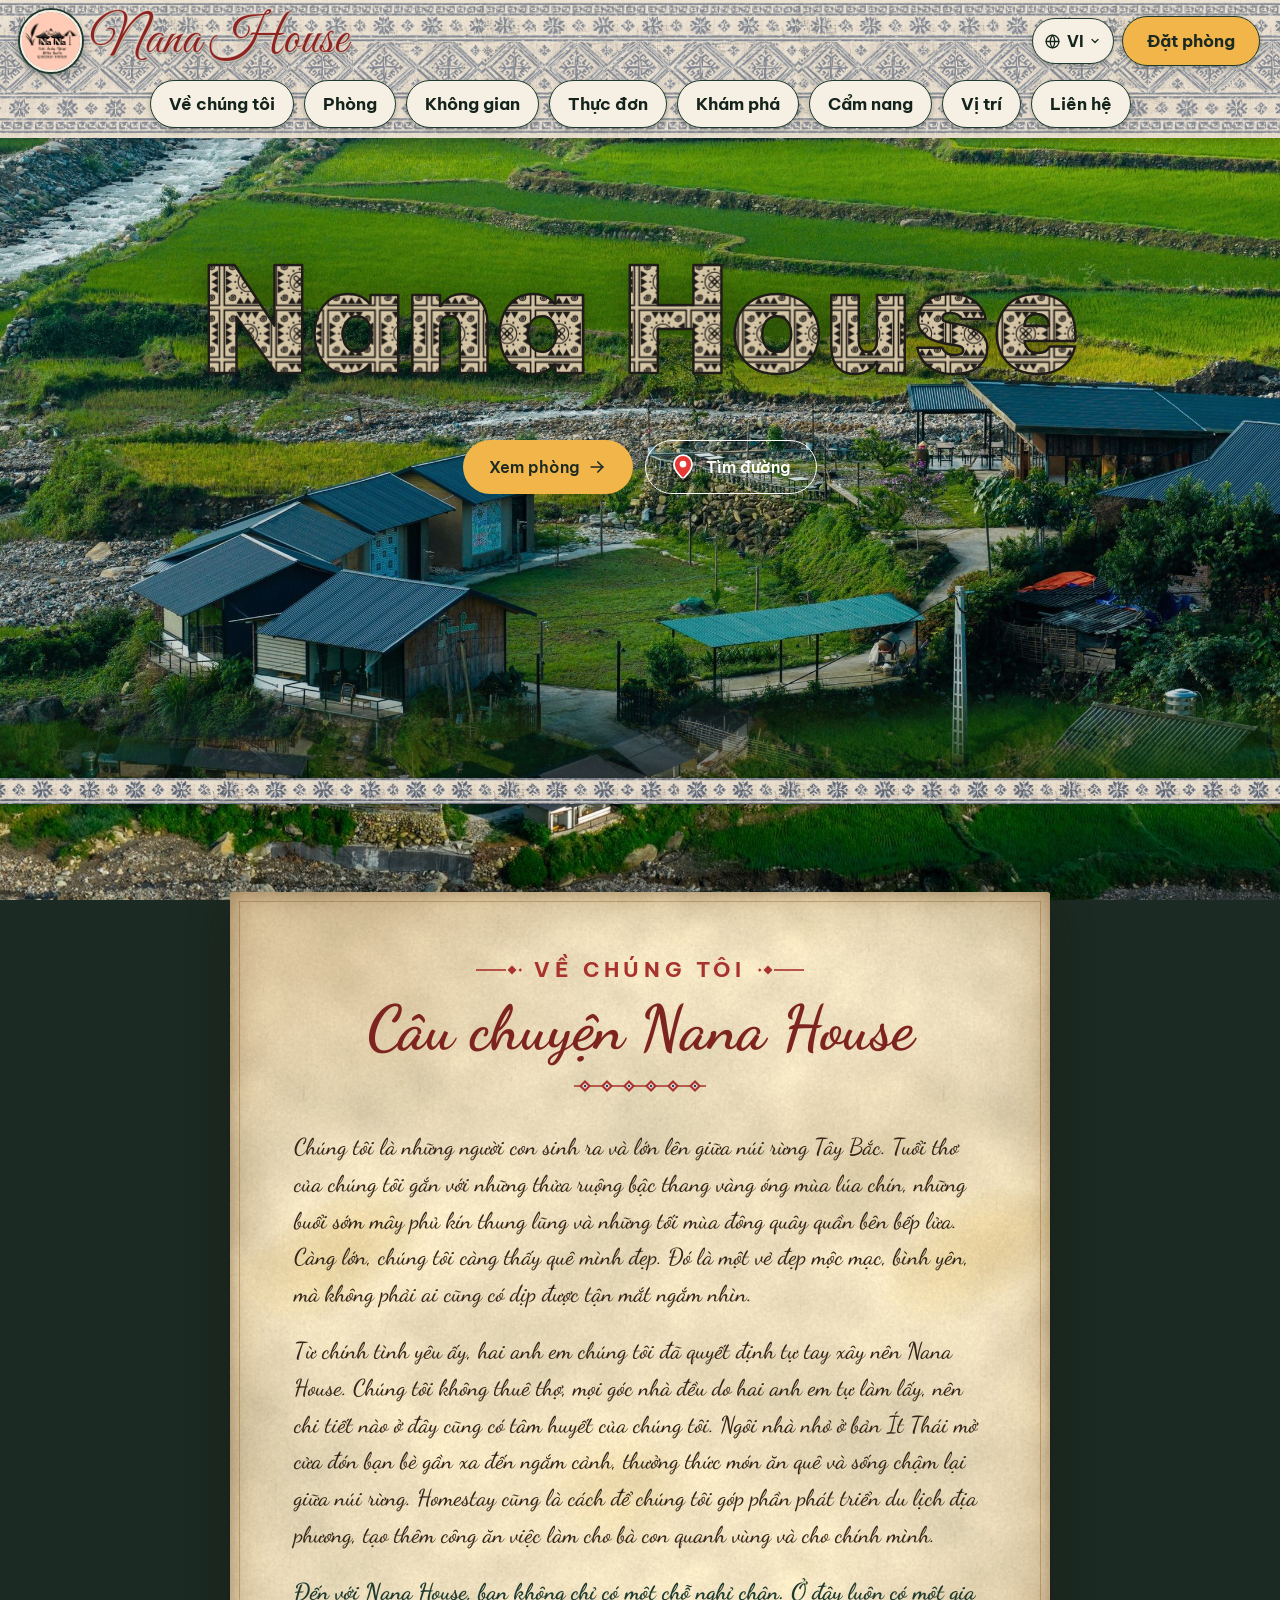
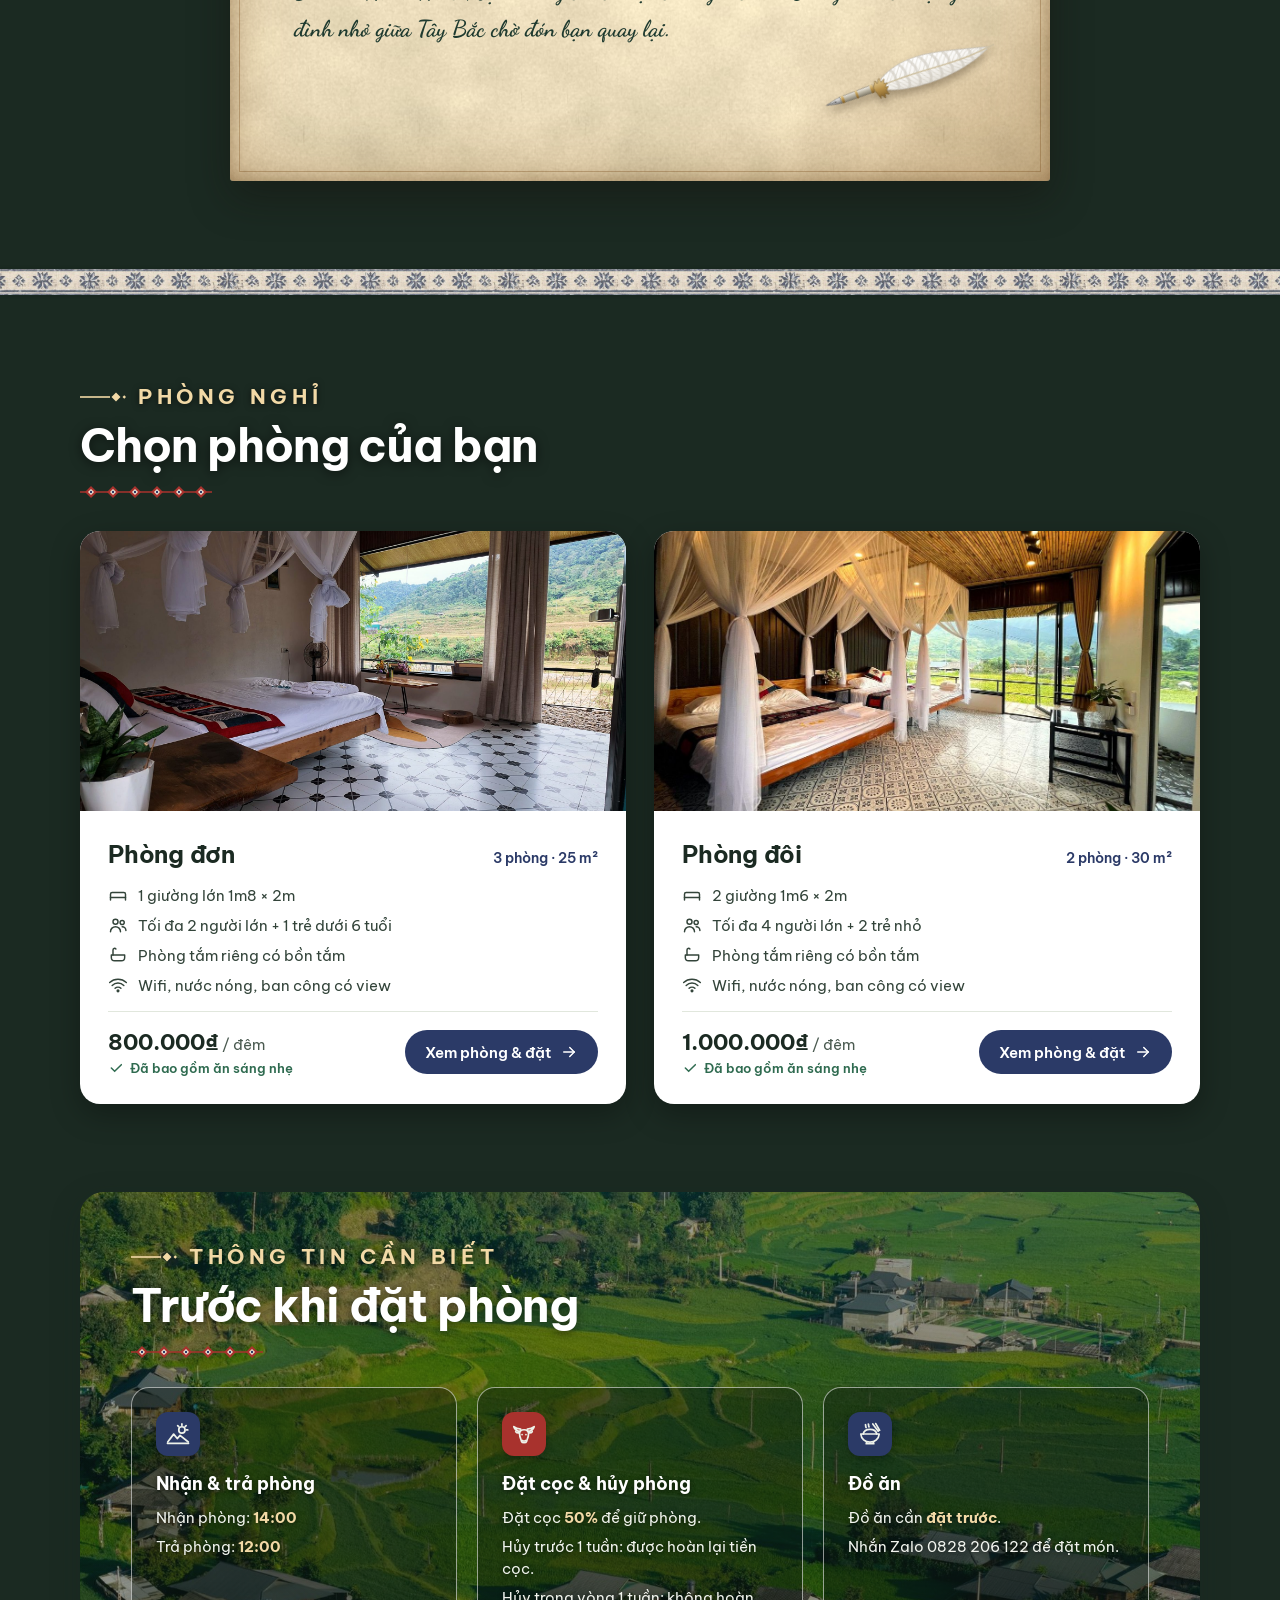
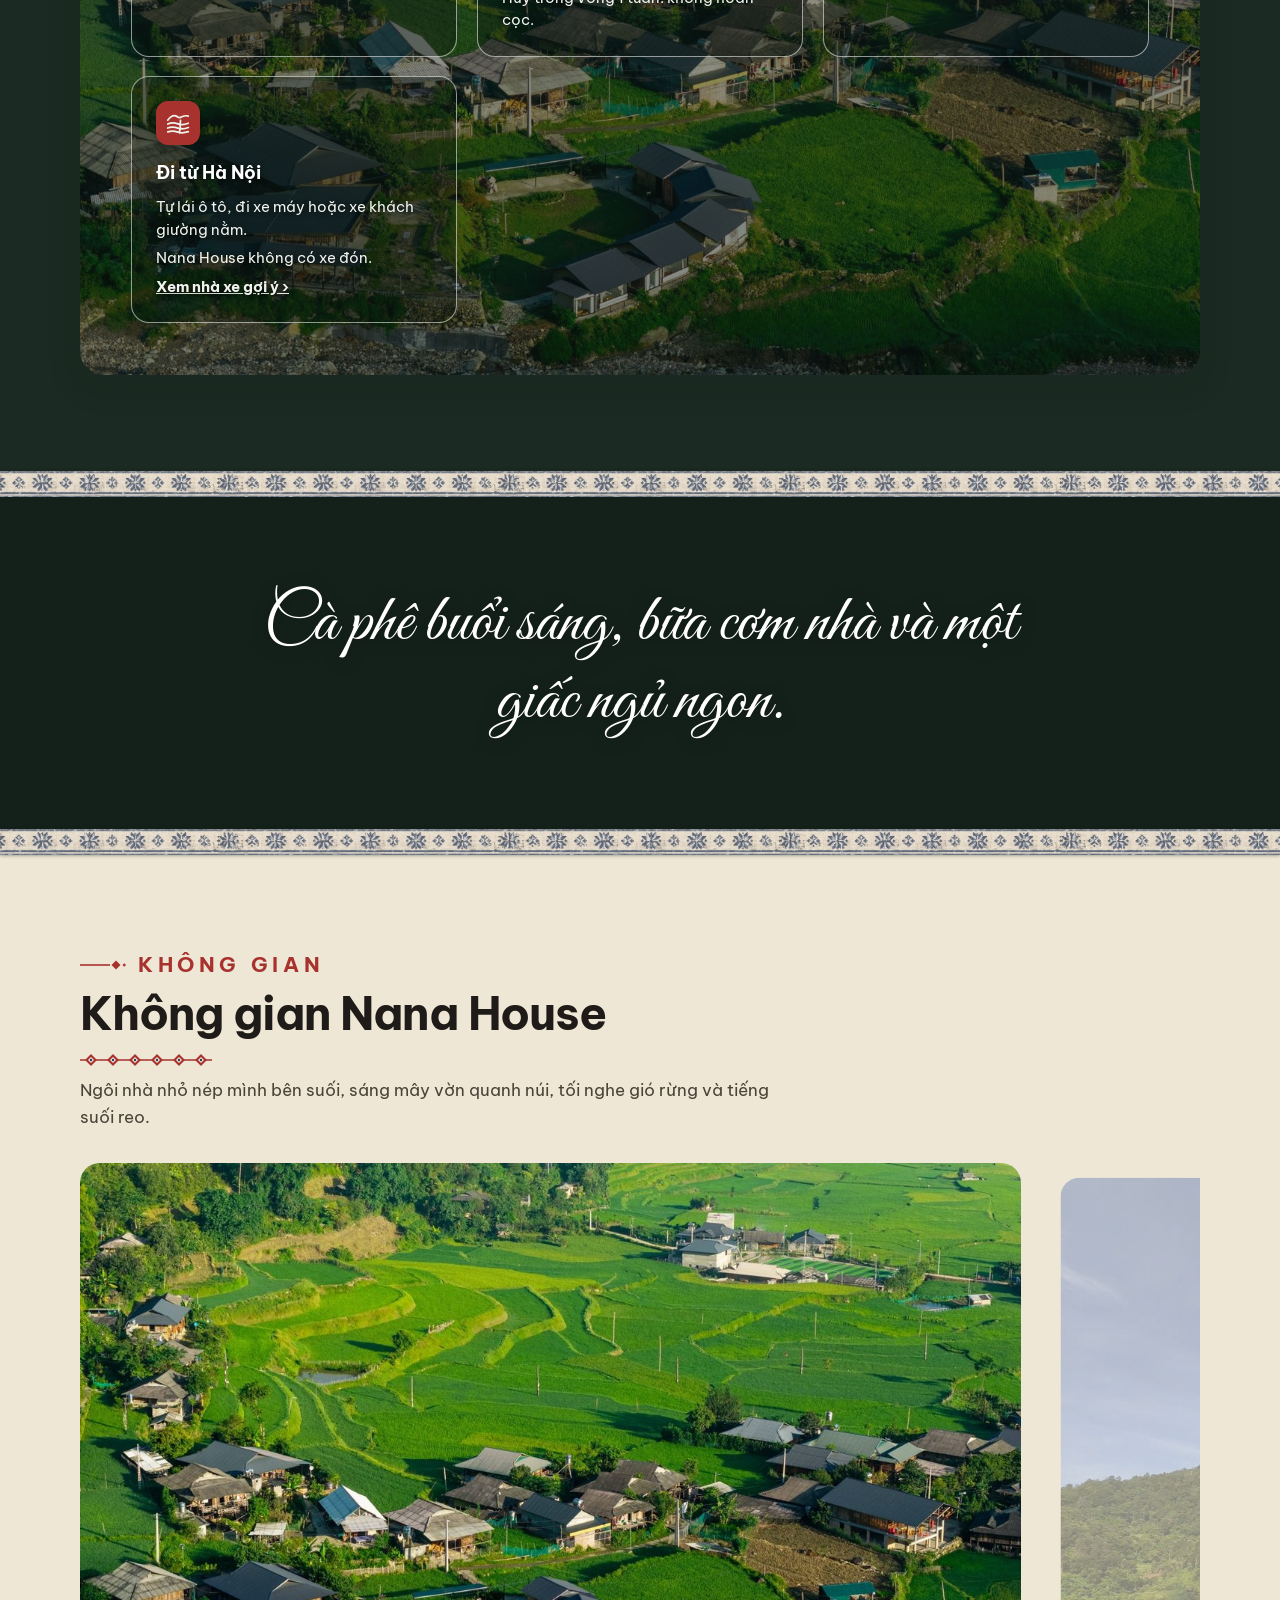
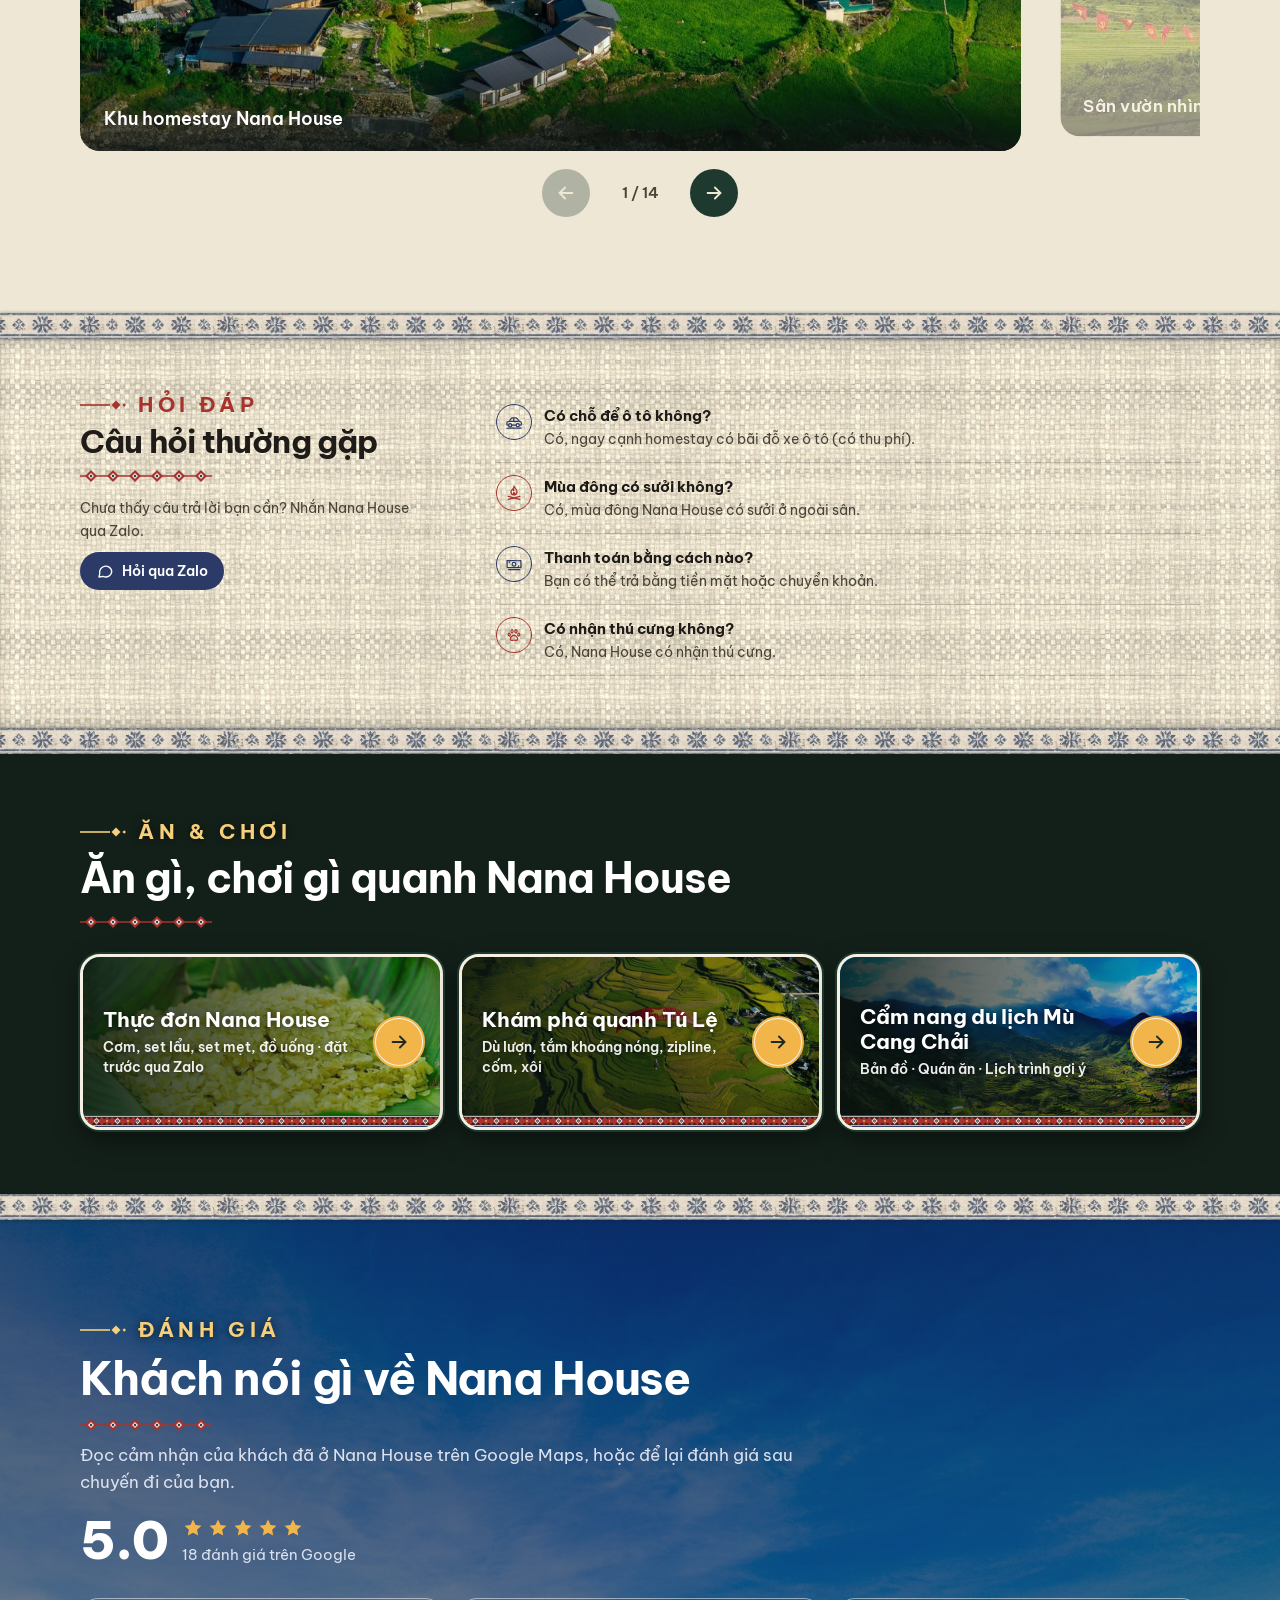
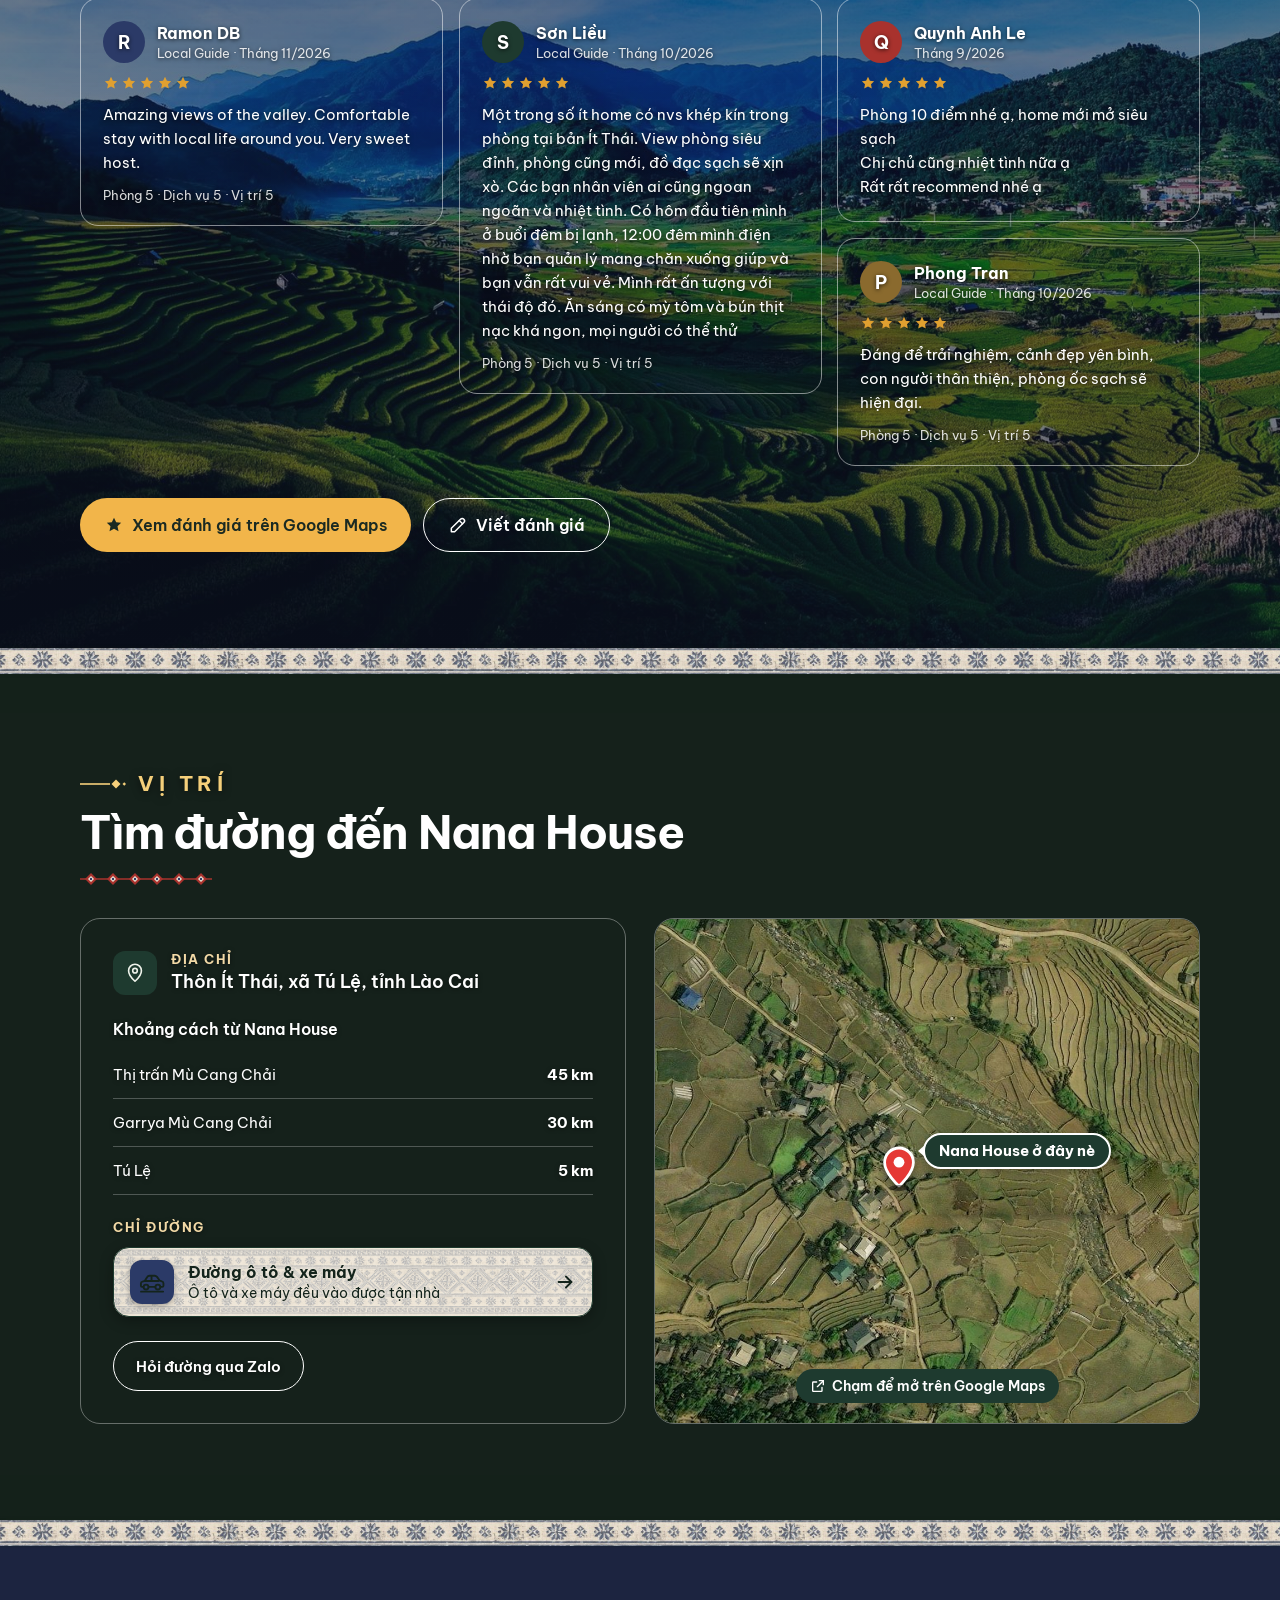
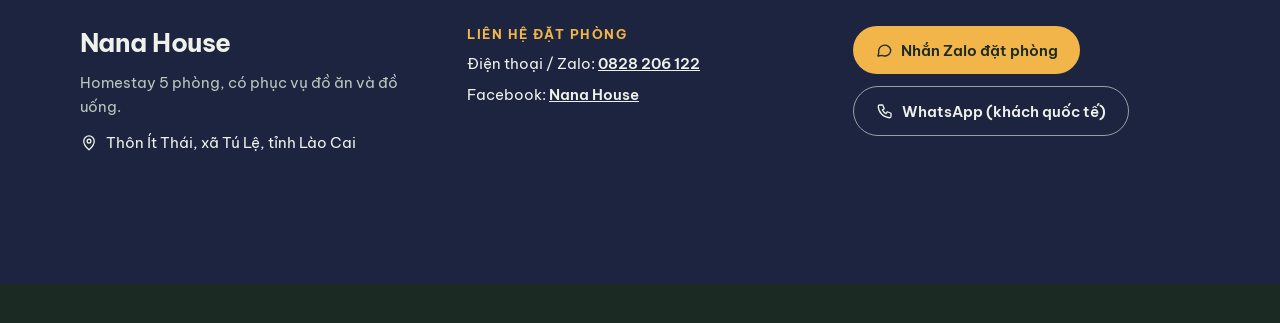
<file: index.html>
<!doctype html>
<html lang="vi">
<head>
<meta charset="utf-8">
<meta name="viewport" content="width=device-width, initial-scale=1">
<title>Nana House – Homestay ở Tú Lệ, Lào Cai</title>
<meta name="description" content="Nana House – homestay 5 phòng ở thôn Ít Thái, xã Tú Lệ, tỉnh Lào Cai. Phòng có bồn tắm, ban công nhìn ra ruộng bậc thang, có phục vụ đồ ăn, cà phê và đồ uống.">
<meta property="og:type" content="website">
<meta property="og:site_name" content="Nana House">
<meta property="og:title" content="Nana House – Homestay ở Tú Lệ, Lào Cai">
<meta property="og:description" content="Nana House – homestay 5 phòng ở thôn Ít Thái, xã Tú Lệ, tỉnh Lào Cai. Phòng có bồn tắm, ban công nhìn ra ruộng bậc thang, có phục vụ đồ ăn, cà phê và đồ uống.">
<meta property="og:image" content="https://nanahousetule.github.io/img/og-image.jpg">
<meta property="og:image:width" content="1200">
<meta property="og:image:height" content="630">
<meta property="og:url" content="https://nanahousetule.github.io/">
<meta name="twitter:card" content="summary_large_image">
<link rel="canonical" href="https://nanahousetule.github.io/">
<meta name="theme-color" content="#1E3A2F">
<link rel="icon" href="img/favicon.svg" type="image/svg+xml">
<link href="https://fonts.googleapis.com/css2?family=Be+Vietnam+Pro:wght@400;500;600;700;800;900&amp;family=Great+Vibes&amp;family=Dancing+Script:wght@500;600;700&amp;display=swap" rel="stylesheet">
<style>
html{scroll-behavior:smooth}
body{margin:0;font-family:'Be Vietnam Pro',system-ui,sans-serif;color:#1B2A22;background:#1B2A22}
.nh-bg{background:#2F5A2A url("img/home-bg.jpg") 45% 70% / cover no-repeat}
a{color:#1E4A38}a:hover{color:#12301F}
.lang-vi .en{display:none}
.lang-en .vi{display:none}
a:focus-visible,button:focus-visible{outline:3px solid #F2B54A;outline-offset:3px}
.nh-strip{display:block;height:26px;background:#E9DFCB url("img/vien-tho-cam.jpg") repeat-x center / auto 100%;box-shadow:0 1px 3px rgba(20,36,28,.3),0 -1px 3px rgba(20,36,28,.2);position:relative;z-index:2}
.nh-orn{display:block;width:132px;height:14px;margin-top:4px;background:url("img/brocade-sm.svg") repeat-x left center / auto 14px}
@keyframes nhUp{from{opacity:0;transform:perspective(1000px) translateY(70px) rotateX(22deg) scale(.96)}to{opacity:1;transform:none}}
@keyframes nhLeft{from{opacity:0;transform:perspective(1000px) translateX(-90px) rotateY(18deg)}to{opacity:1;transform:none}}
@keyframes nhRight{from{opacity:0;transform:perspective(1000px) translateX(90px) rotateY(-18deg)}to{opacity:1;transform:none}}
.rv-load{animation:nhUp 1.6s cubic-bezier(.16,.8,.24,1) both}
.rv-d2{animation-delay:.35s}
.nh-js .rv,.nh-js .rv-l,.nh-js .rv-r{opacity:0;transition:opacity 1.4s ease,transform 1.6s cubic-bezier(.16,.8,.24,1);will-change:opacity,transform}
.nh-js .rv,.nh-js .rv-l,.nh-js .rv-r{transform:perspective(1000px) translateY(80px) rotateX(14deg) scale(.97)}
.nh-js .is-in{opacity:1;transform:none}
.nh-car{position:relative;display:flex;flex-direction:column;gap:18px}
.nh-track{position:relative;display:flex;gap:16px;overflow-x:auto;overflow-y:hidden;scroll-snap-type:x mandatory;scroll-behavior:smooth;-webkit-overflow-scrolling:touch;overscroll-behavior-x:contain;scrollbar-width:none}
.nh-track::-webkit-scrollbar{display:none}
.nh-track:focus-visible{outline:3px solid #F2B54A;outline-offset:4px}
.nh-slide{position:relative;flex:0 0 84%;margin:0;scroll-snap-align:center;scroll-snap-stop:always;aspect-ratio:16/10;max-height:620px;border-radius:20px;overflow:hidden;background:#D8C9AA}
.nh-js .nh-slide{opacity:.45;transform:scale(.95);transition:opacity 1s ease,transform 1.1s cubic-bezier(.16,.8,.24,1)}
.nh-js .nh-slide.nh-on{opacity:1;transform:none}
.nh-slide img{display:block;width:100%;height:100%;object-fit:cover}
.nh-slide figcaption{position:absolute;left:0;right:0;bottom:0;padding:56px 24px 20px;background:linear-gradient(to top,rgba(14,20,16,.82),rgba(14,20,16,0));color:#FFFFFF;font-size:18px;font-weight:600;line-height:1.35}
.nh-ctrl{display:flex;align-items:center;justify-content:center;gap:14px}
.nh-arrow{width:48px;height:48px;border:0;border-radius:999px;background:#1E3A2F;color:#EFE7D6;display:flex;align-items:center;justify-content:center;cursor:pointer;transition:opacity .3s}
.nh-arrow:disabled{opacity:.3;cursor:default}
.nh-dots{display:flex;align-items:center}
.nh-dot{width:28px;height:44px;border:0;padding:0;background:transparent;display:flex;align-items:center;justify-content:center;cursor:pointer}
.nh-dot span{display:block;width:9px;height:9px;border-radius:999px;background:rgba(30,27,24,.28);transition:width .5s ease,background .5s ease}
.nh-dot.nh-on span{width:24px;background:#A8322D}
.nh-duo{display:grid;grid-template-columns:1fr 1fr;gap:4px;background:#EFE7D6}
.nh-duo img{min-width:0;min-height:0}
.nh-count{min-width:72px;text-align:center;font-size:15px;font-weight:600;color:#4A4338;font-variant-numeric:tabular-nums}
@media (max-width: 720px){.nh-slide{flex-basis:88%;aspect-ratio:4/3}.nh-slide figcaption{font-size:15px;padding:44px 16px 14px}}
.nh-faq{display:grid;grid-template-columns:minmax(240px,1fr) 2fr;gap:28px 64px;align-items:start}
@media (max-width: 860px){.nh-faq{grid-template-columns:1fr}}
.nh-revs article{background:transparent !important;border:1px solid rgba(255,255,255,.5);color:#FFFFFF !important;text-shadow:0 1px 4px rgba(0,0,0,.7)}
.nh-revs article p,.nh-revs article strong{color:#FFFFFF !important}
.nh-revs article strong+span,.nh-revs article p+p{color:rgba(255,255,255,.85) !important}
@media (prefers-reduced-motion: reduce){.rv-load{animation:none}.nh-js .rv,.nh-js .rv-l,.nh-js .rv-r{opacity:1;transform:none;transition:none}}
.nh-lg{font-family:inherit;font-size:13px;font-weight:700;min-width:44px;min-height:40px;padding:0 10px;border:0;border-radius:999px;cursor:pointer;background:transparent;color:#EEF2EA}.nh-lg[aria-pressed="true"]{background:#EEF2EA;color:#14241C}
[hidden]{display:none !important}

.nh-solo-in{animation:nhSoloIn .45s ease both}
@keyframes nhSoloIn{from{opacity:0;transform:translateY(16px)}to{opacity:1;transform:none}}
@media (prefers-reduced-motion: reduce){.nh-solo-in{animation:none}}

/* FAQ: compact */
#faq{padding:52px 20px !important}
#faq h2{font-size:clamp(24px,3.4vw,32px) !important}
#faq .nh-faq > div:first-child{gap:6px !important}
#faq .nh-faq > div:first-child p:not(.nh-eyebrow){font-size:14px !important}
#faq .nh-faq > div:first-child a{min-height:38px !important;padding:0 16px !important;font-size:14px !important}
#faq .nh-faq > div:last-child > div{padding:12px 0 !important;gap:12px !important}
#faq .nh-faq > div:last-child > div > span{width:34px !important;height:34px !important}
#faq .nh-faq > div:last-child > div > span svg{width:18px;height:18px}
#faq h3{font-size:15px !important}
#faq h3 + p{font-size:14px !important;line-height:1.5 !important}
/* Về chúng tôi: không có nền hoa văn, chữ viết tay như một lá thư */
#about .nh-hand{background:radial-gradient(ellipse 45% 30% at 12% 8%,rgba(150,95,30,.16),transparent 70%),radial-gradient(ellipse 40% 28% at 92% 94%,rgba(140,85,25,.18),transparent 70%),radial-gradient(ellipse 25% 18% at 80% 30%,rgba(160,110,40,.08),transparent 70%),#E9D8B2 url("img/giay-cu.jpg") center / 640px repeat !important;
  -webkit-backdrop-filter:none !important;backdrop-filter:none !important;border-radius:3px !important;outline-color:rgba(122,78,30,.35) !important;
  box-shadow:inset 0 0 70px rgba(115,72,22,.42),inset 0 0 16px rgba(95,58,18,.38),0 16px 40px rgba(20,16,10,.4) !important}
/* bút lông viết câu chuyện */
.nh-write{position:relative;padding-bottom:70px}
.nh-ch{opacity:0;transition:opacity .22s ease-out}
.nh-ch.on{opacity:1}
.nh-pen{position:absolute;left:0;top:0;width:0;height:0;z-index:3;pointer-events:none;transition:opacity .6s ease;will-change:transform}
.nh-pen svg{position:absolute;left:-12.5px;top:-130px;overflow:visible;filter:drop-shadow(2px 5px 4px rgba(40,25,10,.35))}
#about .nh-hand h2,#about .nh-hand p:not(.nh-eyebrow){font-family:'Dancing Script','Be Vietnam Pro',cursive !important;letter-spacing:0 !important}
#about .nh-hand h2{font-size:clamp(42px,6.5vw,62px) !important;font-weight:700 !important;line-height:1.15 !important;color:#7E2420}
#about .nh-hand p:not(.nh-eyebrow){font-size:clamp(20px,2.6vw,23px) !important;line-height:1.6 !important;font-weight:500;color:#33261A}
#about .nh-hand > div:last-child > p:last-of-type{font-weight:700 !important;color:#1E3A2F !important}

/* Ăn & chơi: three photo cards */
.nh-hub{background:rgba(12,22,17,.5);color:#FFFFFF;padding:64px 20px}
.nh-hub-in{max-width:1120px;margin:0 auto;display:flex;flex-direction:column;gap:24px}
.nh-hub-head{display:flex;flex-direction:column;gap:10px}
/* Ảnh nền riêng cho phần đầu trang (chữ Nana House to); một dải nhỏ ở đáy ảnh mờ dần, hoà vào nền chung của cả trang */
.nh-hero-bg{position:relative;isolation:isolate}
.nh-hero-bg::before{content:"";position:absolute;inset:0;z-index:-1;pointer-events:none;
  background:linear-gradient(rgba(12,22,17,.12),rgba(12,22,17,.2)),url("img/hero-nana-sm.jpg") 27% 88% / auto 128% no-repeat;
  -webkit-mask-image:linear-gradient(to bottom,#000 0%,#000 86%,transparent 100%);
          mask-image:linear-gradient(to bottom,#000 0%,#000 86%,transparent 100%)}
@media (max-width:899px) and (orientation:portrait){.nh-hero-bg::before{background-position:0 0,88% 70%;background-size:auto,cover}}
@media (min-width:900px){.nh-hero-bg::before{background:linear-gradient(rgba(12,22,17,.08),rgba(12,22,17,.15)),url("img/hero-nana.jpg") 40% 72% / cover no-repeat}}
/* Nhãn tên các mục chính (Về chúng tôi, Phòng nghỉ, ...): chữ to, giãn rộng, có đường kẻ hạt thoi thổ cẩm phía trước */
.nh-eyebrow{display:flex;align-items:center;gap:12px;margin:0;padding:0;background:none;
  font-size:clamp(17px,2.3vw,21px);font-weight:700;letter-spacing:.22em;text-transform:uppercase;line-height:1.3;color:#A8322D}
.nh-eyebrow::before,.nh-eyebrow-c::after{content:"";flex:none;width:46px;height:12px;background:currentColor;
  -webkit-mask:url("data:image/svg+xml,%3Csvg xmlns='http://www.w3.org/2000/svg' width='46' height='12' viewBox='0 0 46 12'%3E%3Cpath d='M0 6h30' stroke='%23000' stroke-width='1.6'/%3E%3Cpath d='M36 1.5l4.5 4.5-4.5 4.5-4.5-4.5z' fill='%23000'/%3E%3Cpath d='M42.5 6l1.75-1.75L46 6l-1.75 1.75z' fill='%23000'/%3E%3C/svg%3E") no-repeat center/contain;mask:url("data:image/svg+xml,%3Csvg xmlns='http://www.w3.org/2000/svg' width='46' height='12' viewBox='0 0 46 12'%3E%3Cpath d='M0 6h30' stroke='%23000' stroke-width='1.6'/%3E%3Cpath d='M36 1.5l4.5 4.5-4.5 4.5-4.5-4.5z' fill='%23000'/%3E%3Cpath d='M42.5 6l1.75-1.75L46 6l-1.75 1.75z' fill='%23000'/%3E%3C/svg%3E") no-repeat center/contain}
.nh-eyebrow-c{justify-content:center}
.nh-eyebrow-c::after{transform:scaleX(-1)}
.nh-eyebrow-d{color:#F5CF7A;text-shadow:0 1px 8px rgba(0,0,0,.65)}
.nh-eyebrow-d::before{filter:drop-shadow(0 1px 3px rgba(0,0,0,.6))}
.nh-hub h2{margin:0;font-size:clamp(28px,4vw,42px);line-height:1.1;letter-spacing:-.025em;font-weight:700}
.nh-hub-grid{display:grid;grid-template-columns:repeat(auto-fit,minmax(290px,1fr));gap:16px}
.nh-pcard{position:relative;display:block;height:170px;border-radius:20px;overflow:hidden;color:#FFFFFF;text-decoration:none;background-color:#27435A;background-size:cover;background-repeat:no-repeat;box-shadow:0 6px 22px rgba(0,0,0,.4)}
.nh-pcard:before{content:"";position:absolute;inset:0;background:linear-gradient(90deg,rgba(12,22,17,.84) 0%,rgba(12,22,17,.5) 62%,rgba(12,22,17,.18) 100%)}
.nh-pcard-in{position:absolute;left:20px;right:76px;top:50%;transform:translateY(-50%);text-shadow:0 1px 6px rgba(0,0,0,.6)}
.nh-pcard-t{display:block;font-size:21px;font-weight:700;line-height:1.2;letter-spacing:-.01em}
.nh-pcard-s{display:block;margin-top:6px;font-size:14px;font-weight:600;line-height:1.4;opacity:.92}
.nh-pcard-go{position:absolute;right:16px;top:50%;transform:translateY(-50%);width:46px;height:46px;border-radius:50%;background:#F2B54A;color:#1B2A22;display:flex;align-items:center;justify-content:center}
.nh-pcard-strip{position:absolute;left:0;right:0;bottom:0;height:12px;background:url("img/brocade.svg") repeat-x center / auto 12px}

/* Reviews: long reviews fold on phones */
@media (max-width:760px){.nh-rev-text.is-clamp{display:-webkit-box;-webkit-line-clamp:4;-webkit-box-orient:vertical;overflow:hidden}}
.nh-rev-more{align-self:flex-start;margin-top:-4px;padding:4px 0;border:0;background:none;color:#F2D9A6;font:700 14px/1.2 inherit;font-family:inherit;text-decoration:underline;cursor:pointer}

/* Quick booking */
.nh-quick{background:#FFFFFF;border:1.5px solid #1E3A2F;border-radius:20px;padding:24px;box-shadow:0 8px 24px rgba(30,27,24,.12);display:flex;flex-direction:column;gap:14px;color:#1E1B18}
.nh-quick-eyebrow{margin:0;font-size:13px;font-weight:700;letter-spacing:.14em;text-transform:uppercase;color:#A8322D}
.nh-quick h3{margin:4px 0 0;font-size:clamp(22px,3vw,28px);line-height:1.2;font-weight:700}
.nh-quick-sub{margin:6px 0 0;font-size:15px;line-height:1.55;color:#4A4338}
.nh-quick-form{display:grid;grid-template-columns:repeat(4,minmax(0,1fr));gap:12px}
.nh-q{display:flex;flex-direction:column;gap:6px;min-width:0}
.nh-q-wide{grid-column:span 2}
.nh-q-l{font-size:13px;font-weight:700;color:#1E3A2F}
.nh-q select,.nh-q input{width:100%;box-sizing:border-box;height:46px;padding:0 12px;border:1.5px solid #B9B2A2;border-radius:12px;background:#FAF7F1;color:#14241C;font:500 16px/1.2 'Be Vietnam Pro',system-ui,sans-serif;-webkit-appearance:none;appearance:none}
.nh-q select{background-image:linear-gradient(45deg,transparent 50%,#1E3A2F 50%),linear-gradient(135deg,#1E3A2F 50%,transparent 50%);background-position:calc(100% - 18px) 50%,calc(100% - 12px) 50%;background-size:6px 6px;background-repeat:no-repeat;padding-right:30px}
.nh-q select:focus,.nh-q input:focus{outline:3px solid #F2B54A;outline-offset:1px;border-color:#1E3A2F}
.nh-quick-warn{margin:0;padding:10px 14px;border-radius:12px;background:#FFF1EE;border:1.5px solid #A8322D;color:#8E2420;font-size:14px;font-weight:600;line-height:1.5}
.nh-quick-total{display:flex;justify-content:space-between;align-items:baseline;gap:12px;padding:12px 16px;border-radius:12px;background:#EEF2EA;font-size:15px;font-weight:600}
.nh-quick-sum{font-size:22px;color:#1E3A2F}
.nh-quick-fine{margin:-6px 0 0;font-size:13px;color:#6B6355}
.nh-quick-prev-l{margin:4px 0 -8px;font-size:13px;font-weight:700;color:#1E3A2F}
.nh-quick-msg{margin:0;padding:14px 16px;border-radius:12px;background:#FAF7F1;border:1px dashed #B9B2A2;white-space:pre-wrap;word-break:break-word;font:500 14px/1.6 'Be Vietnam Pro',system-ui,sans-serif;color:#2E2A24;-webkit-user-select:text;user-select:text}
.nh-quick-go{display:flex;align-items:center;justify-content:center;gap:10px;min-height:56px;border:0;border-radius:999px;background:#2B3A67;color:#FFFFFF;font:700 17px/1.2 'Be Vietnam Pro',system-ui,sans-serif;cursor:pointer;box-shadow:0 4px 14px rgba(43,58,103,.35)}
.nh-quick-go:hover{background:#22305A}
.nh-quick-done{margin:0;padding:12px 16px;border-radius:12px;background:#EEF7EA;border:1.5px solid #2E7D32;color:#1B4D20;font-size:15px;line-height:1.5}
@media (max-width:760px){.nh-quick{padding:18px}.nh-quick-form{grid-template-columns:1fr 1fr}.nh-q-wide{grid-column:1 / -1}}
.nh-room-img{display:block;overflow:hidden}
.nh-room-img img{transition:transform .6s ease}
.nh-room-img:hover img{transform:scale(1.04)}
/* Bấm vào bất kỳ chỗ nào trong khung phòng cũng mở trang phòng */
.nh-room-card{position:relative;cursor:pointer;transition:transform .25s ease,box-shadow .25s ease}
.nh-room-go::after{content:"";position:absolute;inset:0;z-index:1;border-radius:20px}
@media (hover:hover){.nh-room-card:hover{transform:translateY(-4px);box-shadow:0 14px 34px rgba(30,58,47,.14)}.nh-room-card:hover .nh-room-img img{transform:scale(1.04)}}

/* "Thông tin cần biết" trên trang chủ: nền ảnh bản làng và ruộng, các ô trong suốt */
.nh-info-photo{position:relative;border-radius:24px;overflow:hidden;padding:clamp(28px,4vw,52px);color:#FFFFFF;
  background:linear-gradient(rgba(12,22,17,.42),rgba(12,22,17,.5)),#2F5A2A url("img/thong-tin-bg.jpg") 40% 85% / cover no-repeat;box-shadow:0 10px 30px rgba(20,36,28,.25)}
@media (max-width:760px){.nh-info-photo{margin:0 -10px;padding:26px 18px;background-image:linear-gradient(rgba(12,22,17,.42),rgba(12,22,17,.52)),url("img/thong-tin-bg-sm.jpg");background-position:center,50% 80%}}
.nh-info-photo .rv > p:first-child{color:#F2D9A6 !important}
.nh-info-photo h2{color:#FFFFFF;text-shadow:0 2px 10px rgba(0,0,0,.5)}
.nh-info-photo > div:last-child > .rv{background:rgba(12,22,17,.38) !important;border:1.5px solid rgba(255,255,255,.55);color:#FFFFFF;text-shadow:0 1px 5px rgba(0,0,0,.6)}
.nh-info-photo h3{color:#FFFFFF}
.nh-info-photo ul{color:#F1F4EE !important}
.nh-info-photo strong{color:#F2D9A6 !important}
.nh-info-photo > div:last-child > .rv > span:first-child{box-shadow:0 2px 8px rgba(0,0,0,.3)}

/* Phần Phòng nghỉ: nền trong suốt, thấy ảnh ruộng phía sau */
.nh-rooms-sec #rooms > .rv:first-child > p:first-child{color:#F2D9A6 !important;text-shadow:0 1px 6px rgba(0,0,0,.6)}
.nh-rooms-sec #rooms > .rv:first-child h2{color:#FFFFFF;text-shadow:0 2px 12px rgba(0,0,0,.55)}
.nh-rooms-sec .nh-room-card{box-shadow:0 10px 30px rgba(0,0,0,.3)}

/* Nút "Đường ô tô & xe máy": nền thổ cẩm giống thanh menu */
.nh-route-btn{background:linear-gradient(rgba(246,240,228,.72),rgba(246,240,228,.72)),#E9DFCB url("img/header-tho-cam.jpg") center / auto 100% repeat-x !important;
  border:1.5px solid #1E3A2F !important;color:#14241C !important;box-shadow:0 4px 14px rgba(0,0,0,.3);text-shadow:0 0 6px #F6F0E4,0 0 2px #F6F0E4}
.nh-route-btn span{color:#14241C !important}
.nh-route-btn > span:first-child{box-shadow:0 2px 6px rgba(0,0,0,.3);text-shadow:none}
.nh-route-btn:hover{filter:brightness(1.05)}

/* Ba thẻ Ăn gì, chơi gì: viền kem + viền ngoài xanh đậm cho nổi */
.nh-pcard{border:3px solid #F6F0E4;box-shadow:0 0 0 2px #1E3A2F,0 10px 28px rgba(0,0,0,.45);transition:transform .2s ease,box-shadow .2s ease}
@media (hover:hover){.nh-pcard:hover{transform:translateY(-3px);box-shadow:0 0 0 2px #F2B54A,0 14px 32px rgba(0,0,0,.5)}}
.nh-pcard:focus-visible{outline:3px solid #F2B54A;outline-offset:4px}
.nh-pcard-go{border:2px solid #F6F0E4}
/* Mũi tên ở 3 thẻ Ăn gì, chơi gì: nhích sang phải liên tục + vòng sáng lan ra để mời khách bấm */
.nh-pcard-go svg{animation:nhGoNudge 1.8s ease-in-out infinite}
.nh-pcard-go::after{content:"";position:absolute;inset:-3px;border-radius:50%;border:2.5px solid #F2B54A;pointer-events:none;animation:nhGoRing 1.8s ease-out infinite}
@keyframes nhGoNudge{0%,60%,100%{transform:translateX(0)}22%{transform:translateX(6px)}38%{transform:translateX(-1px)}48%{transform:translateX(3px)}}
@keyframes nhGoRing{0%{transform:scale(1);opacity:.95}75%,100%{transform:scale(1.65);opacity:0}}
#explore .nh-pcard-go svg,#explore .nh-pcard-go::after{animation-delay:.6s}
#mucangchai .nh-pcard-go svg,#mucangchai .nh-pcard-go::after{animation-delay:1.2s}
@media (hover:hover){.nh-pcard:hover .nh-pcard-go{background:#FFD27A}}

/* Ô thời tiết nhỏ trong phần Vị trí */
.nh-wx-chip{align-self:flex-start;display:inline-flex;align-items:center;flex-wrap:wrap;gap:10px;padding:10px 18px;border-radius:999px;
  background:rgba(20,36,28,.62);border:1.5px solid rgba(255,255,255,.55);color:#FFFFFF;text-decoration:none;font-size:15px;line-height:1.4;box-shadow:0 4px 14px rgba(0,0,0,.3)}
.nh-wx-chip[hidden]{display:none}
.nh-wx-chip svg{flex:none;color:#F2D9A6}
.nh-wx-chip b{font-size:17px}
.nh-wx-chip-go{font-weight:700;color:#F2D9A6;white-space:nowrap}
@media (max-width:560px){.nh-wx-chip{border-radius:18px;font-size:14px}}

/* Chữ Nana House lượn sóng nhẹ (logo đứng yên) */
.nh-brand-live .nh-brand-t{display:inline-flex;padding:2px 0;margin:-2px 0}
.nh-brand-live .nh-brand-t span{display:inline-block;animation:nhLetterGlide 3.6s ease-in-out infinite;animation-delay:calc(var(--i) * .12s)}
@keyframes nhLetterGlide{0%,100%{transform:translateY(0)}30%{transform:translateY(-3px) rotate(-2deg)}60%{transform:translateY(1px) rotate(1.5deg)}}

/* Nút Tìm đường: ghim bản đồ nảy lên rồi đáp xuống */
.nh-pin-wrap{position:relative;display:inline-flex;align-items:flex-end;justify-content:center;width:30px;height:34px;margin:-6px 0 -2px -4px}
.nh-pin{display:block;transform-origin:50% 100%;animation:nhPinBounce 1.6s cubic-bezier(.3,.6,.4,1) infinite;filter:drop-shadow(0 2px 2px rgba(0,0,0,.35))}
.nh-pin-shadow{position:absolute;left:50%;bottom:0;width:14px;height:4px;margin-left:-7px;border-radius:50%;background:rgba(0,0,0,.45);animation:nhPinShadow 1.6s cubic-bezier(.3,.6,.4,1) infinite}
@keyframes nhPinBounce{
 0%{transform:translateY(0) scale(1.08,.9)}
 12%{transform:translateY(0) scale(.95,1.06)}
 40%{transform:translateY(-11px) scale(1)}
 62%{transform:translateY(0) scale(1)}
 70%{transform:translateY(0) scale(1.1,.88)}
 80%{transform:translateY(-3px) scale(1)}
 90%,100%{transform:translateY(0) scale(1)}}
@keyframes nhPinShadow{0%,62%,90%,100%{transform:scale(1);opacity:.55}40%{transform:scale(.55);opacity:.25}80%{transform:scale(.85);opacity:.45}}

/* Bản đồ "Tìm đường đến Nana House": ghim nhọn nảy đúng chỗ nhà */
.nh-mappin{position:absolute;left:36%;top:52%;width:0;height:0;z-index:1;pointer-events:none}
.nh-mappin .nh-pin-wrap{position:absolute;left:-24px;bottom:-4px;width:48px;height:56px;margin:0}
.nh-mappin .nh-pin{filter:drop-shadow(0 3px 3px rgba(0,0,0,.45))}
.nh-mappin .nh-pin-shadow{width:20px;height:6px;margin-left:-10px}
.nh-mappin-t{position:absolute;left:24px;bottom:18px;width:max-content;white-space:nowrap;padding:7px 14px;border-radius:18px;background:#1E3A2F;color:#FFFFFF;border:2px solid #FFFFFF;font-size:15px;font-weight:700;line-height:1.2;box-shadow:0 4px 12px rgba(0,0,0,.35)}
.nh-mappin-t::before{content:"";position:absolute;left:-7px;top:50%;margin-top:-6px;border:6px solid transparent;border-left:0;border-right:7px solid #FFFFFF}

/* Câu trích dẫn đổi lần lượt, mỗi câu 5 giây */
.nh-qrot{display:grid;max-width:820px;margin:0 auto}
.nh-q-line{grid-area:1/1;align-self:center;margin:0;font-family:'Great Vibes','Be Vietnam Pro',cursive;font-size:clamp(38px,5.6vw,68px);line-height:1.15;font-weight:400;text-shadow:0 3px 16px rgba(0,0,0,.35);
  opacity:0;transform:translateY(6px);transition:opacity 1.8s ease-in-out,transform 1.8s ease-in-out;pointer-events:none}
.nh-q-line.is-on{opacity:1;transform:none;pointer-events:auto;transition-delay:.9s}
.nh-q-line.is-out{opacity:0;transform:translateY(-6px)}
</style>
<link rel="stylesheet" href="css/header.css">
<script>try{(function(){var v=sessionStorage.getItem('nh-nav-in');if(!v)return;sessionStorage.removeItem('nh-nav-in');var h=document.documentElement;h.className+=' nh-navin';addEventListener('load',function(){setTimeout(function(){h.classList.remove('nh-navin');},900);});})()}catch(e){}</script>
</head>
<body>
<div id="nh-root" class="lang-vi" style="position: relative; font-family: 'Be Vietnam Pro', system-ui, sans-serif; color: #1B2A22">

<div class="nh-bg" aria-hidden="true" style="position: fixed; top: 0; right: 0; bottom: 0; left: 0; z-index: 0"></div>

<div style="position: relative; z-index: 1; overflow-x: clip">

<header class="nh-head">
<div class="nh-head-in">
<a href="#top" class="nh-brand nh-brand-live" aria-label="Nana House"><img src="img/logo-nana.png" alt="" width="52" height="52"><span class="nh-brand-t" aria-hidden="true"><span style="--i:0">N</span><span style="--i:1">a</span><span style="--i:2">n</span><span style="--i:3">a</span><span style="--i:4">&nbsp;</span><span style="--i:5">H</span><span style="--i:6">o</span><span style="--i:7">u</span><span style="--i:8">s</span><span style="--i:9">e</span></span></a>
<nav class="nh-nav" aria-label="Menu">
<a href="#about"><span class="vi">Về chúng tôi</span><span class="en">About us</span></a>
<a href="#rooms"><span class="vi">Phòng</span><span class="en">Rooms</span></a>
<a href="#space"><span class="vi">Không gian</span><span class="en">Our space</span></a>
<a href="thuc-don.html"><span class="vi">Thực đơn</span><span class="en">Menu</span></a>
<a href="kham-pha.html"><span class="vi">Khám phá</span><span class="en">Explore</span></a>
<a href="mu-cang-chai.html"><span class="vi">Cẩm nang</span><span class="en">Travel guide</span></a>
<a href="#location"><span class="vi">Vị trí</span><span class="en">Location</span></a>
<a href="lien-he.html"><span class="vi">Liên hệ</span><span class="en">Contact</span></a>
</nav>
<div class="nh-head-r">
<div class="nh-langs">
<button type="button" class="nh-lang-btn" aria-haspopup="true" aria-expanded="false" aria-label="Ngôn ngữ / Language"><svg width="17" height="17" viewBox="0 0 24 24" fill="none" stroke="currentColor" stroke-width="1.8" stroke-linecap="round" stroke-linejoin="round" aria-hidden="true"><circle cx="12" cy="12" r="9"></circle><path d="M3 12h18"></path><path d="M12 3a14 14 0 0 1 0 18a14 14 0 0 1 0-18z"></path></svg><span class="nh-lang-cur">VI</span><svg class="nh-lang-car" width="12" height="12" viewBox="0 0 24 24" fill="none" stroke="currentColor" stroke-width="2.4" stroke-linecap="round" stroke-linejoin="round" aria-hidden="true"><path d="M6 9l6 6 6-6"></path></svg></button>
<div class="nh-lang-menu" translate="no">
<button type="button" class="nh-lg" data-lang="vi" aria-pressed="true" lang="vi">Tiếng Việt</button>
<button type="button" class="nh-lg" data-lang="en" aria-pressed="false" lang="en">English</button>
<button type="button" class="nh-lg" data-lang="ko" aria-pressed="false" lang="ko">한국어</button>
<button type="button" class="nh-lg" data-lang="zh" aria-pressed="false" lang="zh">中文</button>
<button type="button" class="nh-lg" data-lang="fr" aria-pressed="false" lang="fr">Français</button>
<button type="button" class="nh-lg" data-lang="ru" aria-pressed="false" lang="ru">Русский</button>
<button type="button" class="nh-lg" data-lang="de" aria-pressed="false" lang="de">Deutsch</button>
<p class="nh-lang-sep"><span class="vi">Ngôn ngữ khác (Google Dịch)</span><span class="en">More languages (Google Translate)</span></p>
<div class="nh-lang-gt">
<a data-gt="ja" lang="ja" rel="noopener">日本語</a>
<a data-gt="th" lang="th" rel="noopener">ไทย</a>
<a data-gt="es" lang="es" rel="noopener">Español</a>
<a data-gt="it" lang="it" rel="noopener">Italiano</a>
<a data-gt="nl" lang="nl" rel="noopener">Nederlands</a>
<a data-gt="iw" lang="he" rel="noopener">עברית</a>
<a data-gt="hi" lang="hi" rel="noopener">हिन्दी</a>
<a data-gt="ne" lang="ne" rel="noopener">नेपाली</a>
<a data-gt="id" lang="id" rel="noopener">Indonesia</a>
</div>
</div>
</div>
<a href="dat-phong.html" class="nh-book"><span class="vi">Đặt phòng</span><span class="en">Book now</span></a>
</div>
</div>
</header>
<div id="nh-head-space" class="nh-head-space" aria-hidden="true"></div>
<a class="nh-backbar" data-solo href="#top"><svg width="18" height="18" viewBox="0 0 24 24" fill="none" stroke="currentColor" stroke-width="2.2" stroke-linecap="round" stroke-linejoin="round" aria-hidden="true"><path d="M19 12H5"></path><path d="M11 18l-6-6 6-6"></path></svg><span class="vi">Quay lại</span><span class="en">Back</span></a>

<section id="top" class="nh-hero-bg" style="min-height: 640px; display: flex; align-items: center; background: rgba(12, 22, 17, 0.42); color: #FFFFFF">
<div style="max-width: 1120px; width: 100%; margin: 0 auto; padding: 96px 24px; box-sizing: border-box; display: flex; flex-direction: column; align-items: center; gap: 36px; text-align: center">
<h1 class="rv-load" style="margin: 0; width: 100%; display: flex; justify-content: center">
<svg viewBox="0 0 1160 210" role="img" aria-label="Nana House" style="width: 100%; max-width: 940px; height: auto; overflow: visible; filter: drop-shadow(0 4px 18px rgba(0, 0, 0, 0.35))">
<defs>
<pattern id="nhHemp" patternUnits="userSpaceOnUse" width="4" height="4">
<rect width="4" height="4" fill="#D8C9AA"></rect>
<rect width="4" height="0.8" fill="#C8B794"></rect>
<rect width="0.8" height="4" fill="#CFBF9E"></rect>
</pattern>
<pattern id="nhHmong" patternUnits="userSpaceOnUse" x="0" y="27" width="64" height="64">
<rect width="64" height="64" fill="url(#nhHemp)"></rect>
<rect x="3" y="3" width="58" height="58" fill="none" stroke="#1E1B18" stroke-width="2"></rect>
<path d="M18 5 L22.7 13 L27.3 5 Z M27.3 5 L32 13 L36.7 5 Z M36.7 5 L41.3 13 L46 5 Z" fill="#1E1B18"></path>
<path d="M18 59 L22.7 51 L27.3 59 Z M27.3 59 L32 51 L36.7 59 Z M36.7 59 L41.3 51 L46 59 Z" fill="#1E1B18"></path>
<path d="M5 18 L13 22.7 L5 27.3 Z M5 27.3 L13 32 L5 36.7 Z M5 36.7 L13 41.3 L5 46 Z" fill="#1E1B18"></path>
<path d="M59 18 L51 22.7 L59 27.3 Z M59 27.3 L51 32 L59 36.7 Z M59 36.7 L51 41.3 L59 46 Z" fill="#1E1B18"></path>
<g fill="none" stroke="#1E1B18" stroke-width="1.4" stroke-linecap="round">
<path d="M13 13 A1 1 0 0 1 15 13 A2 2 0 0 1 11 13 A3 3 0 0 1 17 13 A4 4 0 0 1 9 13"></path>
<path d="M51 13 A1 1 0 0 1 53 13 A2 2 0 0 1 49 13 A3 3 0 0 1 55 13 A4 4 0 0 1 47 13"></path>
<path d="M13 51 A1 1 0 0 1 15 51 A2 2 0 0 1 11 51 A3 3 0 0 1 17 51 A4 4 0 0 1 9 51"></path>
<path d="M51 51 A1 1 0 0 1 53 51 A2 2 0 0 1 49 51 A3 3 0 0 1 55 51 A4 4 0 0 1 47 51"></path>
<circle cx="32" cy="32" r="12"></circle>
<g transform="rotate(45 32 32)">
<rect x="29.5" y="23" width="5" height="18" rx="2.5"></rect>
<rect x="23" y="29.5" width="18" height="5" rx="2.5"></rect>
</g>
</g>
<g fill="#1E1B18">
<circle cx="47.5" cy="32" r="1.3"></circle>
<circle cx="45.42" cy="39.75" r="1.3"></circle>
<circle cx="39.75" cy="45.42" r="1.3"></circle>
<circle cx="32" cy="47.5" r="1.3"></circle>
<circle cx="24.25" cy="45.42" r="1.3"></circle>
<circle cx="18.58" cy="39.75" r="1.3"></circle>
<circle cx="16.5" cy="32" r="1.3"></circle>
<circle cx="18.58" cy="24.25" r="1.3"></circle>
<circle cx="24.25" cy="18.58" r="1.3"></circle>
<circle cx="32" cy="16.5" r="1.3"></circle>
<circle cx="39.75" cy="18.58" r="1.3"></circle>
<circle cx="45.42" cy="24.25" r="1.3"></circle>
<circle cx="32" cy="32" r="3.4"></circle>
</g>
<circle cx="32" cy="32" r="1.4" fill="#D8C9AA"></circle>
</pattern>
</defs>
<text x="580" y="172" text-anchor="middle" font-family="'Be Vietnam Pro', system-ui, sans-serif" font-weight="900" font-size="180" letter-spacing="-2" fill="url(#nhHmong)" stroke="#1E1B18" stroke-width="3" stroke-linejoin="round">Nana House</text>
</svg>
</h1>
<div class="rv-load rv-d2" style="display: flex; flex-wrap: wrap; justify-content: center; gap: 12px">
<a href="#rooms" style="display: inline-flex; align-items: center; gap: 8px; min-height: 52px; padding: 0 26px; border-radius: 999px; background: #F2B54A; color: #1B2A22; text-decoration: none; font-size: 16px; font-weight: 600"><span class="vi">Xem phòng</span><span class="en">See rooms</span>
<svg width="20" height="20" viewBox="0 0 24 24" fill="none" stroke="currentColor" stroke-width="2" stroke-linecap="round" stroke-linejoin="round" aria-hidden="true"><path d="M5 12h14"></path><path d="M13 6l6 6-6 6"></path></svg></a>
<a href="https://www.google.com/maps/dir/?api=1&amp;destination=21.76900,104.26577&amp;travelmode=driving" target="_blank" rel="noopener" style="display: inline-flex; align-items: center; gap: 8px; min-height: 52px; padding: 0 26px; border-radius: 999px; border: 1.5px solid #FFFFFF; color: #FFFFFF; text-decoration: none; font-size: 16px; font-weight: 600">
<span class="nh-pin-wrap" aria-hidden="true"><svg class="nh-pin" width="30" height="30" viewBox="0 0 24 24" aria-hidden="true"><path d="M12 21.5s-7.2-6.3-7.2-11.8A7.2 7.2 0 0 1 19.2 9.7C19.2 15.2 12 21.5 12 21.5z" fill="#E53935" stroke="#FFFFFF" stroke-width="1.4" stroke-linejoin="round"></path><circle cx="12" cy="9.6" r="2.7" fill="#FFFFFF"></circle></svg><span class="nh-pin-shadow"></span></span>
<span class="vi">Tìm đường</span><span class="en">Get directions</span></a>
</div>
</div>
</section>

<div class="nh-strip" aria-hidden="true"></div>
<section id="about" style="background: transparent; color: #1E1B18; padding: 88px 14px; scroll-margin-top: 70px">
<div class="nh-hand" style="max-width: 820px; margin: 0 auto; padding: clamp(40px, 6vw, 64px) clamp(22px, 6vw, 64px); box-sizing: border-box; border-radius: 6px; background: rgba(246, 241, 232, 0.78); -webkit-backdrop-filter: blur(1.5px); backdrop-filter: blur(1.5px); outline: 1.5px solid rgba(168, 50, 45, 0.45); outline-offset: -10px; box-shadow: 0 14px 40px rgba(30, 27, 24, 0.25); display: flex; flex-direction: column; gap: 36px">
<div class="rv" style="display: flex; flex-direction: column; align-items: center; gap: 10px; text-align: center">
<p class="nh-eyebrow nh-eyebrow-c"><span class="vi">Về chúng tôi</span><span class="en">About us</span></p>
<h2 style="margin: 0; font-size: clamp(32px, 4.5vw, 46px); line-height: 1.1; letter-spacing: -0.025em; font-weight: 700"><span class="vi">Câu chuyện Nana House</span><span class="en">The Nana House story</span></h2>
<span class="nh-orn" aria-hidden="true"></span>
</div>
<div class="rv" style="display: flex; flex-direction: column; gap: 20px; font-size: 17px; line-height: 1.75; color: #3F3A30">
<p style="margin: 0"><span class="vi">Chúng tôi là những người con sinh ra và lớn lên giữa núi rừng Tây Bắc. Tuổi thơ của chúng tôi gắn với những thửa ruộng bậc thang vàng óng mùa lúa chín, những buổi sớm mây phủ kín thung lũng và những tối mùa đông quây quần bên bếp lửa. Càng lớn, chúng tôi càng thấy quê mình đẹp. Đó là một vẻ đẹp mộc mạc, bình yên, mà không phải ai cũng có dịp được tận mắt ngắm nhìn.</span><span class="en">We were born and raised in the mountains of Northwest Vietnam. Our childhood was golden terraced rice fields at harvest time, mornings when clouds filled the valley, and winter evenings gathered around the fire. The older we grew, the more we realised how beautiful our homeland is. Its beauty is simple and peaceful, and not everyone gets the chance to see it for themselves.</span></p>
<p style="margin: 0"><span class="vi">Từ chính tình yêu ấy, hai anh em chúng tôi đã quyết định tự tay xây nên Nana House. Chúng tôi không thuê thợ, mọi góc nhà đều do hai anh em tự làm lấy, nên chi tiết nào ở đây cũng có tâm huyết của chúng tôi. Ngôi nhà nhỏ ở bản Ít Thái mở cửa đón bạn bè gần xa đến ngắm cảnh, thưởng thức món ăn quê và sống chậm lại giữa núi rừng. Homestay cũng là cách để chúng tôi góp phần phát triển du lịch địa phương, tạo thêm công ăn việc làm cho bà con quanh vùng và cho chính mình.</span><span class="en">That love is what led us, two siblings, to build Nana House with our own hands. We hired no builders, so every corner of the house is our own work and carries our hearts in it. Our small home in Ít Thái village welcomes friends from near and far to take in the scenery, taste local food and slow down among the mountains. The homestay is also our way of helping tourism grow here and creating jobs for local people, and for ourselves.</span></p>
<p style="margin: 0; font-weight: 600; color: #1E3A2F"><span class="vi">Đến với Nana House, bạn không chỉ có một chỗ nghỉ chân. Ở đây luôn có một gia đình nhỏ giữa Tây Bắc chờ đón bạn quay lại.</span><span class="en">At Nana House you'll find more than a place to stay. There will always be a small family in the Northwest waiting to welcome you back.</span></p>
</div>
</div>
</section>

<div class="nh-strip" aria-hidden="true"></div>
<section class="nh-rooms-sec" style="background: transparent; padding: 88px 24px 96px">
<div style="max-width: 1120px; margin: 0 auto; display: flex; flex-direction: column; gap: 88px">

<div id="rooms" style="display: flex; flex-direction: column; gap: 32px; scroll-margin-top: 90px">
<div class="rv" style="display: flex; flex-direction: column; gap: 10px">
<p class="nh-eyebrow nh-eyebrow-d"><span class="vi">Phòng nghỉ</span><span class="en">Rooms</span></p>
<h2 style="margin: 0; font-size: clamp(32px, 4.5vw, 46px); line-height: 1.1; letter-spacing: -0.025em; font-weight: 700"><span class="vi">Chọn phòng của bạn</span><span class="en">Choose your room</span></h2>
<span class="nh-orn" aria-hidden="true"></span>
</div>
<div style="display: grid; grid-template-columns: repeat(auto-fit, minmax(300px, 1fr)); gap: 28px">

<article class="rv-l nh-room-card" style="background: #FFFFFF; border-radius: 20px; overflow: hidden; display: flex; flex-direction: column">
<a href="phong-don.html" class="nh-room-img" aria-hidden="true" tabindex="-1"><img src="img/room-single-2.jpg" alt="Phòng đơn tại Nana House / Single room at Nana House" style="display: block; width: 100%; height: 280px; object-fit: cover; object-position: center"></a>
<div style="padding: 28px; display: flex; flex-direction: column; gap: 16px; flex-grow: 1">
<div style="display: flex; align-items: baseline; justify-content: space-between; gap: 12px; flex-wrap: wrap">
<h3 style="margin: 0; font-size: 24px; font-weight: 700; letter-spacing: -0.01em"><span class="vi">Phòng đơn</span><span class="en">Single room</span></h3>
<span style="font-size: 14px; font-weight: 600; color: #2B3A67"><span class="vi">3 phòng · 25 m²</span><span class="en">3 rooms · 25 m²</span></span>
</div>
<ul style="margin: 0; padding: 0; list-style: none; display: flex; flex-direction: column; gap: 10px; font-size: 15px; color: #33443A">
<li style="display: flex; gap: 10px; align-items: center"><svg width="20" height="20" viewBox="0 0 24 24" fill="none" stroke="currentColor" stroke-width="1.75" stroke-linecap="round" stroke-linejoin="round" aria-hidden="true"><path d="M3 18v-7a2 2 0 0 1 2-2h14a2 2 0 0 1 2 2v7"></path><path d="M3 15h18"></path></svg><span class="vi">1 giường lớn 1m8 × 2m</span><span class="en">1 large bed, 1.8 m × 2 m</span></li>
<li style="display: flex; gap: 10px; align-items: center"><svg width="20" height="20" viewBox="0 0 24 24" fill="none" stroke="currentColor" stroke-width="1.75" stroke-linecap="round" stroke-linejoin="round" aria-hidden="true"><circle cx="9" cy="8" r="3"></circle><path d="M3 20c0-3.3 2.7-6 6-6s6 2.7 6 6"></path><circle cx="17" cy="9" r="2.5"></circle><path d="M17 14c2.5 0 4.5 2 4.5 4.5"></path></svg><span class="vi">Tối đa 2 người lớn + 1 trẻ dưới 6 tuổi</span><span class="en">Up to 2 adults + 1 child under 6</span></li>
<li style="display: flex; gap: 10px; align-items: center"><svg width="20" height="20" viewBox="0 0 24 24" fill="none" stroke="currentColor" stroke-width="1.75" stroke-linecap="round" stroke-linejoin="round" aria-hidden="true"><path d="M4 12h16v3a4 4 0 0 1-4 4H8a4 4 0 0 1-4-4v-3z"></path><path d="M6 12V6a2 2 0 0 1 3.5-1.3"></path></svg><span class="vi">Phòng tắm riêng có bồn tắm</span><span class="en">Private bathroom with bathtub</span></li>
<li style="display: flex; gap: 10px; align-items: center"><svg width="20" height="20" viewBox="0 0 24 24" fill="none" stroke="currentColor" stroke-width="1.75" stroke-linecap="round" stroke-linejoin="round" aria-hidden="true"><path d="M2 9a15 15 0 0 1 20 0"></path><path d="M5 12.5a10 10 0 0 1 14 0"></path><path d="M8.5 16a5 5 0 0 1 7 0"></path><circle cx="12" cy="19" r="1"></circle></svg><span class="vi">Wifi, nước nóng, ban công có view</span><span class="en">Wi-Fi, hot water, balcony with a view</span></li>
</ul>
<div style="margin-top: auto; padding-top: 16px; border-top: 1px solid #E1E7DD; display: flex; align-items: center; justify-content: space-between; gap: 12px; flex-wrap: wrap">
<div style="display: flex; flex-direction: column; gap: 4px">
<p style="margin: 0; font-size: 15px; color: #4A5A50"><strong data-nh-gia="don" style="font-size: 22px; color: #1B2A22">800.000₫</strong><span class="vi"> / đêm</span><span class="en"> / night</span></p>
<p style="margin: 0; display: flex; align-items: center; gap: 6px; font-size: 13px; font-weight: 600; color: #2F6B50"><svg width="16" height="16" viewBox="0 0 24 24" fill="none" stroke="currentColor" stroke-width="2.25" stroke-linecap="round" stroke-linejoin="round" aria-hidden="true"><path d="M5 12l5 5L20 7"></path></svg><span class="vi">Đã bao gồm ăn sáng nhẹ</span><span class="en">Light breakfast included</span></p>
</div>
<a href="phong-don.html" class="nh-room-go" style="display: inline-flex; align-items: center; min-height: 44px; padding: 0 20px; border-radius: 999px; background: #2B3A67; color: #FFFFFF; text-decoration: none; font-size: 15px; font-weight: 600; gap: 8px"><span class="vi">Xem phòng &amp; đặt</span><span class="en">View &amp; book</span><svg width="18" height="18" viewBox="0 0 24 24" fill="none" stroke="currentColor" stroke-width="2" stroke-linecap="round" stroke-linejoin="round" aria-hidden="true"><path d="M5 12h14"></path><path d="M13 6l6 6-6 6"></path></svg></a>
</div>
</div>
</article>

<article class="rv-r nh-room-card" style="background: #FFFFFF; border-radius: 20px; overflow: hidden; display: flex; flex-direction: column">
<a href="phong-doi.html" class="nh-room-img" aria-hidden="true" tabindex="-1"><img src="img/room-double-2.jpg" alt="Phòng đôi tại Nana House / Double room at Nana House" style="display: block; width: 100%; height: 280px; object-fit: cover; object-position: center 62%"></a>
<div style="padding: 28px; display: flex; flex-direction: column; gap: 16px; flex-grow: 1">
<div style="display: flex; align-items: baseline; justify-content: space-between; gap: 12px; flex-wrap: wrap">
<h3 style="margin: 0; font-size: 24px; font-weight: 700; letter-spacing: -0.01em"><span class="vi">Phòng đôi</span><span class="en">Double room</span></h3>
<span style="font-size: 14px; font-weight: 600; color: #2B3A67"><span class="vi">2 phòng · 30 m²</span><span class="en">2 rooms · 30 m²</span></span>
</div>
<ul style="margin: 0; padding: 0; list-style: none; display: flex; flex-direction: column; gap: 10px; font-size: 15px; color: #33443A">
<li style="display: flex; gap: 10px; align-items: center"><svg width="20" height="20" viewBox="0 0 24 24" fill="none" stroke="currentColor" stroke-width="1.75" stroke-linecap="round" stroke-linejoin="round" aria-hidden="true"><path d="M3 18v-7a2 2 0 0 1 2-2h14a2 2 0 0 1 2 2v7"></path><path d="M3 15h18"></path></svg><span class="vi">2 giường 1m6 × 2m</span><span class="en">2 beds, 1.6 m × 2 m each</span></li>
<li style="display: flex; gap: 10px; align-items: center"><svg width="20" height="20" viewBox="0 0 24 24" fill="none" stroke="currentColor" stroke-width="1.75" stroke-linecap="round" stroke-linejoin="round" aria-hidden="true"><circle cx="9" cy="8" r="3"></circle><path d="M3 20c0-3.3 2.7-6 6-6s6 2.7 6 6"></path><circle cx="17" cy="9" r="2.5"></circle><path d="M17 14c2.5 0 4.5 2 4.5 4.5"></path></svg><span class="vi">Tối đa 4 người lớn + 2 trẻ nhỏ</span><span class="en">Up to 4 adults + 2 young children</span></li>
<li style="display: flex; gap: 10px; align-items: center"><svg width="20" height="20" viewBox="0 0 24 24" fill="none" stroke="currentColor" stroke-width="1.75" stroke-linecap="round" stroke-linejoin="round" aria-hidden="true"><path d="M4 12h16v3a4 4 0 0 1-4 4H8a4 4 0 0 1-4-4v-3z"></path><path d="M6 12V6a2 2 0 0 1 3.5-1.3"></path></svg><span class="vi">Phòng tắm riêng có bồn tắm</span><span class="en">Private bathroom with bathtub</span></li>
<li style="display: flex; gap: 10px; align-items: center"><svg width="20" height="20" viewBox="0 0 24 24" fill="none" stroke="currentColor" stroke-width="1.75" stroke-linecap="round" stroke-linejoin="round" aria-hidden="true"><path d="M2 9a15 15 0 0 1 20 0"></path><path d="M5 12.5a10 10 0 0 1 14 0"></path><path d="M8.5 16a5 5 0 0 1 7 0"></path><circle cx="12" cy="19" r="1"></circle></svg><span class="vi">Wifi, nước nóng, ban công có view</span><span class="en">Wi-Fi, hot water, balcony with a view</span></li>
</ul>
<div style="margin-top: auto; padding-top: 16px; border-top: 1px solid #E1E7DD; display: flex; align-items: center; justify-content: space-between; gap: 12px; flex-wrap: wrap">
<div style="display: flex; flex-direction: column; gap: 4px">
<p style="margin: 0; font-size: 15px; color: #4A5A50"><strong data-nh-gia="doi" style="font-size: 22px; color: #1B2A22">1.000.000₫</strong><span class="vi"> / đêm</span><span class="en"> / night</span></p>
<p style="margin: 0; display: flex; align-items: center; gap: 6px; font-size: 13px; font-weight: 600; color: #2F6B50"><svg width="16" height="16" viewBox="0 0 24 24" fill="none" stroke="currentColor" stroke-width="2.25" stroke-linecap="round" stroke-linejoin="round" aria-hidden="true"><path d="M5 12l5 5L20 7"></path></svg><span class="vi">Đã bao gồm ăn sáng nhẹ</span><span class="en">Light breakfast included</span></p>
</div>
<a href="phong-doi.html" class="nh-room-go" style="display: inline-flex; align-items: center; min-height: 44px; padding: 0 20px; border-radius: 999px; background: #2B3A67; color: #FFFFFF; text-decoration: none; font-size: 15px; font-weight: 600; gap: 8px"><span class="vi">Xem phòng &amp; đặt</span><span class="en">View &amp; book</span><svg width="18" height="18" viewBox="0 0 24 24" fill="none" stroke="currentColor" stroke-width="2" stroke-linecap="round" stroke-linejoin="round" aria-hidden="true"><path d="M5 12h14"></path><path d="M13 6l6 6-6 6"></path></svg></a>
</div>
</div>
</article>

</div>
</div>

<div id="info" class="nh-info-photo" style="display: flex; flex-direction: column; gap: 28px; scroll-margin-top: 90px">
<div class="rv" style="display: flex; flex-direction: column; gap: 10px">
<p class="nh-eyebrow nh-eyebrow-d"><span class="vi">Thông tin cần biết</span><span class="en">Good to know</span></p>
<h2 style="margin: 0; font-size: clamp(32px, 4.5vw, 46px); line-height: 1.1; letter-spacing: -0.025em; font-weight: 700"><span class="vi">Trước khi đặt phòng</span><span class="en">Before you book</span></h2>
<span class="nh-orn" aria-hidden="true"></span>
</div>
<div style="display: grid; grid-template-columns: repeat(auto-fit, minmax(240px, 1fr)); gap: 20px">

<div class="rv" style="background: #FFFFFF; border-radius: 18px; padding: 24px; display: flex; flex-direction: column; gap: 12px">
<span style="width: 44px; height: 44px; border-radius: 12px; background: #2B3A67; color: #EEF2EA; display: flex; align-items: center; justify-content: center"><svg width="26" height="26" viewBox="0 0 24 24" fill="none" stroke="currentColor" stroke-width="1.6" stroke-linecap="round" stroke-linejoin="round" aria-hidden="true"><circle cx="15.6" cy="8.2" r="2.9"></circle><path d="M15.6 2.7 v1.3 M21 8.2 h-1.3 M19.5 4.3 l-.9.9 M11.7 4.3 l.9.9"></path><path d="M2.5 19.4 l5.5-7.3 l3.3 4.1 l2.6-2.9 l7.6 6.1"></path><path d="M2.3 20.7 c4 -.2 15 .1 19.4 -.1"></path></svg></span>
<h3 style="margin: 4px 0 0; font-size: 18px; font-weight: 700"><span class="vi">Nhận &amp; trả phòng</span><span class="en">Check-in &amp; check-out</span></h3>
<ul style="margin: 0; padding: 0; list-style: none; display: flex; flex-direction: column; gap: 6px; font-size: 15px; line-height: 1.5; color: #4A5A50">
<li><span class="vi">Nhận phòng: <strong style="color: #1B2A22">14:00</strong></span><span class="en">Check-in: <strong style="color: #1B2A22">2:00 pm</strong></span></li>
<li><span class="vi">Trả phòng: <strong style="color: #1B2A22">12:00</strong></span><span class="en">Check-out: <strong style="color: #1B2A22">12:00 noon</strong></span></li>
</ul>
</div>

<div class="rv" style="background: #FFFFFF; border-radius: 18px; padding: 24px; display: flex; flex-direction: column; gap: 12px">
<span style="width: 44px; height: 44px; border-radius: 12px; background: #A8322D; color: #EEF2EA; display: flex; align-items: center; justify-content: center"><svg width="26" height="26" viewBox="0 0 24 24" fill="none" stroke="currentColor" stroke-width="1.6" stroke-linecap="round" stroke-linejoin="round" aria-hidden="true"><path d="M8.7 9.7 C6.2 9.6 3.6 8.3 2.6 5.2 C4.4 6.7 6.6 7.3 8.9 7.5"></path><path d="M15.3 9.7 C17.8 9.6 20.4 8.3 21.4 5.2 C19.6 6.7 17.4 7.3 15.1 7.5"></path><path d="M8.6 8.9 c-1 1.5-1 3.5-.4 5.3 c.6 1.9 1.2 3.4 1.5 4.6 c.6 1.6 4.1 1.6 4.7 0 c.3-1.2.9-2.7 1.5-4.6 c.6-1.8.6-3.8-.4-5.3 c-1.8-1.1-5.1-1.1-6.9 0z"></path><path d="M7.4 11 c-1.3 .2-2.4-.3-3-1.1"></path><path d="M16.6 11 c1.3 .2 2.4-.3 3-1.1"></path><path d="M10.2 12.5 h.01 M13.8 12.5 h.01"></path><path d="M10.7 18 c.4.4.8.5 1.3.5 s.9-.1 1.3-.5"></path></svg></span>
<h3 style="margin: 4px 0 0; font-size: 18px; font-weight: 700"><span class="vi">Đặt cọc &amp; hủy phòng</span><span class="en">Deposit &amp; cancellation</span></h3>
<ul style="margin: 0; padding: 0; list-style: none; display: flex; flex-direction: column; gap: 6px; font-size: 15px; line-height: 1.5; color: #4A5A50">
<li><span class="vi">Đặt cọc <strong style="color: #1B2A22">50%</strong> để giữ phòng.</span><span class="en">A <strong style="color: #1B2A22">50%</strong> deposit secures your room.</span></li>
<li><span class="vi">Hủy trước 1 tuần: được hoàn lại tiền cọc.</span><span class="en">Cancel at least 1 week ahead: deposit refunded.</span></li>
<li><span class="vi">Hủy trong vòng 1 tuần: không hoàn cọc.</span><span class="en">Cancel within 1 week: deposit not refunded.</span></li>
</ul>
</div>

<div class="rv" style="background: #FFFFFF; border-radius: 18px; padding: 24px; display: flex; flex-direction: column; gap: 12px">
<span style="width: 44px; height: 44px; border-radius: 12px; background: #2B3A67; color: #EEF2EA; display: flex; align-items: center; justify-content: center"><svg width="26" height="26" viewBox="0 0 24 24" fill="none" stroke="currentColor" stroke-width="1.6" stroke-linecap="round" stroke-linejoin="round" aria-hidden="true"><path d="M3.5 12 h17 c-.4 4.4-3.8 7.6-8.5 7.6 S3.9 16.4 3.5 12z"></path><path d="M9.1 19.3 l-.6 1.7 h7 l-.6-1.7"></path><path d="M5.7 12 c.6-2.6 3.2-4.2 6.3-4.2 s5.7 1.6 6.3 4.2"></path><path d="M14.6 2.8 L19.6 9.4 M17.3 2.4 L20.9 8.6"></path><path d="M8.4 6 c-.7-.9-.1-1.6-.6-2.6 M11.1 5.4 c-.7-.9-.1-1.6-.6-2.6"></path></svg></span>
<h3 style="margin: 4px 0 0; font-size: 18px; font-weight: 700"><span class="vi">Đồ ăn</span><span class="en">Meals</span></h3>
<ul style="margin: 0; padding: 0; list-style: none; display: flex; flex-direction: column; gap: 6px; font-size: 15px; line-height: 1.5; color: #4A5A50">
<li><span class="vi">Đồ ăn cần <strong style="color: #1B2A22">đặt trước</strong>.</span><span class="en">Meals must be <strong style="color: #1B2A22">ordered in advance</strong>.</span></li>
<li><span class="vi">Nhắn Zalo 0828 206 122 để đặt món.</span><span class="en">Message us on Zalo (0828 206 122) to order.</span></li>
</ul>
</div>

<div class="rv" style="background: #FFFFFF; border-radius: 18px; padding: 24px; display: flex; flex-direction: column; gap: 12px">
<span style="width: 44px; height: 44px; border-radius: 12px; background: #A8322D; color: #EEF2EA; display: flex; align-items: center; justify-content: center"><svg width="26" height="26" viewBox="0 0 24 24" fill="none" stroke="currentColor" stroke-width="1.6" stroke-linecap="round" stroke-linejoin="round" aria-hidden="true"><path d="M2.5 9.4 c2.5-3.2 5-4.6 7.2-4 c1.6.4 2.4 1.9 4.1 1.6 c2-.4 3.6-2.6 7.7-1.4"></path><path d="M2.6 13 c3.2-1.6 6.3-1.3 9.3-.2 s6 1 9.5-.6"></path><path d="M2.4 16.6 c3.4-1.4 6.6-1 9.6.1 s6.2.9 9.6-.5"></path><path d="M2.6 20.2 c3.2-1.2 6.4-.8 9.4.2 s6 .8 9.5-.4"></path><path d="M13.6 21 c-1-2.4 1.4-3.8.4-6.4 c-.7-1.7.6-3.3.3-5"></path></svg></span>
<h3 style="margin: 4px 0 0; font-size: 18px; font-weight: 700"><span class="vi">Đi từ Hà Nội</span><span class="en">Getting here from Hanoi</span></h3>
<ul style="margin: 0; padding: 0; list-style: none; display: flex; flex-direction: column; gap: 6px; font-size: 15px; line-height: 1.5; color: #4A5A50">
<li><span class="vi">Tự lái ô tô, đi xe máy hoặc xe khách giường nằm.</span><span class="en">Drive yourself by car or motorbike, or take a sleeper bus.</span></li>
<li><span class="vi">Nana House không có xe đón.</span><span class="en">Nana House has no pick-up service.</span></li>
<li><a href="mu-cang-chai.html#luu-y" style="color: inherit; font-weight: 700; text-decoration: underline"><span class="vi">Xem nhà xe gợi ý ›</span><span class="en">See suggested bus companies ›</span></a></li>
</ul>
</div>

</div>
</div>

</div>
</section>

<div class="nh-strip" aria-hidden="true"></div>
<section class="nh-quote" style="padding: clamp(56px, 8vw, 88px) 24px; background: rgba(12, 22, 17, 0.42); color: #FFFFFF; text-align: center">
<div class="nh-qrot rv" aria-live="polite">
<p class="nh-q-line is-on"><span class="vi">Cà phê buổi sáng, bữa cơm nhà và một giấc ngủ ngon.</span><span class="en">Morning coffee, a home-cooked meal and a good night's sleep.</span></p>
<p class="nh-q-line" aria-hidden="true"><span class="vi">Mây sớm trên núi, lúa vàng dưới thung.</span><span class="en">Morning clouds on the mountains, golden rice in the valley.</span></p>
<p class="nh-q-line" aria-hidden="true"><span class="vi">Bếp lửa hồng, chén trà ấm, chuyện trò tới khuya.</span><span class="en">A glowing fire, a warm cup of tea and stories late into the night.</span></p>
<p class="nh-q-line" aria-hidden="true"><span class="vi">Thức dậy giữa núi rừng, nghe suối reo bên thềm.</span><span class="en">Wake up among the mountains to the sound of the stream.</span></p>
<p class="nh-q-line" aria-hidden="true"><span class="vi">Chậm lại một chút, để núi rừng kể chuyện.</span><span class="en">Slow down a little and let the mountains tell their stories.</span></p>
<p class="nh-q-line" aria-hidden="true"><span class="vi">Một ngôi nhà nhỏ, một gia đình Tây Bắc chờ bạn về.</span><span class="en">A little house and a Northwest family waiting for you to come home.</span></p>
</div>
</section>

<div class="nh-strip" aria-hidden="true"></div>
<section id="space" style="background: #EFE7D6; color: #1E1B18; padding: 96px 24px; scroll-margin-top: 70px">
<div style="max-width: 1120px; margin: 0 auto; display: flex; flex-direction: column; gap: 32px">
<div class="rv" style="display: flex; flex-direction: column; gap: 10px; max-width: 720px">
<p class="nh-eyebrow"><span class="vi">Không gian</span><span class="en">Our space</span></p>
<h2 style="margin: 0; font-size: clamp(32px, 4.5vw, 46px); line-height: 1.1; letter-spacing: -0.025em; font-weight: 700"><span class="vi">Không gian Nana House</span><span class="en">Inside Nana House</span></h2>
<span class="nh-orn" aria-hidden="true"></span>
<p style="margin: 0; font-size: 17px; line-height: 1.6; color: #4A4338"><span class="vi">Ngôi nhà nhỏ nép mình bên suối, sáng mây vờn quanh núi, tối nghe gió rừng và tiếng suối reo.</span><span class="en">A little house tucked beside the stream: clouds drifting round the mountains by morning, forest wind and the sound of water by night.</span></p>
</div>
<div class="nh-car rv">
<div id="nhSpaceTrack" class="nh-track" tabindex="0" role="region" aria-label="Ảnh không gian Nana House – vuốt ngang để xem / Nana House photos – swipe to browse">
<figure class="nh-slide nh-on"><img src="img/sp-homestay.jpg" alt="Khu homestay Nana House / Nana House homestay"><figcaption><span class="vi">Khu homestay Nana House</span><span class="en">Nana House homestay</span></figcaption></figure>
<figure class="nh-slide"><img src="img/sp-san-vuon.jpg" alt="Sân vườn nhìn ra ruộng bậc thang / Garden facing the rice terraces" loading="lazy"><figcaption><span class="vi">Sân vườn nhìn ra ruộng bậc thang</span><span class="en">Garden facing the rice terraces</span></figcaption></figure>
<figure class="nh-slide"><img src="img/sp-may-nui.jpg" alt="Mây núi Tây Bắc / Clouds over the Northwest mountains" loading="lazy"><figcaption><span class="vi">Mây núi Tây Bắc</span><span class="en">Clouds over the Northwest mountains</span></figcaption></figure>
<figure class="nh-slide"><img src="img/sp-dem.jpg" alt="Nana House về đêm / Nana House at night" loading="lazy"><figcaption><span class="vi">Nana House về đêm</span><span class="en">Nana House at night</span></figcaption></figure>
<figure class="nh-slide nh-duo"><img src="img/sp-quay-bar.jpg" alt="Quầy bar / The bar" loading="lazy"><img src="img/sp-tuong-da.jpg" alt="Góc tường đá / Stone wall corner" loading="lazy"><figcaption><span class="vi">Quầy bar và góc tường đá</span><span class="en">The bar and the stone wall corner</span></figcaption></figure>
<figure class="nh-slide nh-duo"><img src="img/sp-giang-sinh.jpg" alt="Trang trí Giáng sinh / Christmas decorations" loading="lazy"><img src="img/sp-goc-tet.jpg" alt="Góc chụp ảnh Tết / Tết photo corner" loading="lazy"><figcaption><span class="vi">Góc Giáng sinh và góc chụp ảnh Tết</span><span class="en">Christmas and Tết photo corners</span></figcaption></figure>
<figure class="nh-slide nh-duo"><img src="img/sp-nuoc-ep-2.jpg" alt="Nước ép bên cửa sổ nhìn ra ruộng lúa / Fresh juice by a window over the rice fields" loading="lazy"><img src="img/sp-nuoc-ep-1.jpg" alt="Nước ép trái cây / Fresh fruit juice" loading="lazy"><figcaption><span class="vi">Nước ép trái cây tươi</span><span class="en">Fresh fruit juices</span></figcaption></figure>
<figure class="nh-slide nh-duo"><img src="img/sp-ca-phe-1.jpg" alt="Cà phê sữa đá / Iced milk coffee" loading="lazy"><img src="img/sp-ca-phe-2.jpg" alt="Cà phê bên góc nắng / Coffee in a sunny corner" loading="lazy"><figcaption><span class="vi">Cà phê sữa đá</span><span class="en">Iced milk coffee</span></figcaption></figure>
<figure class="nh-slide"><img src="img/sp-loi-ra-suoi.jpg" alt="Biển chỉ đường vẽ tay và bàn ngồi bên suối / Hand-painted signs and a table by the stream" loading="lazy"><figcaption><span class="vi">Biển chỉ đường vẽ tay và bàn ngồi bên suối</span><span class="en">Hand-painted signs and a table by the stream</span></figcaption></figure>
<figure class="nh-slide"><img src="img/sp-bon-rua-go.jpg" alt="Bồn rửa gỗ ngoài trời, tường vẽ hoa văn H'Mông / Outdoor wooden basins and a wall painted with Hmong patterns" loading="lazy"><figcaption><span class="vi">Bồn rửa gỗ ngoài trời, tường vẽ hoa văn H'Mông</span><span class="en">Outdoor wooden basins and a wall painted with Hmong patterns</span></figcaption></figure>
<figure class="nh-slide"><img src="img/sp-hien-ban-an.jpg" alt="Bàn ăn ngoài hiên nhìn ra ruộng bậc thang / Terrace tables facing the rice terraces" loading="lazy"><figcaption><span class="vi">Bàn ăn ngoài hiên nhìn ra ruộng bậc thang</span><span class="en">Terrace tables facing the rice terraces</span></figcaption></figure>
<figure class="nh-slide"><img src="img/sp-hien-mai-che.jpg" alt="Hiên ăn uống có mái che / The covered dining terrace" loading="lazy"><figcaption><span class="vi">Hiên ăn uống có mái che</span><span class="en">The covered dining terrace</span></figcaption></figure>
<figure class="nh-slide"><img src="img/sp-loi-di-vuon.jpg" alt="Lối đi lát đá trong vườn / Stone path through the garden" loading="lazy"><figcaption><span class="vi">Lối đi lát đá trong vườn</span><span class="en">Stone path through the garden</span></figcaption></figure>
<figure class="nh-slide"><img src="img/sp-phong-hoa-van.jpg" alt="Phòng nghỉ với tường vẽ hoa văn thổ cẩm / A guest room with brocade patterns painted on the wall" loading="lazy"><figcaption><span class="vi">Phòng nghỉ với tường vẽ hoa văn thổ cẩm</span><span class="en">A guest room with brocade patterns painted on the wall</span></figcaption></figure>
</div>
<div class="nh-ctrl">
<button type="button" class="nh-arrow nh-prev" aria-label="Ảnh trước / Previous photo"><svg width="22" height="22" viewBox="0 0 24 24" fill="none" stroke="currentColor" stroke-width="2" stroke-linecap="round" stroke-linejoin="round" aria-hidden="true"><path d="M19 12H5"></path><path d="M11 6l-6 6 6 6"></path></svg></button>
<span class="nh-count" aria-live="polite">1 / 14</span>
<button type="button" class="nh-arrow nh-next" aria-label="Ảnh tiếp / Next photo"><svg width="22" height="22" viewBox="0 0 24 24" fill="none" stroke="currentColor" stroke-width="2" stroke-linecap="round" stroke-linejoin="round" aria-hidden="true"><path d="M5 12h14"></path><path d="M13 6l6 6-6 6"></path></svg></button>
</div>
</div>
</div>
</section>

<div class="nh-strip" aria-hidden="true"></div>
<section id="faq" style="background: #E6DCC6 url('img/linen.jpg') 0 0 / 250px 250px repeat; box-shadow: inset 0 10px 18px -12px rgba(30, 27, 24, 0.35), inset 0 -10px 18px -12px rgba(30, 27, 24, 0.35); color: #1E1B18; padding: 96px 24px; scroll-margin-top: 70px">
<div class="nh-faq" style="max-width: 1120px; margin: 0 auto">
<div class="rv" style="display: flex; flex-direction: column; gap: 10px">
<p class="nh-eyebrow"><span class="vi">Hỏi đáp</span><span class="en">FAQ</span></p>
<h2 style="margin: 0; font-size: clamp(32px, 4.5vw, 46px); line-height: 1.1; letter-spacing: -0.025em; font-weight: 700"><span class="vi">Câu hỏi thường gặp</span><span class="en">Frequently asked questions</span></h2>
<span class="nh-orn" aria-hidden="true"></span>
<p style="margin: 8px 0 4px; font-size: 15px; line-height: 1.6; color: #4A4338"><span class="vi">Chưa thấy câu trả lời bạn cần? Nhắn Nana House qua Zalo.</span><span class="en">Can't find your answer? Message us on Zalo.</span></p>
<a href="https://zalo.me/0828206122" target="_blank" rel="noopener" style="align-self: flex-start; display: inline-flex; align-items: center; gap: 8px; min-height: 44px; padding: 0 20px; border-radius: 999px; background: #2B3A67; color: #FFFFFF; text-decoration: none; font-size: 15px; font-weight: 600"><svg width="18" height="18" viewBox="0 0 24 24" fill="none" stroke="currentColor" stroke-width="1.75" stroke-linecap="round" stroke-linejoin="round" aria-hidden="true"><path d="M21 12a8 8 0 0 1-11.6 7.1L4 20l1-4.6A8 8 0 1 1 21 12z"></path></svg><span class="vi">Hỏi qua Zalo</span><span class="en">Ask on Zalo</span></a>
</div>
<div style="display: flex; flex-direction: column; border-bottom: 1px solid rgba(30, 27, 24, 0.16)">

<div class="rv" style="display: flex; gap: 16px; align-items: flex-start; padding: 22px 0; border-top: 1px solid rgba(30, 27, 24, 0.16)">
<span style="flex-shrink: 0; width: 44px; height: 44px; border-radius: 999px; border: 1.5px solid #2B3A67; color: #2B3A67; display: flex; align-items: center; justify-content: center"><svg width="24" height="24" viewBox="0 0 24 24" fill="none" stroke="currentColor" stroke-width="1.6" stroke-linecap="round" stroke-linejoin="round" aria-hidden="true"><path d="M4.6 16.2 H3.4 c-.6 0-.9-.4-.9-1 v-2 c0-.8.5-1.4 1.3-1.6 l2.1-.6 l2-3.3 c.4-.7 1.1-1.1 1.9-1.1 h4.6 c.8 0 1.4.4 1.9 1 l2.4 3.3 l1.8.5 c.8.2 1.3.9 1.3 1.7 v2.1 c0 .6-.4 1-1 1 h-1.1"></path><path d="M9.1 16.2 h5.7"></path><circle cx="6.9" cy="16.3" r="2.1"></circle><circle cx="17" cy="16.3" r="2.1"></circle><path d="M6.3 11.1 h11.2"></path><path d="M11.6 7.6 v3.4"></path><path d="M2.6 20.3 c3.2-.3 15.6.2 18.9-.1"></path></svg></span>
<div style="display: flex; flex-direction: column; gap: 4px; padding-top: 2px">
<h3 style="margin: 0; font-size: 18px; font-weight: 700"><span class="vi">Có chỗ để ô tô không?</span><span class="en">Is there car parking?</span></h3>
<p style="margin: 0; font-size: 15px; line-height: 1.55; color: #4A4338"><span class="vi">Có, ngay cạnh homestay có bãi đỗ xe ô tô (có thu phí).</span><span class="en">Yes, there is a paid car park right next to the homestay.</span></p>
</div>
</div>

<div class="rv" style="display: flex; gap: 16px; align-items: flex-start; padding: 22px 0; border-top: 1px solid rgba(30, 27, 24, 0.16)">
<span style="flex-shrink: 0; width: 44px; height: 44px; border-radius: 999px; border: 1.5px solid #A8322D; color: #A8322D; display: flex; align-items: center; justify-content: center"><svg width="24" height="24" viewBox="0 0 24 24" fill="none" stroke="currentColor" stroke-width="1.6" stroke-linecap="round" stroke-linejoin="round" aria-hidden="true"><path d="M12 2.8 c1 2.5 4 4.1 4 7.6 a4 4 0 0 1-8 0 c0-1.9 1-3 2-4 c.2 1.4.9 2.2 1.8 2.5 c-.4-2.2-.5-4 .2-6.1z"></path><path d="M12 14.2 c-.9-.8-1-2-.2-3 c.9.6 1.6 1.6 1.2 2.6"></path><path d="M4.2 20.4 l15.6-3.8"></path><path d="M4.2 16.6 l15.6 3.8"></path></svg></span>
<div style="display: flex; flex-direction: column; gap: 4px; padding-top: 2px">
<h3 style="margin: 0; font-size: 18px; font-weight: 700"><span class="vi">Mùa đông có sưởi không?</span><span class="en">Is there heating in winter?</span></h3>
<p style="margin: 0; font-size: 15px; line-height: 1.55; color: #4A4338"><span class="vi">Có, mùa đông Nana House có sưởi ở ngoài sân.</span><span class="en">Yes, in winter there is heating out in the yard.</span></p>
</div>
</div>

<div class="rv" style="display: flex; gap: 16px; align-items: flex-start; padding: 22px 0; border-top: 1px solid rgba(30, 27, 24, 0.16)">
<span style="flex-shrink: 0; width: 44px; height: 44px; border-radius: 999px; border: 1.5px solid #2B3A67; color: #2B3A67; display: flex; align-items: center; justify-content: center"><svg width="24" height="24" viewBox="0 0 24 24" fill="none" stroke="currentColor" stroke-width="1.6" stroke-linecap="round" stroke-linejoin="round" aria-hidden="true"><path d="M2.8 7.6 c6-.5 12.4.4 18.4-.1 l.1 9.3 c-6 .4-12.4-.4-18.4.1z"></path><circle cx="12" cy="12.2" r="2.5"></circle><path d="M5.4 10 c.5 0 .9-.4.9-.9 M18.6 14.4 c-.5 0-.9.4-.9.9"></path><path d="M4.8 19.6 c4.6-.3 9.8.3 14.6-.1"></path></svg></span>
<div style="display: flex; flex-direction: column; gap: 4px; padding-top: 2px">
<h3 style="margin: 0; font-size: 18px; font-weight: 700"><span class="vi">Thanh toán bằng cách nào?</span><span class="en">How can I pay?</span></h3>
<p style="margin: 0; font-size: 15px; line-height: 1.55; color: #4A4338"><span class="vi">Bạn có thể trả bằng tiền mặt hoặc chuyển khoản.</span><span class="en">You can pay in cash or by bank transfer.</span></p>
</div>
</div>

<div class="rv" style="display: flex; gap: 16px; align-items: flex-start; padding: 22px 0; border-top: 1px solid rgba(30, 27, 24, 0.16)">
<span style="flex-shrink: 0; width: 44px; height: 44px; border-radius: 999px; border: 1.5px solid #A8322D; color: #A8322D; display: flex; align-items: center; justify-content: center"><svg width="24" height="24" viewBox="0 0 24 24" fill="none" stroke="currentColor" stroke-width="1.6" stroke-linecap="round" stroke-linejoin="round" aria-hidden="true"><path d="M12 12.6 c-2.7 0-4.8 2.6-4.8 4.6 c0 1.6 1.4 2.3 2.7 2 c.8-.2 1.3-.5 2.1-.5 s1.3.3 2.1.5 c1.3.3 2.7-.4 2.7-2 c0-2-2.1-4.6-4.8-4.6z"></path><path d="M9.4 4.9 c-1 0-1.6 1.1-1.5 2.4 c.1 1.2.8 2.1 1.6 2.1 s1.4-1 1.3-2.2 c-.1-1.3-.6-2.3-1.4-2.3z"></path><path d="M14.6 4.9 c1 0 1.6 1.1 1.5 2.4 c-.1 1.2-.8 2.1-1.6 2.1 s-1.4-1-1.3-2.2 c.1-1.3.6-2.3 1.4-2.3z"></path><path d="M5.2 9.6 c-.9.3-1.2 1.4-.8 2.4 c.4 1 1.2 1.6 1.9 1.3 s1-1.3.6-2.3 c-.3-.9-1-1.6-1.7-1.4z"></path><path d="M18.8 9.6 c.9.3 1.2 1.4.8 2.4 c-.4 1-1.2 1.6-1.9 1.3 s-1-1.3-.6-2.3 c.3-.9 1-1.6 1.7-1.4z"></path></svg></span>
<div style="display: flex; flex-direction: column; gap: 4px; padding-top: 2px">
<h3 style="margin: 0; font-size: 18px; font-weight: 700"><span class="vi">Có nhận thú cưng không?</span><span class="en">Are pets allowed?</span></h3>
<p style="margin: 0; font-size: 15px; line-height: 1.55; color: #4A4338"><span class="vi">Có, Nana House có nhận thú cưng.</span><span class="en">Yes, pets are welcome.</span></p>
</div>
</div>

</div>
</div>
</section>

<div class="nh-strip" aria-hidden="true"></div>
<section id="an-choi" class="nh-hub">
<div class="nh-hub-in">
<div class="rv nh-hub-head">
<p class="nh-eyebrow nh-eyebrow-d"><span class="vi">Ăn &amp; chơi</span><span class="en">Eat &amp; explore</span></p>
<h2><span class="vi">Ăn gì, chơi gì quanh Nana House</span><span class="en">What to eat and do around Nana House</span></h2>
<span class="nh-orn" aria-hidden="true"></span>
</div>
<div class="nh-hub-grid">
<a id="menu" class="nh-pcard rv" href="thuc-don.html" style="background-image: url('img/explore-com.jpg'); background-position: center">
<span class="nh-pcard-in"><span class="nh-pcard-t"><span class="vi">Thực đơn Nana House</span><span class="en">Our menu</span></span><span class="nh-pcard-s"><span class="vi">Cơm, set lẩu, set mẹt, đồ uống · đặt trước qua Zalo</span><span class="en">Meals, hotpot &amp; platter sets, drinks · order ahead on Zalo</span></span></span>
<span class="nh-pcard-go" aria-hidden="true"><svg width="22" height="22" viewBox="0 0 24 24" fill="none" stroke="currentColor" stroke-width="2" stroke-linecap="round" stroke-linejoin="round"><path d="M5 12h14"></path><path d="M13 6l6 6-6 6"></path></svg></span>
<span class="nh-pcard-strip" aria-hidden="true"></span>
</a>
<a id="explore" class="nh-pcard rv" href="kham-pha.html" style="background-image: url('img/explore-paragliding.jpg'); background-position: center 40%">
<span class="nh-pcard-in"><span class="nh-pcard-t"><span class="vi">Khám phá quanh Tú Lệ</span><span class="en">Explore around Tú Lệ</span></span><span class="nh-pcard-s"><span class="vi">Dù lượn, tắm khoáng nóng, zipline, cốm, xôi</span><span class="en">Paragliding, hot spring, zipline, local food</span></span></span>
<span class="nh-pcard-go" aria-hidden="true"><svg width="22" height="22" viewBox="0 0 24 24" fill="none" stroke="currentColor" stroke-width="2" stroke-linecap="round" stroke-linejoin="round"><path d="M5 12h14"></path><path d="M13 6l6 6-6 6"></path></svg></span>
<span class="nh-pcard-strip" aria-hidden="true"></span>
</a>
<a id="mucangchai" class="nh-pcard rv" href="mu-cang-chai.html" style="background-image: url('img/explore-bg.jpg'); background-position: center 60%">
<span class="nh-pcard-in"><span class="nh-pcard-t"><span class="vi">Cẩm nang du lịch Mù Cang Chải</span><span class="en">Mù Cang Chải travel guide</span></span><span class="nh-pcard-s"><span class="vi">Bản đồ · Quán ăn · Lịch trình gợi ý</span><span class="en">Map · Food · Suggested trips</span></span></span>
<span class="nh-pcard-go" aria-hidden="true"><svg width="22" height="22" viewBox="0 0 24 24" fill="none" stroke="currentColor" stroke-width="2" stroke-linecap="round" stroke-linejoin="round"><path d="M5 12h14"></path><path d="M13 6l6 6-6 6"></path></svg></span>
<span class="nh-pcard-strip" aria-hidden="true"></span>
</a>
</div>
</div>
</section>

<div class="nh-strip" aria-hidden="true"></div>
<section id="reviews" style="background: linear-gradient(180deg, rgba(14, 22, 42, 0.66) 0%, rgba(14, 22, 42, 0.52) 50%, rgba(14, 22, 42, 0.6) 100%), #2B3A67 url('img/reviews-bg.jpg') center 65% / cover no-repeat; color: #FFFFFF; padding: 96px 24px; scroll-margin-top: 70px">
<div style="max-width: 1120px; margin: 0 auto; display: flex; flex-direction: column; gap: 32px">
<div class="rv" style="display: flex; flex-direction: column; gap: 10px; max-width: 720px">
<p class="nh-eyebrow nh-eyebrow-d"><span class="vi">Đánh giá</span><span class="en">Reviews</span></p>
<h2 style="margin: 0; font-size: clamp(32px, 4.5vw, 46px); line-height: 1.1; letter-spacing: -0.025em; font-weight: 700"><span class="vi">Khách nói gì về Nana House</span><span class="en">What our guests say</span></h2>
<span class="nh-orn" aria-hidden="true"></span>
<p style="margin: 0; font-size: 17px; line-height: 1.6; color: #DCE1EE"><span class="vi">Đọc cảm nhận của khách đã ở Nana House trên Google Maps, hoặc để lại đánh giá sau chuyến đi của bạn.</span><span class="en">Read what guests say about Nana House on Google Maps, or leave your own review after your stay.</span></p>
<div style="display: flex; align-items: center; gap: 14px; margin-top: 8px">
<span style="font-size: 52px; font-weight: 800; line-height: 1; letter-spacing: -0.02em">5.0</span>
<span style="display: flex; flex-direction: column; gap: 6px">
<span role="img" aria-label="5/5" style="display: flex; gap: 3px"><svg width="22" height="22" viewBox="0 0 24 24" fill="#F2B54A" aria-hidden="true"><path d="M12 2.8l2.8 5.9 6.4.8-4.7 4.4 1.2 6.4L12 17.2l-5.7 3.1 1.2-6.4-4.7-4.4 6.4-.8z"></path></svg><svg width="22" height="22" viewBox="0 0 24 24" fill="#F2B54A" aria-hidden="true"><path d="M12 2.8l2.8 5.9 6.4.8-4.7 4.4 1.2 6.4L12 17.2l-5.7 3.1 1.2-6.4-4.7-4.4 6.4-.8z"></path></svg><svg width="22" height="22" viewBox="0 0 24 24" fill="#F2B54A" aria-hidden="true"><path d="M12 2.8l2.8 5.9 6.4.8-4.7 4.4 1.2 6.4L12 17.2l-5.7 3.1 1.2-6.4-4.7-4.4 6.4-.8z"></path></svg><svg width="22" height="22" viewBox="0 0 24 24" fill="#F2B54A" aria-hidden="true"><path d="M12 2.8l2.8 5.9 6.4.8-4.7 4.4 1.2 6.4L12 17.2l-5.7 3.1 1.2-6.4-4.7-4.4 6.4-.8z"></path></svg><svg width="22" height="22" viewBox="0 0 24 24" fill="#F2B54A" aria-hidden="true"><path d="M12 2.8l2.8 5.9 6.4.8-4.7 4.4 1.2 6.4L12 17.2l-5.7 3.1 1.2-6.4-4.7-4.4 6.4-.8z"></path></svg></span>
<span style="font-size: 15px; color: #DCE1EE"><span class="vi">18 đánh giá trên Google</span><span class="en">18 reviews on Google</span></span>
</span>
</div>
</div>
<div class="nh-revs" style="column-width: 320px; column-gap: 16px">

<article class="rv" style="break-inside: avoid; margin: 0 0 16px; background: #F7F2E7; color: #1E1B18; border-radius: 18px; padding: 22px; display: flex; flex-direction: column; gap: 12px">
<div style="display: flex; align-items: center; gap: 12px">
<span aria-hidden="true" style="flex-shrink: 0; width: 42px; height: 42px; border-radius: 999px; background: #2B3A67; color: #FFFFFF; display: flex; align-items: center; justify-content: center; font-size: 18px; font-weight: 700">R</span>
<span style="display: flex; flex-direction: column; gap: 2px"><strong style="font-size: 16px">Ramon DB</strong><span style="font-size: 13px; color: #6B6355">Local Guide · <span class="vi">Tháng 11/2026</span><span class="en">Nov 2026</span></span></span>
</div>
<span role="img" aria-label="5/5" style="display: flex; gap: 2px"><svg width="16" height="16" viewBox="0 0 24 24" fill="#E0A030" aria-hidden="true"><path d="M12 2.8l2.8 5.9 6.4.8-4.7 4.4 1.2 6.4L12 17.2l-5.7 3.1 1.2-6.4-4.7-4.4 6.4-.8z"></path></svg><svg width="16" height="16" viewBox="0 0 24 24" fill="#E0A030" aria-hidden="true"><path d="M12 2.8l2.8 5.9 6.4.8-4.7 4.4 1.2 6.4L12 17.2l-5.7 3.1 1.2-6.4-4.7-4.4 6.4-.8z"></path></svg><svg width="16" height="16" viewBox="0 0 24 24" fill="#E0A030" aria-hidden="true"><path d="M12 2.8l2.8 5.9 6.4.8-4.7 4.4 1.2 6.4L12 17.2l-5.7 3.1 1.2-6.4-4.7-4.4 6.4-.8z"></path></svg><svg width="16" height="16" viewBox="0 0 24 24" fill="#E0A030" aria-hidden="true"><path d="M12 2.8l2.8 5.9 6.4.8-4.7 4.4 1.2 6.4L12 17.2l-5.7 3.1 1.2-6.4-4.7-4.4 6.4-.8z"></path></svg><svg width="16" height="16" viewBox="0 0 24 24" fill="#E0A030" aria-hidden="true"><path d="M12 2.8l2.8 5.9 6.4.8-4.7 4.4 1.2 6.4L12 17.2l-5.7 3.1 1.2-6.4-4.7-4.4 6.4-.8z"></path></svg></span>
<p class="nh-rev-text is-clamp" style="margin: 0; font-size: 15px; line-height: 1.6; color: #2E2A24">Amazing views of the valley. Comfortable stay with local life around you. Very sweet host.</p>
<p style="margin: 0; font-size: 13px; color: #6B6355"><span class="vi">Phòng 5 · Dịch vụ 5 · Vị trí 5</span><span class="en">Rooms 5 · Service 5 · Location 5</span></p>
</article>

<article class="rv" style="break-inside: avoid; margin: 0 0 16px; background: #F7F2E7; color: #1E1B18; border-radius: 18px; padding: 22px; display: flex; flex-direction: column; gap: 12px">
<div style="display: flex; align-items: center; gap: 12px">
<span aria-hidden="true" style="flex-shrink: 0; width: 42px; height: 42px; border-radius: 999px; background: #1E3A2F; color: #FFFFFF; display: flex; align-items: center; justify-content: center; font-size: 18px; font-weight: 700">S</span>
<span style="display: flex; flex-direction: column; gap: 2px"><strong style="font-size: 16px">Sơn Liều</strong><span style="font-size: 13px; color: #6B6355">Local Guide · <span class="vi">Tháng 10/2026</span><span class="en">Oct 2026</span></span></span>
</div>
<span role="img" aria-label="5/5" style="display: flex; gap: 2px"><svg width="16" height="16" viewBox="0 0 24 24" fill="#E0A030" aria-hidden="true"><path d="M12 2.8l2.8 5.9 6.4.8-4.7 4.4 1.2 6.4L12 17.2l-5.7 3.1 1.2-6.4-4.7-4.4 6.4-.8z"></path></svg><svg width="16" height="16" viewBox="0 0 24 24" fill="#E0A030" aria-hidden="true"><path d="M12 2.8l2.8 5.9 6.4.8-4.7 4.4 1.2 6.4L12 17.2l-5.7 3.1 1.2-6.4-4.7-4.4 6.4-.8z"></path></svg><svg width="16" height="16" viewBox="0 0 24 24" fill="#E0A030" aria-hidden="true"><path d="M12 2.8l2.8 5.9 6.4.8-4.7 4.4 1.2 6.4L12 17.2l-5.7 3.1 1.2-6.4-4.7-4.4 6.4-.8z"></path></svg><svg width="16" height="16" viewBox="0 0 24 24" fill="#E0A030" aria-hidden="true"><path d="M12 2.8l2.8 5.9 6.4.8-4.7 4.4 1.2 6.4L12 17.2l-5.7 3.1 1.2-6.4-4.7-4.4 6.4-.8z"></path></svg><svg width="16" height="16" viewBox="0 0 24 24" fill="#E0A030" aria-hidden="true"><path d="M12 2.8l2.8 5.9 6.4.8-4.7 4.4 1.2 6.4L12 17.2l-5.7 3.1 1.2-6.4-4.7-4.4 6.4-.8z"></path></svg></span>
<p class="nh-rev-text is-clamp" style="margin: 0; font-size: 15px; line-height: 1.6; color: #2E2A24">Một trong số ít home có nvs khép kín trong phòng tại bản Ít Thái. View phòng siêu đỉnh, phòng cũng mới, đồ đạc sạch sẽ xịn xò. Các bạn nhân viên ai cũng ngoan ngoãn và nhiệt tình. Có hôm đầu tiên mình ở buổi đêm bị lạnh, 12:00 đêm mình điện nhờ bạn quản lý mang chăn xuống giúp và bạn vẫn rất vui vẻ. Mình rất ấn tượng với thái độ đó. Ăn sáng có mỳ tôm và bún thịt nạc khá ngon, mọi người có thể thử</p>
<p style="margin: 0; font-size: 13px; color: #6B6355"><span class="vi">Phòng 5 · Dịch vụ 5 · Vị trí 5</span><span class="en">Rooms 5 · Service 5 · Location 5</span></p>
</article>

<article class="rv" style="break-inside: avoid; margin: 0 0 16px; background: #F7F2E7; color: #1E1B18; border-radius: 18px; padding: 22px; display: flex; flex-direction: column; gap: 12px">
<div style="display: flex; align-items: center; gap: 12px">
<span aria-hidden="true" style="flex-shrink: 0; width: 42px; height: 42px; border-radius: 999px; background: #A8322D; color: #FFFFFF; display: flex; align-items: center; justify-content: center; font-size: 18px; font-weight: 700">Q</span>
<span style="display: flex; flex-direction: column; gap: 2px"><strong style="font-size: 16px">Quynh Anh Le</strong><span style="font-size: 13px; color: #6B6355"><span class="vi">Tháng 9/2026</span><span class="en">Sep 2026</span></span></span>
</div>
<span role="img" aria-label="5/5" style="display: flex; gap: 2px"><svg width="16" height="16" viewBox="0 0 24 24" fill="#E0A030" aria-hidden="true"><path d="M12 2.8l2.8 5.9 6.4.8-4.7 4.4 1.2 6.4L12 17.2l-5.7 3.1 1.2-6.4-4.7-4.4 6.4-.8z"></path></svg><svg width="16" height="16" viewBox="0 0 24 24" fill="#E0A030" aria-hidden="true"><path d="M12 2.8l2.8 5.9 6.4.8-4.7 4.4 1.2 6.4L12 17.2l-5.7 3.1 1.2-6.4-4.7-4.4 6.4-.8z"></path></svg><svg width="16" height="16" viewBox="0 0 24 24" fill="#E0A030" aria-hidden="true"><path d="M12 2.8l2.8 5.9 6.4.8-4.7 4.4 1.2 6.4L12 17.2l-5.7 3.1 1.2-6.4-4.7-4.4 6.4-.8z"></path></svg><svg width="16" height="16" viewBox="0 0 24 24" fill="#E0A030" aria-hidden="true"><path d="M12 2.8l2.8 5.9 6.4.8-4.7 4.4 1.2 6.4L12 17.2l-5.7 3.1 1.2-6.4-4.7-4.4 6.4-.8z"></path></svg><svg width="16" height="16" viewBox="0 0 24 24" fill="#E0A030" aria-hidden="true"><path d="M12 2.8l2.8 5.9 6.4.8-4.7 4.4 1.2 6.4L12 17.2l-5.7 3.1 1.2-6.4-4.7-4.4 6.4-.8z"></path></svg></span>
<p class="nh-rev-text is-clamp" style="margin: 0; font-size: 15px; line-height: 1.6; color: #2E2A24"><span style="display: block">Phòng 10 điểm nhé ạ, home mới mở siêu sạch</span><span style="display: block">Chị chủ cũng nhiệt tình nữa ạ</span><span style="display: block">Rất rất recommend nhé ạ</span></p>
</article>

<article class="rv" style="break-inside: avoid; margin: 0 0 16px; background: #F7F2E7; color: #1E1B18; border-radius: 18px; padding: 22px; display: flex; flex-direction: column; gap: 12px">
<div style="display: flex; align-items: center; gap: 12px">
<span aria-hidden="true" style="flex-shrink: 0; width: 42px; height: 42px; border-radius: 999px; background: #8A6A2E; color: #FFFFFF; display: flex; align-items: center; justify-content: center; font-size: 18px; font-weight: 700">P</span>
<span style="display: flex; flex-direction: column; gap: 2px"><strong style="font-size: 16px">Phong Tran</strong><span style="font-size: 13px; color: #6B6355">Local Guide · <span class="vi">Tháng 10/2026</span><span class="en">Oct 2026</span></span></span>
</div>
<span role="img" aria-label="5/5" style="display: flex; gap: 2px"><svg width="16" height="16" viewBox="0 0 24 24" fill="#E0A030" aria-hidden="true"><path d="M12 2.8l2.8 5.9 6.4.8-4.7 4.4 1.2 6.4L12 17.2l-5.7 3.1 1.2-6.4-4.7-4.4 6.4-.8z"></path></svg><svg width="16" height="16" viewBox="0 0 24 24" fill="#E0A030" aria-hidden="true"><path d="M12 2.8l2.8 5.9 6.4.8-4.7 4.4 1.2 6.4L12 17.2l-5.7 3.1 1.2-6.4-4.7-4.4 6.4-.8z"></path></svg><svg width="16" height="16" viewBox="0 0 24 24" fill="#E0A030" aria-hidden="true"><path d="M12 2.8l2.8 5.9 6.4.8-4.7 4.4 1.2 6.4L12 17.2l-5.7 3.1 1.2-6.4-4.7-4.4 6.4-.8z"></path></svg><svg width="16" height="16" viewBox="0 0 24 24" fill="#E0A030" aria-hidden="true"><path d="M12 2.8l2.8 5.9 6.4.8-4.7 4.4 1.2 6.4L12 17.2l-5.7 3.1 1.2-6.4-4.7-4.4 6.4-.8z"></path></svg><svg width="16" height="16" viewBox="0 0 24 24" fill="#E0A030" aria-hidden="true"><path d="M12 2.8l2.8 5.9 6.4.8-4.7 4.4 1.2 6.4L12 17.2l-5.7 3.1 1.2-6.4-4.7-4.4 6.4-.8z"></path></svg></span>
<p class="nh-rev-text is-clamp" style="margin: 0; font-size: 15px; line-height: 1.6; color: #2E2A24">Đáng để trải nghiệm, cảnh đẹp yên bình, con người thân thiện, phòng ốc sạch sẽ hiện đại.</p>
<p style="margin: 0; font-size: 13px; color: #6B6355"><span class="vi">Phòng 5 · Dịch vụ 5 · Vị trí 5</span><span class="en">Rooms 5 · Service 5 · Location 5</span></p>
</article>

</div>
<div class="rv" style="display: flex; flex-wrap: wrap; gap: 12px">
<a href="https://maps.app.goo.gl/Ee3kjyeRzW47iBqr8" target="_blank" rel="noopener" style="display: inline-flex; align-items: center; gap: 8px; min-height: 52px; padding: 0 24px; border-radius: 999px; background: #F2B54A; color: #1B2A22; text-decoration: none; font-size: 16px; font-weight: 600"><svg width="20" height="20" viewBox="0 0 24 24" fill="currentColor" aria-hidden="true"><path d="M12 3.2l2.6 5.5 6 .7-4.4 4.1 1.2 5.9L12 16.5l-5.4 2.9 1.2-5.9-4.4-4.1 6-.7z"></path></svg><span class="vi">Xem đánh giá trên Google Maps</span><span class="en">Read reviews on Google Maps</span></a>
<a href="https://maps.app.goo.gl/Ee3kjyeRzW47iBqr8" target="_blank" rel="noopener" style="display: inline-flex; align-items: center; gap: 8px; min-height: 52px; padding: 0 24px; border-radius: 999px; border: 1.5px solid #FFFFFF; color: #FFFFFF; text-decoration: none; font-size: 16px; font-weight: 600"><svg width="20" height="20" viewBox="0 0 24 24" fill="none" stroke="currentColor" stroke-width="1.75" stroke-linecap="round" stroke-linejoin="round" aria-hidden="true"><path d="M4 20h4L19 9a2.8 2.8 0 0 0-4-4L4 16z"></path><path d="M13.5 6.5l4 4"></path></svg><span class="vi">Viết đánh giá</span><span class="en">Write a review</span></a>
</div>
</div>
</section>

<div class="nh-strip" aria-hidden="true"></div>
<section id="location" style="background: rgba(12, 22, 17, 0.42); color: #FFFFFF; padding: 96px 24px; scroll-margin-top: 70px">
<div style="max-width: 1120px; margin: 0 auto; display: flex; flex-direction: column; gap: 32px">
<div class="rv" style="display: flex; flex-direction: column; gap: 10px">
<p class="nh-eyebrow nh-eyebrow-d"><span class="vi">Vị trí</span><span class="en">Location</span></p>
<h2 style="margin: 0; font-size: clamp(32px, 4.5vw, 46px); line-height: 1.1; letter-spacing: -0.025em; font-weight: 700"><span class="vi">Tìm đường đến Nana House</span><span class="en">Find your way to Nana House</span></h2>
<span class="nh-orn" aria-hidden="true"></span>
</div>
<a class="nh-wx-chip rv" data-wx="chip" href="mu-cang-chai.html#thoi-tiet" hidden></a>
<div style="display: grid; grid-template-columns: repeat(auto-fit, minmax(320px, 1fr)); gap: 28px; align-items: stretch">

<div class="rv-l" style="background: transparent; border: 1px solid rgba(255, 255, 255, 0.35); text-shadow: 0 1px 4px rgba(0, 0, 0, 0.5); border-radius: 20px; padding: 32px; display: flex; flex-direction: column; gap: 24px">
<div style="display: flex; gap: 14px; align-items: center">
<div style="flex-shrink: 0; width: 44px; height: 44px; border-radius: 12px; background: #1E3A2F; color: #EEF2EA; display: flex; align-items: center; justify-content: center"><svg width="22" height="22" viewBox="0 0 24 24" fill="none" stroke="currentColor" stroke-width="1.75" stroke-linecap="round" stroke-linejoin="round" aria-hidden="true"><path d="M12 21s-7-6.2-7-11.5A7 7 0 0 1 19 9.5C19 14.8 12 21 12 21z"></path><circle cx="12" cy="9.5" r="2.5"></circle></svg></div>
<div style="display: flex; flex-direction: column; gap: 2px">
<p style="margin: 0; font-size: 13px; font-weight: 700; letter-spacing: 0.12em; text-transform: uppercase; color: #F2D9A6"><span class="vi">Địa chỉ</span><span class="en">Address</span></p>
<p style="margin: 0; font-size: 18px; font-weight: 600; line-height: 1.4"><span class="vi">Thôn Ít Thái, xã Tú Lệ, tỉnh Lào Cai</span><span class="en">Ít Thái village, Tú Lệ commune, Lào Cai province</span></p>
</div>
</div>
<p style="margin: 0 0 -12px; font-size: 16px; font-weight: 600"><span class="vi">Khoảng cách từ Nana House</span><span class="en">Distances from Nana House</span></p>
<ul style="margin: 0; padding: 0; list-style: none; display: flex; flex-direction: column; font-size: 15px">
<li style="display: flex; justify-content: space-between; gap: 12px; padding: 14px 0; border-bottom: 1px solid rgba(255, 255, 255, 0.25)"><span class="vi">Thị trấn Mù Cang Chải</span><span class="en">Mù Cang Chải town</span><strong>45 km</strong></li>
<li style="display: flex; justify-content: space-between; gap: 12px; padding: 14px 0; border-bottom: 1px solid rgba(255, 255, 255, 0.25)"><span>Garrya Mù Cang Chải</span><strong>30 km</strong></li>
<li style="display: flex; justify-content: space-between; gap: 12px; padding: 14px 0; border-bottom: 1px solid rgba(255, 255, 255, 0.25)"><span>Tú Lệ</span><strong>5 km</strong></li>
</ul>
<div style="display: flex; flex-direction: column; gap: 12px">
<p style="margin: 0; font-size: 13px; font-weight: 700; letter-spacing: 0.12em; text-transform: uppercase; color: #F2D9A6"><span class="vi">Chỉ đường</span><span class="en">Directions</span></p>
<a href="https://www.google.com/maps/dir/?api=1&amp;origin=21.76922,104.27200&amp;destination=21.76900,104.26577&amp;travelmode=driving" target="_blank" rel="noopener" class="nh-route-btn" style="display: flex; align-items: center; gap: 14px; min-height: 68px; padding: 12px 16px; box-sizing: border-box; border-radius: 16px; border: 1px solid rgba(255, 255, 255, 0.45); background: transparent; color: #FFFFFF; text-decoration: none">
<span style="flex-shrink: 0; width: 44px; height: 44px; border-radius: 12px; background: #2B3A67; color: #EFE7D6; display: flex; align-items: center; justify-content: center"><svg width="28" height="28" viewBox="0 0 24 24" fill="none" stroke="currentColor" stroke-width="1.6" stroke-linecap="round" stroke-linejoin="round" aria-hidden="true"><path d="M4.6 16.2 H3.4 c-.6 0-.9-.4-.9-1 v-2 c0-.8.5-1.4 1.3-1.6 l2.1-.6 l2-3.3 c.4-.7 1.1-1.1 1.9-1.1 h4.6 c.8 0 1.4.4 1.9 1 l2.4 3.3 l1.8.5 c.8.2 1.3.9 1.3 1.7 v2.1 c0 .6-.4 1-1 1 h-1.1"></path><path d="M9.1 16.2 h5.7"></path><circle cx="6.9" cy="16.3" r="2.1"></circle><circle cx="17" cy="16.3" r="2.1"></circle><path d="M6.3 11.1 h11.2"></path><path d="M11.6 7.6 v3.4"></path><path d="M2.6 20.3 c3.2-.3 15.6.2 18.9-.1"></path></svg></span>
<span style="display: flex; flex-direction: column; gap: 2px; flex-grow: 1">
<span style="font-size: 16px; font-weight: 700"><span class="vi">Đường ô tô &amp; xe máy</span><span class="en">Car &amp; motorbike route</span></span>
<span style="font-size: 14px; color: #E4E9E1"><span class="vi">Ô tô và xe máy đều vào được tận nhà</span><span class="en">Cars and motorbikes can drive right up</span></span>
</span>
<svg width="22" height="22" viewBox="0 0 24 24" fill="none" stroke="currentColor" stroke-width="2" stroke-linecap="round" stroke-linejoin="round" aria-hidden="true" style="flex-shrink: 0"><path d="M5 12h14"></path><path d="M13 6l6 6-6 6"></path></svg>
</a>
</div>
<div style="display: flex; flex-wrap: wrap; gap: 12px; margin-top: auto">
<a href="https://zalo.me/0828206122" target="_blank" rel="noopener" style="display: inline-flex; align-items: center; min-height: 48px; padding: 0 22px; border-radius: 999px; border: 1.5px solid #FFFFFF; color: #FFFFFF; text-decoration: none; font-size: 15px; font-weight: 600"><span class="vi">Hỏi đường qua Zalo</span><span class="en">Ask us the way</span></a>
</div>
</div>

<a href="https://maps.app.goo.gl/keGawrWMZN5hs5ZX7" target="_blank" rel="noopener" class="rv-r nh-mapcard" style="position: relative; display: block; min-height: 420px; border-radius: 20px; overflow: hidden; background: transparent; border: 1px solid rgba(255, 255, 255, 0.35); color: #1B2A22; text-decoration: none">
<img src="img/map-3.jpg" alt="Vị trí Nana House trên bản đồ vệ tinh / Nana House on the satellite map" style="position: absolute; top: 0; left: 0; width: 100%; height: 100%; object-fit: cover; object-position: 70% 55%">
<span class="nh-mappin"><span class="nh-pin-wrap" aria-hidden="true"><svg class="nh-pin" width="48" height="48" viewBox="0 0 24 24" aria-hidden="true"><path d="M12 21.5s-7.2-6.3-7.2-11.8A7.2 7.2 0 0 1 19.2 9.7C19.2 15.2 12 21.5 12 21.5z" fill="#E53935" stroke="#FFFFFF" stroke-width="1.4" stroke-linejoin="round"></path><circle cx="12" cy="9.6" r="2.7" fill="#FFFFFF"></circle></svg><span class="nh-pin-shadow"></span></span><span class="nh-mappin-t"><span class="vi">Nana House ở đây nè</span><span class="en">Nana House is here</span></span></span>
<div style="position: absolute; top: 0; right: 0; bottom: 0; left: 0; display: flex; flex-direction: column; align-items: center; justify-content: flex-end; gap: 12px; padding: 20px; text-align: center">
<span style="display: inline-flex; align-items: center; gap: 6px; padding: 8px 14px; border-radius: 999px; background: #1E3A2F; color: #FFFFFF; font-size: 14px; font-weight: 600"><svg width="16" height="16" viewBox="0 0 24 24" fill="none" stroke="currentColor" stroke-width="2" stroke-linecap="round" stroke-linejoin="round" aria-hidden="true"><path d="M14 4h6v6"></path><path d="M20 4l-9 9"></path><path d="M18 14v5a1 1 0 0 1-1 1H5a1 1 0 0 1-1-1V7a1 1 0 0 1 1-1h5"></path></svg><span class="vi">Chạm để mở trên Google Maps</span><span class="en">Tap to open in Google Maps</span></span>
</div>
</a>
<script>
/* Ghim "Nana House ở đây nè": đặt đúng chỗ nhà trên ảnh map-3.jpg (1200x901, cover, 70% 55%) */
(function(){
  function place(){
    document.querySelectorAll('.nh-mapcard').forEach(function(c){
      var pin=c.querySelector('.nh-mappin'),t=c.querySelector('.nh-mappin-t');
      if(!pin) return;
      var W=c.clientWidth,H=c.clientHeight; if(!W||!H) return;
      var S=Math.max(W/1200,H/901), x=0.7*W-245*S, y=0.55*H-16.55*S;
      pin.style.left=x+'px'; pin.style.top=y+'px';
      if(t){ var room=W-x-46; t.style.whiteSpace='nowrap'; t.style.maxWidth='';
        if(t.offsetWidth>room){ t.style.whiteSpace='normal'; t.style.maxWidth=Math.max(110,room)+'px'; } }
    });
  }
  place(); window.addEventListener('load',place); window.addEventListener('resize',place);
  document.addEventListener('nh-lang',function(){setTimeout(place,50)});
  if(window.ResizeObserver){ var ro=new ResizeObserver(place); document.querySelectorAll('.nh-mapcard, .nh-mappin-t .vi, .nh-mappin-t .en').forEach(function(c){ro.observe(c)}); }
})();
</script>

</div>
</div>
</section>

<div class="nh-strip" aria-hidden="true"></div>
<footer id="contact" style="background: #1C2440; color: #EEF2EA; padding: 80px 24px 40px; scroll-margin-top: 70px">
<div style="max-width: 1120px; margin: 0 auto; display: flex; flex-direction: column; gap: 48px">
<div style="display: grid; grid-template-columns: repeat(auto-fit, minmax(260px, 1fr)); gap: 40px">
<div class="rv" style="display: flex; flex-direction: column; gap: 12px">
<span style="font-size: 26px; font-weight: 700; letter-spacing: -0.02em">Nana House</span>
<p style="margin: 0; font-size: 15px; line-height: 1.6; color: #B9C6BC"><span class="vi">Homestay 5 phòng, có phục vụ đồ ăn và đồ uống.</span><span class="en">A 5-room homestay with food and drinks served on site.</span></p>
<p style="margin: 0; display: flex; gap: 8px; align-items: flex-start; font-size: 15px; line-height: 1.6; color: #EEF2EA"><svg width="18" height="18" viewBox="0 0 24 24" fill="none" stroke="currentColor" stroke-width="1.75" stroke-linecap="round" stroke-linejoin="round" aria-hidden="true" style="flex-shrink: 0; margin-top: 3px"><path d="M12 21s-7-6.2-7-11.5A7 7 0 0 1 19 9.5C19 14.8 12 21 12 21z"></path><circle cx="12" cy="9.5" r="2.5"></circle></svg><span><span class="vi">Thôn Ít Thái, xã Tú Lệ, tỉnh Lào Cai</span><span class="en">Ít Thái village, Tú Lệ commune, Lào Cai province</span></span></p>
</div>
<div class="rv" style="display: flex; flex-direction: column; gap: 12px; font-size: 15px">
<span style="font-size: 13px; font-weight: 700; letter-spacing: 0.12em; text-transform: uppercase; color: #F2B54A"><span class="vi">Liên hệ đặt phòng</span><span class="en">Book &amp; contact</span></span>
<span><span class="vi">Điện thoại / Zalo: </span><span class="en">Phone / Zalo: </span><a href="tel:0828206122" style="color: #EEF2EA; font-weight: 600">0828 206 122</a></span>
<span>Facebook: <a href="https://www.facebook.com/profile.php?id=61577859788703" target="_blank" rel="noopener" style="color: #EEF2EA; font-weight: 600">Nana House</a></span>
</div>
<div class="rv" style="display: flex; flex-direction: column; gap: 12px; align-items: flex-start">
<a href="https://zalo.me/0828206122" target="_blank" rel="noopener" style="display: inline-flex; align-items: center; gap: 8px; min-height: 48px; padding: 0 22px; border-radius: 999px; background: #F2B54A; color: #1B2A22; text-decoration: none; font-size: 15px; font-weight: 600">
<svg width="18" height="18" viewBox="0 0 24 24" fill="none" stroke="currentColor" stroke-width="1.75" stroke-linecap="round" stroke-linejoin="round" aria-hidden="true"><path d="M21 12a8 8 0 0 1-11.6 7.1L4 20l1-4.6A8 8 0 1 1 21 12z"></path></svg>
<span class="vi">Nhắn Zalo đặt phòng</span><span class="en">Message us on Zalo</span></a>
<a href="https://wa.me/84828206122" target="_blank" rel="noopener" style="display: inline-flex; align-items: center; gap: 8px; min-height: 48px; padding: 0 22px; border-radius: 999px; border: 1.5px solid rgba(238, 242, 234, 0.6); color: #EEF2EA; text-decoration: none; font-size: 15px; font-weight: 600">
<svg width="18" height="18" viewBox="0 0 24 24" fill="none" stroke="currentColor" stroke-width="1.75" stroke-linecap="round" stroke-linejoin="round" aria-hidden="true"><path d="M5 4h4l2 5-2.5 1.5a11 11 0 0 0 5 5L15 13l5 2v4a2 2 0 0 1-2 2A16 16 0 0 1 3 6a2 2 0 0 1 2-2"></path></svg>
<span class="vi">WhatsApp (khách quốc tế)</span><span class="en">WhatsApp</span></a>
</div>
</div>
<p class="rv" style="margin: 0; padding-top: 24px; border-top: 1px solid rgba(238, 242, 234, 0.14); font-size: 13px; color: #9FB0A4">© 2026 Nana House</p>
</div>
</footer>

</div>
</div>
<script>
/* Menu items open their own page: the home page shows only that part (plus the footer), at the top.
   "Nana House" (#top) or no hash = the full home page. Browser back works between them. */
(function () {
  var PAGES = ['about', 'rooms', 'space', 'location', 'contact'];
  var head = document.querySelector('.nh-head');
  if (!head) return;
  var wrap = head.parentNode;
  var footer = document.getElementById('contact');
  function blockOf(el) { while (el && el.parentNode !== wrap) el = el.parentNode; return el; }
  function kids() { return Array.prototype.filter.call(wrap.children, function (c) { return c !== head && c.id !== 'nh-head-space' && c.tagName !== 'SCRIPT' && !c.classList.contains('nh-zalo-float') && !c.classList.contains('nh-backbar'); }); }
  function route(first) {
    var id = location.hash.replace('#', '');
    var solo = PAGES.indexOf(id) >= 0;
    var target = solo ? blockOf(document.getElementById(id)) : null;
    document.documentElement.classList.toggle('nh-solo', !!(solo && document.getElementById(id)));
    var list = kids();
    list.forEach(function (c) { c.style.display = ''; c.classList.remove('nh-solo-in'); });
    if (target) {
      var stripBeforeFooter = footer && footer.previousElementSibling;
      list.forEach(function (c) {
        var keep = c === target || c === footer || (c === stripBeforeFooter && target !== footer);
        if (!keep) c.style.display = 'none';
      });
      void target.offsetWidth; target.classList.add('nh-solo-in');
    }
    var links = document.querySelectorAll('.nh-nav a');
    for (var i = 0; i < links.length; i++) {
      if (target && links[i].getAttribute('href') === '#' + id) links[i].setAttribute('aria-current', 'page');
      else links[i].removeAttribute('aria-current');
    }
    if (window.nhCenterNav) window.nhCenterNav();
    if (target || id === 'top' || id === '') { var r0 = document.documentElement, p0 = r0.style.scrollBehavior; r0.style.scrollBehavior = 'auto'; window.scrollTo(0, 0); r0.style.scrollBehavior = p0; }
    else if (document.getElementById(id)) {
      var root = document.documentElement, prev = root.style.scrollBehavior;
      root.style.scrollBehavior = 'auto';
      document.getElementById(id).scrollIntoView({ block: 'start' });
      root.style.scrollBehavior = prev;
    }
  }
  window.addEventListener('hashchange', function () { route(false); });
  window.addEventListener('popstate', function () { route(false); });
  /* Switch pages without the browser first sliding down to the old spot. */
  document.addEventListener('click', function (e) {
    var a = e.target.closest ? e.target.closest('a[href^="#"]') : null;
    if (!a || !history.pushState) return;
    var id = a.getAttribute('href').slice(1);
    if (PAGES.indexOf(id) < 0 && id !== 'top') return;
    e.preventDefault();
    if (a.classList.contains('nh-backbar') && history.state && history.state.nh) { history.back(); return; }
    if (location.hash !== '#' + id) history.pushState({ nh: 1 }, '', '#' + id);
    route(false);
  });
  window.addEventListener('load', function () { route(true); });
  route(true);
})();
</script>
<script>
/* Reviews: on phones a long review shows 4 lines and a "Đọc tiếp" button. */
(function () {
  function setup() {
    var ps = document.querySelectorAll('.nh-rev-text.is-clamp');
    for (var i = 0; i < ps.length; i++) {
      var p = ps[i];
      if (p.nextElementSibling && p.nextElementSibling.classList.contains('nh-rev-more')) continue;
      if (p.scrollHeight <= p.clientHeight + 2) continue;
      var btn = document.createElement('button');
      btn.type = 'button'; btn.className = 'nh-rev-more';
      btn.innerHTML = '<span class="vi">Đọc tiếp</span><span class="en">Read more</span>';
      btn.addEventListener('click', (function (el, b) { return function () {
        var open = el.classList.toggle('is-clamp') === false;
        b.innerHTML = open ? '<span class="vi">Thu gọn</span><span class="en">Show less</span>' : '<span class="vi">Đọc tiếp</span><span class="en">Read more</span>';
      }; })(p, btn));
      p.parentNode.insertBefore(btn, p.nextSibling);
    }
  }
  window.addEventListener('load', setup);
  window.addEventListener('hashchange', function () { setTimeout(setup, 50); });
  setTimeout(setup, 300);
})();
</script>
<script src="js/site.js"></script>
<script>
/* Về chúng tôi: cây bút lông vũ (lông chim trắng, thân kim loại) đặt nằm ở góc dưới bên phải tờ giấy, lông khẽ đung đưa */
(function () {
  var box = document.querySelector('#about .nh-hand > div:last-child');
  if (!box || !window.requestAnimationFrame) return;
  box.classList.add('nh-write');
  /* ---- cây bút ---- */
  var NS = 'http://www.w3.org/2000/svg';
  var pen = document.createElement('div'); pen.className = 'nh-pen'; pen.setAttribute('aria-hidden', 'true');
  pen.innerHTML = '<svg width="169" height="143" viewBox="-10 -104 135 114"><defs>' +
    '<linearGradient id="nhQv" x1="0" y1="0" x2="0" y2="1"><stop offset="0" stop-color="#FFFFFF"/><stop offset=".55" stop-color="#F7F5F1"/><stop offset="1" stop-color="#E4E0D8"/></linearGradient>' +
    '<linearGradient id="nhQm" x1="0" y1="0" x2="0" y2="1"><stop offset="0" stop-color="#F4F1EA"/><stop offset=".45" stop-color="#BDB7A6"/><stop offset="1" stop-color="#7D7766"/></linearGradient>' +
    '<linearGradient id="nhQn" x1="0" y1="0" x2="0" y2="1"><stop offset="0" stop-color="#F2F2F2"/><stop offset=".5" stop-color="#B9B9B9"/><stop offset="1" stop-color="#6E6E6E"/></linearGradient>' +
    '<linearGradient id="nhQb" x1="0" y1="0" x2="0" y2="1"><stop offset="0" stop-color="#E9D29A"/><stop offset=".5" stop-color="#B8914A"/><stop offset="1" stop-color="#7A5A26"/></linearGradient>' +
    '<clipPath id="nhQc"><path class="q-clip"/></clipPath></defs><g transform="rotate(-38)">' +
    '<path class="q-vane" fill="url(#nhQv)" stroke="#BDB8AE" stroke-width=".55"/>' +
    '<g clip-path="url(#nhQc)"><path class="q-bars" stroke="#C9C3B8" stroke-width="2.2" fill="none" opacity=".55" stroke-linecap="round"/>' +
    '<path class="q-barbs" stroke="#D3CEC4" stroke-width=".45" fill="none"/></g>' +
    '<path class="q-shaft" stroke="#CDBF9F" stroke-width="1.1" fill="none" stroke-linecap="round"/>' +
    '<path d="M12 -2.6L40 -3.1L40 3.1L12 2.6Z" fill="url(#nhQm)" stroke="#6F6A5C" stroke-width=".4"/>' +
    '<rect x="13" y="-3" width="2.2" height="6" rx=".6" fill="url(#nhQb)"/><rect x="25" y="-3.3" width="1.8" height="6.6" rx=".6" fill="url(#nhQb)"/><rect x="37.5" y="-3.4" width="2.6" height="6.8" rx=".7" fill="url(#nhQb)"/>' +
    '<path d="M40 0l3-5.2 1.2 2.6 2.4-3.4 .8 3.4 3-1.6-1.2 3.6 2.6.2-2.6 2.6 2.6 .3-2.6 2.6 1.2 3.6-3-1.6-.8 3.4-2.4-3.4-1.2 2.6Z" fill="url(#nhQb)" stroke="#6E5222" stroke-width=".35"/>' +
    '<path d="M0 0L5 -1.3Q9.5 -2.4 12.2 -2.4L12.2 2.4Q9.5 2.4 5 1.3Z" fill="url(#nhQn)" stroke="#5E5E5E" stroke-width=".35"/>' +
    '<path d="M.8 0L7.2 0" stroke="#4A4A4A" stroke-width=".35"/><circle cx="7.8" cy="0" r=".6" fill="#4A4A4A"/>' +
    '</g></svg>';
  pen.style.opacity = '0';
  box.appendChild(pen);
  var qVane = pen.querySelector('.q-vane'), qClip = pen.querySelector('.q-clip'), qBars = pen.querySelector('.q-bars'),
      qBarbs = pen.querySelector('.q-barbs'), qShaft = pen.querySelector('.q-shaft');
  var L0 = 44, L1 = 142;
  function hw(x, up) {
    if (x <= L0 || x >= L1) return 0;
    var t = (x - L0) / (L1 - L0), h = up ? 12.5 : 10.5;
    return h * Math.pow(Math.sin(Math.PI * Math.pow(Math.min(1, t * 1.05), 0.75)), 0.8);
  }
  var amp = 1;
  function off(x, t) {                 /* độ uốn của lông: sóng chạy từ gốc ra ngọn */
    var u = Math.max(0, (x - L0) / (L1 - L0));
    return -0.6 * Math.sin(Math.PI * u) + amp * 6.5 * Math.pow(u, 1.5) * Math.sin(u * 3.4 - t * 3.3);
  }
  function f1(n) { return n.toFixed(1); }
  function feather(t) {
    var up = [], lo = [], N = 36;
    for (var i = 0; i <= N; i++) {
      var x = L0 + (L1 - L0) * i / N, o = off(x, t);
      up.push(f1(x) + ' ' + f1(o - hw(x, true))); lo.push(f1(x) + ' ' + f1(o + hw(x, false)));
    }
    var d = 'M' + up.join(' L') + ' L' + lo.reverse().join(' L') + 'Z';
    qVane.setAttribute('d', d); qClip.setAttribute('d', d);
    var bars = '', barbs = '', sh = 'M40 0';
    for (var x = L0 + 14; x < L1 - 8; x += 9) {
      bars += 'M' + (x - 3) + ' ' + f1(off(x - 3, t) - 13) + 'Q' + (x + 3) + ' ' + f1(off(x + 3, t) - 5) + ' ' + (x + 1) + ' ' + f1(off(x + 1, t)) +
              'Q' + (x + 4) + ' ' + f1(off(x + 4, t) + 6) + ' ' + (x - 2) + ' ' + f1(off(x - 2, t) + 12);
    }
    for (x = L0 + 6; x < L1 - 3; x += 4) {
      var o = off(x, t), a = hw(x, true), b = hw(x, false);
      if (a > 2) barbs += 'M' + x + ' ' + f1(o) + 'Q' + (x + 4) + ' ' + f1(off(x + 4, t) - a * 0.55) + ' ' + (x + 8) + ' ' + f1(off(x + 8, t) - hw(x + 8, true) * 0.95);
      if (b > 2) barbs += 'M' + (x + 1) + ' ' + f1(o) + 'Q' + (x + 5) + ' ' + f1(off(x + 5, t) + b * 0.55) + ' ' + (x + 9) + ' ' + f1(off(x + 9, t) + hw(x + 9, false) * 0.95);
    }
    for (x = L0; x <= L1; x += 7) sh += ' L' + x + ' ' + f1(off(x, t));
    qBars.setAttribute('d', bars); qBarbs.setAttribute('d', barbs); qShaft.setAttribute('d', sh);
  }
  feather(0);

  /* chỗ đặt bút: góc dưới bên phải tờ giấy */
  function place() {
    pen.style.transform = 'translate(' + (box.clientWidth - 160) + 'px,' + (box.clientHeight - 12) + 'px) rotate(18deg)';
  }
  place(); pen.style.opacity = '1';
  window.addEventListener('resize', place);
  if (window.ResizeObserver) new ResizeObserver(place).observe(box);
  /* lông bút khẽ đung đưa khi tờ giấy đang hiện trên màn hình */
  amp = 0.75;
  var raf = 0, visible = false, clock = 0, last = 0;
  function frame(now) {
    raf = 0; if (!visible) return;
    clock += last ? Math.min(0.05, (now - last) / 1000) : 0.016; last = now;
    feather(clock); raf = requestAnimationFrame(frame);
  }
  if ('IntersectionObserver' in window) {
    new IntersectionObserver(function (en) {
      en.forEach(function (x) { visible = x.isIntersecting; if (visible && !raf) { last = 0; raf = requestAnimationFrame(frame); } });
    }, { threshold: 0.05 }).observe(box);
  }
})();
</script>
<script>
/* Câu trích dẫn: mỗi 5 giây mờ dần sang câu tiếp theo */
(function () {
  var box = document.querySelector('.nh-qrot'); if (!box) return;
  var lines = box.querySelectorAll('.nh-q-line'), cur = 0;
  setInterval(function () {
    if (document.hidden) return;
    var old = lines[cur];
    old.classList.remove('is-on'); old.classList.add('is-out'); old.setAttribute('aria-hidden', 'true');
    setTimeout(function () { old.classList.remove('is-out'); }, 1900);
    cur = (cur + 1) % lines.length;
    lines[cur].classList.add('is-on'); lines[cur].removeAttribute('aria-hidden');
  }, 5000);
})();
</script>

<script src="js/thoi-tiet.js" defer></script>
<script src="js/header.js"></script>
</body>
</html>
</file>
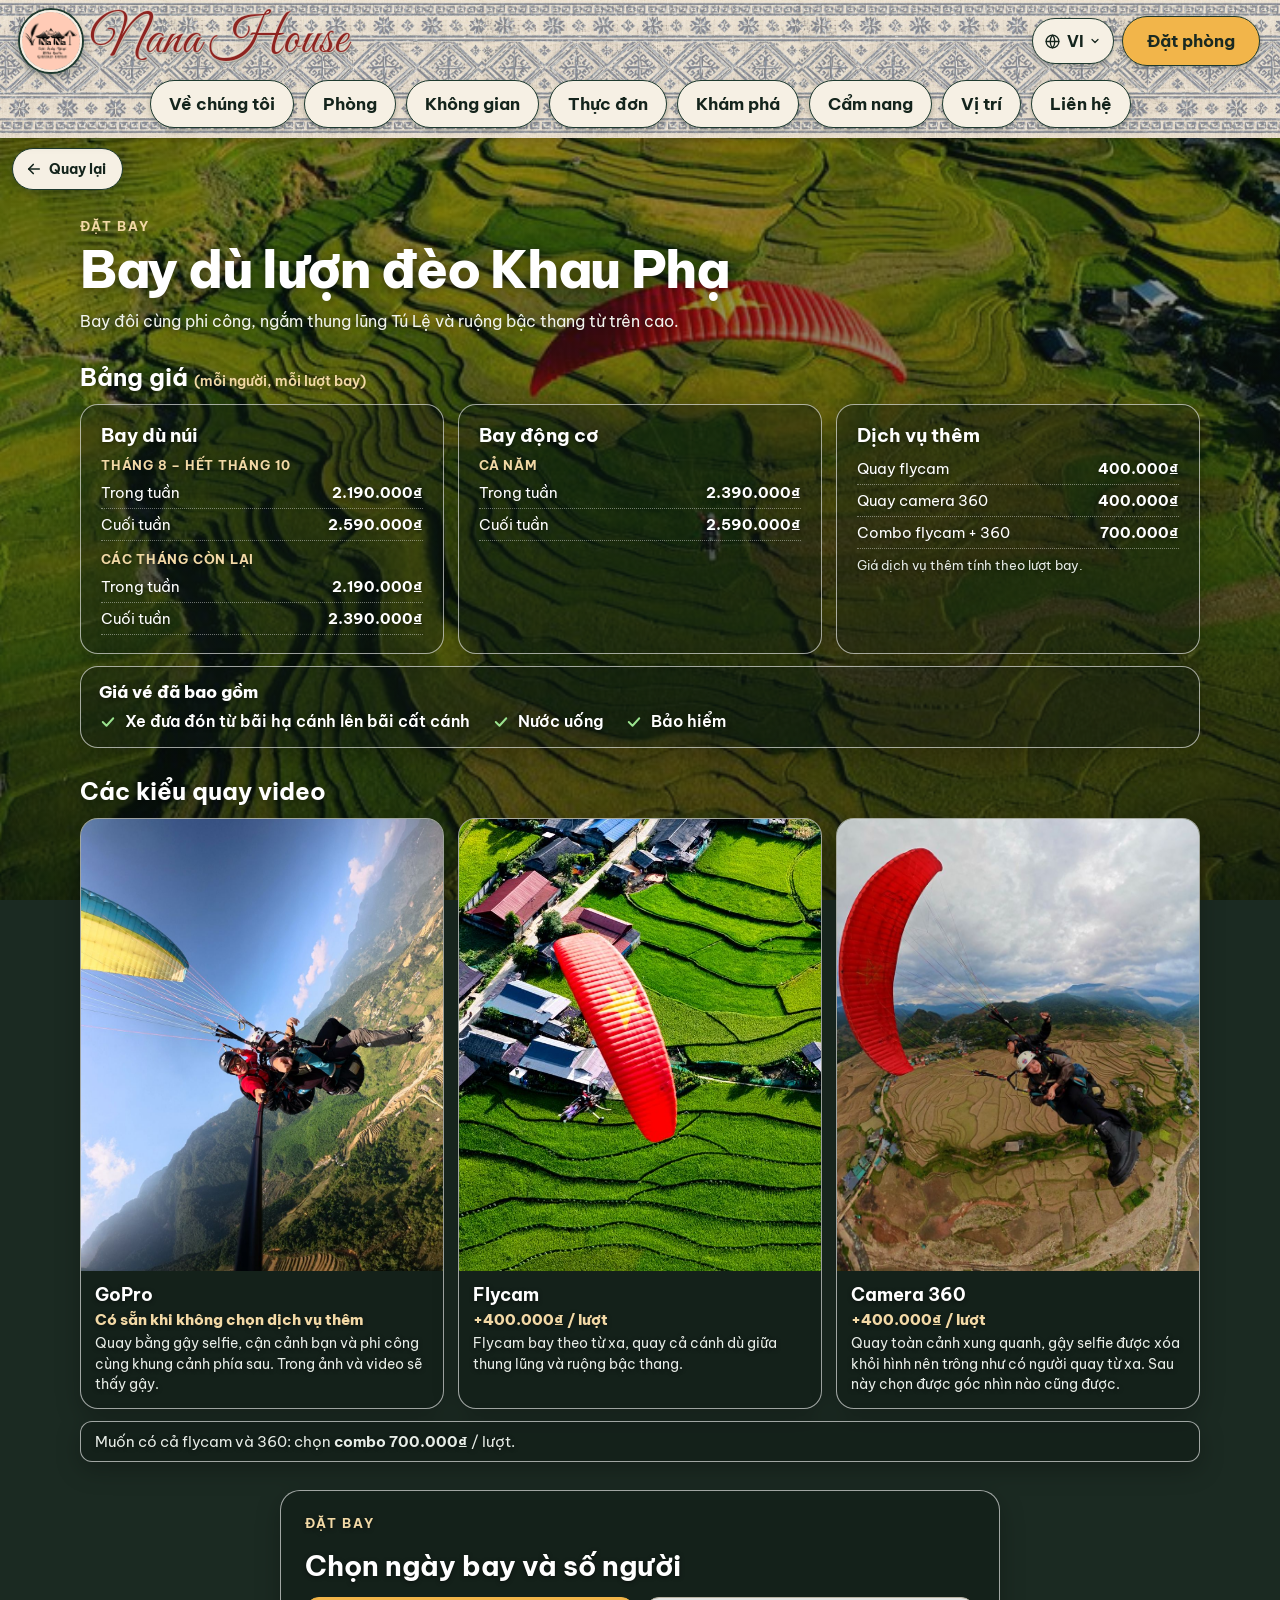
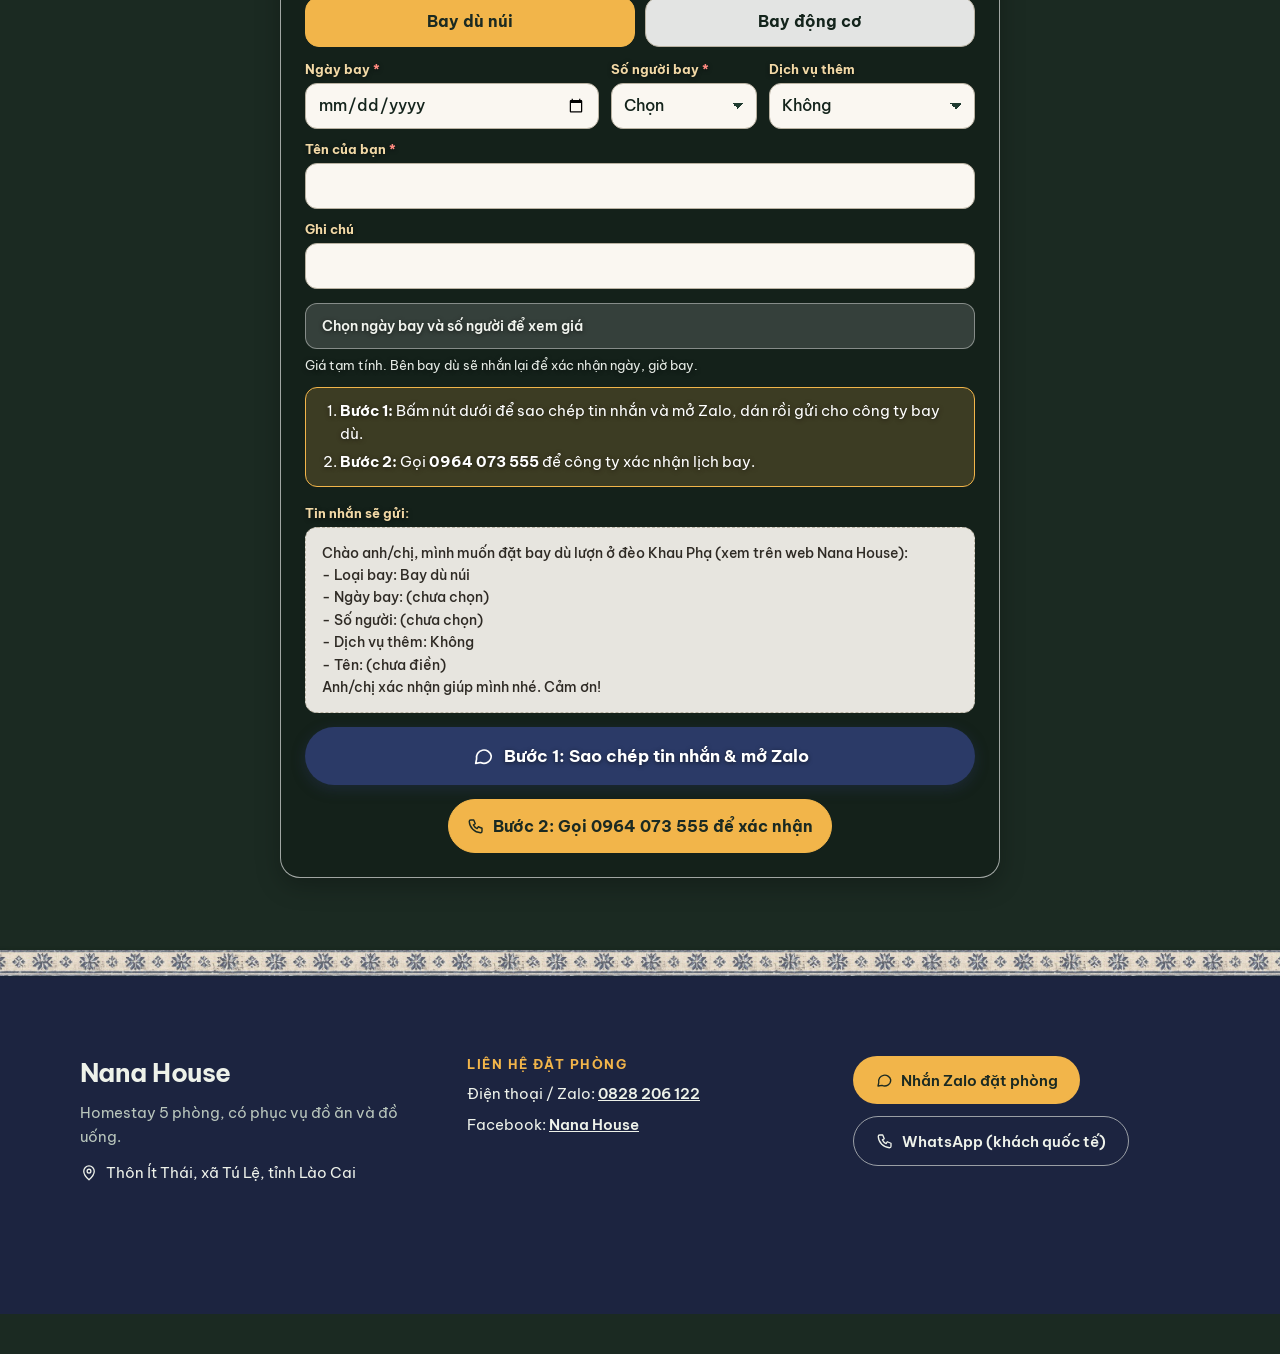
<file: dat-bay.html>
<!doctype html>
<html lang="vi">
<head>
<meta charset="utf-8">
<meta name="viewport" content="width=device-width, initial-scale=1">
<title>Đặt bay dù lượn Khau Phạ – Nana House</title>
<meta name="description" content="Đặt bay dù lượn đèo Khau Phạ: bay dù núi, bay động cơ, quay GoPro, flycam, 360. Chọn ngày, số người, gửi qua Zalo.">
<meta property="og:type" content="website">
<meta property="og:site_name" content="Nana House">
<meta property="og:title" content="Đặt bay dù lượn Khau Phạ – Nana House">
<meta property="og:description" content="Đặt bay dù lượn đèo Khau Phạ: bay dù núi, bay động cơ, quay GoPro, flycam, 360. Chọn ngày, số người, gửi qua Zalo.">
<meta property="og:image" content="https://nanahousetule.github.io/img/og-image.jpg">
<meta property="og:image:width" content="1200">
<meta property="og:image:height" content="630">
<meta property="og:url" content="https://nanahousetule.github.io/dat-bay.html">
<meta name="twitter:card" content="summary_large_image">
<link rel="canonical" href="https://nanahousetule.github.io/dat-bay.html">
<meta name="theme-color" content="#1E3A2F">
<link rel="icon" href="img/favicon.svg" type="image/svg+xml">
<link href="https://fonts.googleapis.com/css2?family=Be+Vietnam+Pro:wght@400;500;600;700;800;900&amp;family=Great+Vibes&amp;display=swap" rel="stylesheet">
<style>
html{scroll-behavior:smooth}
body{margin:0;font-family:'Be Vietnam Pro',system-ui,sans-serif;color:#1B2A22;background:#1B2A22}
.nh-bg{background:#2F5A2A url("img/home-bg.jpg") 45% 70% / cover no-repeat}
a{color:#1E4A38}a:hover{color:#12301F}
.lang-vi .en{display:none}
.lang-en .vi{display:none}
a:focus-visible,button:focus-visible{outline:3px solid #F2B54A;outline-offset:3px}
.nh-strip{display:block;height:26px;background:#E9DFCB url("img/vien-tho-cam.jpg") repeat-x center / auto 100%;box-shadow:0 1px 3px rgba(20,36,28,.3),0 -1px 3px rgba(20,36,28,.2);position:relative;z-index:2}
.nh-orn{display:block;width:132px;height:14px;margin-top:4px;background:url("img/brocade-sm.svg") repeat-x left center / auto 14px}
@keyframes nhUp{from{opacity:0;transform:perspective(1000px) translateY(70px) rotateX(22deg) scale(.96)}to{opacity:1;transform:none}}
@keyframes nhLeft{from{opacity:0;transform:perspective(1000px) translateX(-90px) rotateY(18deg)}to{opacity:1;transform:none}}
@keyframes nhRight{from{opacity:0;transform:perspective(1000px) translateX(90px) rotateY(-18deg)}to{opacity:1;transform:none}}
.rv-load{animation:nhUp 1.6s cubic-bezier(.16,.8,.24,1) both}
.rv-d2{animation-delay:.35s}
.nh-js .rv,.nh-js .rv-l,.nh-js .rv-r{opacity:0;transition:opacity 1.4s ease,transform 1.6s cubic-bezier(.16,.8,.24,1);will-change:opacity,transform}
.nh-js .rv,.nh-js .rv-l,.nh-js .rv-r{transform:perspective(1000px) translateY(80px) rotateX(14deg) scale(.97)}
.nh-js .is-in{opacity:1;transform:none}
.nh-car{position:relative;display:flex;flex-direction:column;gap:18px}
.nh-track{position:relative;display:flex;gap:16px;overflow-x:auto;overflow-y:hidden;scroll-snap-type:x mandatory;scroll-behavior:smooth;-webkit-overflow-scrolling:touch;overscroll-behavior-x:contain;scrollbar-width:none}
.nh-track::-webkit-scrollbar{display:none}
.nh-track:focus-visible{outline:3px solid #F2B54A;outline-offset:4px}
.nh-slide{position:relative;flex:0 0 84%;margin:0;scroll-snap-align:center;scroll-snap-stop:always;aspect-ratio:16/10;max-height:620px;border-radius:20px;overflow:hidden;background:#D8C9AA}
.nh-js .nh-slide{opacity:.45;transform:scale(.95);transition:opacity 1s ease,transform 1.1s cubic-bezier(.16,.8,.24,1)}
.nh-js .nh-slide.nh-on{opacity:1;transform:none}
.nh-slide img{display:block;width:100%;height:100%;object-fit:cover}
.nh-slide figcaption{position:absolute;left:0;right:0;bottom:0;padding:56px 24px 20px;background:linear-gradient(to top,rgba(14,20,16,.82),rgba(14,20,16,0));color:#FFFFFF;font-size:18px;font-weight:600;line-height:1.35}
.nh-ctrl{display:flex;align-items:center;justify-content:center;gap:14px}
.nh-arrow{width:48px;height:48px;border:0;border-radius:999px;background:#1E3A2F;color:#EFE7D6;display:flex;align-items:center;justify-content:center;cursor:pointer;transition:opacity .3s}
.nh-arrow:disabled{opacity:.3;cursor:default}
.nh-dots{display:flex;align-items:center}
.nh-dot{width:28px;height:44px;border:0;padding:0;background:transparent;display:flex;align-items:center;justify-content:center;cursor:pointer}
.nh-dot span{display:block;width:9px;height:9px;border-radius:999px;background:rgba(30,27,24,.28);transition:width .5s ease,background .5s ease}
.nh-dot.nh-on span{width:24px;background:#A8322D}
.nh-duo{display:grid;grid-template-columns:1fr 1fr;gap:4px;background:#EFE7D6}
.nh-duo img{min-width:0;min-height:0}
.nh-count{min-width:72px;text-align:center;font-size:15px;font-weight:600;color:#4A4338;font-variant-numeric:tabular-nums}
@media (max-width: 720px){.nh-slide{flex-basis:88%;aspect-ratio:4/3}.nh-slide figcaption{font-size:15px;padding:44px 16px 14px}}
.nh-faq{display:grid;grid-template-columns:minmax(240px,1fr) 2fr;gap:28px 64px;align-items:start}
@media (max-width: 860px){.nh-faq{grid-template-columns:1fr}}
.nh-revs article{background:transparent !important;border:1px solid rgba(255,255,255,.5);color:#FFFFFF !important;text-shadow:0 1px 4px rgba(0,0,0,.7)}
.nh-revs article p,.nh-revs article strong{color:#FFFFFF !important}
.nh-revs article strong+span,.nh-revs article p+p{color:rgba(255,255,255,.85) !important}
@media (prefers-reduced-motion: reduce){.rv-load{animation:none}.nh-js .rv,.nh-js .rv-l,.nh-js .rv-r{opacity:1;transform:none;transition:none}}
.nh-lg{font-family:inherit;font-size:13px;font-weight:700;min-width:44px;min-height:40px;padding:0 10px;border:0;border-radius:999px;cursor:pointer;background:transparent;color:#EEF2EA}.nh-lg[aria-pressed="true"]{background:#EEF2EA;color:#14241C}
[hidden]{display:none !important}

.nh-solo-in{animation:nhSoloIn .45s ease both}
@keyframes nhSoloIn{from{opacity:0;transform:translateY(16px)}to{opacity:1;transform:none}}
@media (prefers-reduced-motion: reduce){.nh-solo-in{animation:none}}

/* FAQ: compact */
#faq{padding:52px 20px !important}
#faq h2{font-size:clamp(24px,3.4vw,32px) !important}
#faq .nh-faq > div:first-child{gap:6px !important}
#faq .nh-faq > div:first-child p{font-size:14px !important}
#faq .nh-faq > div:first-child a{min-height:38px !important;padding:0 16px !important;font-size:14px !important}
#faq .nh-faq > div:last-child > div{padding:12px 0 !important;gap:12px !important}
#faq .nh-faq > div:last-child > div > span{width:34px !important;height:34px !important}
#faq .nh-faq > div:last-child > div > span svg{width:18px;height:18px}
#faq h3{font-size:15px !important}
#faq h3 + p{font-size:14px !important;line-height:1.5 !important}
@media (max-width:760px){#about{background-size:100% auto !important;background-repeat:repeat-y !important;background-position:center top !important}}

/* Ăn & chơi: three photo cards */
.nh-hub{background:rgba(12,22,17,.5);color:#FFFFFF;padding:64px 20px}
.nh-hub-in{max-width:1120px;margin:0 auto;display:flex;flex-direction:column;gap:24px}
.nh-hub-head{display:flex;flex-direction:column;gap:10px}
.nh-hub-eyebrow{margin:0;font-size:13px;font-weight:700;letter-spacing:.14em;text-transform:uppercase;color:#F2D9A6}
.nh-hub h2{margin:0;font-size:clamp(28px,4vw,42px);line-height:1.1;letter-spacing:-.025em;font-weight:700}
.nh-hub-grid{display:grid;grid-template-columns:repeat(auto-fit,minmax(290px,1fr));gap:16px}
.nh-pcard{position:relative;display:block;height:170px;border-radius:20px;overflow:hidden;color:#FFFFFF;text-decoration:none;background-color:#27435A;background-size:cover;background-repeat:no-repeat;box-shadow:0 6px 22px rgba(0,0,0,.4)}
.nh-pcard:before{content:"";position:absolute;inset:0;background:linear-gradient(90deg,rgba(12,22,17,.84) 0%,rgba(12,22,17,.5) 62%,rgba(12,22,17,.18) 100%)}
.nh-pcard-in{position:absolute;left:20px;right:76px;top:50%;transform:translateY(-50%);text-shadow:0 1px 6px rgba(0,0,0,.6)}
.nh-pcard-t{display:block;font-size:21px;font-weight:700;line-height:1.2;letter-spacing:-.01em}
.nh-pcard-s{display:block;margin-top:6px;font-size:14px;font-weight:600;line-height:1.4;opacity:.92}
.nh-pcard-go{position:absolute;right:16px;top:50%;transform:translateY(-50%);width:46px;height:46px;border-radius:50%;background:#F2B54A;color:#1B2A22;display:flex;align-items:center;justify-content:center}
.nh-pcard-strip{position:absolute;left:0;right:0;bottom:0;height:12px;background:url("img/brocade.svg") repeat-x center / auto 12px}

/* Reviews: long reviews fold on phones */
@media (max-width:760px){.nh-rev-text.is-clamp{display:-webkit-box;-webkit-line-clamp:4;-webkit-box-orient:vertical;overflow:hidden}}
.nh-rev-more{align-self:flex-start;margin-top:-4px;padding:4px 0;border:0;background:none;color:#F2D9A6;font:700 14px/1.2 inherit;font-family:inherit;text-decoration:underline;cursor:pointer}

/* Quick booking */
.nh-quick{background:#FFFFFF;border:1.5px solid #1E3A2F;border-radius:20px;padding:24px;box-shadow:0 8px 24px rgba(30,27,24,.12);display:flex;flex-direction:column;gap:14px;color:#1E1B18}
.nh-quick-eyebrow{margin:0;font-size:13px;font-weight:700;letter-spacing:.14em;text-transform:uppercase;color:#A8322D}
.nh-quick h3{margin:4px 0 0;font-size:clamp(22px,3vw,28px);line-height:1.2;font-weight:700}
.nh-quick-sub{margin:6px 0 0;font-size:15px;line-height:1.55;color:#4A4338}
.nh-quick-form{display:grid;grid-template-columns:repeat(4,minmax(0,1fr));gap:12px}
.nh-q{display:flex;flex-direction:column;gap:6px;min-width:0}
.nh-q-wide{grid-column:span 2}
.nh-q-l{font-size:13px;font-weight:700;color:#1E3A2F}
.nh-q select,.nh-q input{width:100%;box-sizing:border-box;height:46px;padding:0 12px;border:1.5px solid #B9B2A2;border-radius:12px;background:#FAF7F1;color:#14241C;font:500 16px/1.2 'Be Vietnam Pro',system-ui,sans-serif;-webkit-appearance:none;appearance:none}
.nh-q select{background-image:linear-gradient(45deg,transparent 50%,#1E3A2F 50%),linear-gradient(135deg,#1E3A2F 50%,transparent 50%);background-position:calc(100% - 18px) 50%,calc(100% - 12px) 50%;background-size:6px 6px;background-repeat:no-repeat;padding-right:30px}
.nh-q select:focus,.nh-q input:focus{outline:3px solid #F2B54A;outline-offset:1px;border-color:#1E3A2F}
.nh-quick-warn{margin:0;padding:10px 14px;border-radius:12px;background:#FFF1EE;border:1.5px solid #A8322D;color:#8E2420;font-size:14px;font-weight:600;line-height:1.5}
.nh-quick-total{display:flex;justify-content:space-between;align-items:baseline;gap:12px;padding:12px 16px;border-radius:12px;background:#EEF2EA;font-size:15px;font-weight:600}
.nh-quick-sum{font-size:22px;color:#1E3A2F}
.nh-quick-fine{margin:-6px 0 0;font-size:13px;color:#6B6355}
.nh-quick-prev-l{margin:4px 0 -8px;font-size:13px;font-weight:700;color:#1E3A2F}
.nh-quick-msg{margin:0;padding:14px 16px;border-radius:12px;background:#FAF7F1;border:1px dashed #B9B2A2;white-space:pre-wrap;word-break:break-word;font:500 14px/1.6 'Be Vietnam Pro',system-ui,sans-serif;color:#2E2A24;-webkit-user-select:text;user-select:text}
.nh-quick-go{display:flex;align-items:center;justify-content:center;gap:10px;min-height:56px;border:0;border-radius:999px;background:#2B3A67;color:#FFFFFF;font:700 17px/1.2 'Be Vietnam Pro',system-ui,sans-serif;cursor:pointer;box-shadow:0 4px 14px rgba(43,58,103,.35)}
.nh-quick-go:hover{background:#22305A}
.nh-quick-done{margin:0;padding:12px 16px;border-radius:12px;background:#EEF7EA;border:1.5px solid #2E7D32;color:#1B4D20;font-size:15px;line-height:1.5}
@media (max-width:760px){.nh-quick{padding:18px}.nh-quick-form{grid-template-columns:1fr 1fr}.nh-q-wide{grid-column:1 / -1}}
.nh-room-img{display:block;overflow:hidden}
.nh-room-img img{transition:transform .6s ease}
.nh-room-img:hover img{transform:scale(1.04)}
</style>
<link rel="stylesheet" href="css/header.css">
<script>try{(function(){var v=sessionStorage.getItem('nh-nav-in');if(!v)return;sessionStorage.removeItem('nh-nav-in');var h=document.documentElement;h.className+=' nh-navin';addEventListener('load',function(){setTimeout(function(){h.classList.remove('nh-navin');},900);});})()}catch(e){}</script>
<style>
.nh-rp{background:#EEF2EA;color:#1E1B18;padding:36px 20px 72px}
.nh-rp-in{max-width:1120px;margin:0 auto;display:flex;flex-direction:column;gap:28px}
.nh-rp-head{display:flex;flex-direction:column;gap:8px;padding-top:44px}
.nh-rp-eyebrow{margin:0;font-size:13px;font-weight:700;letter-spacing:.14em;text-transform:uppercase;color:#A8322D}
.nh-rp h1{margin:0;font-size:clamp(34px,5vw,52px);line-height:1.05;letter-spacing:-.025em;font-weight:800}
.nh-rp-count{font-size:15px;font-weight:600;color:#2B3A67}
.nh-rp .nh-car{margin:0}
.nh-rp-grid{display:grid;grid-template-columns:minmax(0,1.25fr) minmax(0,1fr);grid-template-areas:"intro quick" "info quick" "info other";gap:20px 28px;align-items:start}
.nh-ga-intro{grid-area:intro}.nh-ga-quick{grid-area:quick}.nh-ga-info{grid-area:info}.nh-ga-other{grid-area:other}
.nh-rp-card{background:#FFFFFF;border-radius:20px;padding:24px;display:flex;flex-direction:column;gap:16px}
.nh-rp-card h2{margin:0;font-size:22px;font-weight:700}
.nh-rp-intro{margin:0;font-size:17px;line-height:1.7;color:#33443A}
.nh-rp-card ul{font-size:16px !important}
.nh-rp-price{display:flex;align-items:baseline;gap:6px;flex-wrap:wrap;font-size:15px;color:#4A5A50}
.nh-rp-price strong{font-size:30px;color:#1B2A22}
.nh-rp-other{display:flex;align-items:center;gap:16px;padding:12px;border-radius:18px;background:#FFFFFF;color:#1E1B18;text-decoration:none;border:1.5px solid #D8DED4}
.nh-rp-other img{width:96px;height:72px;border-radius:12px;object-fit:cover;flex:none}
.nh-rp-other b{display:block;font-size:17px}
.nh-rp-other span{font-size:14px;color:#4A5A50}
.nh-rp-other:hover{border-color:#1E3A2F}
.nh-rp-info{background:#FFFFFF;border-radius:20px;padding:24px}
@media (max-width:860px){.nh-rp-grid{grid-template-columns:1fr;grid-template-areas:"intro" "quick" "info" "other"}.nh-rp-head{padding-top:48px}}

/* calendar in quick booking */
.nh-quick .nh-quick-form{grid-template-columns:repeat(3,minmax(0,1fr)) !important}
.nh-quick .nh-q-wide{grid-column:auto}
.nh-cal{border:1.5px solid #D8DED4;border-radius:16px;padding:12px;background:#FAF7F1}
.nh-cal-top{display:flex;align-items:center;justify-content:space-between;margin-bottom:8px}
.nh-cal-title{font-size:17px;font-weight:700;color:#14241C}
.nh-cal-nav{width:40px;height:40px;border-radius:50%;border:1.5px solid #1E3A2F;background:#FFFFFF;color:#1E3A2F;font-family:inherit;font-size:24px;font-weight:700;line-height:1;cursor:pointer;display:flex;align-items:center;justify-content:center;padding:0 0 3px}
.nh-cal-nav:disabled{opacity:.3;cursor:default}
.nh-cal-grid{display:grid;grid-template-columns:repeat(7,1fr);gap:4px}
.nh-cal-dow{text-align:center;font-size:12px;font-weight:700;color:#6B6355;padding:4px 0}
.nh-cal-day{aspect-ratio:1/1;min-height:38px;border:0;border-radius:10px;background:#FFFFFF;color:#14241C;font:600 15px/1 'Be Vietnam Pro',system-ui,sans-serif;cursor:pointer}
@media (hover:hover){.nh-cal-day:not(.is-start):not(.is-end):not(.is-in):not(:disabled):hover{background:#E3EBDF}}
.nh-cal-day:disabled{background:transparent;color:#C4BEB2;cursor:default}
.nh-cal-day.is-today{box-shadow:inset 0 0 0 1.5px #A8322D}
.nh-cal-day.is-in{background:#DDE8D6;border-radius:4px}
.nh-cal-day.is-start{background:#1E3A2F;color:#FFFFFF}
.nh-cal-day.is-end{background:#F2B54A;color:#1B2A22}
.nh-cal-picked{margin:-4px 0 0;font-size:15px;font-weight:600;color:#6B6355;text-align:center}
.nh-cal-picked.is-set{color:#1E3A2F}
.nh-quick-rooms{display:block;font-size:13px;font-weight:500;color:#4A5A50;margin-top:2px}

.nh-amen{list-style:none;margin:0;padding:0;display:grid;grid-template-columns:repeat(auto-fill,minmax(230px,1fr));gap:10px}
.nh-amen li{display:flex;align-items:center;gap:12px;padding:10px 12px;border-radius:12px;background:#F3F5EF;font-size:15px;line-height:1.35;color:#25362C}
.nh-amen svg{flex:none;color:#1E3A2F}
.nh-rp-card h2 + .nh-rp-intro{margin-top:-4px}
.nh-rp-amen-h{margin:4px 0 0;font-size:17px;font-weight:700}
@media (max-width:760px){.nh-amen{grid-template-columns:1fr 1fr;gap:8px}.nh-amen li{flex-direction:column;align-items:flex-start;gap:6px;padding:10px;font-size:13.5px}}

.nh-cal-day{display:flex;flex-direction:column;align-items:center;justify-content:center;gap:2px;aspect-ratio:auto !important;min-height:46px;padding:2px 1px}
.nh-cal-lb{display:block;font-size:9px;font-weight:700;line-height:1.05;letter-spacing:-.1px;text-align:center;max-width:100%}
@media (min-width:500px){.nh-cal-day{min-height:52px}.nh-cal-lb{font-size:10px}}

/* Trang Đặt phòng: chọn phòng rồi hiện lịch */
.nh-bk-sub{margin:4px 0 0;font-size:16px;line-height:1.6;color:#33443A}
.nh-bk-grid{display:grid;grid-template-columns:1fr 1fr;gap:18px}
.nh-bk-card{display:flex;flex-direction:column;gap:8px}
.nh-bk-pick{display:flex;flex-direction:column;width:100%;padding:0;text-align:left;font-family:inherit;color:#1E1B18;background:#FFFFFF;border:2px solid #D8DED4;border-radius:20px;overflow:hidden;cursor:pointer;box-shadow:0 4px 14px rgba(30,27,24,.08);transition:border-color .2s,box-shadow .2s,transform .2s}
@media (hover:hover){.nh-bk-pick:hover{border-color:#1E3A2F;transform:translateY(-3px);box-shadow:0 12px 28px rgba(30,58,47,.16)}}
.nh-bk-pick[aria-pressed="true"]{border:3px solid #1E3A2F;box-shadow:0 0 0 4px rgba(242,181,74,.55),0 12px 28px rgba(30,58,47,.16)}
.nh-bk-img{position:relative;display:block;height:230px;overflow:hidden;background:#D8C9AA}
.nh-bk-img img{display:block;width:100%;height:100%;object-fit:cover}
.nh-bk-tick{position:absolute;top:12px;right:12px;width:34px;height:34px;border-radius:50%;background:#1E3A2F;color:#FFFFFF;border:2px solid #FFFFFF;display:none;align-items:center;justify-content:center}
.nh-bk-pick[aria-pressed="true"] .nh-bk-tick{display:flex}
.nh-bk-body{display:flex;flex-direction:column;gap:6px;padding:16px 18px 18px}
.nh-bk-name{font-size:22px;font-weight:800;letter-spacing:-.01em}
.nh-bk-line{font-size:14.5px;line-height:1.45;color:#4A5A50}
.nh-bk-price{margin-top:4px;font-size:14px;color:#4A5A50}
.nh-bk-price strong{font-size:22px;color:#1B2A22}
.nh-bk-cta{margin-top:8px;display:flex;align-items:center;justify-content:center;min-height:44px;border-radius:999px;background:#2B3A67;color:#FFFFFF;font-size:15px;font-weight:700}
.nh-bk-pick[aria-pressed="true"] .nh-bk-cta{background:#F2B54A;color:#1B2A22}
.nh-bk-more{align-self:center;font-size:14px;font-weight:600;color:#2B3A67;padding:6px 8px}
.nh-bk-hint{margin:-6px 0 0;font-size:14px;color:#4A5A50;text-align:center}
.nh-bk-quick{max-width:720px;width:100%;margin:0 auto;box-sizing:border-box;scroll-margin-top:150px}
.nh-bk-chosen{margin:0;display:flex;align-items:center;justify-content:space-between;gap:10px;flex-wrap:wrap;padding:10px 14px;border-radius:12px;background:#EEF2EA;font-size:15px;color:#1E3A2F}
.nh-bk-chosen b{font-size:16px}
.nh-bk-change{font-size:14px;font-weight:700;color:#2B3A67}
.nh-bk-quick:not([hidden]){animation:nhSoloIn .45s ease both}
@media (max-width:760px){
  .nh-bk-grid{gap:10px}
  .nh-bk-img{height:120px}
  .nh-bk-body{padding:10px 10px 12px;gap:4px}
  .nh-bk-name{font-size:17px}
  .nh-bk-line{font-size:12.5px}
  .nh-bk-price strong{font-size:17px}
  .nh-bk-price{font-size:12px}
  .nh-bk-cta{min-height:38px;font-size:13px;margin-top:6px}
  .nh-bk-tick{top:8px;right:8px;width:28px;height:28px}
  .nh-bk-quick{scroll-margin-top:156px}
}

/* Nền trang Đặt phòng: ảnh Nana House giữa ruộng bậc thang, đứng yên khi cuộn */
.nh-bk{position:relative;background:transparent !important}
.nh-bk::before{content:"";position:fixed;inset:0;z-index:-1;pointer-events:none;
  background:linear-gradient(rgba(12,22,17,.38),rgba(12,22,17,.58)),#2F5A2A url("img/explore-paragliding.jpg") center 40% / cover no-repeat}
@media (max-width:760px){.nh-bk::before{background-image:linear-gradient(rgba(12,22,17,.38),rgba(12,22,17,.58)),url("img/explore-paragliding.jpg");background-position:center,center 40%}}
.nh-bk .nh-rp-eyebrow{color:#F2D9A6}
.nh-bk h1{color:#FFFFFF;text-shadow:0 2px 12px rgba(0,0,0,.45)}
.nh-bk .nh-bk-sub{color:#F1F4EE;text-shadow:0 1px 6px rgba(0,0,0,.5)}
.nh-bk .nh-bk-hint{color:#F1F4EE;text-shadow:0 1px 6px rgba(0,0,0,.6)}
.nh-bk .nh-bk-more{color:#FFFFFF;text-shadow:0 1px 6px rgba(0,0,0,.6)}
.nh-bk .nh-bk-pick{border-color:rgba(255,255,255,.7)}

/* "Thông tin cần biết" trên trang Đặt phòng: trong suốt, nhìn xuyên thấy ảnh nền */
.nh-bk .nh-rp-info{background:transparent;padding:8px 0 0}
.nh-bk .nh-rp-info .rv > p:first-child{color:#F2D9A6 !important}
.nh-bk .nh-rp-info h2{color:#FFFFFF;text-shadow:0 2px 10px rgba(0,0,0,.5)}
.nh-bk .nh-rp-info #thong-tin > div:last-child > .rv{background:rgba(12,22,17,.38) !important;border:1.5px solid rgba(255,255,255,.55);color:#FFFFFF;text-shadow:0 1px 5px rgba(0,0,0,.6)}
.nh-bk .nh-rp-info h3{color:#FFFFFF}
.nh-bk .nh-rp-info ul{color:#F1F4EE !important}
.nh-bk .nh-rp-info strong{color:#F2D9A6 !important}
.nh-bk .nh-rp-info #thong-tin > div:last-child > .rv > span:first-child{box-shadow:0 2px 8px rgba(0,0,0,.3)}

/* Trang đặt bay dù */
.nh-fly-prices{display:flex;flex-direction:column;gap:12px}
.nh-fly-prices h2{margin:0;color:#FFFFFF;font-size:24px;text-shadow:0 2px 10px rgba(0,0,0,.55)}
.nh-fly-prices h2 small{font-size:14px;font-weight:600;color:#F2D9A6}
.nh-fly-tbl{display:grid;grid-template-columns:repeat(3,1fr);gap:14px}
.nh-fly-card{padding:18px 20px;border-radius:18px;background:rgba(255,255,255,.84);color:#1E1B18;box-shadow:0 8px 24px rgba(0,0,0,.25)}
.nh-fly-card h3{margin:0 0 6px;font-size:19px;color:#1E3A2F}
.nh-fly-season{margin:10px 0 4px;font-size:13px;font-weight:700;letter-spacing:.06em;text-transform:uppercase;color:#A8322D}
.nh-fly-row{margin:0;display:flex;justify-content:space-between;gap:10px;padding:6px 0;border-bottom:1px dotted #B9B2A2;font-size:15px}
.nh-fly-row b{white-space:nowrap}
.nh-fly-incl{margin:6px 0 6px;padding:8px 10px;border-radius:10px;background:#EEF2EA;font-size:14px;font-weight:600;color:#1E3A2F}
.nh-fly-note{margin:8px 0 0;font-size:13px;color:#6B6355}
.nh-fly-form{max-width:720px;width:100%;margin:0 auto;box-sizing:border-box;background:rgba(255,255,255,.9) !important}
.nh-fly-kinds{display:grid;grid-template-columns:1fr 1fr;gap:10px}
.nh-fly-kinds button{min-height:50px;border-radius:14px;border:1.5px solid #B9B2A2;background:#FAF7F1;font:700 16px/1.2 'Be Vietnam Pro',system-ui,sans-serif;color:#14241C;cursor:pointer}
.nh-fly-kinds button[aria-pressed="true"]{background:#1E3A2F;border-color:#1E3A2F;color:#FFFFFF}
.nh-fly-calc{font-size:14px;line-height:1.45;color:#33443A}
.nh-fly-call{align-self:center;display:inline-flex;align-items:center;gap:8px;min-height:44px;padding:0 18px;border-radius:999px;border:1.5px solid #B9B2A2;background:#FFFFFF;color:#14241C;font-weight:700;text-decoration:none}
@media (max-width:860px){.nh-fly-tbl{grid-template-columns:1fr}}
.nh-fly-form .nh-quick-form{display:grid;grid-template-columns:1fr 1fr !important;gap:12px}
.nh-fly-form .nh-q-wide{grid-column:1 / -1}
@media (min-width:700px){.nh-fly-form .nh-quick-form{grid-template-columns:2fr 1fr 1.4fr !important}.nh-fly-form .nh-q-wide{grid-column:auto}.nh-fly-form .nh-q-wide:nth-of-type(4),.nh-fly-form .nh-q-wide:nth-of-type(5){grid-column:1 / -1}}

.nh-fly-cams{display:flex;flex-direction:column;gap:12px}
.nh-fly-cams h2{margin:0;color:#FFFFFF;font-size:24px;text-shadow:0 2px 10px rgba(0,0,0,.55)}
.nh-fly-camgrid{display:grid;grid-template-columns:repeat(3,1fr);gap:14px}
.nh-fly-cam{margin:0;border-radius:18px;overflow:hidden;background:rgba(255,255,255,.88);color:#1E1B18;box-shadow:0 8px 24px rgba(0,0,0,.25);display:flex;flex-direction:column}
.nh-fly-camimg{aspect-ratio:4/5;background:#C9D3C4 center / cover no-repeat;display:flex;align-items:center;justify-content:center;color:#4A5A50;font-weight:700;font-size:14px}
.nh-fly-camimg.has-img span{display:none}
.nh-fly-cam figcaption{padding:12px 14px 14px;display:flex;flex-direction:column;gap:4px}
.nh-fly-cam b{font-size:18px;color:#1E3A2F}
.nh-fly-camprice{font-weight:800;color:#A8322D;font-size:15px}
.nh-fly-camdesc{font-size:14px;line-height:1.45;color:#4A4338}
.nh-fly-combo{margin:0;padding:10px 14px;border-radius:12px;background:rgba(255,255,255,.88);color:#1E1B18;font-size:15px}
@media (max-width:860px){.nh-fly-camgrid{grid-template-columns:1fr}.nh-fly-cam{flex-direction:row}.nh-fly-camimg{flex:0 0 42%;aspect-ratio:auto;min-height:190px}}
.nh-fly-incl2{padding:14px 18px;border-radius:18px;background:#EEF7EA;border:2px solid #2E7D32;color:#1B4D20;box-shadow:0 8px 24px rgba(0,0,0,.2)}
.nh-fly-incl2-t{margin:0 0 8px;font-size:17px;font-weight:800}
.nh-fly-incl2 ul{margin:0;padding:0;list-style:none;display:flex;flex-wrap:wrap;gap:8px 22px}
.nh-fly-incl2 li{display:flex;align-items:center;gap:8px;font-size:15.5px;font-weight:600;line-height:1.4}
.nh-fly-incl2 svg{flex:none;color:#2E7D32}
@media (max-width:860px){.nh-fly-incl2 ul{flex-direction:column}}

/* Trang đặt bay: mọi khung trong suốt, thấy ảnh dù phía sau */
.nh-fly .nh-fly-card,.nh-fly .nh-fly-cam,.nh-fly .nh-fly-combo,.nh-fly .nh-fly-incl2,.nh-fly .nh-fly-form{
  background:rgba(12,22,17,.42) !important;border:1.5px solid rgba(255,255,255,.6) !important;color:#FFFFFF !important;
  box-shadow:0 8px 24px rgba(0,0,0,.25);text-shadow:0 1px 4px rgba(0,0,0,.55)}
.nh-fly .nh-fly-card h3,.nh-fly .nh-fly-cam b,.nh-fly .nh-fly-form h3{color:#FFFFFF}
.nh-fly .nh-fly-season,.nh-fly .nh-fly-camprice,.nh-fly .nh-quick-eyebrow{color:#F2D9A6 !important}
.nh-fly .nh-fly-row{border-bottom-color:rgba(255,255,255,.4)}
.nh-fly .nh-fly-note,.nh-fly .nh-fly-camdesc,.nh-fly .nh-quick-fine{color:#E6ECE6 !important}
.nh-fly .nh-fly-incl2-t,.nh-fly .nh-fly-incl2 li{color:#FFFFFF}
.nh-fly .nh-fly-incl2 svg{color:#9BE38F}
.nh-fly .nh-fly-cam{overflow:hidden}
.nh-fly .nh-q-l,.nh-fly .nh-quick-prev-l{color:#F2D9A6 !important}
.nh-fly .nh-fly-kinds button{background:rgba(255,255,255,.88);text-shadow:none}
.nh-fly .nh-fly-kinds button[aria-pressed="true"]{background:#F2B54A;border-color:#F2B54A;color:#1B2A22}
.nh-fly .nh-quick-total{background:rgba(255,255,255,.14);border:1px solid rgba(255,255,255,.4)}
.nh-fly .nh-fly-calc{color:#F1F4EE}
.nh-fly .nh-quick-sum{color:#F2D9A6}
.nh-fly .nh-q select,.nh-fly .nh-q input,.nh-fly .nh-quick-msg{text-shadow:none}
.nh-fly .nh-quick-msg{background:rgba(250,247,241,.92)}
.nh-fly .nh-quick-warn,.nh-fly .nh-quick-done,.nh-fly .nh-fly-call{text-shadow:none}
.nh-req{color:#FF8A80;font-weight:800}
.nh-fly .nh-q .nh-invalid{border:2.5px solid #E53935 !important;background:#FFF1EE !important;box-shadow:0 0 0 3px rgba(229,57,53,.35)}
.nh-fly .nh-q.is-bad .nh-q-l{color:#FF8A80 !important}
.nh-fly .nh-quick-warn{background:#FFF1EE;border:2px solid #E53935;color:#B71C1C}
.nh-fly-steps{margin:0;padding:12px 14px 12px 34px;border-radius:12px;background:rgba(242,181,74,.18);border:1.5px solid #F2B54A;display:flex;flex-direction:column;gap:6px;font-size:15px;line-height:1.5}
.nh-fly .nh-fly-call{min-height:52px;font-size:16px;background:#F2B54A;border-color:#F2B54A;color:#1B2A22}
</style>
<script>try{if(sessionStorage.getItem('nh-fly-in')){sessionStorage.removeItem('nh-fly-in');document.documentElement.className+=' nh-fadein';}}catch(e){}</script>
<style>html.nh-fadein{background:#14241C}html.nh-fadein body{animation:nhPageIn 1.1s ease-out both}@keyframes nhPageIn{from{opacity:0}to{opacity:1}}</style>
</head>
<body>
<div id="nh-root" class="lang-vi" style="position: relative; font-family: 'Be Vietnam Pro', system-ui, sans-serif; color: #1B2A22">
<div style="position: relative; z-index: 1; overflow-x: clip">
<header class="nh-head">
<div class="nh-head-in">
<a href="index.html" class="nh-brand nh-brand-live" aria-label="Nana House"><img src="img/logo-nana.png" alt="" width="52" height="52"><span class="nh-brand-t" aria-hidden="true"><span style="--i:0">N</span><span style="--i:1">a</span><span style="--i:2">n</span><span style="--i:3">a</span><span style="--i:4">&nbsp;</span><span style="--i:5">H</span><span style="--i:6">o</span><span style="--i:7">u</span><span style="--i:8">s</span><span style="--i:9">e</span></span></a>
<nav class="nh-nav" aria-label="Menu">
<a href="index.html#about"><span class="vi">Về chúng tôi</span><span class="en">About us</span></a>
<a href="index.html#rooms"><span class="vi">Phòng</span><span class="en">Rooms</span></a>
<a href="index.html#space"><span class="vi">Không gian</span><span class="en">Our space</span></a>
<a href="thuc-don.html"><span class="vi">Thực đơn</span><span class="en">Menu</span></a>
<a href="kham-pha.html"><span class="vi">Khám phá</span><span class="en">Explore</span></a>
<a href="mu-cang-chai.html"><span class="vi">Cẩm nang</span><span class="en">Travel guide</span></a>
<a href="index.html#location"><span class="vi">Vị trí</span><span class="en">Location</span></a>
<a href="lien-he.html"><span class="vi">Liên hệ</span><span class="en">Contact</span></a>
</nav>
<div class="nh-head-r">
<div class="nh-langs">
<button type="button" class="nh-lang-btn" aria-haspopup="true" aria-expanded="false" aria-label="Ngôn ngữ / Language"><svg width="17" height="17" viewBox="0 0 24 24" fill="none" stroke="currentColor" stroke-width="1.8" stroke-linecap="round" stroke-linejoin="round" aria-hidden="true"><circle cx="12" cy="12" r="9"></circle><path d="M3 12h18"></path><path d="M12 3a14 14 0 0 1 0 18a14 14 0 0 1 0-18z"></path></svg><span class="nh-lang-cur">VI</span><svg class="nh-lang-car" width="12" height="12" viewBox="0 0 24 24" fill="none" stroke="currentColor" stroke-width="2.4" stroke-linecap="round" stroke-linejoin="round" aria-hidden="true"><path d="M6 9l6 6 6-6"></path></svg></button>
<div class="nh-lang-menu" translate="no">
<button type="button" class="nh-lg" data-lang="vi" aria-pressed="true" lang="vi">Tiếng Việt</button>
<button type="button" class="nh-lg" data-lang="en" aria-pressed="false" lang="en">English</button>
<button type="button" class="nh-lg" data-lang="ko" aria-pressed="false" lang="ko">한국어</button>
<button type="button" class="nh-lg" data-lang="zh" aria-pressed="false" lang="zh">中文</button>
<button type="button" class="nh-lg" data-lang="fr" aria-pressed="false" lang="fr">Français</button>
<button type="button" class="nh-lg" data-lang="ru" aria-pressed="false" lang="ru">Русский</button>
<button type="button" class="nh-lg" data-lang="de" aria-pressed="false" lang="de">Deutsch</button>
<p class="nh-lang-sep"><span class="vi">Ngôn ngữ khác (Google Dịch)</span><span class="en">More languages (Google Translate)</span></p>
<div class="nh-lang-gt">
<a data-gt="ja" lang="ja" rel="noopener">日本語</a>
<a data-gt="th" lang="th" rel="noopener">ไทย</a>
<a data-gt="es" lang="es" rel="noopener">Español</a>
<a data-gt="it" lang="it" rel="noopener">Italiano</a>
<a data-gt="nl" lang="nl" rel="noopener">Nederlands</a>
<a data-gt="iw" lang="he" rel="noopener">עברית</a>
<a data-gt="hi" lang="hi" rel="noopener">हिन्दी</a>
<a data-gt="ne" lang="ne" rel="noopener">नेपाली</a>
<a data-gt="id" lang="id" rel="noopener">Indonesia</a>
</div>
</div>
</div>
<a href="dat-phong.html" class="nh-book"><span class="vi">Đặt phòng</span><span class="en">Book now</span></a>
</div>
</div>
</header>
<div id="nh-head-space" class="nh-head-space" aria-hidden="true"></div>
<a class="nh-backbar" href="kham-pha.html"><svg width="18" height="18" viewBox="0 0 24 24" fill="none" stroke="currentColor" stroke-width="2.2" stroke-linecap="round" stroke-linejoin="round" aria-hidden="true"><path d="M19 12H5"></path><path d="M11 18l-6-6 6-6"></path></svg><span class="vi">Quay lại</span><span class="en">Back</span></a>

<main class="nh-rp nh-bk nh-fly" id="top-bk">
<div class="nh-rp-in">
<div class="nh-rp-head">
<p class="nh-rp-eyebrow"><span class="vi">Đặt bay</span><span class="en">Book a flight</span></p>
<h1><span class="vi">Bay dù lượn đèo Khau Phạ</span><span class="en">Paragliding at Khau Phạ Pass</span></h1>
<p class="nh-bk-sub"><span class="vi">Bay đôi cùng phi công, ngắm thung lũng Tú Lệ và ruộng bậc thang từ trên cao.</span><span class="en">Fly tandem with a pilot over the Tú Lệ valley and its rice terraces.</span></p>
</div>

<section class="nh-fly-prices">
<h2><span class="vi">Bảng giá</span><span class="en">Prices</span> <small><span class="vi">(mỗi người, mỗi lượt bay)</span><span class="en">(per person, per flight)</span></small></h2>
<div class="nh-fly-tbl">
<div class="nh-fly-card"><h3><span class="vi">Bay dù núi</span><span class="en">Mountain paragliding</span></h3>
<p class="nh-fly-season"><span class="vi">Tháng 8 – hết tháng 10</span><span class="en">August – end of October</span></p>
<p class="nh-fly-row"><span><span class="vi">Trong tuần</span><span class="en">Weekdays</span></span><b>2.190.000₫</b></p>
<p class="nh-fly-row"><span><span class="vi">Cuối tuần</span><span class="en">Weekends</span></span><b>2.590.000₫</b></p>
<p class="nh-fly-season"><span class="vi">Các tháng còn lại</span><span class="en">Other months</span></p>
<p class="nh-fly-row"><span><span class="vi">Trong tuần</span><span class="en">Weekdays</span></span><b>2.190.000₫</b></p>
<p class="nh-fly-row"><span><span class="vi">Cuối tuần</span><span class="en">Weekends</span></span><b>2.390.000₫</b></p></div>
<div class="nh-fly-card"><h3><span class="vi">Bay động cơ</span><span class="en">Paramotor flight</span></h3>
<p class="nh-fly-season"><span class="vi">Cả năm</span><span class="en">All year</span></p>
<p class="nh-fly-row"><span><span class="vi">Trong tuần</span><span class="en">Weekdays</span></span><b>2.390.000₫</b></p>
<p class="nh-fly-row"><span><span class="vi">Cuối tuần</span><span class="en">Weekends</span></span><b>2.590.000₫</b></p></div>
<div class="nh-fly-card"><h3><span class="vi">Dịch vụ thêm</span><span class="en">Extras</span></h3>
<p class="nh-fly-row"><span><span class="vi">Quay flycam</span><span class="en">Drone (flycam) video</span></span><b>400.000₫</b></p>
<p class="nh-fly-row"><span><span class="vi">Quay camera 360</span><span class="en">360° camera video</span></span><b>400.000₫</b></p>
<p class="nh-fly-row"><span><span class="vi">Combo flycam + 360</span><span class="en">Combo drone + 360°</span></span><b>700.000₫</b></p>
<p class="nh-fly-note"><span class="vi">Giá dịch vụ thêm tính theo lượt bay.</span><span class="en">Extras are priced per flight.</span></p></div>
</div>
<div class="nh-fly-incl2">
<p class="nh-fly-incl2-t"><span class="vi">Giá vé đã bao gồm</span><span class="en">The price includes</span></p>
<ul>
<li><svg width="18" height="18" viewBox="0 0 24 24" fill="none" stroke="currentColor" stroke-width="2.6" stroke-linecap="round" stroke-linejoin="round" aria-hidden="true"><path d="M5 12l5 5 9-10"></path></svg><span class="vi">Xe đưa đón từ bãi hạ cánh lên bãi cất cánh</span><span class="en">Transfer from the landing field up to the take-off site</span></li>
<li><svg width="18" height="18" viewBox="0 0 24 24" fill="none" stroke="currentColor" stroke-width="2.6" stroke-linecap="round" stroke-linejoin="round" aria-hidden="true"><path d="M5 12l5 5 9-10"></path></svg><span class="vi">Nước uống</span><span class="en">Drinking water</span></li>
<li><svg width="18" height="18" viewBox="0 0 24 24" fill="none" stroke="currentColor" stroke-width="2.6" stroke-linecap="round" stroke-linejoin="round" aria-hidden="true"><path d="M5 12l5 5 9-10"></path></svg><span class="vi">Bảo hiểm</span><span class="en">Insurance</span></li>
</ul>
</div>
</section>

<section class="nh-fly-cams">
<h2><span class="vi">Các kiểu quay video</span><span class="en">Video options</span></h2>
<div class="nh-fly-camgrid">
<figure class="nh-fly-cam"><div class="nh-fly-camimg has-img" data-cam="gopro" role="img" style="background-image:url('img/bay-gopro.jpg');background-position:55% 50%"><span><span class="vi">Ảnh mẫu GoPro</span><span class="en">Sample: GoPro</span></span></div><figcaption><b>GoPro</b><span class="nh-fly-camprice"><span class="vi">Có sẵn khi không chọn dịch vụ thêm</span><span class="en">Included when you choose no extras</span></span><span class="nh-fly-camdesc"><span class="vi">Quay bằng gậy selfie, cận cảnh bạn và phi công cùng khung cảnh phía sau. Trong ảnh và video sẽ thấy gậy.</span><span class="en">Filmed on a selfie stick: you and your pilot up close, with the view behind. The stick shows in the photos and video.</span></span></figcaption></figure>
<figure class="nh-fly-cam"><div class="nh-fly-camimg has-img" data-cam="flycam" role="img" style="background-image:url('img/bay-flycam.jpg');background-position:45% 50%"><span><span class="vi">Ảnh mẫu Flycam</span><span class="en">Sample: Flycam</span></span></div><figcaption><b>Flycam</b><span class="nh-fly-camprice"><span class="vi">+400.000₫ / lượt</span><span class="en">+400,000₫ per flight</span></span><span class="nh-fly-camdesc"><span class="vi">Flycam bay theo từ xa, quay cả cánh dù giữa thung lũng và ruộng bậc thang.</span><span class="en">A drone follows from a distance, filming the whole wing over the valley and rice terraces.</span></span></figcaption></figure>
<figure class="nh-fly-cam"><div class="nh-fly-camimg has-img" data-cam="360" role="img" style="background-image:url('img/bay-360.jpg');background-position:50% 62%"><span><span class="vi">Ảnh mẫu Camera 360</span><span class="en">Sample: Camera 360</span></span></div><figcaption><b>Camera 360</b><span class="nh-fly-camprice"><span class="vi">+400.000₫ / lượt</span><span class="en">+400,000₫ per flight</span></span><span class="nh-fly-camdesc"><span class="vi">Quay toàn cảnh xung quanh, gậy selfie được xóa khỏi hình nên trông như có người quay từ xa. Sau này chọn được góc nhìn nào cũng được.</span><span class="en">Films all around you and the selfie stick is erased, so it looks as if someone filmed you from a distance. You can pick any angle afterwards.</span></span></figcaption></figure>
</div>
<p class="nh-fly-note nh-fly-combo"><span class="vi">Muốn có cả flycam và 360: chọn <b>combo 700.000₫</b> / lượt.</span><span class="en">Want both drone and 360°? Choose the <b>combo, 700,000₫</b> per flight.</span></p>
</section>

<div id="dat-bay" class="nh-quick nh-fly-form">
<p class="nh-quick-eyebrow"><span class="vi">Đặt bay</span><span class="en">Book a flight</span></p>
<h3><span class="vi">Chọn ngày bay và số người</span><span class="en">Choose your date and group size</span></h3>
<div class="nh-fly-kinds" role="group">
<button type="button" data-kind="nui" aria-pressed="true"><span class="vi">Bay dù núi</span><span class="en">Mountain paragliding</span></button>
<button type="button" data-kind="dongco" aria-pressed="false"><span class="vi">Bay động cơ</span><span class="en">Paramotor flight</span></button>
</div>
<div class="nh-quick-form">
<label class="nh-q nh-q-wide"><span class="nh-q-l"><span class="vi">Ngày bay</span><span class="en">Flight date</span> <b class="nh-req" aria-hidden="true">*</b></span><input type="date" name="date" required></label>
<label class="nh-q"><span class="nh-q-l"><span class="vi">Số người bay</span><span class="en">People flying</span> <b class="nh-req" aria-hidden="true">*</b></span><select name="people" required></select></label>
<label class="nh-q"><span class="nh-q-l"><span class="vi">Dịch vụ thêm</span><span class="en">Extras</span></span><select name="extra">
<option value="none">Không</option><option value="fly">Flycam</option><option value="360">360</option><option value="combo">Combo</option></select></label>
<label class="nh-q nh-q-wide"><span class="nh-q-l"><span class="vi">Tên của bạn</span><span class="en">Your name</span> <b class="nh-req" aria-hidden="true">*</b></span><input type="text" name="name" autocomplete="name" required></label>
<label class="nh-q nh-q-wide"><span class="nh-q-l"><span class="vi">Ghi chú</span><span class="en">Notes</span></span><input type="text" name="note"></label>
</div>
<div class="nh-quick-total"><span class="nh-fly-calc"></span><span class="nh-quick-sum"></span></div>
<p class="nh-quick-fine"><span class="vi">Giá tạm tính. Bên bay dù sẽ nhắn lại để xác nhận ngày, giờ bay.</span><span class="en">Estimated price. The flight team will reply to confirm the date and time.</span></p>
<p class="nh-quick-warn" hidden></p>
<ol class="nh-fly-steps"><li><span class="vi"><b>Bước 1:</b> Bấm nút dưới để sao chép tin nhắn và mở Zalo, dán rồi gửi cho công ty bay dù.</span><span class="en"><b>Step 1:</b> Tap the button below to copy the message and open Zalo, then paste and send it to the flight company.</span></li><li><span class="vi"><b>Bước 2:</b> Gọi <b>0964 073 555</b> để công ty xác nhận lịch bay.</span><span class="en"><b>Step 2:</b> Call <b>0964 073 555</b> so the company can confirm your flight.</span></li></ol>
<p class="nh-quick-prev-l"><span class="vi">Tin nhắn sẽ gửi:</span><span class="en">Message to send:</span></p>
<pre class="nh-quick-msg"></pre>
<a class="nh-quick-go nh-go-main" href="https://zalo.me/0964073555" target="_blank" rel="noopener"><svg width="22" height="22" viewBox="0 0 24 24" fill="none" stroke="currentColor" stroke-width="1.8" stroke-linecap="round" stroke-linejoin="round" aria-hidden="true"><path d="M21 12a8 8 0 0 1-11.6 7.1L4 20l1-4.6A8 8 0 1 1 21 12z"></path></svg><span class="vi">Bước 1: Sao chép tin nhắn &amp; mở Zalo</span><span class="en">Step 1: Copy message &amp; open Zalo</span></a>
<p class="nh-quick-done" hidden><span class="vi">Đã sao chép! Trong Zalo, giữ tay vào ô chat, chọn <strong>Dán</strong> rồi bấm <strong>Gửi</strong>. Gửi xong, nhớ <strong>gọi 0964 073 555</strong> để công ty xác nhận nhé.</span><span class="en">Copied! In Zalo, press and hold the message box, tap <strong>Paste</strong>, then <strong>Send</strong>. Then <strong>call 0964 073 555</strong> so the company can confirm.</span></p>
<a class="nh-fly-call" href="tel:0964073555"><svg width="18" height="18" viewBox="0 0 24 24" fill="none" stroke="currentColor" stroke-width="1.9" stroke-linecap="round" stroke-linejoin="round" aria-hidden="true"><path d="M5 4h4l2 5-2.5 1.5a11 11 0 0 0 5 5L15 13l5 2v4a2 2 0 0 1-2 2A16 16 0 0 1 3 6a2 2 0 0 1 2-2"></path></svg><span class="vi">Bước 2: Gọi 0964 073 555 để xác nhận</span><span class="en">Step 2: Call 0964 073 555 to confirm</span></a>
</div>
</div>
</main>
<div class="nh-strip" aria-hidden="true"></div>
<footer id="contact" style="background: #1C2440; color: #EEF2EA; padding: 80px 24px 40px; scroll-margin-top: 70px">
<div style="max-width: 1120px; margin: 0 auto; display: flex; flex-direction: column; gap: 48px">
<div style="display: grid; grid-template-columns: repeat(auto-fit, minmax(260px, 1fr)); gap: 40px">
<div class="rv" style="display: flex; flex-direction: column; gap: 12px">
<span style="font-size: 26px; font-weight: 700; letter-spacing: -0.02em">Nana House</span>
<p style="margin: 0; font-size: 15px; line-height: 1.6; color: #B9C6BC"><span class="vi">Homestay 5 phòng, có phục vụ đồ ăn và đồ uống.</span><span class="en">A 5-room homestay with food and drinks served on site.</span></p>
<p style="margin: 0; display: flex; gap: 8px; align-items: flex-start; font-size: 15px; line-height: 1.6; color: #EEF2EA"><svg width="18" height="18" viewBox="0 0 24 24" fill="none" stroke="currentColor" stroke-width="1.75" stroke-linecap="round" stroke-linejoin="round" aria-hidden="true" style="flex-shrink: 0; margin-top: 3px"><path d="M12 21s-7-6.2-7-11.5A7 7 0 0 1 19 9.5C19 14.8 12 21 12 21z"></path><circle cx="12" cy="9.5" r="2.5"></circle></svg><span><span class="vi">Thôn Ít Thái, xã Tú Lệ, tỉnh Lào Cai</span><span class="en">Ít Thái village, Tú Lệ commune, Lào Cai province</span></span></p>
</div>
<div class="rv" style="display: flex; flex-direction: column; gap: 12px; font-size: 15px">
<span style="font-size: 13px; font-weight: 700; letter-spacing: 0.12em; text-transform: uppercase; color: #F2B54A"><span class="vi">Liên hệ đặt phòng</span><span class="en">Book &amp; contact</span></span>
<span><span class="vi">Điện thoại / Zalo: </span><span class="en">Phone / Zalo: </span><a href="tel:0828206122" style="color: #EEF2EA; font-weight: 600">0828 206 122</a></span>
<span>Facebook: <a href="https://www.facebook.com/profile.php?id=61577859788703" target="_blank" rel="noopener" style="color: #EEF2EA; font-weight: 600">Nana House</a></span>
</div>
<div class="rv" style="display: flex; flex-direction: column; gap: 12px; align-items: flex-start">
<a href="https://zalo.me/0828206122" target="_blank" rel="noopener" style="display: inline-flex; align-items: center; gap: 8px; min-height: 48px; padding: 0 22px; border-radius: 999px; background: #F2B54A; color: #1B2A22; text-decoration: none; font-size: 15px; font-weight: 600">
<svg width="18" height="18" viewBox="0 0 24 24" fill="none" stroke="currentColor" stroke-width="1.75" stroke-linecap="round" stroke-linejoin="round" aria-hidden="true"><path d="M21 12a8 8 0 0 1-11.6 7.1L4 20l1-4.6A8 8 0 1 1 21 12z"></path></svg>
<span class="vi">Nhắn Zalo đặt phòng</span><span class="en">Message us on Zalo</span></a>
<a href="https://wa.me/84828206122" target="_blank" rel="noopener" style="display: inline-flex; align-items: center; gap: 8px; min-height: 48px; padding: 0 22px; border-radius: 999px; border: 1.5px solid rgba(238, 242, 234, 0.6); color: #EEF2EA; text-decoration: none; font-size: 15px; font-weight: 600">
<svg width="18" height="18" viewBox="0 0 24 24" fill="none" stroke="currentColor" stroke-width="1.75" stroke-linecap="round" stroke-linejoin="round" aria-hidden="true"><path d="M5 4h4l2 5-2.5 1.5a11 11 0 0 0 5 5L15 13l5 2v4a2 2 0 0 1-2 2A16 16 0 0 1 3 6a2 2 0 0 1 2-2"></path></svg>
<span class="vi">WhatsApp (khách quốc tế)</span><span class="en">WhatsApp</span></a>
</div>
</div>
<p class="rv" style="margin: 0; padding-top: 24px; border-top: 1px solid rgba(238, 242, 234, 0.14); font-size: 13px; color: #9FB0A4">© 2026 Nana House</p>
</div>
</footer>
</div>
</div>
<script src="js/site.js"></script>
<script src="js/dat-bay.js"></script>
<script src="js/header.js"></script>
</body>
</html>
</file>
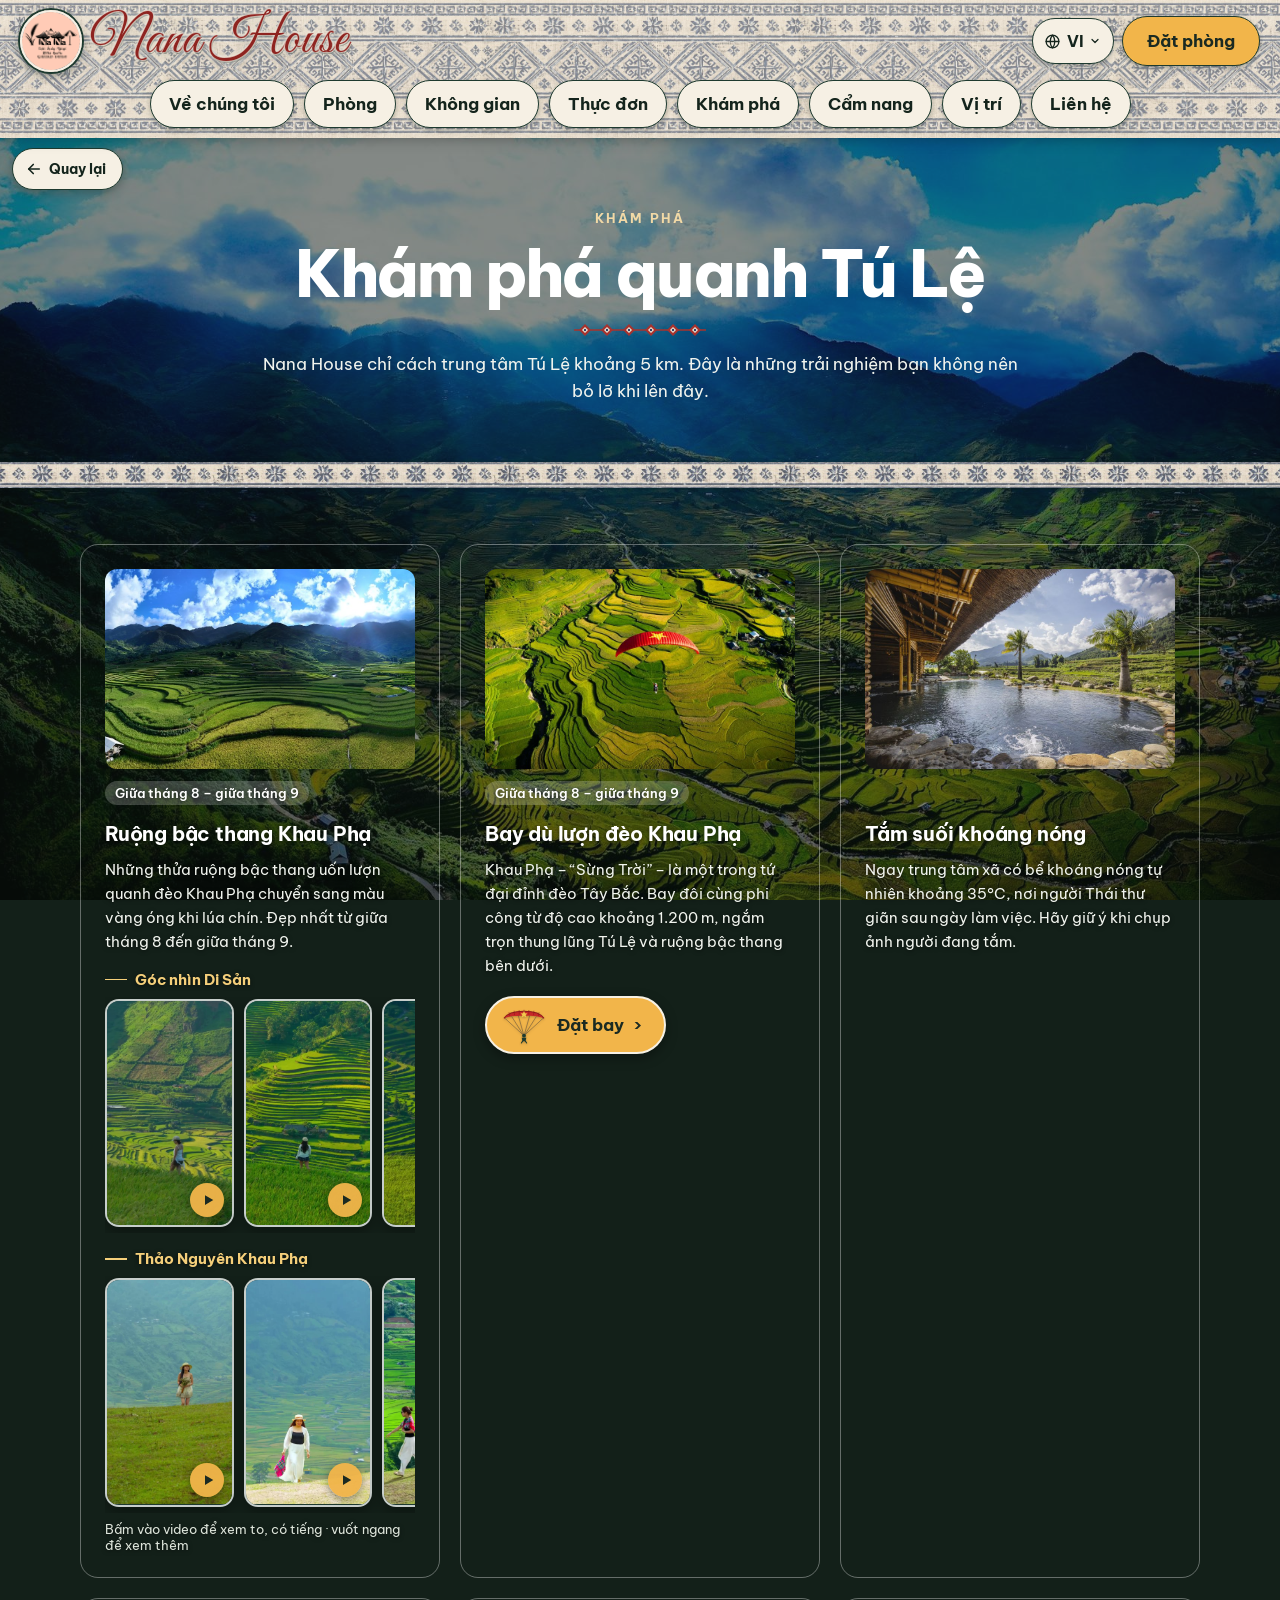
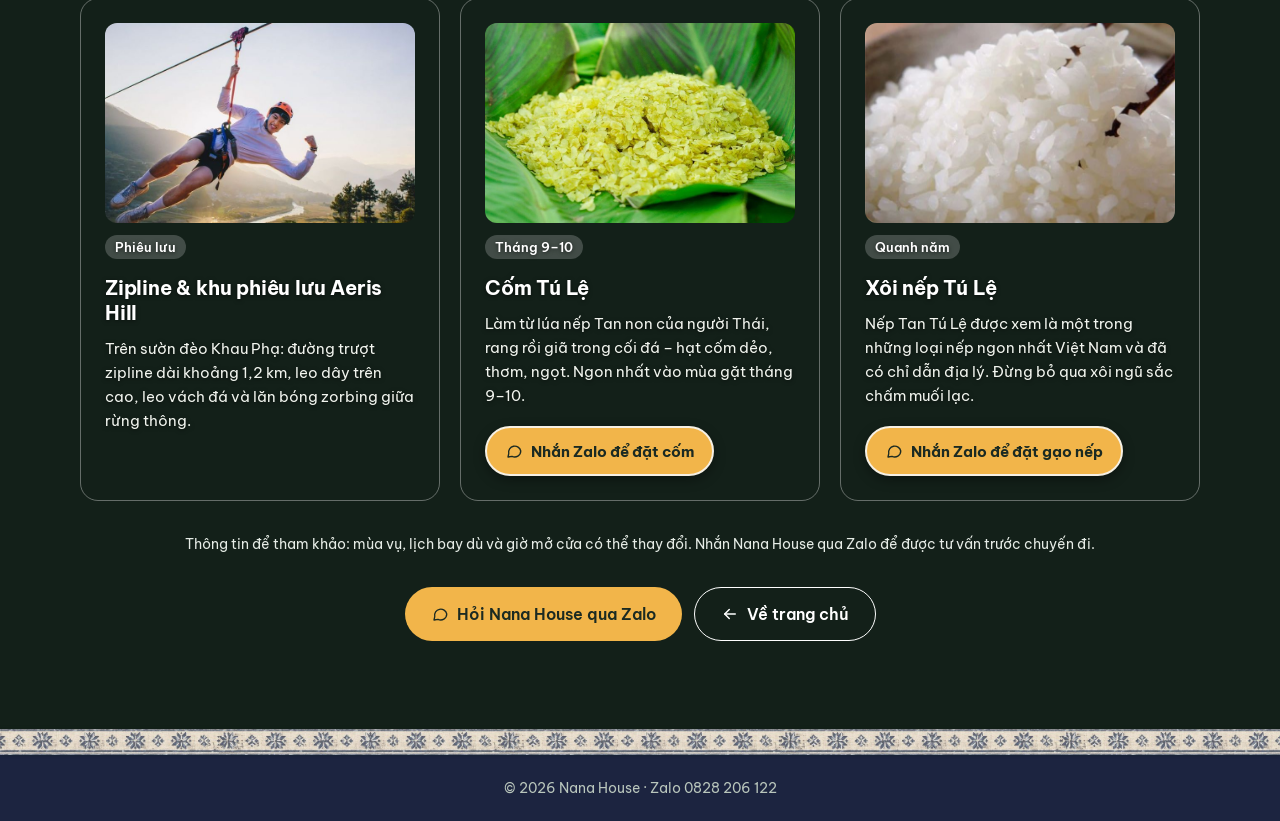
<file: kham-pha.html>
<!doctype html>
<html lang="vi">
<head>
<meta charset="utf-8">
<meta name="viewport" content="width=device-width, initial-scale=1">
<title>Khám phá quanh Tú Lệ – Nana House</title>
<meta name="description" content="Gợi ý trải nghiệm quanh Tú Lệ: ruộng bậc thang Khau Phạ, bay dù lượn, tắm suối khoáng nóng, zipline, cốm và xôi nếp Tú Lệ.">
<meta property="og:type" content="website">
<meta property="og:site_name" content="Nana House">
<meta property="og:title" content="Khám phá quanh Tú Lệ – Nana House">
<meta property="og:description" content="Gợi ý trải nghiệm quanh Tú Lệ: ruộng bậc thang Khau Phạ, bay dù lượn, tắm suối khoáng nóng, zipline, cốm và xôi nếp Tú Lệ.">
<meta property="og:image" content="https://nanahousetule.github.io/img/og-image.jpg">
<meta property="og:image:width" content="1200">
<meta property="og:image:height" content="630">
<meta property="og:url" content="https://nanahousetule.github.io/kham-pha.html">
<meta name="twitter:card" content="summary_large_image">
<link rel="canonical" href="https://nanahousetule.github.io/kham-pha.html">
<meta name="theme-color" content="#1E3A2F">
<link rel="icon" href="img/favicon.svg" type="image/svg+xml">
<link href="https://fonts.googleapis.com/css2?family=Be+Vietnam+Pro:wght@400;500;600;700;800&amp;family=Great+Vibes&amp;display=swap" rel="stylesheet">
<style>
body{margin:0;font-family:'Be Vietnam Pro',system-ui,sans-serif;color:#1B2A22;background:#1B2A22}
a{color:#1E3A2F}a:hover{color:#12301F}
.nh-bg{background:#27435A url("img/explore-bg.jpg") center / cover no-repeat}
.lang-vi .en{display:none}
.lang-en .vi{display:none}
a:focus-visible,button:focus-visible{outline:3px solid #F2B54A;outline-offset:3px}
.nh-strip{display:block;height:26px;background:#E9DFCB url("img/vien-tho-cam.jpg") repeat-x center / auto 100%;box-shadow:0 1px 3px rgba(20,36,28,.3),0 -1px 3px rgba(20,36,28,.2);position:relative;z-index:2}
.nh-orn{display:block;width:132px;height:14px;margin-top:4px;background:url("img/brocade-sm.svg") repeat-x left center / auto 14px}
@keyframes nhUp{from{opacity:0;transform:perspective(1000px) translateY(70px) rotateX(22deg) scale(.96)}to{opacity:1;transform:none}}
@keyframes nhLeft{from{opacity:0;transform:perspective(1000px) translateX(-90px) rotateY(18deg)}to{opacity:1;transform:none}}
@keyframes nhRight{from{opacity:0;transform:perspective(1000px) translateX(90px) rotateY(-18deg)}to{opacity:1;transform:none}}
.rv-load{animation:nhUp 1.6s cubic-bezier(.16,.8,.24,1) both}
.rv-d2{animation-delay:.35s}
.nh-js .rv,.nh-js .rv-l,.nh-js .rv-r{opacity:0;transition:opacity 1.4s ease,transform 1.6s cubic-bezier(.16,.8,.24,1);will-change:opacity,transform}
.nh-js .rv,.nh-js .rv-l,.nh-js .rv-r{transform:perspective(1000px) translateY(80px) rotateX(14deg) scale(.97)}
.nh-js .is-in{opacity:1;transform:none}
@media (prefers-reduced-motion: reduce){.rv-load{animation:none}.nh-js .rv,.nh-js .rv-l,.nh-js .rv-r{opacity:1;transform:none;transition:none}}
.nh-lg{font-family:inherit;font-size:13px;font-weight:700;min-width:44px;min-height:40px;padding:0 10px;border:0;border-radius:999px;cursor:pointer;background:transparent;color:#EEF2EA}.nh-lg[aria-pressed="true"]{background:#EEF2EA;color:#14241C}
[hidden]{display:none !important}
.nh-kp-btn{align-self:flex-start;display:inline-flex;align-items:center;gap:8px;min-height:46px;margin-top:6px;padding:0 18px;border-radius:999px;background:#F2B54A;color:#1B2A22;
  font-weight:700;font-size:15px;text-decoration:none;text-shadow:none;border:2px solid #F6F0E4;box-shadow:0 4px 12px rgba(0,0,0,.35)}
.nh-kp-btn:hover{filter:brightness(1.05)}
.nh-fly-btn{gap:10px;min-height:54px;padding:0 22px 0 14px;font-size:17px}
.nh-fly-btn .nh-glider{flex:none;filter:drop-shadow(0 1px 1px rgba(0,0,0,.25));transform-origin:50% 80%}
.nh-fly-btn .nh-glider{animation:nhSway 3.2s ease-in-out infinite}
@keyframes nhSway{0%,100%{transform:translateY(0) rotate(-3deg)}50%{transform:translateY(-2px) rotate(3deg)}}
.nh-glider-fly{position:fixed;z-index:4000;pointer-events:none;transform-origin:50% 80%;width:46px;height:38px}
.nh-glider-fly.is-go{animation:nhFlyAway 1.25s cubic-bezier(.45,.05,.55,.95) forwards !important}
@keyframes nhFlyAway{
 0%{transform:translate(0,0) scale(1) rotate(-4deg)}
 30%{transform:translate(calc(var(--dx) * .22),calc(var(--dy) * .1 - 14px)) scale(2.2) rotate(7deg)}
 65%{transform:translate(calc(var(--dx) * .6),calc(var(--dy) * .5)) scale(3.2) rotate(-6deg)}
 100%{transform:translate(var(--dx),var(--dy)) scale(4) rotate(8deg);opacity:.9}}
.nh-fly-veil{position:fixed;inset:0;z-index:3990;background:#14241C;opacity:0;pointer-events:none;animation:nhVeil 1.25s ease-in forwards}
@keyframes nhVeil{0%,45%{opacity:0}100%{opacity:1}}
/* Góc nhìn Di Sản: video ruộng bậc thang Khau Phạ */
.nh-ds{display:flex;flex-direction:column;gap:8px;margin-top:4px}
.nh-ds-h{margin:0;display:flex;align-items:center;gap:8px;font-size:15px;font-weight:700;color:#F5CF7A}
.nh-ds-h::before{content:"";width:22px;height:1.6px;background:currentColor}
.nh-ds-row{display:flex;gap:10px;overflow-x:auto;scroll-snap-type:x mandatory;padding:2px 2px 6px;scrollbar-width:none;-webkit-overflow-scrolling:touch}
.nh-ds-row::-webkit-scrollbar{display:none}
.nh-ds-v{position:relative;flex:0 0 42%;max-width:170px;aspect-ratio:9/16;padding:0;border:2px solid rgba(255,255,255,.75);border-radius:14px;overflow:hidden;background:#1E3A2F;cursor:pointer;scroll-snap-align:start;box-shadow:0 6px 16px rgba(0,0,0,.35)}
.nh-ds-v video{position:absolute;inset:0;width:100%;height:100%;object-fit:cover;display:block}
.nh-ds-play{position:absolute;right:8px;bottom:8px;width:34px;height:34px;border-radius:50%;background:rgba(242,181,74,.95);color:#1B2A22;display:flex;align-items:center;justify-content:center;box-shadow:0 2px 8px rgba(0,0,0,.4)}
.nh-ds-play svg{margin-left:2px}
.nh-ds-row + .nh-ds-h{margin-top:8px}
.nh-ds-note{margin:0;font-size:13px;color:#DDE4DA}
.nh-dsbox{position:fixed;inset:0;z-index:3000;background:rgba(8,14,11,.94);display:flex;align-items:center;justify-content:center;padding:16px}
.nh-dsbox[hidden]{display:none}
.nh-dsbox video{max-width:100%;max-height:100%;width:auto;height:100%;aspect-ratio:9/16;border-radius:14px;background:#000}
.nh-dsbox button{position:absolute;width:48px;height:48px;border-radius:50%;border:2px solid rgba(255,255,255,.8);background:rgba(20,36,28,.7);color:#FFFFFF;font-size:26px;line-height:1;display:flex;align-items:center;justify-content:center;cursor:pointer}
.nh-dsbox .x{top:14px;right:14px}
.nh-dsbox .pv{left:10px;top:50%;margin-top:-24px}
.nh-dsbox .nx{right:10px;top:50%;margin-top:-24px}
</style>
<link rel="stylesheet" href="css/header.css">
<script>try{(function(){var v=sessionStorage.getItem('nh-nav-in');if(!v)return;sessionStorage.removeItem('nh-nav-in');var h=document.documentElement;h.className+=' nh-navin';addEventListener('load',function(){setTimeout(function(){h.classList.remove('nh-navin');},900);});})()}catch(e){}</script>
</head>
<body>
<div id="nh-root" class="lang-vi" style="position: relative; font-family: 'Be Vietnam Pro', system-ui, sans-serif; color: #1B2A22">
<div class="nh-bg" aria-hidden="true" style="position: fixed; top: 0; right: 0; bottom: 0; left: 0; z-index: 0"></div>
<div style="position: relative; z-index: 1; overflow-x: clip">

<header class="nh-head">
<div class="nh-head-in">
<a href="index.html" class="nh-brand nh-brand-live" aria-label="Nana House"><img src="img/logo-nana.png" alt="" width="52" height="52"><span class="nh-brand-t" aria-hidden="true"><span style="--i:0">N</span><span style="--i:1">a</span><span style="--i:2">n</span><span style="--i:3">a</span><span style="--i:4">&nbsp;</span><span style="--i:5">H</span><span style="--i:6">o</span><span style="--i:7">u</span><span style="--i:8">s</span><span style="--i:9">e</span></span></a>
<nav class="nh-nav" aria-label="Menu">
<a href="index.html#about"><span class="vi">Về chúng tôi</span><span class="en">About us</span></a>
<a href="index.html#rooms"><span class="vi">Phòng</span><span class="en">Rooms</span></a>
<a href="index.html#space"><span class="vi">Không gian</span><span class="en">Our space</span></a>
<a href="thuc-don.html"><span class="vi">Thực đơn</span><span class="en">Menu</span></a>
<a href="kham-pha.html" aria-current="page"><span class="vi">Khám phá</span><span class="en">Explore</span></a>
<a href="mu-cang-chai.html"><span class="vi">Cẩm nang</span><span class="en">Travel guide</span></a>
<a href="index.html#location"><span class="vi">Vị trí</span><span class="en">Location</span></a>
<a href="lien-he.html"><span class="vi">Liên hệ</span><span class="en">Contact</span></a>
</nav>
<div class="nh-head-r">
<div class="nh-langs">
<button type="button" class="nh-lang-btn" aria-haspopup="true" aria-expanded="false" aria-label="Ngôn ngữ / Language"><svg width="17" height="17" viewBox="0 0 24 24" fill="none" stroke="currentColor" stroke-width="1.8" stroke-linecap="round" stroke-linejoin="round" aria-hidden="true"><circle cx="12" cy="12" r="9"></circle><path d="M3 12h18"></path><path d="M12 3a14 14 0 0 1 0 18a14 14 0 0 1 0-18z"></path></svg><span class="nh-lang-cur">VI</span><svg class="nh-lang-car" width="12" height="12" viewBox="0 0 24 24" fill="none" stroke="currentColor" stroke-width="2.4" stroke-linecap="round" stroke-linejoin="round" aria-hidden="true"><path d="M6 9l6 6 6-6"></path></svg></button>
<div class="nh-lang-menu" translate="no">
<button type="button" class="nh-lg" data-lang="vi" aria-pressed="true" lang="vi">Tiếng Việt</button>
<button type="button" class="nh-lg" data-lang="en" aria-pressed="false" lang="en">English</button>
<button type="button" class="nh-lg" data-lang="ko" aria-pressed="false" lang="ko">한국어</button>
<button type="button" class="nh-lg" data-lang="zh" aria-pressed="false" lang="zh">中文</button>
<button type="button" class="nh-lg" data-lang="fr" aria-pressed="false" lang="fr">Français</button>
<button type="button" class="nh-lg" data-lang="ru" aria-pressed="false" lang="ru">Русский</button>
<button type="button" class="nh-lg" data-lang="de" aria-pressed="false" lang="de">Deutsch</button>
<p class="nh-lang-sep"><span class="vi">Ngôn ngữ khác (Google Dịch)</span><span class="en">More languages (Google Translate)</span></p>
<div class="nh-lang-gt">
<a data-gt="ja" lang="ja" rel="noopener">日本語</a>
<a data-gt="th" lang="th" rel="noopener">ไทย</a>
<a data-gt="es" lang="es" rel="noopener">Español</a>
<a data-gt="it" lang="it" rel="noopener">Italiano</a>
<a data-gt="nl" lang="nl" rel="noopener">Nederlands</a>
<a data-gt="iw" lang="he" rel="noopener">עברית</a>
<a data-gt="hi" lang="hi" rel="noopener">हिन्दी</a>
<a data-gt="ne" lang="ne" rel="noopener">नेपाली</a>
<a data-gt="id" lang="id" rel="noopener">Indonesia</a>
</div>
</div>
</div>
<a href="dat-phong.html" class="nh-book"><span class="vi">Đặt phòng</span><span class="en">Book now</span></a>
</div>
</div>
</header>
<div id="nh-head-space" class="nh-head-space" aria-hidden="true"></div>
<a class="nh-backbar" href="index.html"><svg width="18" height="18" viewBox="0 0 24 24" fill="none" stroke="currentColor" stroke-width="2.2" stroke-linecap="round" stroke-linejoin="round" aria-hidden="true"><path d="M19 12H5"></path><path d="M11 18l-6-6 6-6"></path></svg><span class="vi">Quay lại</span><span class="en">Back</span></a>

<section style="padding: 72px 24px 56px; background: rgba(12, 22, 17, 0.5); color: #FFFFFF; text-align: center">
<div class="rv-load" style="max-width: 760px; margin: 0 auto; display: flex; flex-direction: column; align-items: center; gap: 14px">
<p style="margin: 0; font-size: 13px; font-weight: 700; letter-spacing: 0.16em; text-transform: uppercase; color: #F2D9A6"><span class="vi">Khám phá</span><span class="en">Explore</span></p>
<h1 style="margin: 0; font-size: clamp(36px, 6vw, 64px); line-height: 1.05; letter-spacing: -0.03em; font-weight: 800"><span class="vi">Khám phá quanh Tú Lệ</span><span class="en">Explore around Tú Lệ</span></h1>
<span class="nh-orn" aria-hidden="true" style="margin: 2px auto 0"></span>
<p style="margin: 0; font-size: 17px; line-height: 1.6; color: #F1F4EE"><span class="vi">Nana House chỉ cách trung tâm Tú Lệ khoảng 5 km. Đây là những trải nghiệm bạn không nên bỏ lỡ khi lên đây.</span><span class="en">Nana House is only about 5 km from the centre of Tú Lệ. Here is what you shouldn't miss while you're here.</span></p>
</div>
</section>
<div class="nh-strip" aria-hidden="true"></div>

<section style="padding: 56px 24px 88px; background: rgba(12, 22, 17, 0.5); color: #FFFFFF">
<div style="max-width: 1120px; margin: 0 auto; display: flex; flex-direction: column; gap: 32px">
<div style="display: grid; grid-template-columns: repeat(auto-fit, minmax(300px, 1fr)); gap: 20px">

<article class="rv-l" style="background: transparent; border: 1px solid rgba(255, 255, 255, 0.35); color: #FFFFFF; text-shadow: 0 1px 4px rgba(0, 0, 0, 0.6); border-radius: 18px; padding: 24px; display: flex; flex-direction: column; gap: 12px">
<img class="rv" src="img/explore-terraces-2.jpg" alt="Ruộng bậc thang Khau Phạ / Khau Phạ rice terraces" style="display: block; width: 100%; height: 200px; object-fit: cover; object-position: 45% 60%; border-radius: 12px">
<span class="rv" style="align-self: flex-start; padding: 4px 10px; border-radius: 999px; background: rgba(255, 255, 255, 0.2); color: #FFFFFF; font-size: 13px; font-weight: 600"><span class="vi">Giữa tháng 8 – giữa tháng 9</span><span class="en">Mid-Aug – mid-Sep</span></span>
<h2 class="rv" style="margin: 4px 0 0; font-size: 20px; font-weight: 700; letter-spacing: -0.01em"><span class="vi">Ruộng bậc thang Khau Phạ</span><span class="en">Khau Phạ rice terraces</span></h2>
<p class="rv" style="margin: 0; font-size: 15px; line-height: 1.6; color: #F1F4EE"><span class="vi">Những thửa ruộng bậc thang uốn lượn quanh đèo Khau Phạ chuyển sang màu vàng óng khi lúa chín. Đẹp nhất từ giữa tháng 8 đến giữa tháng 9.</span><span class="en">The terraced fields winding around Khau Phạ Pass turn bright gold as the rice ripens. Best from mid-August to mid-September.</span></p>
<div class="nh-ds rv">
<p class="nh-ds-h"><span class="vi">Góc nhìn Di Sản</span><span class="en">Heritage viewpoint</span></p>
<div class="nh-ds-row"><button type="button" class="nh-ds-v" data-full="video/khau-pha-di-san-1.mp4" data-poster="img/khau-pha-di-san-1.jpg" aria-label="Xem video 1 / Watch video 1"><video muted loop playsinline preload="none" poster="img/khau-pha-di-san-1.jpg" data-src="video/khau-pha-di-san-1-nho.mp4"></video><span class="nh-ds-play"><svg width="18" height="18" viewBox="0 0 24 24" aria-hidden="true"><path d="M8 5.5v13l11-6.5z" fill="currentColor"/></svg></span></button><button type="button" class="nh-ds-v" data-full="video/khau-pha-di-san-2.mp4" data-poster="img/khau-pha-di-san-2.jpg" aria-label="Xem video 2 / Watch video 2"><video muted loop playsinline preload="none" poster="img/khau-pha-di-san-2.jpg" data-src="video/khau-pha-di-san-2-nho.mp4"></video><span class="nh-ds-play"><svg width="18" height="18" viewBox="0 0 24 24" aria-hidden="true"><path d="M8 5.5v13l11-6.5z" fill="currentColor"/></svg></span></button><button type="button" class="nh-ds-v" data-full="video/khau-pha-di-san-3.mp4" data-poster="img/khau-pha-di-san-3.jpg" aria-label="Xem video 3 / Watch video 3"><video muted loop playsinline preload="none" poster="img/khau-pha-di-san-3.jpg" data-src="video/khau-pha-di-san-3-nho.mp4"></video><span class="nh-ds-play"><svg width="18" height="18" viewBox="0 0 24 24" aria-hidden="true"><path d="M8 5.5v13l11-6.5z" fill="currentColor"/></svg></span></button><button type="button" class="nh-ds-v" data-full="video/khau-pha-di-san-4.mp4" data-poster="img/khau-pha-di-san-4.jpg" aria-label="Xem video 4 / Watch video 4"><video muted loop playsinline preload="none" poster="img/khau-pha-di-san-4.jpg" data-src="video/khau-pha-di-san-4-nho.mp4"></video><span class="nh-ds-play"><svg width="18" height="18" viewBox="0 0 24 24" aria-hidden="true"><path d="M8 5.5v13l11-6.5z" fill="currentColor"/></svg></span></button></div>
<p class="nh-ds-h"><span class="vi">Thảo Nguyên Khau Phạ</span><span class="en">Khau Phạ grassland</span></p>
<div class="nh-ds-row"><button type="button" class="nh-ds-v" data-full="video/khau-pha-thao-nguyen-1.mp4" data-poster="img/khau-pha-thao-nguyen-1.jpg" aria-label="Xem video 1 / Watch video 1"><video muted loop playsinline preload="none" poster="img/khau-pha-thao-nguyen-1.jpg" data-src="video/khau-pha-thao-nguyen-1-nho.mp4"></video><span class="nh-ds-play"><svg width="18" height="18" viewBox="0 0 24 24" aria-hidden="true"><path d="M8 5.5v13l11-6.5z" fill="currentColor"/></svg></span></button><button type="button" class="nh-ds-v" data-full="video/khau-pha-thao-nguyen-2.mp4" data-poster="img/khau-pha-thao-nguyen-2.jpg" aria-label="Xem video 2 / Watch video 2"><video muted loop playsinline preload="none" poster="img/khau-pha-thao-nguyen-2.jpg" data-src="video/khau-pha-thao-nguyen-2-nho.mp4"></video><span class="nh-ds-play"><svg width="18" height="18" viewBox="0 0 24 24" aria-hidden="true"><path d="M8 5.5v13l11-6.5z" fill="currentColor"/></svg></span></button><button type="button" class="nh-ds-v" data-full="video/khau-pha-thao-nguyen-3.mp4" data-poster="img/khau-pha-thao-nguyen-3.jpg" aria-label="Xem video 3 / Watch video 3"><video muted loop playsinline preload="none" poster="img/khau-pha-thao-nguyen-3.jpg" data-src="video/khau-pha-thao-nguyen-3-nho.mp4"></video><span class="nh-ds-play"><svg width="18" height="18" viewBox="0 0 24 24" aria-hidden="true"><path d="M8 5.5v13l11-6.5z" fill="currentColor"/></svg></span></button></div>
<p class="nh-ds-note"><span class="vi">Bấm vào video để xem to, có tiếng · vuốt ngang để xem thêm</span><span class="en">Tap a video to watch it large with sound · swipe for more</span></p>
</div>
</article>

<article class="rv" style="background: transparent; border: 1px solid rgba(255, 255, 255, 0.35); color: #FFFFFF; text-shadow: 0 1px 4px rgba(0, 0, 0, 0.6); border-radius: 18px; padding: 24px; display: flex; flex-direction: column; gap: 12px">
<img class="rv" src="img/explore-paragliding.jpg" alt="Bay dù lượn trên ruộng bậc thang / Paragliding over the rice terraces" style="display: block; width: 100%; height: 200px; object-fit: cover; object-position: center; border-radius: 12px">
<span class="rv" style="align-self: flex-start; padding: 4px 10px; border-radius: 999px; background: rgba(255, 255, 255, 0.2); color: #FFFFFF; font-size: 13px; font-weight: 600"><span class="vi">Giữa tháng 8 – giữa tháng 9</span><span class="en">Mid-Aug – mid-Sep</span></span>
<h2 class="rv" style="margin: 4px 0 0; font-size: 20px; font-weight: 700; letter-spacing: -0.01em"><span class="vi">Bay dù lượn đèo Khau Phạ</span><span class="en">Paragliding at Khau Phạ Pass</span></h2>
<p class="rv" style="margin: 0; font-size: 15px; line-height: 1.6; color: #F1F4EE"><span class="vi">Khau Phạ – “Sừng Trời” – là một trong tứ đại đỉnh đèo Tây Bắc. Bay đôi cùng phi công từ độ cao khoảng 1.200 m, ngắm trọn thung lũng Tú Lệ và ruộng bậc thang bên dưới.</span><span class="en">Khau Phạ – the “Horn of the Sky” – is one of the four great mountain passes of the Northwest. Fly tandem with a pilot from about 1,200 m and take in the Tú Lệ valley and terraces below.</span></p>
<a class="nh-kp-btn nh-fly-btn rv" href="dat-bay.html"><svg class="nh-glider" width="46" height="38" viewBox="0 0 48 40" aria-hidden="true"><path d="M3 13 C9 3 39 3 45 13 C39 9.5 9 9.5 3 13 Z" fill="#C62828"/><path d="M3 13 C9 3 39 3 45 13" fill="none" stroke="#8E1B1B" stroke-width="1.2"/><path d="M9 10.6 L8.2 6.6 M14 9.6 L13.6 5 M19 9.1 L18.9 4.2 M24 9 L24 4 M29 9.1 L29.1 4.2 M34 9.6 L34.4 5 M39 10.6 L39.8 6.6" stroke="#8E1B1B" stroke-width=".8" opacity=".7"/><path d="M24 5.2 l1.1 2.3 2.5.3 -1.8 1.7 .5 2.4 -2.3-1.2 -2.3 1.2 .5-2.4 -1.8-1.7 2.5-.3z" fill="#F2C94C"/><path d="M4 13 L22.6 30 M11 11 L23 30 M18 10 L23.6 30 M30 10 L24.4 30 M37 11 L25 30 M44 13 L25.4 30" stroke="#5A4A3A" stroke-width=".55"/><circle cx="24" cy="31.2" r="2" fill="#1E3A2F"/><path d="M21.6 33.4 h4.8 l-.8 3.6 h-3.2 z" fill="#1E3A2F"/><path d="M22.6 37 l-1.4 2 M25.4 37 l1.4 2" stroke="#1E3A2F" stroke-width="1.1" stroke-linecap="round"/></svg><span class="vi">Đặt bay</span><span class="en">Book a flight</span> ›</a>
</article>

<article class="rv-r" style="background: transparent; border: 1px solid rgba(255, 255, 255, 0.35); color: #FFFFFF; text-shadow: 0 1px 4px rgba(0, 0, 0, 0.6); border-radius: 18px; padding: 24px; display: flex; flex-direction: column; gap: 12px">
<img class="rv" src="img/explore-hotspring.jpg" alt="Tắm suối khoáng nóng / Hot spring bathing" style="display: block; width: 100%; height: 200px; object-fit: cover; object-position: center; border-radius: 12px">
<span class="rv" style="align-self: flex-start; padding: 4px 10px; border-radius: 999px; background: rgba(255, 255, 255, 0.2); color: #FFFFFF; font-size: 13px; font-weight: 600"><span class="vi">Ấm áp quanh năm</span><span class="en">Warm all year</span></span>
<h2 class="rv" style="margin: 4px 0 0; font-size: 20px; font-weight: 700; letter-spacing: -0.01em"><span class="vi">Tắm suối khoáng nóng</span><span class="en">Hot spring bathing</span></h2>
<p class="rv" style="margin: 0; font-size: 15px; line-height: 1.6; color: #F1F4EE"><span class="vi">Ngay trung tâm xã có bể khoáng nóng tự nhiên khoảng 35°C, nơi người Thái thư giãn sau ngày làm việc. Hãy giữ ý khi chụp ảnh người đang tắm.</span><span class="en">Right in the village centre there is a natural hot spring pool at around 35°C where local Thai people unwind after work. Please be respectful when photographing bathers.</span></p>
</article>

<article class="rv-l" style="background: transparent; border: 1px solid rgba(255, 255, 255, 0.35); color: #FFFFFF; text-shadow: 0 1px 4px rgba(0, 0, 0, 0.6); border-radius: 18px; padding: 24px; display: flex; flex-direction: column; gap: 12px">
<img class="rv" src="img/explore-zipline.jpg" alt="Trượt zipline / Zipline ride" style="display: block; width: 100%; height: 200px; object-fit: cover; object-position: center; border-radius: 12px">
<span class="rv" style="align-self: flex-start; padding: 4px 10px; border-radius: 999px; background: rgba(255, 255, 255, 0.2); color: #FFFFFF; font-size: 13px; font-weight: 600"><span class="vi">Phiêu lưu</span><span class="en">Adventure</span></span>
<h2 class="rv" style="margin: 4px 0 0; font-size: 20px; font-weight: 700; letter-spacing: -0.01em"><span class="vi">Zipline &amp; khu phiêu lưu Aeris Hill</span><span class="en">Zipline &amp; Aeris Hill adventure park</span></h2>
<p class="rv" style="margin: 0; font-size: 15px; line-height: 1.6; color: #F1F4EE"><span class="vi">Trên sườn đèo Khau Phạ: đường trượt zipline dài khoảng 1,2 km, leo dây trên cao, leo vách đá và lăn bóng zorbing giữa rừng thông.</span><span class="en">On the slopes of Khau Phạ Pass: a zipline about 1.2 km long, high-rope courses, rock climbing and zorbing through a pine forest.</span></p>
</article>

<article class="rv" style="background: transparent; border: 1px solid rgba(255, 255, 255, 0.35); color: #FFFFFF; text-shadow: 0 1px 4px rgba(0, 0, 0, 0.6); border-radius: 18px; padding: 24px; display: flex; flex-direction: column; gap: 12px">
<img class="rv" src="img/explore-com.jpg" alt="Cốm Tú Lệ / Tú Lệ green rice flakes" style="display: block; width: 100%; height: 200px; object-fit: cover; object-position: center; border-radius: 12px">
<span class="rv" style="align-self: flex-start; padding: 4px 10px; border-radius: 999px; background: rgba(255, 255, 255, 0.2); color: #FFFFFF; font-size: 13px; font-weight: 600"><span class="vi">Tháng 9–10</span><span class="en">Sep–Oct</span></span>
<h2 class="rv" style="margin: 4px 0 0; font-size: 20px; font-weight: 700; letter-spacing: -0.01em"><span class="vi">Cốm Tú Lệ</span><span class="en">Tú Lệ green rice flakes (cốm)</span></h2>
<p class="rv" style="margin: 0; font-size: 15px; line-height: 1.6; color: #F1F4EE"><span class="vi">Làm từ lúa nếp Tan non của người Thái, rang rồi giã trong cối đá – hạt cốm dẻo, thơm, ngọt. Ngon nhất vào mùa gặt tháng 9–10.</span><span class="en">Made by the Thai people from young Tan sticky rice, roasted and pounded in stone mortars – chewy, fragrant and sweet. Best in the harvest months of September–October.</span></p>
<a class="nh-kp-btn rv" href="https://zalo.me/0828206122" target="_blank" rel="noopener"><svg width="18" height="18" viewBox="0 0 24 24" fill="none" stroke="currentColor" stroke-width="1.8" stroke-linecap="round" stroke-linejoin="round" aria-hidden="true"><path d="M21 12a8 8 0 0 1-11.6 7.1L4 20l1-4.6A8 8 0 1 1 21 12z"></path></svg><span class="vi">Nhắn Zalo để đặt cốm</span><span class="en">Order cốm on Zalo</span></a>
</article>

<article class="rv-r" style="background: transparent; border: 1px solid rgba(255, 255, 255, 0.35); color: #FFFFFF; text-shadow: 0 1px 4px rgba(0, 0, 0, 0.6); border-radius: 18px; padding: 24px; display: flex; flex-direction: column; gap: 12px">
<img class="rv" src="img/explore-xoi.jpg" alt="Xôi nếp Tú Lệ / Tú Lệ sticky rice" style="display: block; width: 100%; height: 200px; object-fit: cover; object-position: center; border-radius: 12px">
<span class="rv" style="align-self: flex-start; padding: 4px 10px; border-radius: 999px; background: rgba(255, 255, 255, 0.2); color: #FFFFFF; font-size: 13px; font-weight: 600"><span class="vi">Quanh năm</span><span class="en">All year</span></span>
<h2 class="rv" style="margin: 4px 0 0; font-size: 20px; font-weight: 700; letter-spacing: -0.01em"><span class="vi">Xôi nếp Tú Lệ</span><span class="en">Tú Lệ sticky rice</span></h2>
<p class="rv" style="margin: 0; font-size: 15px; line-height: 1.6; color: #F1F4EE"><span class="vi">Nếp Tan Tú Lệ được xem là một trong những loại nếp ngon nhất Việt Nam và đã có chỉ dẫn địa lý. Đừng bỏ qua xôi ngũ sắc chấm muối lạc.</span><span class="en">Tú Lệ's Tan sticky rice is regarded as one of the best in Vietnam and carries a protected geographical indication. Try the five-colour sticky rice with peanut salt.</span></p>
<a class="nh-kp-btn rv" href="https://zalo.me/0828206122" target="_blank" rel="noopener"><svg width="18" height="18" viewBox="0 0 24 24" fill="none" stroke="currentColor" stroke-width="1.8" stroke-linecap="round" stroke-linejoin="round" aria-hidden="true"><path d="M21 12a8 8 0 0 1-11.6 7.1L4 20l1-4.6A8 8 0 1 1 21 12z"></path></svg><span class="vi">Nhắn Zalo để đặt gạo nếp</span><span class="en">Order sticky rice on Zalo</span></a>
</article>

</div>
<p class="rv" style="margin: 0; font-size: 14px; line-height: 1.6; color: #E6ECE6; text-align: center"><span class="vi">Thông tin để tham khảo: mùa vụ, lịch bay dù và giờ mở cửa có thể thay đổi. Nhắn Nana House qua Zalo để được tư vấn trước chuyến đi.</span><span class="en">For reference only: seasons, flight schedules and opening hours can change. Message us on Zalo for up-to-date advice before your trip.</span></p>
<div class="rv" style="display: flex; flex-wrap: wrap; justify-content: center; gap: 12px">
<a href="https://zalo.me/0828206122" target="_blank" rel="noopener" style="display: inline-flex; align-items: center; gap: 8px; min-height: 52px; padding: 0 26px; border-radius: 999px; background: #F2B54A; color: #1B2A22; text-decoration: none; font-size: 16px; font-weight: 600">
<svg width="18" height="18" viewBox="0 0 24 24" fill="none" stroke="currentColor" stroke-width="1.75" stroke-linecap="round" stroke-linejoin="round" aria-hidden="true"><path d="M21 12a8 8 0 0 1-11.6 7.1L4 20l1-4.6A8 8 0 1 1 21 12z"></path></svg>
<span class="vi">Hỏi Nana House qua Zalo</span><span class="en">Ask us on Zalo</span></a>
<a href="index.html" style="display: inline-flex; align-items: center; gap: 8px; min-height: 52px; padding: 0 26px; border-radius: 999px; border: 1.5px solid #FFFFFF; color: #FFFFFF; text-decoration: none; font-size: 16px; font-weight: 600">
<svg width="18" height="18" viewBox="0 0 24 24" fill="none" stroke="currentColor" stroke-width="2" stroke-linecap="round" stroke-linejoin="round" aria-hidden="true"><path d="M19 12H5"></path><path d="M11 18l-6-6 6-6"></path></svg>
<span class="vi">Về trang chủ</span><span class="en">Back to home</span></a>
</div>
</div>
</section>

<div class="nh-strip" aria-hidden="true"></div>
<footer style="background: #1C2440; color: #B9C6BC; padding: 24px; text-align: center; font-size: 14px">
<p style="margin: 0">© 2026 Nana House · Zalo 0828 206 122</p>
</footer>

</div>
</div>
<div class="nh-dsbox" hidden role="dialog" aria-label="Video ruộng bậc thang Khau Phạ"><video controls playsinline></video><button type="button" class="pv" aria-label="Trước">‹</button><button type="button" class="nx" aria-label="Sau">›</button><button type="button" class="x" aria-label="Đóng">×</button></div>
<script>
/* Góc nhìn Di Sản: video nhỏ tự chạy (không tiếng) khi lướt tới; bấm để xem to có tiếng */
(function () {
  var tiles = [].slice.call(document.querySelectorAll('.nh-ds-v'));
  if (!tiles.length) return;
  function load(v) { if (!v.src && v.dataset.src) v.src = v.dataset.src; }
  function play(v) { load(v); var p = v.play(); if (p && p.catch) p.catch(function () {}); }
  if ('IntersectionObserver' in window) {
    var io = new IntersectionObserver(function (en) {
      en.forEach(function (e) { var v = e.target.querySelector('video'); if (e.isIntersecting) play(v); else v.pause(); });
    }, { threshold: 0.4 });
    tiles.forEach(function (t) { io.observe(t); });
  } else tiles.forEach(function (t) { play(t.querySelector('video')); });
  var box = document.querySelector('.nh-dsbox'), bv = box.querySelector('video'), cur = 0, list = tiles;
  function show(i) {
    cur = (i + list.length) % list.length;
    bv.poster = list[cur].dataset.poster;
    bv.src = list[cur].dataset.full;
    var p = bv.play(); if (p && p.catch) p.catch(function () {});
  }
  function close() { bv.pause(); bv.removeAttribute('src'); bv.load(); box.hidden = true; document.documentElement.style.overflow = ''; }
  tiles.forEach(function (t) { t.addEventListener('click', function () {
    list = [].slice.call(t.parentNode.querySelectorAll('.nh-ds-v'));
    box.hidden = false; document.documentElement.style.overflow = 'hidden'; show(list.indexOf(t)); }); });
  box.querySelector('.x').addEventListener('click', close);
  box.querySelector('.pv').addEventListener('click', function () { show(cur - 1); });
  box.querySelector('.nx').addEventListener('click', function () { show(cur + 1); });
  bv.addEventListener('ended', function () { show(cur + 1); });
  box.addEventListener('click', function (e) { if (e.target === box) close(); });
  document.addEventListener('keydown', function (e) { if (box.hidden) return; if (e.key === 'Escape') close(); if (e.key === 'ArrowRight') show(cur + 1); if (e.key === 'ArrowLeft') show(cur - 1); });
})();
</script>
<script src="js/site.js"></script>
<script src="js/header.js"></script>
<script>
/* Nút "Đặt bay": bấm vào thì cánh dù bay lên rồi mới mở trang đặt bay */
(function () {
  var a = document.querySelector('.nh-fly-btn');
  if (!a) return;
  var busy = false;
  a.addEventListener('click', function (e) {
    if (e.metaKey || e.ctrlKey || e.shiftKey) return;
    var g = a.querySelector('.nh-glider'); if (!g) return;
    e.preventDefault();
    if (busy) return; busy = true;
    var r = g.getBoundingClientRect(), c = g.cloneNode(true);
    c.setAttribute('class', 'nh-glider-fly');
    c.style.left = r.left + 'px'; c.style.top = r.top + 'px';
    c.style.setProperty('--dx', (window.innerWidth - r.left + 60) + 'px');
    c.style.setProperty('--dy', -(r.top + 180) + 'px');
    document.body.appendChild(c);
    g.style.visibility = 'hidden';
    void c.getBoundingClientRect();
    c.classList.add('is-go');
    /* màn tối dần ở cuối đường bay, trang Đặt bay sẽ hiện rõ dần từ màn tối này */
    var veil = document.createElement('div'); veil.className = 'nh-fly-veil'; document.body.appendChild(veil);
    try { sessionStorage.setItem('nh-fly-in', '1'); } catch (x) {}
    setTimeout(function () { location.href = a.href; }, 1250);
  });
  window.addEventListener('pageshow', function () {
    busy = false;
    var g = a.querySelector('.nh-glider'); if (g) g.style.visibility = '';
    [].forEach.call(document.querySelectorAll('.nh-glider-fly, .nh-fly-veil'), function (n) { n.parentNode.removeChild(n); });
  });
})();
</script>

</body>
</html>
</file>
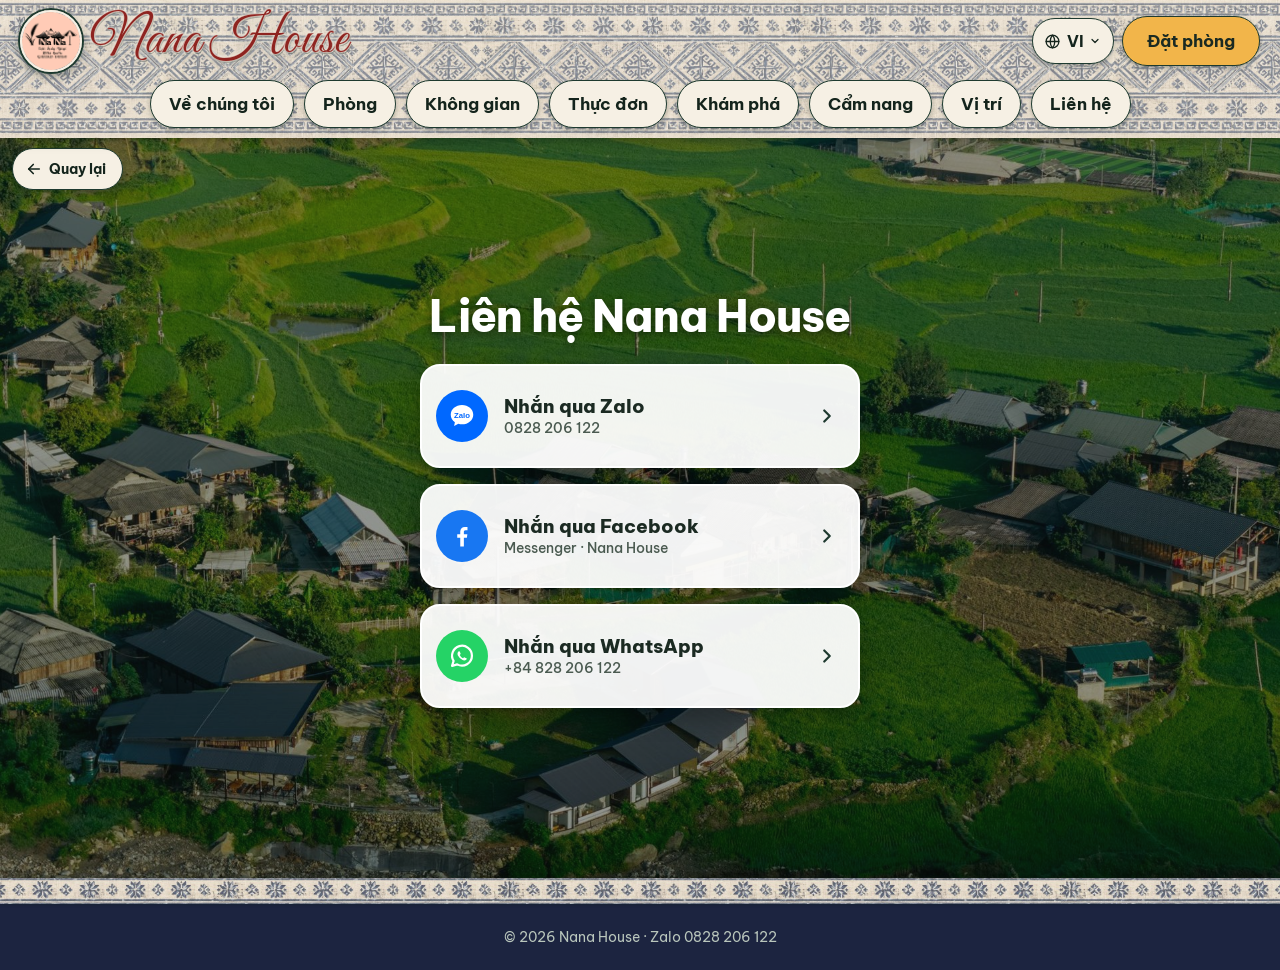
<file: lien-he.html>
<!doctype html>
<html lang="vi">
<head>
<meta charset="utf-8">
<meta name="viewport" content="width=device-width, initial-scale=1">
<title>Liên hệ – Nana House</title>
<meta name="description" content="Nhắn cho Nana House qua Zalo, Facebook Messenger hoặc WhatsApp – số 0828 206 122.">
<meta property="og:type" content="website">
<meta property="og:site_name" content="Nana House">
<meta property="og:title" content="Liên hệ – Nana House">
<meta property="og:description" content="Nhắn cho Nana House qua Zalo, Facebook Messenger hoặc WhatsApp – số 0828 206 122.">
<meta property="og:image" content="https://nanahousetule.github.io/img/og-image.jpg">
<meta property="og:image:width" content="1200">
<meta property="og:image:height" content="630">
<meta property="og:url" content="https://nanahousetule.github.io/lien-he.html">
<meta name="twitter:card" content="summary_large_image">
<link rel="canonical" href="https://nanahousetule.github.io/lien-he.html">
<meta name="theme-color" content="#1E3A2F">
<link rel="icon" href="img/favicon.svg" type="image/svg+xml">
<link href="https://fonts.googleapis.com/css2?family=Be+Vietnam+Pro:wght@400;500;600;700;800&amp;family=Great+Vibes&amp;display=swap" rel="stylesheet">
<style>
body{margin:0;font-family:'Be Vietnam Pro',system-ui,sans-serif;color:#1B2A22;background:#1B2A22}
a{color:#1E3A2F}a:hover{color:#12301F}
.nh-bg{background:#27435A url("img/home-bg.jpg") 45% 70% / cover no-repeat}
.lang-vi .en{display:none}
.lang-en .vi{display:none}
a:focus-visible,button:focus-visible{outline:3px solid #F2B54A;outline-offset:3px}
.nh-strip{display:block;height:26px;background:#E9DFCB url("img/vien-tho-cam.jpg") repeat-x center / auto 100%;box-shadow:0 1px 3px rgba(20,36,28,.3),0 -1px 3px rgba(20,36,28,.2);position:relative;z-index:2}
.nh-orn{display:block;width:132px;height:14px;margin-top:4px;background:url("img/brocade-sm.svg") repeat-x left center / auto 14px}
@keyframes nhUp{from{opacity:0;transform:perspective(1000px) translateY(70px) rotateX(22deg) scale(.96)}to{opacity:1;transform:none}}
@keyframes nhLeft{from{opacity:0;transform:perspective(1000px) translateX(-90px) rotateY(18deg)}to{opacity:1;transform:none}}
@keyframes nhRight{from{opacity:0;transform:perspective(1000px) translateX(90px) rotateY(-18deg)}to{opacity:1;transform:none}}
.rv-load{animation:nhUp 1.6s cubic-bezier(.16,.8,.24,1) both}
.rv-d2{animation-delay:.35s}
.nh-js .rv,.nh-js .rv-l,.nh-js .rv-r{opacity:0;transition:opacity 1.4s ease,transform 1.6s cubic-bezier(.16,.8,.24,1);will-change:opacity,transform}
.nh-js .rv,.nh-js .rv-l,.nh-js .rv-r{transform:perspective(1000px) translateY(80px) rotateX(14deg) scale(.97)}
.nh-js .is-in{opacity:1;transform:none}
@media (prefers-reduced-motion: reduce){.rv-load{animation:none}.nh-js .rv,.nh-js .rv-l,.nh-js .rv-r{opacity:1;transform:none;transition:none}}
.nh-lg{font-family:inherit;font-size:13px;font-weight:700;min-width:44px;min-height:40px;padding:0 10px;border:0;border-radius:999px;cursor:pointer;background:transparent;color:#EEF2EA}.nh-lg[aria-pressed="true"]{background:#EEF2EA;color:#14241C}
[hidden]{display:none !important}
.nh-ct{min-height:calc(100vh - 160px);min-height:calc(100svh - 160px);display:flex;align-items:center;justify-content:center;padding:48px 20px 64px;box-sizing:border-box;background:rgba(12,22,17,.45)}
.nh-ct-in{width:100%;max-width:440px;display:flex;flex-direction:column;gap:16px;text-align:center}
.nh-ct h1{margin:0 0 8px;color:#FFFFFF;font-size:clamp(30px,7vw,44px);line-height:1.1;letter-spacing:-.02em;font-weight:800;text-shadow:0 2px 10px rgba(0,0,0,.5)}
.nh-ct-btn{display:flex;align-items:center;gap:16px;min-height:76px;padding:12px 20px 12px 14px;border-radius:20px;background:rgba(255,255,255,.94);color:#1B2A22;text-decoration:none;text-align:left;box-shadow:0 8px 24px rgba(0,0,0,.3);border:2px solid #FFFFFF;transition:transform .15s ease}
.nh-ct-btn:hover{color:#1B2A22;transform:translateY(-2px)}
.nh-ct-btn:active{transform:scale(.98)}
.nh-ct-ic{flex:none;display:flex;align-items:center;justify-content:center;width:52px;height:52px;border-radius:50%;color:#FFFFFF}
.nh-ct-t{display:flex;flex-direction:column;gap:2px;flex:1;min-width:0}
.nh-ct-t b{font-size:19px;font-weight:800;line-height:1.2}
.nh-ct-t small{font-size:14px;color:#4A5A50;font-weight:500}
.nh-ct-go{flex:none;color:#1E3A2F}
.nh-ct-in > a:nth-of-type(1){animation-delay:.12s}.nh-ct-in > a:nth-of-type(2){animation-delay:.24s}.nh-ct-in > a:nth-of-type(3){animation-delay:.36s}
</style>
<link rel="stylesheet" href="css/header.css">
<script>try{(function(){var v=sessionStorage.getItem('nh-nav-in');if(!v)return;sessionStorage.removeItem('nh-nav-in');var h=document.documentElement;h.className+=' nh-navin';addEventListener('load',function(){setTimeout(function(){h.classList.remove('nh-navin');},900);});})()}catch(e){}</script>
</head>
<body>
<div id="nh-root" class="lang-vi" style="position: relative; font-family: 'Be Vietnam Pro', system-ui, sans-serif; color: #1B2A22">
<div class="nh-bg" aria-hidden="true" style="position: fixed; top: 0; right: 0; bottom: 0; left: 0; z-index: 0"></div>
<div style="position: relative; z-index: 1; overflow-x: clip">

<header class="nh-head">
<div class="nh-head-in">
<a href="index.html" class="nh-brand nh-brand-live" aria-label="Nana House"><img src="img/logo-nana.png" alt="" width="52" height="52"><span class="nh-brand-t" aria-hidden="true"><span style="--i:0">N</span><span style="--i:1">a</span><span style="--i:2">n</span><span style="--i:3">a</span><span style="--i:4">&nbsp;</span><span style="--i:5">H</span><span style="--i:6">o</span><span style="--i:7">u</span><span style="--i:8">s</span><span style="--i:9">e</span></span></a>
<nav class="nh-nav" aria-label="Menu">
<a href="index.html#about"><span class="vi">Về chúng tôi</span><span class="en">About us</span></a>
<a href="index.html#rooms"><span class="vi">Phòng</span><span class="en">Rooms</span></a>
<a href="index.html#space"><span class="vi">Không gian</span><span class="en">Our space</span></a>
<a href="thuc-don.html"><span class="vi">Thực đơn</span><span class="en">Menu</span></a>
<a href="kham-pha.html"><span class="vi">Khám phá</span><span class="en">Explore</span></a>
<a href="mu-cang-chai.html"><span class="vi">Cẩm nang</span><span class="en">Travel guide</span></a>
<a href="index.html#location"><span class="vi">Vị trí</span><span class="en">Location</span></a>
<a href="lien-he.html" aria-current="page"><span class="vi">Liên hệ</span><span class="en">Contact</span></a>
</nav>
<div class="nh-head-r">
<div class="nh-langs">
<button type="button" class="nh-lang-btn" aria-haspopup="true" aria-expanded="false" aria-label="Ngôn ngữ / Language"><svg width="17" height="17" viewBox="0 0 24 24" fill="none" stroke="currentColor" stroke-width="1.8" stroke-linecap="round" stroke-linejoin="round" aria-hidden="true"><circle cx="12" cy="12" r="9"></circle><path d="M3 12h18"></path><path d="M12 3a14 14 0 0 1 0 18a14 14 0 0 1 0-18z"></path></svg><span class="nh-lang-cur">VI</span><svg class="nh-lang-car" width="12" height="12" viewBox="0 0 24 24" fill="none" stroke="currentColor" stroke-width="2.4" stroke-linecap="round" stroke-linejoin="round" aria-hidden="true"><path d="M6 9l6 6 6-6"></path></svg></button>
<div class="nh-lang-menu" translate="no">
<button type="button" class="nh-lg" data-lang="vi" aria-pressed="true" lang="vi">Tiếng Việt</button>
<button type="button" class="nh-lg" data-lang="en" aria-pressed="false" lang="en">English</button>
<button type="button" class="nh-lg" data-lang="ko" aria-pressed="false" lang="ko">한국어</button>
<button type="button" class="nh-lg" data-lang="zh" aria-pressed="false" lang="zh">中文</button>
<button type="button" class="nh-lg" data-lang="fr" aria-pressed="false" lang="fr">Français</button>
<button type="button" class="nh-lg" data-lang="ru" aria-pressed="false" lang="ru">Русский</button>
<button type="button" class="nh-lg" data-lang="de" aria-pressed="false" lang="de">Deutsch</button>
<p class="nh-lang-sep"><span class="vi">Ngôn ngữ khác (Google Dịch)</span><span class="en">More languages (Google Translate)</span></p>
<div class="nh-lang-gt">
<a data-gt="ja" lang="ja" rel="noopener">日本語</a>
<a data-gt="th" lang="th" rel="noopener">ไทย</a>
<a data-gt="es" lang="es" rel="noopener">Español</a>
<a data-gt="it" lang="it" rel="noopener">Italiano</a>
<a data-gt="nl" lang="nl" rel="noopener">Nederlands</a>
<a data-gt="iw" lang="he" rel="noopener">עברית</a>
<a data-gt="hi" lang="hi" rel="noopener">हिन्दी</a>
<a data-gt="ne" lang="ne" rel="noopener">नेपाली</a>
<a data-gt="id" lang="id" rel="noopener">Indonesia</a>
</div>
</div>
</div>
<a href="dat-phong.html" class="nh-book"><span class="vi">Đặt phòng</span><span class="en">Book now</span></a>
</div>
</div>
</header>
<div id="nh-head-space" class="nh-head-space" aria-hidden="true"></div>
<a class="nh-backbar" href="index.html"><svg width="18" height="18" viewBox="0 0 24 24" fill="none" stroke="currentColor" stroke-width="2.2" stroke-linecap="round" stroke-linejoin="round" aria-hidden="true"><path d="M19 12H5"></path><path d="M11 18l-6-6 6-6"></path></svg><span class="vi">Quay lại</span><span class="en">Back</span></a>

<section class="nh-ct">
<div class="nh-ct-in">
<h1 class="rv-load"><span class="vi">Liên hệ Nana House</span><span class="en">Contact Nana House</span></h1>
<a class="nh-ct-btn rv-load" href="https://zalo.me/0828206122" target="_blank" rel="noopener">
<span class="nh-ct-ic" style="background:#0068FF"><svg width="30" height="30" viewBox="0 0 24 24" aria-hidden="true"><path d="M12 3.2c-5 0-9 3.4-9 7.7 0 2.4 1.3 4.6 3.3 6l-.6 3.1 3.4-1.8c.9.3 1.9.4 2.9.4 5 0 9-3.4 9-7.7s-4-7.7-9-7.7z" fill="#FFFFFF"></path><text x="12" y="13.6" text-anchor="middle" font-family="Arial, sans-serif" font-size="6.2" font-weight="700" fill="#0068FF">Zalo</text></svg></span>
<span class="nh-ct-t"><b><span class="vi">Nhắn qua Zalo</span><span class="en">Message on Zalo</span></b><small>0828 206 122</small></span>
<svg class="nh-ct-go" width="22" height="22" viewBox="0 0 24 24" fill="none" stroke="currentColor" stroke-width="2.4" stroke-linecap="round" stroke-linejoin="round" aria-hidden="true"><path d="M9 6l6 6-6 6"></path></svg></a>
<a class="nh-ct-btn rv-load" href="https://m.me/61577859788703" target="_blank" rel="noopener">
<span class="nh-ct-ic" style="background:#1877F2"><svg width="28" height="28" viewBox="0 0 24 24" aria-hidden="true"><path d="M13.6 21v-7.6h2.6l.4-3h-3V8.5c0-.9.3-1.5 1.5-1.5h1.6V4.3c-.3 0-1.2-.1-2.3-.1-2.3 0-3.9 1.4-3.9 4v2.2H7.9v3h2.6V21z" fill="#FFFFFF"></path></svg></span>
<span class="nh-ct-t"><b><span class="vi">Nhắn qua Facebook</span><span class="en">Message on Facebook</span></b><small>Messenger · Nana House</small></span>
<svg class="nh-ct-go" width="22" height="22" viewBox="0 0 24 24" fill="none" stroke="currentColor" stroke-width="2.4" stroke-linecap="round" stroke-linejoin="round" aria-hidden="true"><path d="M9 6l6 6-6 6"></path></svg></a>
<a class="nh-ct-btn rv-load" href="https://wa.me/84828206122" target="_blank" rel="noopener">
<span class="nh-ct-ic" style="background:#25D366"><svg width="28" height="28" viewBox="0 0 24 24" fill="none" stroke="#FFFFFF" stroke-width="1.9" stroke-linecap="round" stroke-linejoin="round" aria-hidden="true"><path d="M20.5 11.8a8.5 8.5 0 0 1-12.6 7.4L3.5 20.5l1.3-4.3a8.5 8.5 0 1 1 15.7-4.4z"></path><path d="M9 8.2c.3-.4.8-.4 1 0l.8 1.6c.1.3 0 .6-.2.8l-.5.5c.6 1.2 1.6 2.2 2.8 2.8l.5-.5c.2-.2.5-.3.8-.2l1.6.8c.4.2.4.7 0 1-.9.9-2.2 1.1-3.3.5a9.4 9.4 0 0 1-4-4c-.6-1.1-.4-2.4.5-3.3z" fill="#FFFFFF" stroke="none"></path></svg></span>
<span class="nh-ct-t"><b><span class="vi">Nhắn qua WhatsApp</span><span class="en">Message on WhatsApp</span></b><small>+84 828 206 122</small></span>
<svg class="nh-ct-go" width="22" height="22" viewBox="0 0 24 24" fill="none" stroke="currentColor" stroke-width="2.4" stroke-linecap="round" stroke-linejoin="round" aria-hidden="true"><path d="M9 6l6 6-6 6"></path></svg></a>
</div>
</section>

<div class="nh-strip" aria-hidden="true"></div>
<footer style="background: #1C2440; color: #B9C6BC; padding: 24px; text-align: center; font-size: 14px">
<p style="margin: 0">© 2026 Nana House · Zalo 0828 206 122</p>
</footer>

</div>
</div>
<script src="js/site.js"></script>
<script src="js/header.js"></script>
</body>
</html>
</file>
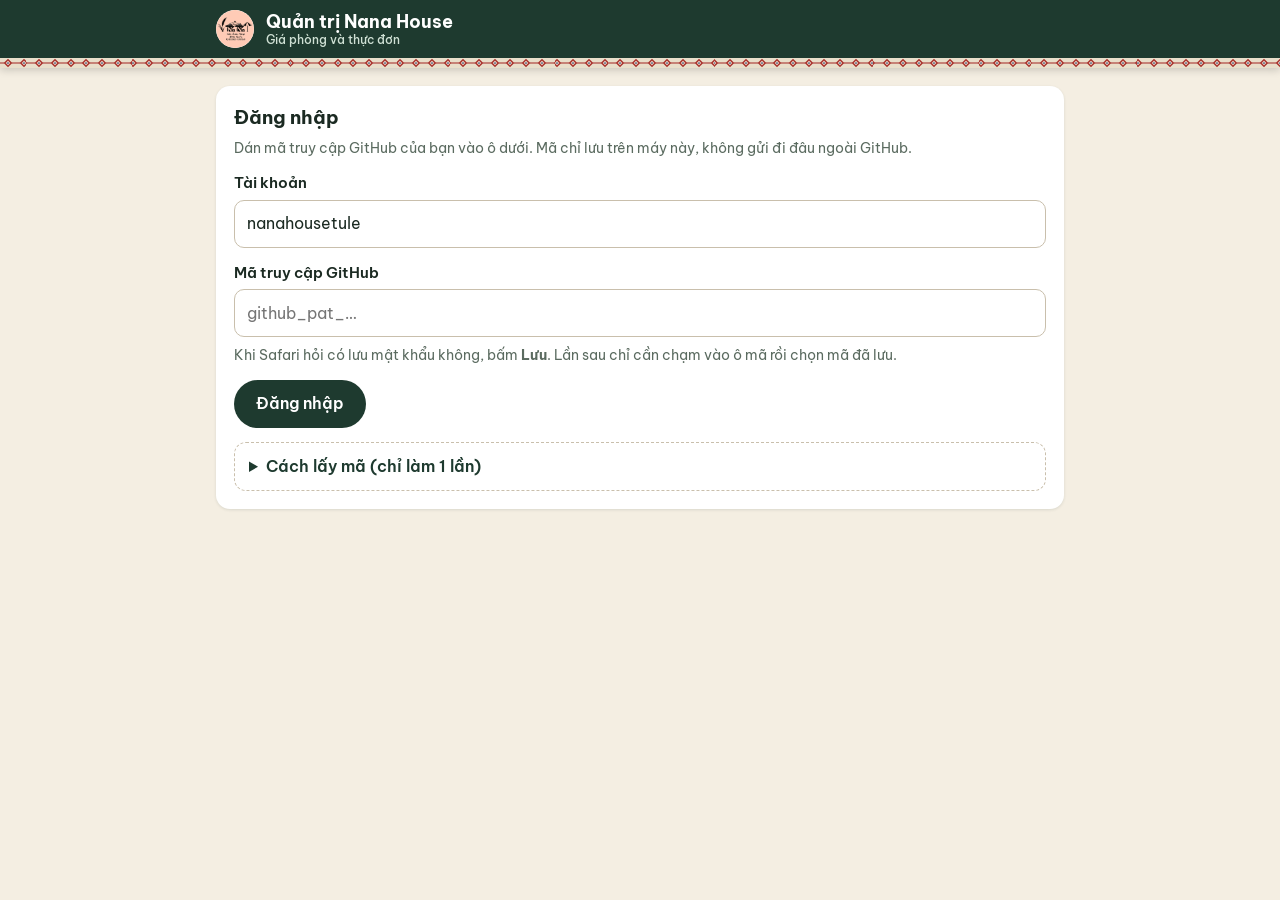
<file: quan-tri.html>
<!doctype html>
<html lang="vi">
<head>
<meta charset="utf-8">
<meta name="viewport" content="width=device-width, initial-scale=1, viewport-fit=cover">
<meta name="robots" content="noindex, nofollow">
<title>Quản trị – Nana House</title>
<meta name="theme-color" content="#1E3A2F">
<link rel="icon" href="img/favicon.svg" type="image/svg+xml">
<link rel="apple-touch-icon" href="img/logo-nana.png">
<link href="https://fonts.googleapis.com/css2?family=Be+Vietnam+Pro:wght@400;500;600;700;800&amp;display=swap" rel="stylesheet">
<style>
*{box-sizing:border-box}
html{-webkit-text-size-adjust:100%}
body{margin:0;font-family:'Be Vietnam Pro',system-ui,sans-serif;color:#1B2A22;background:#F4EEE2;font-size:16px;line-height:1.45}
[hidden]{display:none !important}
button,input,select{font:inherit;color:inherit}
a{color:#1E3A2F}
.top{position:sticky;top:0;z-index:20;background:#1E3A2F;color:#fff;box-shadow:0 2px 8px rgba(0,0,0,.18)}
.top-in{max-width:880px;margin:0 auto;display:flex;align-items:center;gap:12px;padding:10px 16px;padding-top:max(10px,env(safe-area-inset-top))}
.top img{width:38px;height:38px;border-radius:50%;background:#fff;object-fit:contain}
.top h1{margin:0;font-size:18px;font-weight:700;flex:1;line-height:1.2}
.top h1 small{display:block;font-size:12px;font-weight:500;color:#CFE0D4}
.top button{background:transparent;border:1.5px solid rgba(255,255,255,.55);color:#fff;border-radius:999px;padding:7px 14px;font-size:14px;cursor:pointer}
.strip{height:10px;background:#E9DFCB url("img/brocade-sm.svg") repeat-x left center / auto 10px}
main{max-width:880px;margin:0 auto;padding:18px 16px 140px}
.card{background:#fff;border-radius:14px;padding:18px;box-shadow:0 1px 3px rgba(30,58,47,.12);margin:0 0 16px}
.card h2{margin:0 0 6px;font-size:19px}
.muted{color:#5B6B60;font-size:14px}
.btn{display:inline-flex;align-items:center;justify-content:center;gap:8px;min-height:48px;padding:0 22px;border-radius:999px;border:0;background:#1E3A2F;color:#fff;font-weight:600;font-size:16px;cursor:pointer;text-decoration:none}
.btn:disabled{opacity:.45;cursor:default}
.btn.light{background:#fff;color:#1E3A2F;border:1.5px solid #1E3A2F}
.btn.amber{background:#F2B54A;color:#1B2A22}
.btn.small{min-height:40px;padding:0 16px;font-size:15px}
label.f{display:block;font-weight:600;font-size:15px;margin:0 0 6px}
input.t{width:100%;min-height:48px;border:1.5px solid #C9BFAC;border-radius:10px;padding:10px 12px;background:#fff;font-size:16px}
input.t:focus{outline:none;border-color:#1E3A2F;box-shadow:0 0 0 3px rgba(242,181,74,.45)}
.err{background:#FBE9E7;color:#8A2A22;border-radius:10px;padding:12px 14px;margin:12px 0 0;font-size:15px}
.ok{background:#E6F2EA;color:#1E3A2F;border-radius:10px;padding:12px 14px;margin:12px 0 0;font-size:15px}
details.howto{margin:14px 0 0;border:1.5px dashed #C9BFAC;border-radius:12px;padding:0 14px}
details.howto summary{cursor:pointer;font-weight:600;padding:12px 0;color:#1E3A2F}
details.howto ol{margin:0 0 14px;padding-left:22px}
details.howto li{margin:0 0 8px}
code{background:#F4EEE2;border-radius:5px;padding:1px 6px;font-size:14px}
.tabs{display:flex;gap:8px;overflow-x:auto;padding:2px 0 14px;-webkit-overflow-scrolling:touch}
.tab{flex:0 0 auto;min-height:44px;padding:0 18px;border-radius:999px;border:1.5px solid #1E3A2F;background:#fff;color:#1E3A2F;font-weight:600;cursor:pointer}
.tab[aria-pressed="true"]{background:#1E3A2F;color:#fff}
.mtabs{display:grid;grid-template-columns:1fr 1fr;gap:10px;margin:0 0 14px}
.mtab{display:flex;align-items:center;gap:10px;min-height:66px;padding:10px 16px;border-radius:16px;border:2px solid #1E3A2F;background:#fff;color:#1E3A2F;font-weight:700;font-size:16px;line-height:1.25;text-align:left;cursor:pointer}
.mtab svg{flex:0 0 auto}
.mtab[aria-pressed="true"]{background:#1E3A2F;color:#fff;box-shadow:0 4px 14px rgba(30,58,47,.25)}
#subTabs .tab{min-height:40px;padding:0 16px;font-size:15px}
@media (max-width:520px){.mtab{font-size:15px;padding:10px 12px;gap:8px}}
.room{display:grid;grid-template-columns:1fr;gap:6px;padding:14px 0;border-top:1px solid #EEE6D6}
.room:first-of-type{border-top:0}
.money{display:flex;align-items:center;gap:10px}
.money input{max-width:220px;font-size:20px;font-weight:700}
.money span{font-weight:600;color:#5B6B60}
details.grp{background:#fff;border-radius:14px;box-shadow:0 1px 3px rgba(30,58,47,.12);margin:0 0 12px;overflow:hidden}
details.grp>summary{cursor:pointer;list-style:none;display:flex;align-items:center;gap:10px;padding:16px 18px;font-weight:700;font-size:17px}
details.grp>summary::-webkit-details-marker{display:none}
details.grp>summary::after{content:"";width:10px;height:10px;border-right:2.5px solid #1E3A2F;border-bottom:2.5px solid #1E3A2F;transform:rotate(45deg);margin-left:auto;transition:transform .2s}
details.grp[open]>summary::after{transform:rotate(-135deg)}
details.grp>summary .cnt{font-weight:500;font-size:14px;color:#5B6B60}
details.grp>summary .dot{width:10px;height:10px;border-radius:50%;background:#F2B54A}
.grp-body{padding:0 18px 16px}
.head{display:grid;grid-template-columns:1fr 1fr 110px 44px;gap:8px;font-size:13px;font-weight:600;color:#5B6B60;padding:0 0 4px}
.item{display:grid;grid-template-columns:1fr 1fr 110px 44px;gap:8px;align-items:center;padding:6px 0;border-left:4px solid transparent;margin-left:-10px;padding-left:6px}
.item.changed{border-left-color:#F2B54A}
.item.added{border-left-color:#2F7D4F}
.item.deleted{opacity:.55}
.item.deleted input{text-decoration:line-through}
.item input.t{min-height:44px;padding:8px 10px;font-size:15px}
.price{position:relative}
.price input.t{padding-right:26px;text-align:right;font-weight:700}
.price::after{content:"k";position:absolute;right:10px;top:50%;transform:translateY(-50%);font-weight:700;color:#5B6B60}
.price.chg input.t,input.t.chg{border-color:#F2B54A;background:#FFF8EA}
.item.noprice,.head.noprice{grid-template-columns:1fr 1fr 44px}
.setprice{display:flex;flex-wrap:wrap;gap:16px;margin:0 0 14px;padding:0 0 14px;border-bottom:1px solid #EEE6D6}
.setprice>div{flex:0 1 200px}
.sublabel{font-weight:700;font-size:15px;margin:0 0 6px}
.unit{grid-column:1 / -2;font-size:13px;color:#5B6B60;margin-top:-2px}
.ic{width:44px;height:44px;border-radius:10px;border:1.5px solid #E2D7C3;background:#fff;cursor:pointer;display:inline-flex;align-items:center;justify-content:center;color:#A8322D}
.ic.undo{color:#1E3A2F;font-size:12px;font-weight:700}
.addrow{margin-top:10px}
.set{padding:14px 0;border-top:1px solid #EEE6D6}
.set:first-child{border-top:0}
.set h3{margin:0 0 8px;font-size:17px}
.set .row2{display:flex;flex-wrap:wrap;gap:16px}
.set .row2>div{flex:1 1 200px}
.set .price{max-width:200px}
.note{font-size:14px;color:#5B6B60;margin:4px 0 14px}
.segs{display:flex;gap:8px;flex-wrap:wrap;margin:0 0 14px}
.segb{min-height:44px;padding:0 18px;border-radius:999px;border:1.5px solid #1E3A2F;background:#fff;color:#1E3A2F;font-weight:600;cursor:pointer}
.segb[aria-pressed="true"]{background:#1E3A2F;color:#fff}
.cal-top{display:flex;align-items:center;justify-content:space-between;margin:0 0 10px}
.cal-top b{font-size:18px}
.cal-nav{width:44px;height:44px;border-radius:50%;border:1.5px solid #1E3A2F;background:#fff;color:#1E3A2F;font-size:24px;font-weight:700;cursor:pointer;line-height:1}
.cal-nav:disabled{opacity:.3;cursor:default}
.cal-grid{display:grid;grid-template-columns:repeat(7,minmax(0,1fr));gap:6px}
.cal-dow{text-align:center;font-size:13px;font-weight:700;color:#5B6B60;padding:2px 0}
.cal-d{min-height:60px;border-radius:10px;border:1.5px solid #E2D7C3;background:#fff;cursor:pointer;display:flex;flex-direction:column;align-items:center;justify-content:center;gap:3px;font-weight:700;font-size:17px;padding:2px;color:#1B2A22}
.cal-d small{font-size:11px;font-weight:600;color:#5B6B60;line-height:1.1;text-align:center}
.cal-d.part{background:#FFF3D6;border-color:#F2B54A}
.cal-d.full{background:#A8322D;border-color:#A8322D;color:#fff}
.cal-d.full small{color:#fff}
.cal-d.chg{box-shadow:0 0 0 3px #2F7D4F}
.cal-d:disabled{opacity:.35;cursor:default}
.moved{background:#FFF3D6;border:1.5px solid #F2B54A;border-radius:12px;padding:10px 14px;margin:0 0 14px}
.moved a{color:#1E3A2F;font-weight:700}
.legend{display:flex;flex-wrap:wrap;gap:8px 16px;margin:14px 0 0;font-size:14px;color:#5B6B60}
.legend span::before{content:"";display:inline-block;width:14px;height:14px;border-radius:4px;vertical-align:-2px;margin-right:6px;border:1.5px solid #E2D7C3;background:#fff}
.legend .lp::before{background:#FFF3D6;border-color:#F2B54A}
.legend .lf::before{background:#A8322D;border-color:#A8322D}
.bar{position:fixed;left:0;right:0;bottom:0;z-index:30;background:#fff;border-top:1px solid #E2D7C3;box-shadow:0 -4px 14px rgba(30,58,47,.12)}
.bar-in{max-width:880px;margin:0 auto;display:flex;align-items:center;gap:10px;padding:12px 16px;padding-bottom:max(12px,env(safe-area-inset-bottom))}
.bar-in .msg{flex:1;font-weight:600;font-size:15px}
.ov{position:fixed;inset:0;z-index:50;background:rgba(15,25,20,.55);display:flex;align-items:flex-end;justify-content:center;padding:0}
.dlg{background:#fff;width:100%;max-width:620px;max-height:88vh;overflow:auto;border-radius:18px 18px 0 0;padding:20px 18px;padding-bottom:max(20px,env(safe-area-inset-bottom))}
@media (min-width:700px){.ov{align-items:center;padding:20px}.dlg{border-radius:18px}}
.dlg h2{margin:0 0 10px;font-size:20px}
.dlg ul{margin:0 0 16px;padding-left:20px}
.dlg li{margin:0 0 6px}
.dlg .acts{display:flex;flex-wrap:wrap;gap:10px;justify-content:flex-end}
.spin{width:18px;height:18px;border:3px solid rgba(255,255,255,.4);border-top-color:#fff;border-radius:50%;animation:sp 1s linear infinite}
@keyframes sp{to{transform:rotate(360deg)}}
.loading{text-align:center;padding:40px 0;color:#5B6B60}
@media (max-width:520px){
  .top-in{gap:8px;padding-left:12px;padding-right:12px}
  .top img{width:32px;height:32px}
  .top h1{font-size:16px}
  .top h1 small{display:none}
  .top button{padding:6px 11px;font-size:13px}
}
@media (max-width:640px){
  .head{display:none}
  .item{grid-template-columns:1fr 110px 44px;row-gap:6px;padding:10px 0 10px 6px;border-bottom:1px solid #F0E9DB}
  .item .vi{grid-column:1 / -1}
  .item .en{grid-column:1 / 2}
  .unit{grid-column:1 / -1}
  .item.noprice{grid-template-columns:1fr 44px}
}
</style>
</head>
<body>
<header class="top">
  <div class="top-in">
    <img src="img/logo-nana.png" alt="">
    <h1>Quản trị Nana House<small>Giá phòng và thực đơn</small></h1>
    <button type="button" id="btnReload" hidden>Tải lại</button>
    <button type="button" id="btnOut" hidden>Đăng xuất</button>
  </div>
  <div class="strip" aria-hidden="true"></div>
</header>

<main>
  <!-- Đăng nhập -->
  <section id="vLogin" hidden>
    <div class="card">
      <h2>Đăng nhập</h2>
      <p class="muted" style="margin:0 0 14px">Dán mã truy cập GitHub của bạn vào ô dưới. Mã chỉ lưu trên máy này, không gửi đi đâu ngoài GitHub.</p>
      <form id="fLogin" method="post" action="quan-tri.html" autocomplete="on">
        <label class="f" for="inUser">Tài khoản</label>
        <input class="t" id="inUser" name="username" type="text" autocomplete="username" autocapitalize="off" autocorrect="off" spellcheck="false" value="nanahousetule" style="margin-bottom:14px">
        <label class="f" for="inToken">Mã truy cập GitHub</label>
        <input class="t" id="inToken" name="password" type="password" autocomplete="current-password" autocapitalize="off" autocorrect="off" spellcheck="false" placeholder="github_pat_…">
        <p class="muted" style="margin:8px 0 0">Khi Safari hỏi có lưu mật khẩu không, bấm <b>Lưu</b>. Lần sau chỉ cần chạm vào ô mã rồi chọn mã đã lưu.</p>
        <div style="margin-top:14px"><button class="btn" id="btnLogin" type="submit">Đăng nhập</button></div>
      </form>
      <div id="loginErr" class="err" hidden></div>
      <details class="howto">
        <summary>Cách lấy mã (chỉ làm 1 lần)</summary>
        <ol>
          <li>Mở trang <a href="https://github.com/settings/personal-access-tokens/new" target="_blank" rel="noopener">tạo mã trên GitHub</a> (đăng nhập tài khoản <b>nanahousetule</b>).</li>
          <li><b>Token name</b>: gõ <code>Quan tri Nana House</code>. <b>Expiration</b>: chọn thời hạn dài nhất.</li>
          <li><b>Repository access</b>: chọn <b>Only select repositories</b>, rồi chọn <code>nanahousetule.github.io</code>.</li>
          <li>Ở phần <b>Permissions</b>, thêm quyền <b>Contents</b> và chọn <b>Read and write</b>.</li>
          <li>Bấm <b>Generate token</b>, sao chép mã (bắt đầu bằng <code>github_pat_</code>) rồi dán vào ô ở trên.</li>
        </ol>
        <p class="muted" style="margin:0 0 14px">Đừng gửi mã này cho ai. Nếu lỡ lộ, vào GitHub xoá mã cũ và tạo mã mới.</p>
      </details>
    </div>
  </section>

  <div id="vLoading" class="loading" hidden>Đang tải dữ liệu website…</div>
  <div id="loadErr" class="err" hidden></div>

  <!-- Sửa -->
  <section id="vEdit" hidden>
    <p class="note moved">Lịch đặt phòng đã chuyển sang trang quản lý nội bộ của quán: <a href="quanly/#lich-phong">mở Lịch đặt phòng</a>.</p>
    <div class="tabs" id="subTabs" role="tablist">
      <button type="button" class="tab" data-tab="rooms" aria-pressed="true">Giá phòng</button>
      <button type="button" class="tab" data-tab="goi" aria-pressed="false">Đồ ăn</button>
      <button type="button" class="tab" data-tab="drink" aria-pressed="false">Đồ uống</button>
      <button type="button" class="tab" data-tab="sets" aria-pressed="false">Set lẩu &amp; mẹt</button>
    </div>

    <div data-pane="rooms">
      <div class="card">
        <h2>Giá phòng (mỗi đêm)</h2>
        <p class="note">Giá mới sẽ hiện ở trang chủ, trang Đặt phòng, trang chi tiết phòng và ô tính tiền ước tính.</p>
        <div id="rooms"></div>
      </div>
    </div>
    <div data-pane="goi" hidden>
      <p class="note">Giá ghi theo nghìn đồng: gõ <b>150</b> nghĩa là 150k. Khi đổi tên tiếng Anh, các bản tiếng Hàn, Trung, Pháp, Nga, Đức sẽ hiện tên tiếng Anh mới.</p>
      <div id="goi"></div>
    </div>
    <div data-pane="drink" hidden>
      <p class="note">Giá ghi theo nghìn đồng: gõ <b>25</b> nghĩa là 25k.</p>
      <div id="drink"></div>
    </div>
    <div data-pane="sets" hidden>
      <p class="note">Bấm vào từng set để sửa giá và các món trong set. Giá ghi theo nghìn đồng.</p>
      <div id="sets"></div>
      <div id="setAddons"></div>
    </div>
  </section>
</main>

<div class="bar" id="bar" hidden>
  <div class="bar-in">
    <span class="msg" id="barMsg">Chưa có thay đổi</span>
    <button type="button" class="btn light small" id="btnUndoAll" hidden>Huỷ hết</button>
    <button type="button" class="btn" id="btnReview" disabled>Lưu lên website</button>
  </div>
</div>

<div class="ov" id="ov" hidden>
  <div class="dlg" role="dialog" aria-modal="true" aria-labelledby="dlgTitle">
    <h2 id="dlgTitle">Kiểm tra trước khi lưu</h2>
    <div id="dlgBody"></div>
    <div class="acts" id="dlgActs"></div>
  </div>
</div>

<script>
(function () {
  'use strict';
  var OWNER = 'nanahousetule', REPO = 'nanahousetule.github.io', BRANCH = 'main';
  var API = 'https://api.github.com/repos/' + OWNER + '/' + REPO;
  var SITE = 'https://nanahousetule.github.io/';
  var KEY = 'nh-quantri-token';
  var MENU = 'thuc-don.html', ROOM_JS = 'js/dat-phong.js', CAL = 'data/lich-phong.json';
  var ROOM_HTML = ['index.html', 'dat-phong.html', 'phong-don.html', 'phong-doi.html'];
  var ROOM_NAMES = { don: 'Phòng đơn', doi: 'Phòng đôi' };

  var token = '', head = '', orig = {}, M = null;
  function $(id) { return document.getElementById(id); }
  function show(id, on) { $(id).hidden = !on; }

  /* ---------- helpers ---------- */
  function dec(s) { var t = document.createElement('textarea'); t.innerHTML = s; return t.value; }
  function enc(s) { return String(s).replace(/&/g, '&amp;').replace(/</g, '&lt;').replace(/>/g, '&gt;'); }
  function vnd(n) { return String(n).replace(/\B(?=(\d{3})+(?!\d))/g, '.'); }
  function digits(s) { return String(s).replace(/\D/g, ''); }
  function el(tag, attrs, kids) {
    var e = document.createElement(tag);
    if (attrs) for (var k in attrs) {
      if (k === 'text') e.textContent = attrs[k];
      else if (k === 'html') e.innerHTML = attrs[k];
      else if (k.slice(0, 2) === 'on') e.addEventListener(k.slice(2), attrs[k]);
      else e.setAttribute(k, attrs[k]);
    }
    (kids || []).forEach(function (c) { if (c) e.appendChild(c); });
    return e;
  }

  /* ---------- GitHub ---------- */
  function gh(path, opt) {
    opt = opt || {};
    var h = { 'Authorization': 'Bearer ' + token, 'Accept': opt.raw ? 'application/vnd.github.raw+json' : 'application/vnd.github+json' };
    if (opt.body) h['Content-Type'] = 'application/json';
    return fetch(API + path, { method: opt.method || 'GET', headers: h, body: opt.body ? JSON.stringify(opt.body) : undefined })
      .then(function (r) {
        if (!r.ok) { var e = new Error('HTTP ' + r.status); e.status = r.status; throw e; }
        return opt.raw ? r.text() : r.json();
      });
  }
  function headSha() { return gh('/git/ref/heads/' + BRANCH + '?t=' + Date.now()).then(function (j) { return j.object.sha; }); }
  function getFile(path, ref, optional) {
    return gh('/contents/' + path.split('/').map(encodeURIComponent).join('/') + '?ref=' + ref, { raw: true })
      .catch(function (e) { if (optional && e.status === 404) return ''; throw e; });
  }
  function errText(e) {
    if (e && e.status === 401) return 'Mã truy cập sai hoặc đã hết hạn. Hãy tạo mã mới rồi đăng nhập lại.';
    if (e && (e.status === 403 || e.status === 404)) return 'Mã này chưa có quyền sửa kho nanahousetule.github.io. Kiểm tra lại bước "Repository access" và quyền "Contents: Read and write".';
    if (e && (e.status === 409 || e.status === 422)) return 'Website vừa được sửa ở nơi khác. Bấm "Tải lại" rồi sửa lại.';
    return 'Không kết nối được tới GitHub. Kiểm tra mạng rồi thử lại.' + (e && e.message ? ' (' + e.message + ')' : '');
  }

  /* ---------- đọc thực đơn ---------- */
  var RE_ROW_A = /<div class="rv" style="([^"]*align-items: baseline[^"]*)"><span style="([^"]*)"><span class="vi">([^<]*)<\/span><span class="en">([^<]*)<\/span><\/span><span aria-hidden="true" style="([^"]*)"><\/span><span style="([^"]*)">(\d+(?:[.,]\d+)?)k<span class="vi">([^<]*)<\/span><span class="en">([^<]*)<\/span><\/span><\/div>/g;
  var RE_ROW_B = /<li style="([^"]*)"><span aria-hidden="true" style="([^"]*)">•<\/span><span style="([^"]*)"><span class="vi">([^<]*)<\/span><span class="en">([^<]*)<\/span><\/span><span aria-hidden="true" style="([^"]*)"><\/span><span style="([^"]*)">(\d+(?:[.,]\d+)?)k<\/span><\/li>/g;
  var RE_ROW_C = /<li style="([^"]*)"><span aria-hidden="true" style="([^"]*)">•<\/span><span style="([^"]*)"><span class="vi">([^<]*)<\/span><span class="en">([^<]*)<\/span><\/span><\/li>/g;
  var RE_H2 = /<h2 class="nh-brush-y"[^>]*><span class="vi">([^<]*)<\/span><span class="en">([^<]*)<\/span><\/h2>/g;
  var RE_PANEL = /<div data-panel="(goi|lau|met|drink)"/g;
  var RE_SETP = /<span class="vi">(\d+)k \/ (nồi|người)<\/span><span class="en">(\d+)k \/ (pot|person)<\/span>/g;
  var RE_EXTRA = /<span class="vi">([^<]*?\+)(\d+)(k\/người)<\/span><span class="en">([^<]*?\+)(\d+)(k per extra person)<\/span>/g;

  function scan(src, re, type, fn) {
    var out = [], m; re.lastIndex = 0;
    while ((m = re.exec(src))) out.push(Object.assign({ type: type, at: m.index, end: m.index + m[0].length, raw: m[0] }, fn(m)));
    return out;
  }
  function parseMenu(src) {
    var marks = [].concat(
      scan(src, RE_PANEL, 'panel', function (m) { return { panel: m[1] }; }),
      scan(src, RE_H2, 'h', function (m) { return { vi: dec(m[1]), en: dec(m[2]) }; }),
      scan(src, RE_ROW_A, 'row', function (m) { return { kind: 'A', st: [m[1], m[2], m[5], m[6]], vi: dec(m[3]), en: dec(m[4]), price: m[7], uvi: m[8], uen: m[9] }; }),
      scan(src, RE_ROW_B, 'row', function (m) { return { kind: 'B', st: [m[1], m[2], m[3], m[6], m[7]], vi: dec(m[4]), en: dec(m[5]), price: m[8] }; }),
      scan(src, RE_ROW_C, 'row', function (m) { return { kind: 'C', st: [m[1], m[2], m[3]], vi: dec(m[4]), en: dec(m[5]), price: '' }; }),
      scan(src, RE_SETP, 'setp', function (m) { return { price: m[1], unit: m[2] }; }),
      scan(src, RE_EXTRA, 'extra', function (m) { return { price: m[2] }; })
    ).sort(function (a, b) { return a.at - b.at; });
    var panel = '', grp = null, groups = [];
    marks.forEach(function (k) {
      if (k.type === 'panel') { panel = k.panel; grp = null; }
      else if (k.type === 'h') { grp = { id: 'g' + groups.length, panel: panel, vi: k.vi, en: k.en, rows: [], set: null, extra: null }; groups.push(grp); }
      else if (!grp) return;
      else if (k.type === 'row') grp.rows.push({ o: k, vi: k.vi, en: k.en, price: k.price, del: false });
      else if (k.type === 'setp' && !grp.set) grp.set = { o: k, price: k.price };
      else if (k.type === 'extra' && !grp.extra) grp.extra = { o: k, price: k.price };
    });
    /* các món trong một nhóm phải nằm liền nhau, nếu không thì không cho sửa nhóm đó */
    groups.forEach(function (g) {
      if (!g.rows.length) return;
      var a = g.rows[0].o.at, b = g.rows[g.rows.length - 1].o.end, rest = src.slice(a, b);
      g.rows.forEach(function (r) { rest = rest.replace(r.o.raw, ''); });
      g.ok = !rest.trim();
      g.tpl = g.rows[0].o;
    });
    return groups;
  }

  /* ---------- đọc giá phòng ---------- */
  var RE_GIA = /(<strong[^>]*data-nh-gia="(don|doi)"[^>]*>)([^<]*)(<\/strong>)/g;
  function roomRe(id) { return new RegExp('(' + id + ':\\s*\\{[^}]*?price:\\s*)(\\d+)'); }
  function parseCounts(js) {
    var r = {};
    ['don', 'doi'].forEach(function (id) { var m = new RegExp(id + ':\\s*\\{[^}]*?count:\\s*(\\d+)').exec(js); r[id] = m ? +m[1] : (id === 'don' ? 3 : 2); });
    return r;
  }
  function pad2(n) { return (n < 10 ? '0' : '') + n; }
  function iso(d) { return d.getFullYear() + '-' + pad2(d.getMonth() + 1) + '-' + pad2(d.getDate()); }
  function today0() { var n = new Date(); return new Date(n.getFullYear(), n.getMonth(), n.getDate()); }
  function parseCal(t) {
    var j = {}, o = { don: {}, doi: {} };
    try { j = JSON.parse(t || '{}') || {}; } catch (e) { j = {}; }
    ['don', 'doi'].forEach(function (r) {
      var s = j[r] || {};
      Object.keys(s).forEach(function (k) { var n = parseInt(s[k], 10); if (n > 0 && /^\d{4}-\d\d-\d\d$/.test(k)) o[r][k] = n; });
    });
    return o;
  }
  function calJson(c) {
    var t = iso(today0()), out = { don: {}, doi: {} };
    ['don', 'doi'].forEach(function (r) { Object.keys(c[r]).sort().forEach(function (k) { if (k >= t && c[r][k] > 0) out[r][k] = c[r][k]; }); });
    return JSON.stringify(out, null, 1) + '\n';
  }
  function buildModel() {
    var rooms = parseRooms(orig[ROOM_JS]), cal = parseCal(orig[CAL]);
    M = { rooms: { don: rooms.don, doi: rooms.doi }, roomsO: rooms, groups: parseMenu(orig[MENU]),
          cal: JSON.parse(JSON.stringify(cal)), calO: cal, count: parseCounts(orig[ROOM_JS]) };
  }
  function parseRooms(js) {
    var r = {};
    ['don', 'doi'].forEach(function (id) { var m = roomRe(id).exec(js); r[id] = m ? m[2] : ''; });
    return r;
  }

  /* ---------- tải ---------- */
  function load() {
    show('vEdit', false); show('bar', false); show('loadErr', false); show('vLoading', true);
    var files = [MENU, ROOM_JS, CAL].concat(ROOM_HTML);
    return headSha().then(function (sha) {
      head = sha;
      return Promise.all(files.map(function (f) { return getFile(f, sha, f === CAL); }));
    }).then(function (texts) {
      orig = {};
      files.forEach(function (f, i) { orig[f] = texts[i]; });
      buildModel();
      render();
      show('vLoading', false); show('vEdit', true); show('bar', true);
      show('btnReload', true); show('btnOut', true);
      update();
    }).catch(function (e) {
      show('vLoading', false);
      if (e && e.status === 401) { logout(); $('loginErr').textContent = errText(e); show('loginErr', true); return; }
      $('loadErr').textContent = errText(e); show('loadErr', true);
    });
  }

  /* ---------- vẽ giao diện ---------- */
  function render() {
    var rooms = $('rooms'); rooms.innerHTML = '';
    ['don', 'doi'].forEach(function (id) {
      var inp = el('input', { 'class': 't', id: 'room-' + id, inputmode: 'numeric', autocomplete: 'off', value: vnd(M.rooms[id]) });
      inp.addEventListener('input', function () {
        var d = digits(inp.value); M.rooms[id] = d; inp.classList.toggle('chg', d !== M.roomsO[id]);
        var pos = inp.value.length - inp.selectionStart; inp.value = vnd(d);
        try { var p = Math.max(0, inp.value.length - pos); inp.setSelectionRange(p, p); } catch (e) {}
        update();
      });
      rooms.appendChild(el('div', { 'class': 'room' }, [
        el('label', { 'class': 'f', 'for': 'room-' + id, text: ROOM_NAMES[id] }),
        el('div', { 'class': 'money' }, [inp, el('span', { text: '₫ / đêm' })]),
        el('div', { 'class': 'muted', text: 'Giá hiện tại: ' + vnd(M.roomsO[id]) + '₫' })
      ]));
    });
    $('goi').innerHTML = ''; $('drink').innerHTML = ''; $('sets').innerHTML = ''; $('setAddons').innerHTML = '';
    var first = { goi: true, drink: true };
    M.groups.forEach(function (g) {
      if (g.set) $('sets').appendChild(setBox(g));
      else if (g.rows.length && (g.panel === 'goi' || g.panel === 'drink')) { $(g.panel).appendChild(groupBox(g, first[g.panel])); first[g.panel] = false; }
      else if (g.rows.length && g.panel === 'lau') $('setAddons').appendChild(groupBox(g, false, 'Set lẩu – ' + g.vi + ' (món gọi thêm có giá)'));
    });
  }
  function priceInput(val, onv, label, was) {
    var inp = el('input', { 'class': 't', inputmode: 'numeric', autocomplete: 'off', value: val, 'aria-label': label });
    var box = el('div', { 'class': 'price' }, [inp]);
    inp.addEventListener('input', function () {
      var d = digits(inp.value); if (d !== inp.value) inp.value = d; onv(d);
      if (was !== undefined) box.classList.toggle('chg', d !== was);
      update();
    });
    return box;
  }
  function groupBox(g, open, title, pre) {
    var body = el('div', { 'class': 'grp-body' });
    if (pre) body.appendChild(pre);
    var np = g.tpl && g.tpl.kind === 'C';
    var sum = el('summary', null, [el('span', { text: title || g.vi }), el('span', { 'class': 'cnt' }), el('span', { 'class': 'dot', hidden: '' })]);
    var box = el('details', { 'class': 'grp', 'data-g': g.id }, [sum, body]);
    if (open) box.open = true;
    if (!g.rows.length) return box;
    if (!g.ok) { body.appendChild(el('p', { 'class': 'err', text: 'Nhóm này có cấu trúc lạ nên trang quản trị không sửa được. Hãy nhờ Claude sửa.' })); return box; }
    var list = el('div');
    if (np) body.appendChild(el('p', { 'class': 'sublabel', text: 'Các món trong set' }));
    body.appendChild(el('div', { 'class': 'head' + (np ? ' noprice' : '') }, np
      ? [el('span', { text: 'Tên tiếng Việt' }), el('span', { text: 'Tên tiếng Anh' }), el('span')]
      : [el('span', { text: 'Tên tiếng Việt' }), el('span', { text: 'Tên tiếng Anh' }), el('span', { text: 'Giá' }), el('span')]));
    body.appendChild(list);
    function draw() {
      list.innerHTML = '';
      g.rows.forEach(function (r) { list.appendChild(itemRow(g, r, draw)); });
      sum.querySelector('.cnt').textContent = '(' + g.rows.filter(function (r) { return !r.del; }).length + ' món)';
    }
    g.redraw = draw;
    draw();
    body.appendChild(el('div', { 'class': 'addrow' }, [el('button', {
      type: 'button', 'class': 'btn light small', text: '+ Thêm món',
      onclick: function () {
        g.rows.push({ o: null, vi: '', en: '', price: '', del: false });
        draw(); update();
        var ins = list.querySelectorAll('.item:last-child input'); if (ins[0]) ins[0].focus();
      }
    })]));
    return box;
  }
  function itemRow(g, r, draw) {
    var vi = el('input', { 'class': 't', value: r.vi, placeholder: 'Tên món', 'aria-label': 'Tên tiếng Việt' });
    var en = el('input', { 'class': 't', value: r.en, placeholder: 'English name', 'aria-label': 'Tên tiếng Anh', lang: 'en' });
    vi.addEventListener('input', function () { r.vi = vi.value; mark(); update(); });
    en.addEventListener('input', function () { r.en = en.value; mark(); update(); });
    var np = g.tpl && g.tpl.kind === 'C';
    var pr = np ? null : priceInput(r.price, function (d) { r.price = d; mark(); }, 'Giá (nghìn đồng)');
    var btn = el('button', { type: 'button', 'class': 'ic' + (r.del ? ' undo' : ''), 'aria-label': r.del ? 'Hoàn tác' : 'Xoá món' });
    if (r.del) btn.textContent = 'Hoàn tác';
    else btn.innerHTML = '<svg width="20" height="20" viewBox="0 0 24 24" fill="none" stroke="currentColor" stroke-width="2" stroke-linecap="round" stroke-linejoin="round" aria-hidden="true"><path d="M4 7h16M10 11v6M14 11v6M6 7l1 13h10l1-13M9 7V4h6v3"/></svg>';
    btn.addEventListener('click', function () {
      if (!r.o) g.rows.splice(g.rows.indexOf(r), 1); else r.del = !r.del;
      draw(); update();
    });
    var row = el('div', { 'class': 'item' + (np ? ' noprice' : '') }, [el('div', { 'class': 'vi' }, [vi]), el('div', { 'class': 'en' }, [en]), pr, btn]);
    if (r.o && r.o.uvi) row.appendChild(el('div', { 'class': 'unit', text: 'Đơn vị: /' + r.o.uvi }));
    if (r.del) [vi, en, pr && pr.firstChild].forEach(function (x) { if (x) x.disabled = true; });
    function mark() { row.className = 'item' + (np ? ' noprice' : '') + (r.del ? ' deleted' : !r.o ? ' added' : rowChanged(r) ? ' changed' : ''); }
    mark();
    return row;
  }
  function setBox(g) {
    var isLau = g.set.o.unit === 'nồi';
    var r2 = el('div', { 'class': 'setprice' });
    r2.appendChild(el('div', null, [el('label', { 'class': 'f', text: isLau ? 'Giá mỗi nồi' : 'Giá mỗi người' }), priceInput(g.set.price, function (d) { g.set.price = d; }, 'Giá', g.set.o.price)]));
    if (g.extra) r2.appendChild(el('div', null, [el('label', { 'class': 'f', text: 'Thêm mỗi người' }), priceInput(g.extra.price, function (d) { g.extra.price = d; }, 'Giá thêm người', g.extra.o.price)]));
    return groupBox(g, false, (isLau ? 'Set lẩu – ' : 'Set mẹt – ') + g.vi, r2);
  }

  /* ---------- so sánh & tạo nội dung mới ---------- */
  function rowChanged(r) { return r.o && (r.vi.trim() !== r.o.vi || r.en.trim() !== r.o.en || r.price !== r.o.price); }
  function groupChanged(g) { return g.rows.some(function (r) { return r.del || !r.o || rowChanged(r); }); }
  function rowHtml(tpl, r) {
    var vi = enc(r.vi.trim()), en = enc(r.en.trim()), p = r.price;
    if (tpl.kind === 'C') {
      var c = tpl.st;
      return '<li style="' + c[0] + '"><span aria-hidden="true" style="' + c[1] + '">•</span><span style="' + c[2] + '"><span class="vi">' + vi + '</span><span class="en">' + en + '</span></span></li>';
    }
    if (tpl.kind === 'B') {
      var b = tpl.st;
      return '<li style="' + b[0] + '"><span aria-hidden="true" style="' + b[1] + '">•</span><span style="' + b[2] + '"><span class="vi">' + vi + '</span><span class="en">' + en + '</span></span><span aria-hidden="true" style="' + b[3] + '"></span><span style="' + b[4] + '">' + p + 'k</span></li>';
    }
    var s = tpl.st, uvi = r.o ? r.o.uvi : '', uen = r.o ? r.o.uen : '';
    return '<div class="rv" style="' + s[0] + '"><span style="' + s[1] + '"><span class="vi">' + vi + '</span><span class="en">' + en + '</span></span><span aria-hidden="true" style="' + s[2] + '"></span><span style="' + s[3] + '">' + p + 'k<span class="vi">' + uvi + '</span><span class="en">' + uen + '</span></span></div>';
  }
  function plan() {
    var notes = [], problems = [], files = {};
    /* giá phòng */
    var newRooms = {};
    ['don', 'doi'].forEach(function (id) {
      var v = M.rooms[id];
      if (v === M.roomsO[id]) return;
      if (!/^\d+$/.test(v) || +v < 10000) { problems.push(ROOM_NAMES[id] + ': giá chưa hợp lệ.'); return; }
      v = String(+v);
      if (v === M.roomsO[id]) return;
      newRooms[id] = v;
      notes.push(ROOM_NAMES[id] + ': ' + vnd(M.roomsO[id]) + '₫ → ' + vnd(v) + '₫');
    });
    if (Object.keys(newRooms).length) {
      var js = orig[ROOM_JS];
      Object.keys(newRooms).forEach(function (id) { js = js.replace(roomRe(id), function (m0, a) { return a + newRooms[id]; }); });
      if (js !== orig[ROOM_JS]) files[ROOM_JS] = js;
      ROOM_HTML.forEach(function (f) {
        var s = orig[f].replace(RE_GIA, function (m0, a, id, txt, z) { return newRooms[id] ? a + vnd(newRooms[id]) + '₫' + z : m0; });
        if (s !== orig[f]) files[f] = s;
      });
    }
    /* thực đơn */
    var reps = [], add = 0, del = 0, chg = 0, setN = 0, calN = 0;
    M.groups.forEach(function (g) {
      if (g.rows.length && g.ok && groupChanged(g)) {
        var keep = g.rows.filter(function (r) { return !r.del; });
        keep.forEach(function (r) {
          if (!r.o || rowChanged(r)) {
            if (!r.vi.trim() || !r.en.trim()) problems.push(g.vi + ': có món còn thiếu tên tiếng Việt hoặc tiếng Anh.');
            if (g.tpl.kind !== 'C' && (!/^\d+$/.test(r.price) || +r.price <= 0)) problems.push(g.vi + ': "' + (r.vi.trim() || 'món mới') + '" chưa có giá.');
          }
        });
        g.rows.forEach(function (r) {
          if (r.del) { del++; notes.push('Xoá: ' + r.o.vi + ' (' + g.vi + ')'); }
          else if (!r.o) { add++; notes.push('Thêm: ' + r.vi.trim() + (g.tpl.kind === 'C' ? '' : ' – ' + r.price + 'k') + ' (' + g.vi + ')'); }
          else if (rowChanged(r)) {
            chg++;
            var bits = [];
            if (r.vi.trim() !== r.o.vi) bits.push('tên "' + r.vi.trim() + '"');
            if (r.en.trim() !== r.o.en) bits.push('tên tiếng Anh "' + r.en.trim() + '"');
            if (r.price !== r.o.price) bits.push('giá ' + r.o.price + 'k → ' + r.price + 'k');
            notes.push('Sửa ' + r.o.vi + ' (' + g.vi + '): ' + bits.join(', '));
          }
        });
        var html = keep.map(function (r) { return r.o && !rowChanged(r) ? r.o.raw : rowHtml(g.tpl, r); }).join('\n');
        reps.push({ at: g.tpl.at, end: g.rows.filter(function (r) { return r.o; }).slice(-1)[0].o.end, text: html });
      }
      [['set', 'giá'], ['extra', 'giá thêm người']].forEach(function (pair) {
        var x = g[pair[0]];
        if (!x || x.price === x.o.price) return;
        if (!/^\d+$/.test(x.price) || +x.price <= 0) { problems.push(g.vi + ': ' + pair[1] + ' chưa hợp lệ.'); return; }
        notes.push(g.vi + ': ' + pair[1] + ' ' + x.o.price + 'k → ' + x.price + 'k'); setN++;
        var t = pair[0] === 'set'
          ? x.o.raw.replace(/(\d+)k \//g, x.price + 'k /')
          : x.o.raw.replace(/\+(\d+)k/g, '+' + x.price + 'k');
        reps.push({ at: x.o.at, end: x.o.end, text: t });
      });
    });
    if (reps.length) {
      var s = orig[MENU];
      reps.sort(function (a, b) { return b.at - a.at; }).forEach(function (r) { s = s.slice(0, r.at) + r.text + s.slice(r.end); });
      if (s !== orig[MENU]) files[MENU] = s;
    }
    ['don', 'doi'].forEach(function (r) {
      Object.keys(Object.assign({}, M.calO[r], M.cal[r])).sort().forEach(function (k) {
        var a = M.calO[r][k] || 0, b = M.cal[r][k] || 0, cnt = M.count[r];
        if (a === b) return;
        calN++;
        notes.push('Lịch ' + ROOM_NAMES[r].toLowerCase() + ', đêm ' + k.slice(8) + '/' + k.slice(5, 7) + ': ' + (b >= cnt ? 'kín phòng' : b ? 'đã đặt ' + b + '/' + cnt + ' phòng' : 'trống'));
      });
    });
    if (calN) files[CAL] = calJson(M.cal);
    var short = [];
    if (calN) short.push('lịch phòng');
    if (Object.keys(newRooms).length) short.push('giá phòng');
    if (add) short.push('thêm ' + add + ' món');
    if (del) short.push('xoá ' + del + ' món');
    if (chg) short.push('sửa ' + chg + ' món');
    if (setN) short.push('giá set');
    return { notes: notes, problems: problems, files: files, short: short };
  }

  /* ---------- thanh dưới ---------- */
  function update() {
    if (!M) return;
    var p = plan(), n = p.notes.length, bad = p.problems.length;
    $('barMsg').textContent = n ? n + ' thay đổi chưa lưu' : bad ? 'Có ô chưa điền đúng' : 'Chưa có thay đổi';
    $('btnReview').disabled = !(n || bad);
    show('btnUndoAll', !!(n || bad));
    M.groups.forEach(function (g) {
      var box = document.querySelector('details[data-g="' + g.id + '"] .dot');
      if (box) box.hidden = !(groupChanged(g) || (g.set && g.set.price !== g.set.o.price) || (g.extra && g.extra.price !== g.extra.o.price));
    });
  }

  /* ---------- lưu ---------- */
  function dialog(title, bodyNodes, acts) {
    $('dlgTitle').textContent = title;
    var b = $('dlgBody'); b.innerHTML = ''; bodyNodes.forEach(function (n) { b.appendChild(n); });
    var a = $('dlgActs'); a.innerHTML = ''; acts.forEach(function (n) { a.appendChild(n); });
    show('ov', true);
  }
  function closeDlg() { show('ov', false); }
  function review() {
    var p = plan();
    if (p.problems.length) {
      dialog('Cần sửa trước khi lưu', [el('ul', null, p.problems.filter(function (x, i, a) { return a.indexOf(x) === i; }).map(function (t) { return el('li', { text: t }); }))],
        [el('button', { type: 'button', 'class': 'btn', text: 'Quay lại sửa', onclick: closeDlg })]);
      return;
    }
    dialog('Kiểm tra trước khi lưu', [
      el('ul', null, p.notes.map(function (t) { return el('li', { text: t }); })),
      el('p', { 'class': 'muted', text: 'Sau khi lưu, khoảng 1–3 phút nữa website mới cập nhật.' })
    ], [
      el('button', { type: 'button', 'class': 'btn light', text: 'Quay lại', onclick: closeDlg }),
      el('button', { type: 'button', 'class': 'btn', id: 'btnSave', text: 'Lưu lên website', onclick: function () { save(p); } })
    ]);
  }
  function save(p) {
    var btn = $('btnSave'); btn.disabled = true; btn.innerHTML = '<span class="spin"></span> Đang lưu…';
    var paths = Object.keys(p.files), parent;
    headSha().then(function (sha) {
      parent = sha;
      if (sha === head) return;
      /* có người vừa sửa website: chỉ lưu tiếp nếu các file mình sửa vẫn y nguyên */
      return Promise.all(paths.map(function (f) { return getFile(f, sha, true); })).then(function (texts) {
        texts.forEach(function (t, i) { if (t !== orig[paths[i]]) { var e = new Error('changed'); e.status = 409; throw e; } });
      });
    }).then(function () {
      return gh('/git/commits/' + parent);
    }).then(function (c) {
      return gh('/git/trees', { method: 'POST', body: { base_tree: c.tree.sha, tree: paths.map(function (f) { return { path: f, mode: '100644', type: 'blob', content: p.files[f] }; }) } });
    }).then(function (tree) {
      var msg = 'Trang quản trị: ' + (p.short.join(', ') || 'cập nhật') + '\n\n' + p.notes.map(function (t) { return '- ' + t; }).join('\n');
      return gh('/git/commits', { method: 'POST', body: { message: msg, tree: tree.sha, parents: [parent] } });
    }).then(function (commit) {
      return gh('/git/refs/heads/' + BRANCH, { method: 'PATCH', body: { sha: commit.sha, force: false } }).then(function () { return commit.sha; });
    }).then(function (sha) {
      head = sha;
      paths.forEach(function (f) { orig[f] = p.files[f]; });
      buildModel();
      var keepTab = curPane;
      render(); tab(keepTab); update();
      dialog('Đã lưu!', [
        el('p', { text: 'Khoảng 1–3 phút nữa website sẽ cập nhật. Nếu chưa thấy giá mới, hãy đóng tab website rồi mở lại.' })
      ], [
        el('a', { 'class': 'btn light', href: SITE + (paths.indexOf(MENU) >= 0 ? MENU : ''), target: '_blank', rel: 'noopener', text: 'Xem website' }),
        el('button', { type: 'button', 'class': 'btn', text: 'Xong', onclick: closeDlg })
      ]);
    }).catch(function (e) {
      dialog('Chưa lưu được', [el('p', { 'class': 'err', text: errText(e) })], [
        el('button', { type: 'button', 'class': 'btn light', text: 'Đóng', onclick: closeDlg })
      ]);
    });
  }

  /* ---------- tab, đăng nhập ---------- */
  /* Lịch đặt phòng đã chuyển sang /quanly; ở đây còn 4 mục: giá phòng, đồ ăn, đồ uống, set lẩu & mẹt */
  var curPane = 'rooms', lastSub = 'rooms';
  function tab(name) {
    curPane = name;
    var main = name === 'cal' ? 'cal' : 'edit';
    if (main === 'edit') lastSub = name;
    document.querySelectorAll('.mtab').forEach(function (b) { b.setAttribute('aria-pressed', b.getAttribute('data-main') === main ? 'true' : 'false'); });
    $('subTabs').hidden = main !== 'edit';
    document.querySelectorAll('.tab').forEach(function (b) { b.setAttribute('aria-pressed', b.getAttribute('data-tab') === name ? 'true' : 'false'); });
    document.querySelectorAll('[data-pane]').forEach(function (p) { p.hidden = p.getAttribute('data-pane') !== name; });
  }
  document.querySelectorAll('.tab').forEach(function (b) { b.addEventListener('click', function () { tab(b.getAttribute('data-tab')); window.scrollTo(0, 0); }); });
  document.querySelectorAll('.mtab').forEach(function (b) { b.addEventListener('click', function () { tab(b.getAttribute('data-main') === 'cal' ? 'cal' : lastSub); window.scrollTo(0, 0); }); });
  function logout() {
    try { localStorage.removeItem(KEY); } catch (e) {}
    token = ''; M = null; $('inToken').value = '';
    show('vEdit', false); show('bar', false); show('btnReload', false); show('btnOut', false); show('loadErr', false);
    show('vLogin', true);
  }
  function login() {
    var t = $('inToken').value.trim();
    show('loginErr', false);
    if (!t) { $('loginErr').textContent = 'Bạn chưa dán mã.'; show('loginErr', true); return; }
    token = t; $('btnLogin').disabled = true;
    gh('').then(function () {
      try { localStorage.setItem(KEY, t); } catch (e) {}
      try { history.replaceState(null, '', location.pathname); } catch (e) {}
      show('vLogin', false); load();
    }).catch(function (e) {
      token = ''; $('loginErr').textContent = errText(e); show('loginErr', true);
    }).then(function () { $('btnLogin').disabled = false; });
  }
  $('fLogin').addEventListener('submit', function (e) { e.preventDefault(); login(); });
  $('btnOut').addEventListener('click', function () {
    if (M && plan().notes.length && !confirm('Bạn có thay đổi chưa lưu. Vẫn đăng xuất?')) return;
    logout();
  });
  $('btnReload').addEventListener('click', function () {
    if (M && plan().notes.length && !confirm('Bỏ các thay đổi chưa lưu và tải lại?')) return;
    load();
  });
  $('btnReview').addEventListener('click', review);
  $('btnUndoAll').addEventListener('click', function () {
    if (!confirm('Huỷ hết các thay đổi chưa lưu?')) return;
    var keepTab = curPane;
    buildModel();
    render(); tab(keepTab); update();
  });
  $('ov').addEventListener('click', function (e) { if (e.target === $('ov') && !$('btnSave')) closeDlg(); });
  window.addEventListener('beforeunload', function (e) { if (M && plan().notes.length) { e.preventDefault(); e.returnValue = ''; } });

  try { token = localStorage.getItem(KEY) || ''; } catch (e) {}
  if (token) load(); else show('vLogin', true);
})();
</script>
</body>
</html>
</file>
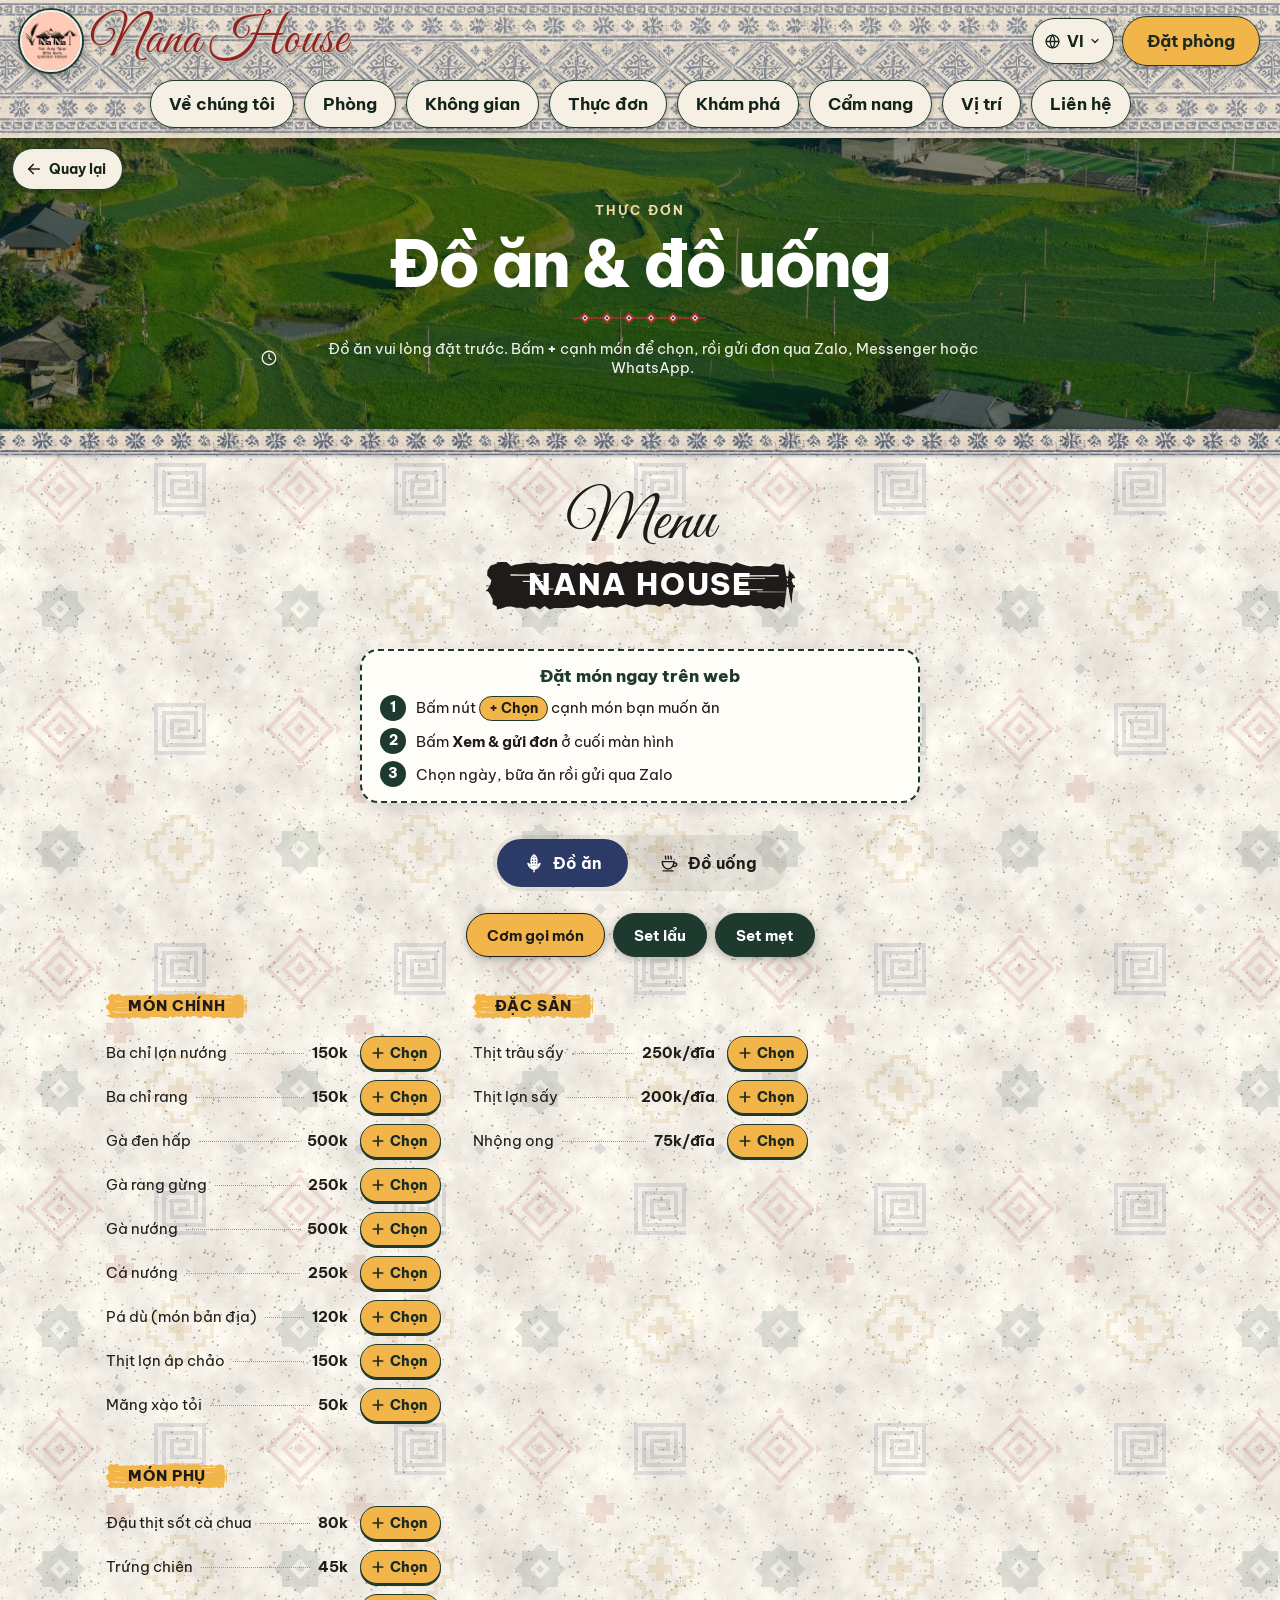
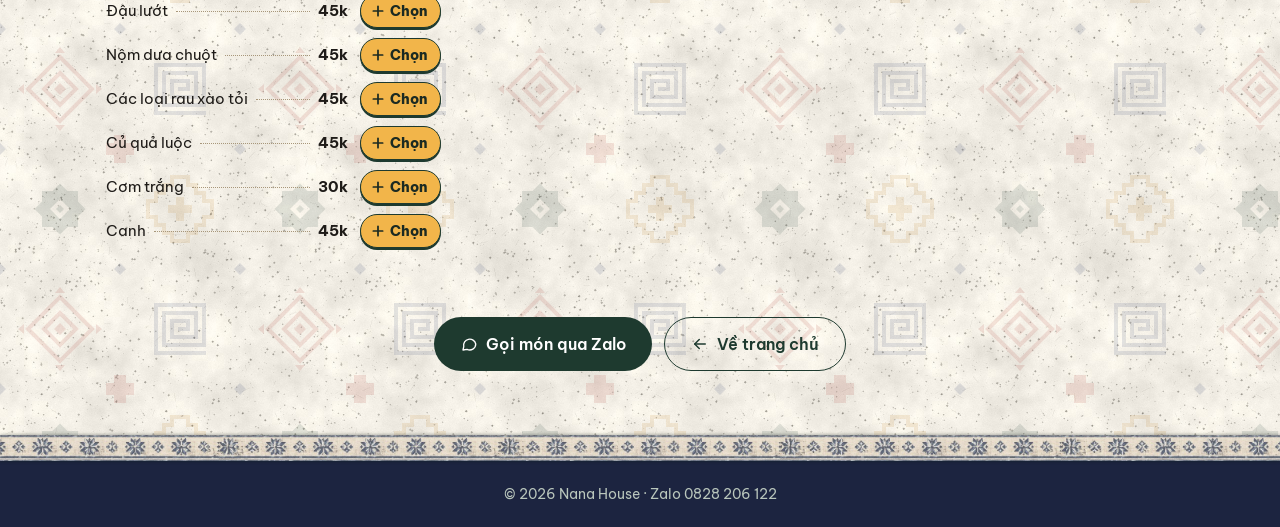
<file: thuc-don.html>
<!doctype html>
<html lang="vi">
<head>
<meta charset="utf-8">
<meta name="viewport" content="width=device-width, initial-scale=1">
<title>Thực đơn – Nana House</title>
<meta name="description" content="Thực đơn Nana House: cơm gọi món, set lẩu, set mẹt, cà phê, trà sữa, nước ép. Đồ ăn vui lòng đặt trước qua Zalo 0828 206 122.">
<meta property="og:type" content="website">
<meta property="og:site_name" content="Nana House">
<meta property="og:title" content="Thực đơn – Nana House">
<meta property="og:description" content="Thực đơn Nana House: cơm gọi món, set lẩu, set mẹt, cà phê, trà sữa, nước ép. Đồ ăn vui lòng đặt trước qua Zalo 0828 206 122.">
<meta property="og:image" content="https://nanahousetule.github.io/img/og-image.jpg">
<meta property="og:image:width" content="1200">
<meta property="og:image:height" content="630">
<meta property="og:url" content="https://nanahousetule.github.io/thuc-don.html">
<meta name="twitter:card" content="summary_large_image">
<link rel="canonical" href="https://nanahousetule.github.io/thuc-don.html">
<meta name="theme-color" content="#1E3A2F">
<link rel="icon" href="img/favicon.svg" type="image/svg+xml">
<link href="https://fonts.googleapis.com/css2?family=Be+Vietnam+Pro:wght@400;500;600;700;800&amp;family=Great+Vibes&amp;display=swap" rel="stylesheet">
<style>
body{margin:0;font-family:'Be Vietnam Pro',system-ui,sans-serif;color:#1E1B18;background:#1B2A22}
a{color:#1E3A2F}a:hover{color:#12301F}
.nh-bg{background:#27435A url("img/home-bg.jpg") center / cover no-repeat}
.lang-vi .en{display:none}
.lang-en .vi{display:none}
a:focus-visible,button:focus-visible{outline:3px solid #F2B54A;outline-offset:3px}
.nh-strip{display:block;height:26px;background:#E9DFCB url("img/vien-tho-cam.jpg") repeat-x center / auto 100%;box-shadow:0 1px 3px rgba(20,36,28,.3),0 -1px 3px rgba(20,36,28,.2);position:relative;z-index:2}
.nh-brush-y{background:url("img/brush-yellow.svg") center / 100% 100% no-repeat}
.nh-brush-k{background:url("img/brush-black.svg") center / 100% 100% no-repeat}
.nh-orn{display:block;width:132px;height:14px;margin-top:4px;background:url("img/brocade-sm.svg") repeat-x left center / auto 14px}
@keyframes nhUp{from{opacity:0;transform:perspective(1000px) translateY(70px) rotateX(22deg) scale(.96)}to{opacity:1;transform:none}}
@keyframes nhLeft{from{opacity:0;transform:perspective(1000px) translateX(-90px) rotateY(18deg)}to{opacity:1;transform:none}}
@keyframes nhRight{from{opacity:0;transform:perspective(1000px) translateX(90px) rotateY(-18deg)}to{opacity:1;transform:none}}
.rv-load{animation:nhUp 1.6s cubic-bezier(.16,.8,.24,1) both}
.rv-d2{animation-delay:.35s}
.nh-js .rv,.nh-js .rv-l,.nh-js .rv-r{opacity:0;transition:opacity 1.4s ease,transform 1.6s cubic-bezier(.16,.8,.24,1);will-change:opacity,transform}
.nh-js .rv,.nh-js .rv-l,.nh-js .rv-r{transform:perspective(1000px) translateY(80px) rotateX(14deg) scale(.97)}
.nh-js .is-in{opacity:1;transform:none}
@media (prefers-reduced-motion: reduce){.rv-load{animation:none}.nh-js .rv,.nh-js .rv-l,.nh-js .rv-r{opacity:1;transform:none;transition:none}}
.nh-lg{font-family:inherit;font-size:13px;font-weight:700;min-width:44px;min-height:40px;padding:0 10px;border:0;border-radius:999px;cursor:pointer;background:transparent;color:#EEF2EA}.nh-lg[aria-pressed="true"]{background:#EEF2EA;color:#14241C}
[hidden]{display:none !important}
.nh-tab{font-family:inherit;font-size:16px;font-weight:700;min-height:48px;padding:0 26px;border:0;border-radius:999px;cursor:pointer;display:inline-flex;align-items:center;gap:8px;background:transparent;color:#1E1B18}.nh-tab[aria-pressed="true"]{background:#2B3A67;color:#FFFFFF}
.nh-sub{font-family:inherit;font-size:15px;font-weight:700;min-height:44px;padding:0 20px;border-radius:999px;cursor:pointer;border:1.5px solid #1E3A2F;background:#1E3A2F;color:#FFFFFF;box-shadow:0 2px 8px rgba(30,27,24,.3)}.nh-sub:hover{background:#2A4D3E}.nh-sub[aria-pressed="true"]{background:#F2B54A;border-color:#1E1B18;color:#1E1B18}
</style>
<link rel="stylesheet" href="css/header.css">
<script>try{(function(){var v=sessionStorage.getItem('nh-nav-in');if(!v)return;sessionStorage.removeItem('nh-nav-in');var h=document.documentElement;h.className+=' nh-navin';addEventListener('load',function(){setTimeout(function(){h.classList.remove('nh-navin');},900);});})()}catch(e){}</script>
<link rel="stylesheet" href="css/goi-mon.css">
</head>
<body>
<div id="nh-root" class="lang-vi" style="position: relative; font-family: 'Be Vietnam Pro', system-ui, sans-serif; color: #1E1B18">
<div class="nh-bg" aria-hidden="true" style="position: fixed; top: 0; right: 0; bottom: 0; left: 0; z-index: 0"></div>
<div style="position: relative; z-index: 1; overflow-x: clip">

<header class="nh-head">
<div class="nh-head-in">
<a href="index.html" class="nh-brand nh-brand-live" aria-label="Nana House"><img src="img/logo-nana.png" alt="" width="52" height="52"><span class="nh-brand-t" aria-hidden="true"><span style="--i:0">N</span><span style="--i:1">a</span><span style="--i:2">n</span><span style="--i:3">a</span><span style="--i:4">&nbsp;</span><span style="--i:5">H</span><span style="--i:6">o</span><span style="--i:7">u</span><span style="--i:8">s</span><span style="--i:9">e</span></span></a>
<nav class="nh-nav" aria-label="Menu">
<a href="index.html#about"><span class="vi">Về chúng tôi</span><span class="en">About us</span></a>
<a href="index.html#rooms"><span class="vi">Phòng</span><span class="en">Rooms</span></a>
<a href="index.html#space"><span class="vi">Không gian</span><span class="en">Our space</span></a>
<a href="thuc-don.html" aria-current="page"><span class="vi">Thực đơn</span><span class="en">Menu</span></a>
<a href="kham-pha.html"><span class="vi">Khám phá</span><span class="en">Explore</span></a>
<a href="mu-cang-chai.html"><span class="vi">Cẩm nang</span><span class="en">Travel guide</span></a>
<a href="index.html#location"><span class="vi">Vị trí</span><span class="en">Location</span></a>
<a href="lien-he.html"><span class="vi">Liên hệ</span><span class="en">Contact</span></a>
</nav>
<div class="nh-head-r">
<div class="nh-langs">
<button type="button" class="nh-lang-btn" aria-haspopup="true" aria-expanded="false" aria-label="Ngôn ngữ / Language"><svg width="17" height="17" viewBox="0 0 24 24" fill="none" stroke="currentColor" stroke-width="1.8" stroke-linecap="round" stroke-linejoin="round" aria-hidden="true"><circle cx="12" cy="12" r="9"></circle><path d="M3 12h18"></path><path d="M12 3a14 14 0 0 1 0 18a14 14 0 0 1 0-18z"></path></svg><span class="nh-lang-cur">VI</span><svg class="nh-lang-car" width="12" height="12" viewBox="0 0 24 24" fill="none" stroke="currentColor" stroke-width="2.4" stroke-linecap="round" stroke-linejoin="round" aria-hidden="true"><path d="M6 9l6 6 6-6"></path></svg></button>
<div class="nh-lang-menu" translate="no">
<button type="button" class="nh-lg" data-lang="vi" aria-pressed="true" lang="vi">Tiếng Việt</button>
<button type="button" class="nh-lg" data-lang="en" aria-pressed="false" lang="en">English</button>
<button type="button" class="nh-lg" data-lang="ko" aria-pressed="false" lang="ko">한국어</button>
<button type="button" class="nh-lg" data-lang="zh" aria-pressed="false" lang="zh">中文</button>
<button type="button" class="nh-lg" data-lang="fr" aria-pressed="false" lang="fr">Français</button>
<button type="button" class="nh-lg" data-lang="ru" aria-pressed="false" lang="ru">Русский</button>
<button type="button" class="nh-lg" data-lang="de" aria-pressed="false" lang="de">Deutsch</button>
<p class="nh-lang-sep"><span class="vi">Ngôn ngữ khác (Google Dịch)</span><span class="en">More languages (Google Translate)</span></p>
<div class="nh-lang-gt">
<a data-gt="ja" lang="ja" rel="noopener">日本語</a>
<a data-gt="th" lang="th" rel="noopener">ไทย</a>
<a data-gt="es" lang="es" rel="noopener">Español</a>
<a data-gt="it" lang="it" rel="noopener">Italiano</a>
<a data-gt="nl" lang="nl" rel="noopener">Nederlands</a>
<a data-gt="iw" lang="he" rel="noopener">עברית</a>
<a data-gt="hi" lang="hi" rel="noopener">हिन्दी</a>
<a data-gt="ne" lang="ne" rel="noopener">नेपाली</a>
<a data-gt="id" lang="id" rel="noopener">Indonesia</a>
</div>
</div>
</div>
<a href="dat-phong.html" class="nh-book"><span class="vi">Đặt phòng</span><span class="en">Book now</span></a>
</div>
</div>
</header>
<div id="nh-head-space" class="nh-head-space" aria-hidden="true"></div>
<a class="nh-backbar" href="index.html"><svg width="18" height="18" viewBox="0 0 24 24" fill="none" stroke="currentColor" stroke-width="2.2" stroke-linecap="round" stroke-linejoin="round" aria-hidden="true"><path d="M19 12H5"></path><path d="M11 18l-6-6 6-6"></path></svg><span class="vi">Quay lại</span><span class="en">Back</span></a>

<section style="padding: 64px 24px 52px; background: rgba(12, 22, 17, 0.5); color: #FFFFFF; text-align: center">
<div class="rv-load" style="max-width: 760px; margin: 0 auto; display: flex; flex-direction: column; align-items: center; gap: 12px">
<p style="margin: 0; font-size: 13px; font-weight: 700; letter-spacing: 0.16em; text-transform: uppercase; color: #F2D9A6"><span class="vi">Thực đơn</span><span class="en">Menu</span></p>
<h1 style="margin: 0; font-size: clamp(36px, 6vw, 64px); line-height: 1.05; letter-spacing: -0.03em; font-weight: 800"><span class="vi">Đồ ăn &amp; đồ uống</span><span class="en">Food &amp; drinks</span></h1>
<span class="nh-orn" aria-hidden="true" style="margin: 2px auto 0"></span>
<p style="margin: 2px 0 0; display: flex; align-items: center; gap: 8px; font-size: 15px; color: #F1F4EE">
<svg width="18" height="18" viewBox="0 0 24 24" fill="none" stroke="currentColor" stroke-width="1.75" stroke-linecap="round" stroke-linejoin="round" aria-hidden="true"><circle cx="12" cy="12" r="9"></circle><path d="M12 7v5l3 2"></path></svg>
<span class="vi">Đồ ăn vui lòng đặt trước. Bấm <b>+</b> cạnh món để chọn, rồi gửi đơn qua Zalo, Messenger hoặc WhatsApp.</span><span class="en">Please order meals in advance. Tap <b>+</b> next to a dish to choose it, then send your order via Zalo, Messenger or WhatsApp.</span></p>
</div>
</section>

<section style="background: url('img/tho-cam-menu.svg') 0 0 / 240px 240px repeat, #F4EFE6 url('img/paper.jpg') 0 0 / 300px 300px repeat">
<div class="nh-strip" aria-hidden="true" style="opacity: 1"></div>
<div style="max-width: 1120px; margin: 0 auto; padding: 36px 24px 64px; box-sizing: border-box; display: flex; flex-direction: column; gap: 32px">

<div class="rv" style="align-self: center; display: flex; flex-direction: column; align-items: center">
<span style="font-family: 'Great Vibes', 'Be Vietnam Pro', cursive; font-size: 64px; line-height: 1; color: #1E1B18">Menu</span>
<span class="nh-brush-k" style="display: inline-block; margin-top: -2px; padding: 12px 42px 14px; color: #FFFFFF; font-size: 30px; font-weight: 800; letter-spacing: 0.06em">NANA HOUSE</span>
</div>

<div class="nh-oguide" role="note">
<p class="nh-oguide-t"><span class="vi">Đặt món ngay trên web</span><span class="en">Order right here</span></p>
<ol>
<li><span class="nh-oguide-n">1</span><span><span class="vi">Bấm nút <b class="nh-oguide-pill">+ Chọn</b> cạnh món bạn muốn ăn</span><span class="en">Tap <b class="nh-oguide-pill">+ Add</b> next to the dishes you want</span></span></li>
<li><span class="nh-oguide-n">2</span><span><span class="vi">Bấm <b>Xem &amp; gửi đơn</b> ở cuối màn hình</span><span class="en">Tap <b>Review &amp; send</b> at the bottom of the screen</span></span></li>
<li><span class="nh-oguide-n">3</span><span><span class="vi">Chọn ngày, bữa ăn rồi gửi qua Zalo</span><span class="en">Choose the date and meal, then send via Zalo</span></span></li>
</ol>
</div>

<div class="rv" role="group" aria-label="Đồ ăn / Đồ uống" style="align-self: center; display: flex; gap: 4px; padding: 4px; border-radius: 999px; background: rgba(30, 27, 24, 0.08)">
<button type="button" class="nh-tab" data-side="food" aria-pressed="true">
<svg width="22" height="22" viewBox="0 0 24 24" fill="none" stroke="currentColor" stroke-width="1.6" stroke-linecap="round" stroke-linejoin="round" aria-hidden="true"><path d="M12 3 c2.6 1.6 3.6 5.2 3 9.2 c-.4 2.8-1.6 5-3 6.3 c-1.4-1.3-2.6-3.5-3-6.3 c-.6-4 .4-7.6 3-9.2z"></path><path d="M10.1 7.4 h3.8 M9.5 10.4 h5 M9.6 13.4 h4.8 M10.5 16.2 h3"></path><path d="M12 4.6 v12.6"></path><path d="M12 18.5 c-3.2-.2-5.6-2.4-6.6-6.1 c2.4.8 4 2.6 4.8 4.6"></path><path d="M12 18.5 c3.2-.2 5.6-2.4 6.6-6.1 c-2.4.8-4 2.6-4.8 4.6"></path><path d="M12 18.5 v3"></path></svg>
<span class="vi">Đồ ăn</span><span class="en">Food</span></button>
<button type="button" class="nh-tab" data-side="drink" aria-pressed="false">
<svg width="22" height="22" viewBox="0 0 24 24" fill="none" stroke="currentColor" stroke-width="1.6" stroke-linecap="round" stroke-linejoin="round" aria-hidden="true"><path d="M4.5 10.5 h13 c-.3 4.6-2.8 8-6.5 8 s-6.2-3.4-6.5-8z"></path><path d="M17.4 12 c1.9-.4 3.2.4 3 1.8 c-.2 1.5-1.8 2.2-3.8 1.9"></path><path d="M5.6 20.6 h10.8"></path><path d="M8.6 7.6 c-.8-1 .1-1.8-.6-3 M11.6 7.4 c-.8-1 .1-1.8-.6-3 M14.6 7.6 c-.8-1 .1-1.8-.6-3"></path></svg>
<span class="vi">Đồ uống</span><span class="en">Drinks</span></button>
</div>

<div class="rv nh-subtabs" role="group" aria-label="Loại đồ ăn / Food type" style="align-self: center; display: flex; flex-wrap: wrap; justify-content: center; gap: 8px; margin-top: -10px">
<button type="button" class="nh-sub" data-sub="goi" aria-pressed="true"><span class="vi">Cơm gọi món</span><span class="en">À la carte</span></button>
<button type="button" class="nh-sub" data-sub="lau" aria-pressed="false"><span class="vi">Set lẩu</span><span class="en">Hotpot sets</span></button>
<button type="button" class="nh-sub" data-sub="met" aria-pressed="false"><span class="vi">Set mẹt</span><span class="en">Tray platters</span></button>
</div>

<div data-panel="goi">
<div style="column-width: 300px; column-gap: 28px">
<div class="rv" style="break-inside: avoid; display: inline-block; width: 100%; margin: 0 0 28px; padding: 0 2px 4px; box-sizing: border-box">
<h2 class="nh-brush-y" style="margin: 0 0 8px; display: inline-block; padding: 7px 22px 8px; color: #1E1B18; font-size: 15px; font-weight: 800; letter-spacing: 0.06em; text-transform: uppercase"><span class="vi">Món chính</span><span class="en">Main dishes</span></h2>
<div class="rv" style="display: flex; align-items: baseline; gap: 8px; padding: 5px 0; font-size: 15px; line-height: 1.35"><span style="min-width: 0"><span class="vi">Ba chỉ lợn nướng</span><span class="en">Grilled pork belly</span></span><span aria-hidden="true" style="flex-grow: 1; min-width: 12px; border-bottom: 1.5px dotted #A8977A"></span><span style="flex-shrink: 0; font-weight: 700; white-space: nowrap">150k<span class="vi"></span><span class="en"></span></span></div>
<div class="rv" style="display: flex; align-items: baseline; gap: 8px; padding: 5px 0; font-size: 15px; line-height: 1.35"><span style="min-width: 0"><span class="vi">Ba chỉ rang</span><span class="en">Stir-fried pork belly</span></span><span aria-hidden="true" style="flex-grow: 1; min-width: 12px; border-bottom: 1.5px dotted #A8977A"></span><span style="flex-shrink: 0; font-weight: 700; white-space: nowrap">150k<span class="vi"></span><span class="en"></span></span></div>
<div class="rv" style="display: flex; align-items: baseline; gap: 8px; padding: 5px 0; font-size: 15px; line-height: 1.35"><span style="min-width: 0"><span class="vi">Gà đen hấp</span><span class="en">Steamed black chicken</span></span><span aria-hidden="true" style="flex-grow: 1; min-width: 12px; border-bottom: 1.5px dotted #A8977A"></span><span style="flex-shrink: 0; font-weight: 700; white-space: nowrap">500k<span class="vi"></span><span class="en"></span></span></div>
<div class="rv" style="display: flex; align-items: baseline; gap: 8px; padding: 5px 0; font-size: 15px; line-height: 1.35"><span style="min-width: 0"><span class="vi">Gà rang gừng</span><span class="en">Ginger chicken</span></span><span aria-hidden="true" style="flex-grow: 1; min-width: 12px; border-bottom: 1.5px dotted #A8977A"></span><span style="flex-shrink: 0; font-weight: 700; white-space: nowrap">250k<span class="vi"></span><span class="en"></span></span></div>
<div class="rv" style="display: flex; align-items: baseline; gap: 8px; padding: 5px 0; font-size: 15px; line-height: 1.35"><span style="min-width: 0"><span class="vi">Gà nướng</span><span class="en">Grilled chicken</span></span><span aria-hidden="true" style="flex-grow: 1; min-width: 12px; border-bottom: 1.5px dotted #A8977A"></span><span style="flex-shrink: 0; font-weight: 700; white-space: nowrap">500k<span class="vi"></span><span class="en"></span></span></div>
<div class="rv" style="display: flex; align-items: baseline; gap: 8px; padding: 5px 0; font-size: 15px; line-height: 1.35"><span style="min-width: 0"><span class="vi">Cá nướng</span><span class="en">Grilled fish</span></span><span aria-hidden="true" style="flex-grow: 1; min-width: 12px; border-bottom: 1.5px dotted #A8977A"></span><span style="flex-shrink: 0; font-weight: 700; white-space: nowrap">250k<span class="vi"></span><span class="en"></span></span></div>
<div class="rv" style="display: flex; align-items: baseline; gap: 8px; padding: 5px 0; font-size: 15px; line-height: 1.35"><span style="min-width: 0"><span class="vi">Pá dù (món bản địa)</span><span class="en">Pá dù (local dish)</span></span><span aria-hidden="true" style="flex-grow: 1; min-width: 12px; border-bottom: 1.5px dotted #A8977A"></span><span style="flex-shrink: 0; font-weight: 700; white-space: nowrap">120k<span class="vi"></span><span class="en"></span></span></div>
<div class="rv" style="display: flex; align-items: baseline; gap: 8px; padding: 5px 0; font-size: 15px; line-height: 1.35"><span style="min-width: 0"><span class="vi">Thịt lợn áp chảo</span><span class="en">Pan-seared pork</span></span><span aria-hidden="true" style="flex-grow: 1; min-width: 12px; border-bottom: 1.5px dotted #A8977A"></span><span style="flex-shrink: 0; font-weight: 700; white-space: nowrap">150k<span class="vi"></span><span class="en"></span></span></div>
<div class="rv" style="display: flex; align-items: baseline; gap: 8px; padding: 5px 0; font-size: 15px; line-height: 1.35"><span style="min-width: 0"><span class="vi">Măng xào tỏi</span><span class="en">Bamboo shoots with garlic</span></span><span aria-hidden="true" style="flex-grow: 1; min-width: 12px; border-bottom: 1.5px dotted #A8977A"></span><span style="flex-shrink: 0; font-weight: 700; white-space: nowrap">50k<span class="vi"></span><span class="en"></span></span></div>
</div>
<div class="rv" style="break-inside: avoid; display: inline-block; width: 100%; margin: 0 0 28px; padding: 0 2px 4px; box-sizing: border-box">
<h2 class="nh-brush-y" style="margin: 0 0 8px; display: inline-block; padding: 7px 22px 8px; color: #1E1B18; font-size: 15px; font-weight: 800; letter-spacing: 0.06em; text-transform: uppercase"><span class="vi">Món phụ</span><span class="en">Side dishes</span></h2>
<div class="rv" style="display: flex; align-items: baseline; gap: 8px; padding: 5px 0; font-size: 15px; line-height: 1.35"><span style="min-width: 0"><span class="vi">Đậu thịt sốt cà chua</span><span class="en">Stuffed tofu, tomato sauce</span></span><span aria-hidden="true" style="flex-grow: 1; min-width: 12px; border-bottom: 1.5px dotted #A8977A"></span><span style="flex-shrink: 0; font-weight: 700; white-space: nowrap">80k<span class="vi"></span><span class="en"></span></span></div>
<div class="rv" style="display: flex; align-items: baseline; gap: 8px; padding: 5px 0; font-size: 15px; line-height: 1.35"><span style="min-width: 0"><span class="vi">Trứng chiên</span><span class="en">Fried eggs</span></span><span aria-hidden="true" style="flex-grow: 1; min-width: 12px; border-bottom: 1.5px dotted #A8977A"></span><span style="flex-shrink: 0; font-weight: 700; white-space: nowrap">45k<span class="vi"></span><span class="en"></span></span></div>
<div class="rv" style="display: flex; align-items: baseline; gap: 8px; padding: 5px 0; font-size: 15px; line-height: 1.35"><span style="min-width: 0"><span class="vi">Đậu lướt</span><span class="en">Lightly fried tofu</span></span><span aria-hidden="true" style="flex-grow: 1; min-width: 12px; border-bottom: 1.5px dotted #A8977A"></span><span style="flex-shrink: 0; font-weight: 700; white-space: nowrap">45k<span class="vi"></span><span class="en"></span></span></div>
<div class="rv" style="display: flex; align-items: baseline; gap: 8px; padding: 5px 0; font-size: 15px; line-height: 1.35"><span style="min-width: 0"><span class="vi">Nộm dưa chuột</span><span class="en">Cucumber salad</span></span><span aria-hidden="true" style="flex-grow: 1; min-width: 12px; border-bottom: 1.5px dotted #A8977A"></span><span style="flex-shrink: 0; font-weight: 700; white-space: nowrap">45k<span class="vi"></span><span class="en"></span></span></div>
<div class="rv" style="display: flex; align-items: baseline; gap: 8px; padding: 5px 0; font-size: 15px; line-height: 1.35"><span style="min-width: 0"><span class="vi">Các loại rau xào tỏi</span><span class="en">Garlic stir-fried greens</span></span><span aria-hidden="true" style="flex-grow: 1; min-width: 12px; border-bottom: 1.5px dotted #A8977A"></span><span style="flex-shrink: 0; font-weight: 700; white-space: nowrap">45k<span class="vi"></span><span class="en"></span></span></div>
<div class="rv" style="display: flex; align-items: baseline; gap: 8px; padding: 5px 0; font-size: 15px; line-height: 1.35"><span style="min-width: 0"><span class="vi">Củ quả luộc</span><span class="en">Boiled vegetables</span></span><span aria-hidden="true" style="flex-grow: 1; min-width: 12px; border-bottom: 1.5px dotted #A8977A"></span><span style="flex-shrink: 0; font-weight: 700; white-space: nowrap">45k<span class="vi"></span><span class="en"></span></span></div>
<div class="rv" style="display: flex; align-items: baseline; gap: 8px; padding: 5px 0; font-size: 15px; line-height: 1.35"><span style="min-width: 0"><span class="vi">Cơm trắng</span><span class="en">Steamed rice</span></span><span aria-hidden="true" style="flex-grow: 1; min-width: 12px; border-bottom: 1.5px dotted #A8977A"></span><span style="flex-shrink: 0; font-weight: 700; white-space: nowrap">30k<span class="vi"></span><span class="en"></span></span></div>
<div class="rv" style="display: flex; align-items: baseline; gap: 8px; padding: 5px 0; font-size: 15px; line-height: 1.35"><span style="min-width: 0"><span class="vi">Canh</span><span class="en">Soup</span></span><span aria-hidden="true" style="flex-grow: 1; min-width: 12px; border-bottom: 1.5px dotted #A8977A"></span><span style="flex-shrink: 0; font-weight: 700; white-space: nowrap">45k<span class="vi"></span><span class="en"></span></span></div>
</div>
<div class="rv" style="break-inside: avoid; display: inline-block; width: 100%; margin: 0 0 28px; padding: 0 2px 4px; box-sizing: border-box">
<h2 class="nh-brush-y" style="margin: 0 0 8px; display: inline-block; padding: 7px 22px 8px; color: #1E1B18; font-size: 15px; font-weight: 800; letter-spacing: 0.06em; text-transform: uppercase"><span class="vi">Đặc sản</span><span class="en">Local specialties</span></h2>
<div class="rv" style="display: flex; align-items: baseline; gap: 8px; padding: 5px 0; font-size: 15px; line-height: 1.35"><span style="min-width: 0"><span class="vi">Thịt trâu sấy</span><span class="en">Smoked dried buffalo</span></span><span aria-hidden="true" style="flex-grow: 1; min-width: 12px; border-bottom: 1.5px dotted #A8977A"></span><span style="flex-shrink: 0; font-weight: 700; white-space: nowrap">250k<span class="vi">/đĩa</span><span class="en">/plate</span></span></div>
<div class="rv" style="display: flex; align-items: baseline; gap: 8px; padding: 5px 0; font-size: 15px; line-height: 1.35"><span style="min-width: 0"><span class="vi">Thịt lợn sấy</span><span class="en">Smoked dried pork</span></span><span aria-hidden="true" style="flex-grow: 1; min-width: 12px; border-bottom: 1.5px dotted #A8977A"></span><span style="flex-shrink: 0; font-weight: 700; white-space: nowrap">200k<span class="vi">/đĩa</span><span class="en">/plate</span></span></div>
<div class="rv" style="display: flex; align-items: baseline; gap: 8px; padding: 5px 0; font-size: 15px; line-height: 1.35"><span style="min-width: 0"><span class="vi">Nhộng ong</span><span class="en">Bee larvae</span></span><span aria-hidden="true" style="flex-grow: 1; min-width: 12px; border-bottom: 1.5px dotted #A8977A"></span><span style="flex-shrink: 0; font-weight: 700; white-space: nowrap">75k<span class="vi">/đĩa</span><span class="en">/plate</span></span></div>
</div>
</div>
</div>
<div data-panel="lau" hidden>
<div style="display: grid; grid-template-columns: repeat(auto-fit, minmax(280px, 1fr)); gap: 48px 32px; align-items: start">
<article class="rv" style="display: flex; flex-direction: column; align-items: center; gap: 12px; text-align: center">
<h2 class="nh-brush-y" style="margin: 6px 0 0; display: inline-block; padding: 9px 30px 10px; font-size: 19px; font-weight: 800; letter-spacing: 0.04em; text-transform: uppercase; color: #1E1B18"><span class="vi">Lẩu cá tầm</span><span class="en">Sturgeon hotpot</span></h2>
<p style="margin: 0; font-size: 21px; font-weight: 800; color: #A8322D"><span class="vi">800k / nồi</span><span class="en">800k / pot</span></p>
<p style="margin: -6px 0 0; font-size: 14px; font-style: italic; color: #5A5246"><span class="vi">Nồi cho 2 người · thêm người +100k/người</span><span class="en">Serves 2 · +100k per extra person</span></p>
<ul style="margin: 2px 0 0; padding: 0; list-style: none; display: flex; flex-direction: column; gap: 7px; width: 100%; max-width: 300px; text-align: left; font-size: 16px; line-height: 1.35">
<li style="display: flex; align-items: baseline; gap: 10px"><span aria-hidden="true" style="flex-shrink: 0; font-weight: 800">•</span><span style="min-width: 0"><span class="vi">Cá tầm</span><span class="en">Sturgeon</span></span></li>
<li style="display: flex; align-items: baseline; gap: 10px"><span aria-hidden="true" style="flex-shrink: 0; font-weight: 800">•</span><span style="min-width: 0"><span class="vi">Rau im</span><span class="en">Local greens (rau im)</span></span></li>
<li style="display: flex; align-items: baseline; gap: 10px"><span aria-hidden="true" style="flex-shrink: 0; font-weight: 800">•</span><span style="min-width: 0"><span class="vi">Đậu phụ</span><span class="en">Tofu</span></span></li>
<li style="display: flex; align-items: baseline; gap: 10px"><span aria-hidden="true" style="flex-shrink: 0; font-weight: 800">•</span><span style="min-width: 0"><span class="vi">Nấm</span><span class="en">Mushrooms</span></span></li>
<li style="display: flex; align-items: baseline; gap: 10px"><span aria-hidden="true" style="flex-shrink: 0; font-weight: 800">•</span><span style="min-width: 0"><span class="vi">Ngô</span><span class="en">Corn</span></span></li>
<li style="display: flex; align-items: baseline; gap: 10px"><span aria-hidden="true" style="flex-shrink: 0; font-weight: 800">•</span><span style="min-width: 0"><span class="vi">Mỳ tôm / Bún</span><span class="en">Instant noodles / rice noodles</span></span></li>
</ul>
</article>
<article class="rv" style="display: flex; flex-direction: column; align-items: center; gap: 12px; text-align: center">
<h2 class="nh-brush-y" style="margin: 6px 0 0; display: inline-block; padding: 9px 30px 10px; font-size: 19px; font-weight: 800; letter-spacing: 0.04em; text-transform: uppercase; color: #1E1B18"><span class="vi">Lẩu gà</span><span class="en">Chicken hotpot</span></h2>
<p style="margin: 0; font-size: 21px; font-weight: 800; color: #A8322D"><span class="vi">600k / nồi</span><span class="en">600k / pot</span></p>
<p style="margin: -6px 0 0; font-size: 14px; font-style: italic; color: #5A5246"><span class="vi">Nồi cho 2 người · thêm người +100k/người</span><span class="en">Serves 2 · +100k per extra person</span></p>
<ul style="margin: 2px 0 0; padding: 0; list-style: none; display: flex; flex-direction: column; gap: 7px; width: 100%; max-width: 300px; text-align: left; font-size: 16px; line-height: 1.35">
<li style="display: flex; align-items: baseline; gap: 10px"><span aria-hidden="true" style="flex-shrink: 0; font-weight: 800">•</span><span style="min-width: 0"><span class="vi">Gà</span><span class="en">Chicken</span></span></li>
<li style="display: flex; align-items: baseline; gap: 10px"><span aria-hidden="true" style="flex-shrink: 0; font-weight: 800">•</span><span style="min-width: 0"><span class="vi">Rau</span><span class="en">Greens</span></span></li>
<li style="display: flex; align-items: baseline; gap: 10px"><span aria-hidden="true" style="flex-shrink: 0; font-weight: 800">•</span><span style="min-width: 0"><span class="vi">Nấm</span><span class="en">Mushrooms</span></span></li>
<li style="display: flex; align-items: baseline; gap: 10px"><span aria-hidden="true" style="flex-shrink: 0; font-weight: 800">•</span><span style="min-width: 0"><span class="vi">Đậu phụ</span><span class="en">Tofu</span></span></li>
<li style="display: flex; align-items: baseline; gap: 10px"><span aria-hidden="true" style="flex-shrink: 0; font-weight: 800">•</span><span style="min-width: 0"><span class="vi">Ngô</span><span class="en">Corn</span></span></li>
<li style="display: flex; align-items: baseline; gap: 10px"><span aria-hidden="true" style="flex-shrink: 0; font-weight: 800">•</span><span style="min-width: 0"><span class="vi">Mỳ tôm / Bún</span><span class="en">Instant noodles / rice noodles</span></span></li>
</ul>
</article>
<article class="rv" style="display: flex; flex-direction: column; align-items: center; gap: 12px; text-align: center">
<h2 class="nh-brush-y" style="margin: 6px 0 0; display: inline-block; padding: 9px 30px 10px; font-size: 19px; font-weight: 800; letter-spacing: 0.04em; text-transform: uppercase; color: #1E1B18"><span class="vi">Gọi thêm</span><span class="en">Add-ons</span></h2>
<ul style="margin: 2px 0 0; padding: 0; list-style: none; display: flex; flex-direction: column; gap: 7px; width: 100%; max-width: 300px; text-align: left; font-size: 16px; line-height: 1.35">
<li style="display: flex; align-items: baseline; gap: 10px"><span aria-hidden="true" style="flex-shrink: 0; font-weight: 800">•</span><span style="min-width: 0"><span class="vi">Khoai tây chiên</span><span class="en">French fries</span></span><span aria-hidden="true" style="flex-grow: 1; min-width: 12px; border-bottom: 1.5px dotted #A8977A"></span><span style="flex-shrink: 0; font-weight: 700">35k</span></li>
<li style="display: flex; align-items: baseline; gap: 10px"><span aria-hidden="true" style="flex-shrink: 0; font-weight: 800">•</span><span style="min-width: 0"><span class="vi">Khoai lang kén</span><span class="en">Sweet potato balls</span></span><span aria-hidden="true" style="flex-grow: 1; min-width: 12px; border-bottom: 1.5px dotted #A8977A"></span><span style="flex-shrink: 0; font-weight: 700">35k</span></li>
<li style="display: flex; align-items: baseline; gap: 10px"><span aria-hidden="true" style="flex-shrink: 0; font-weight: 800">•</span><span style="min-width: 0"><span class="vi">Bò cuộn</span><span class="en">Beef rolls</span></span><span aria-hidden="true" style="flex-grow: 1; min-width: 12px; border-bottom: 1.5px dotted #A8977A"></span><span style="flex-shrink: 0; font-weight: 700">150k</span></li>
<li style="display: flex; align-items: baseline; gap: 10px"><span aria-hidden="true" style="flex-shrink: 0; font-weight: 800">•</span><span style="min-width: 0"><span class="vi">Sụn</span><span class="en">Pork cartilage</span></span><span aria-hidden="true" style="flex-grow: 1; min-width: 12px; border-bottom: 1.5px dotted #A8977A"></span><span style="flex-shrink: 0; font-weight: 700">100k</span></li>
<li style="display: flex; align-items: baseline; gap: 10px"><span aria-hidden="true" style="flex-shrink: 0; font-weight: 800">•</span><span style="min-width: 0"><span class="vi">Hoa quả</span><span class="en">Fruit platter</span></span><span aria-hidden="true" style="flex-grow: 1; min-width: 12px; border-bottom: 1.5px dotted #A8977A"></span><span style="flex-shrink: 0; font-weight: 700">70k</span></li>
</ul>
</article>
</div>
</div>
<div data-panel="met" hidden>
<div style="display: grid; grid-template-columns: repeat(auto-fit, minmax(280px, 1fr)); gap: 48px 32px; align-items: start">
<article class="rv" style="display: flex; flex-direction: column; align-items: center; gap: 12px; text-align: center">
<h2 class="nh-brush-y" style="margin: 6px 0 0; display: inline-block; padding: 9px 30px 10px; font-size: 19px; font-weight: 800; letter-spacing: 0.04em; text-transform: uppercase; color: #1E1B18"><span class="vi">Mẹt lợn quay</span><span class="en">Roast pig platter</span></h2>
<p style="margin: 0; font-size: 21px; font-weight: 800; color: #A8322D"><span class="vi">300k / người</span><span class="en">300k / person</span></p>
<p style="margin: -6px 0 0; font-size: 14px; font-style: italic; color: #5A5246"><span class="vi">Cho nhóm trên 6 người</span><span class="en">For groups of more than 6</span></p>
<ul style="margin: 2px 0 0; padding: 0; list-style: none; display: flex; flex-direction: column; gap: 7px; width: 100%; max-width: 300px; text-align: left; font-size: 16px; line-height: 1.35">
<li style="display: flex; align-items: baseline; gap: 10px"><span aria-hidden="true" style="flex-shrink: 0; font-weight: 800">•</span><span style="min-width: 0"><span class="vi">Lợn quay nguyên con (5–15 kg/con)</span><span class="en">Whole roast pig (5–15 kg)</span></span></li>
<li style="display: flex; align-items: baseline; gap: 10px"><span aria-hidden="true" style="flex-shrink: 0; font-weight: 800">•</span><span style="min-width: 0"><span class="vi">Lòng lợn hấp</span><span class="en">Steamed pork offal</span></span></li>
<li style="display: flex; align-items: baseline; gap: 10px"><span aria-hidden="true" style="flex-shrink: 0; font-weight: 800">•</span><span style="min-width: 0"><span class="vi">Dồi lợn hấp / quay</span><span class="en">Pork sausage, steamed / roasted</span></span></li>
<li style="display: flex; align-items: baseline; gap: 10px"><span aria-hidden="true" style="flex-shrink: 0; font-weight: 800">•</span><span style="min-width: 0"><span class="vi">Củ quả luộc</span><span class="en">Boiled vegetables</span></span></li>
<li style="display: flex; align-items: baseline; gap: 10px"><span aria-hidden="true" style="flex-shrink: 0; font-weight: 800">•</span><span style="min-width: 0"><span class="vi">Nộm chua</span><span class="en">Sour salad</span></span></li>
<li style="display: flex; align-items: baseline; gap: 10px"><span aria-hidden="true" style="flex-shrink: 0; font-weight: 800">•</span><span style="min-width: 0"><span class="vi">Rau sống</span><span class="en">Fresh herbs &amp; greens</span></span></li>
<li style="display: flex; align-items: baseline; gap: 10px"><span aria-hidden="true" style="flex-shrink: 0; font-weight: 800">•</span><span style="min-width: 0"><span class="vi">Cơm / Xôi / Bún</span><span class="en">Rice / sticky rice / rice noodles</span></span></li>
<li style="display: flex; align-items: baseline; gap: 10px"><span aria-hidden="true" style="flex-shrink: 0; font-weight: 800">•</span><span style="min-width: 0"><span class="vi">Canh</span><span class="en">Soup</span></span></li>
<li style="display: flex; align-items: baseline; gap: 10px"><span aria-hidden="true" style="flex-shrink: 0; font-weight: 800">•</span><span style="min-width: 0"><span class="vi">Hoa quả</span><span class="en">Fruit</span></span></li>
</ul>
</article>
<article class="rv" style="display: flex; flex-direction: column; align-items: center; gap: 12px; text-align: center">
<h2 class="nh-brush-y" style="margin: 6px 0 0; display: inline-block; padding: 9px 30px 10px; font-size: 19px; font-weight: 800; letter-spacing: 0.04em; text-transform: uppercase; color: #1E1B18"><span class="vi">Mẹt thường</span><span class="en">Classic platter</span></h2>
<p style="margin: 0; font-size: 21px; font-weight: 800; color: #A8322D"><span class="vi">250k / người</span><span class="en">250k / person</span></p>
<p style="margin: -6px 0 0; font-size: 14px; font-style: italic; color: #5A5246"><span class="vi">Cho nhóm trên 4 người</span><span class="en">For groups of more than 4</span></p>
<ul style="margin: 2px 0 0; padding: 0; list-style: none; display: flex; flex-direction: column; gap: 7px; width: 100%; max-width: 300px; text-align: left; font-size: 16px; line-height: 1.35">
<li style="display: flex; align-items: baseline; gap: 10px"><span aria-hidden="true" style="flex-shrink: 0; font-weight: 800">•</span><span style="min-width: 0"><span class="vi">Gà nướng Tây Bắc / Gà hấp</span><span class="en">Northwest grilled / steamed chicken</span></span></li>
<li style="display: flex; align-items: baseline; gap: 10px"><span aria-hidden="true" style="flex-shrink: 0; font-weight: 800">•</span><span style="min-width: 0"><span class="vi">Cá nướng</span><span class="en">Grilled fish</span></span></li>
<li style="display: flex; align-items: baseline; gap: 10px"><span aria-hidden="true" style="flex-shrink: 0; font-weight: 800">•</span><span style="min-width: 0"><span class="vi">Thịt lợn nướng</span><span class="en">Grilled pork</span></span></li>
<li style="display: flex; align-items: baseline; gap: 10px"><span aria-hidden="true" style="flex-shrink: 0; font-weight: 800">•</span><span style="min-width: 0"><span class="vi">Rau củ quả luộc</span><span class="en">Boiled vegetables</span></span></li>
<li style="display: flex; align-items: baseline; gap: 10px"><span aria-hidden="true" style="flex-shrink: 0; font-weight: 800">•</span><span style="min-width: 0"><span class="vi">Rau sống</span><span class="en">Fresh greens</span></span></li>
<li style="display: flex; align-items: baseline; gap: 10px"><span aria-hidden="true" style="flex-shrink: 0; font-weight: 800">•</span><span style="min-width: 0"><span class="vi">Nộm</span><span class="en">Salad</span></span></li>
<li style="display: flex; align-items: baseline; gap: 10px"><span aria-hidden="true" style="flex-shrink: 0; font-weight: 800">•</span><span style="min-width: 0"><span class="vi">Xôi / Cơm / Bún</span><span class="en">Sticky rice / rice / rice noodles</span></span></li>
<li style="display: flex; align-items: baseline; gap: 10px"><span aria-hidden="true" style="flex-shrink: 0; font-weight: 800">•</span><span style="min-width: 0"><span class="vi">Canh</span><span class="en">Soup</span></span></li>
<li style="display: flex; align-items: baseline; gap: 10px"><span aria-hidden="true" style="flex-shrink: 0; font-weight: 800">•</span><span style="min-width: 0"><span class="vi">Hoa quả</span><span class="en">Fruit</span></span></li>
</ul>
</article>
</div>
</div>
<div data-panel="drink" hidden>
<div style="column-width: 300px; column-gap: 28px">
<div class="rv" style="break-inside: avoid; display: inline-block; width: 100%; margin: 0 0 28px; padding: 0 2px 4px; box-sizing: border-box">
<h2 class="nh-brush-y" style="margin: 0 0 8px; display: inline-block; padding: 7px 22px 8px; color: #1E1B18; font-size: 15px; font-weight: 800; letter-spacing: 0.06em; text-transform: uppercase"><span class="vi">Cà phê</span><span class="en">Coffee</span></h2>
<div class="rv" style="display: flex; align-items: baseline; gap: 8px; padding: 5px 0; font-size: 15px; line-height: 1.35"><span style="min-width: 0"><span class="vi">Cà phê sữa (nóng/đá)</span><span class="en">Milk coffee (hot/iced)</span></span><span aria-hidden="true" style="flex-grow: 1; min-width: 12px; border-bottom: 1.5px dotted #A8977A"></span><span style="flex-shrink: 0; font-weight: 700; white-space: nowrap">25k<span class="vi"></span><span class="en"></span></span></div>
<div class="rv" style="display: flex; align-items: baseline; gap: 8px; padding: 5px 0; font-size: 15px; line-height: 1.35"><span style="min-width: 0"><span class="vi">Cà phê đen (nóng/đá)</span><span class="en">Black coffee (hot/iced)</span></span><span aria-hidden="true" style="flex-grow: 1; min-width: 12px; border-bottom: 1.5px dotted #A8977A"></span><span style="flex-shrink: 0; font-weight: 700; white-space: nowrap">25k<span class="vi"></span><span class="en"></span></span></div>
<div class="rv" style="display: flex; align-items: baseline; gap: 8px; padding: 5px 0; font-size: 15px; line-height: 1.35"><span style="min-width: 0"><span class="vi">Bạc xỉu</span><span class="en">Bạc xỉu (milky coffee)</span></span><span aria-hidden="true" style="flex-grow: 1; min-width: 12px; border-bottom: 1.5px dotted #A8977A"></span><span style="flex-shrink: 0; font-weight: 700; white-space: nowrap">30k<span class="vi"></span><span class="en"></span></span></div>
<div class="rv" style="display: flex; align-items: baseline; gap: 8px; padding: 5px 0; font-size: 15px; line-height: 1.35"><span style="min-width: 0"><span class="vi">Espresso</span><span class="en">Espresso</span></span><span aria-hidden="true" style="flex-grow: 1; min-width: 12px; border-bottom: 1.5px dotted #A8977A"></span><span style="flex-shrink: 0; font-weight: 700; white-space: nowrap">30k<span class="vi"></span><span class="en"></span></span></div>
<div class="rv" style="display: flex; align-items: baseline; gap: 8px; padding: 5px 0; font-size: 15px; line-height: 1.35"><span style="min-width: 0"><span class="vi">Americano (nóng/đá)</span><span class="en">Americano (hot/iced)</span></span><span aria-hidden="true" style="flex-grow: 1; min-width: 12px; border-bottom: 1.5px dotted #A8977A"></span><span style="flex-shrink: 0; font-weight: 700; white-space: nowrap">35k<span class="vi"></span><span class="en"></span></span></div>
<div class="rv" style="display: flex; align-items: baseline; gap: 8px; padding: 5px 0; font-size: 15px; line-height: 1.35"><span style="min-width: 0"><span class="vi">Cà phê muối</span><span class="en">Salted cream coffee</span></span><span aria-hidden="true" style="flex-grow: 1; min-width: 12px; border-bottom: 1.5px dotted #A8977A"></span><span style="flex-shrink: 0; font-weight: 700; white-space: nowrap">40k<span class="vi"></span><span class="en"></span></span></div>
<div class="rv" style="display: flex; align-items: baseline; gap: 8px; padding: 5px 0; font-size: 15px; line-height: 1.35"><span style="min-width: 0"><span class="vi">Cà phê trứng</span><span class="en">Egg coffee</span></span><span aria-hidden="true" style="flex-grow: 1; min-width: 12px; border-bottom: 1.5px dotted #A8977A"></span><span style="flex-shrink: 0; font-weight: 700; white-space: nowrap">40k<span class="vi"></span><span class="en"></span></span></div>
</div>
<div class="rv" style="break-inside: avoid; display: inline-block; width: 100%; margin: 0 0 28px; padding: 0 2px 4px; box-sizing: border-box">
<h2 class="nh-brush-y" style="margin: 0 0 8px; display: inline-block; padding: 7px 22px 8px; color: #1E1B18; font-size: 15px; font-weight: 800; letter-spacing: 0.06em; text-transform: uppercase"><span class="vi">Trà sữa</span><span class="en">Milk tea</span></h2>
<div class="rv" style="display: flex; align-items: baseline; gap: 8px; padding: 5px 0; font-size: 15px; line-height: 1.35"><span style="min-width: 0"><span class="vi">Hồng trà sữa</span><span class="en">Black milk tea</span></span><span aria-hidden="true" style="flex-grow: 1; min-width: 12px; border-bottom: 1.5px dotted #A8977A"></span><span style="flex-shrink: 0; font-weight: 700; white-space: nowrap">25k<span class="vi"></span><span class="en"></span></span></div>
<div class="rv" style="display: flex; align-items: baseline; gap: 8px; padding: 5px 0; font-size: 15px; line-height: 1.35"><span style="min-width: 0"><span class="vi">Trà sữa dâu</span><span class="en">Strawberry milk tea</span></span><span aria-hidden="true" style="flex-grow: 1; min-width: 12px; border-bottom: 1.5px dotted #A8977A"></span><span style="flex-shrink: 0; font-weight: 700; white-space: nowrap">25k<span class="vi"></span><span class="en"></span></span></div>
<div class="rv" style="display: flex; align-items: baseline; gap: 8px; padding: 5px 0; font-size: 15px; line-height: 1.35"><span style="min-width: 0"><span class="vi">Trà sữa xoài</span><span class="en">Mango milk tea</span></span><span aria-hidden="true" style="flex-grow: 1; min-width: 12px; border-bottom: 1.5px dotted #A8977A"></span><span style="flex-shrink: 0; font-weight: 700; white-space: nowrap">25k<span class="vi"></span><span class="en"></span></span></div>
<div class="rv" style="display: flex; align-items: baseline; gap: 8px; padding: 5px 0; font-size: 15px; line-height: 1.35"><span style="min-width: 0"><span class="vi">Trà sữa việt quất</span><span class="en">Blueberry milk tea</span></span><span aria-hidden="true" style="flex-grow: 1; min-width: 12px; border-bottom: 1.5px dotted #A8977A"></span><span style="flex-shrink: 0; font-weight: 700; white-space: nowrap">25k<span class="vi"></span><span class="en"></span></span></div>
<div class="rv" style="display: flex; align-items: baseline; gap: 8px; padding: 5px 0; font-size: 15px; line-height: 1.35"><span style="min-width: 0"><span class="vi">Trà sữa matcha</span><span class="en">Matcha milk tea</span></span><span aria-hidden="true" style="flex-grow: 1; min-width: 12px; border-bottom: 1.5px dotted #A8977A"></span><span style="flex-shrink: 0; font-weight: 700; white-space: nowrap">30k<span class="vi"></span><span class="en"></span></span></div>
<div class="rv" style="display: flex; align-items: baseline; gap: 8px; padding: 5px 0; font-size: 15px; line-height: 1.35"><span style="min-width: 0"><span class="vi">Trà sữa socola</span><span class="en">Chocolate milk tea</span></span><span aria-hidden="true" style="flex-grow: 1; min-width: 12px; border-bottom: 1.5px dotted #A8977A"></span><span style="flex-shrink: 0; font-weight: 700; white-space: nowrap">30k<span class="vi"></span><span class="en"></span></span></div>
<div class="rv" style="display: flex; align-items: baseline; gap: 8px; padding: 5px 0; font-size: 15px; line-height: 1.35"><span style="min-width: 0"><span class="vi">Trà sữa bạc hà</span><span class="en">Mint milk tea</span></span><span aria-hidden="true" style="flex-grow: 1; min-width: 12px; border-bottom: 1.5px dotted #A8977A"></span><span style="flex-shrink: 0; font-weight: 700; white-space: nowrap">25k<span class="vi"></span><span class="en"></span></span></div>
<div class="rv" style="display: flex; align-items: baseline; gap: 8px; padding: 5px 0; font-size: 15px; line-height: 1.35"><span style="min-width: 0"><span class="vi">Trà sữa TC đường đen</span><span class="en">Brown sugar pearl milk tea</span></span><span aria-hidden="true" style="flex-grow: 1; min-width: 12px; border-bottom: 1.5px dotted #A8977A"></span><span style="flex-shrink: 0; font-weight: 700; white-space: nowrap">30k<span class="vi"></span><span class="en"></span></span></div>
<div class="rv" style="display: flex; align-items: baseline; gap: 8px; padding: 5px 0; font-size: 15px; line-height: 1.35"><span style="min-width: 0"><span class="vi">Trà sữa khoai môn</span><span class="en">Taro milk tea</span></span><span aria-hidden="true" style="flex-grow: 1; min-width: 12px; border-bottom: 1.5px dotted #A8977A"></span><span style="flex-shrink: 0; font-weight: 700; white-space: nowrap">30k<span class="vi"></span><span class="en"></span></span></div>
<div class="rv" style="display: flex; align-items: baseline; gap: 8px; padding: 5px 0; font-size: 15px; line-height: 1.35"><span style="min-width: 0"><span class="vi">Trà sữa socola kem trứng</span><span class="en">Chocolate milk tea, egg cream</span></span><span aria-hidden="true" style="flex-grow: 1; min-width: 12px; border-bottom: 1.5px dotted #A8977A"></span><span style="flex-shrink: 0; font-weight: 700; white-space: nowrap">35k<span class="vi"></span><span class="en"></span></span></div>
<div class="rv" style="display: flex; align-items: baseline; gap: 8px; padding: 5px 0; font-size: 15px; line-height: 1.35"><span style="min-width: 0"><span class="vi">Trà sữa matcha kem trứng</span><span class="en">Matcha milk tea, egg cream</span></span><span aria-hidden="true" style="flex-grow: 1; min-width: 12px; border-bottom: 1.5px dotted #A8977A"></span><span style="flex-shrink: 0; font-weight: 700; white-space: nowrap">35k<span class="vi"></span><span class="en"></span></span></div>
<div class="rv" style="display: flex; align-items: baseline; gap: 8px; padding: 5px 0; font-size: 15px; line-height: 1.35"><span style="min-width: 0"><span class="vi">Matcha latte xoài / dâu</span><span class="en">Mango / strawberry matcha latte</span></span><span aria-hidden="true" style="flex-grow: 1; min-width: 12px; border-bottom: 1.5px dotted #A8977A"></span><span style="flex-shrink: 0; font-weight: 700; white-space: nowrap">35k<span class="vi"></span><span class="en"></span></span></div>
</div>
<div class="rv" style="break-inside: avoid; display: inline-block; width: 100%; margin: 0 0 28px; padding: 0 2px 4px; box-sizing: border-box">
<h2 class="nh-brush-y" style="margin: 0 0 8px; display: inline-block; padding: 7px 22px 8px; color: #1E1B18; font-size: 15px; font-weight: 800; letter-spacing: 0.06em; text-transform: uppercase"><span class="vi">Trà hoa quả</span><span class="en">Fruit tea</span></h2>
<div class="rv" style="display: flex; align-items: baseline; gap: 8px; padding: 5px 0; font-size: 15px; line-height: 1.35"><span style="min-width: 0"><span class="vi">Trà chanh</span><span class="en">Lemon tea</span></span><span aria-hidden="true" style="flex-grow: 1; min-width: 12px; border-bottom: 1.5px dotted #A8977A"></span><span style="flex-shrink: 0; font-weight: 700; white-space: nowrap">15k<span class="vi"></span><span class="en"></span></span></div>
<div class="rv" style="display: flex; align-items: baseline; gap: 8px; padding: 5px 0; font-size: 15px; line-height: 1.35"><span style="min-width: 0"><span class="vi">Trà đào</span><span class="en">Peach tea</span></span><span aria-hidden="true" style="flex-grow: 1; min-width: 12px; border-bottom: 1.5px dotted #A8977A"></span><span style="flex-shrink: 0; font-weight: 700; white-space: nowrap">30k<span class="vi"></span><span class="en"></span></span></div>
<div class="rv" style="display: flex; align-items: baseline; gap: 8px; padding: 5px 0; font-size: 15px; line-height: 1.35"><span style="min-width: 0"><span class="vi">Trà đào cam sả</span><span class="en">Peach, orange &amp; lemongrass tea</span></span><span aria-hidden="true" style="flex-grow: 1; min-width: 12px; border-bottom: 1.5px dotted #A8977A"></span><span style="flex-shrink: 0; font-weight: 700; white-space: nowrap">35k<span class="vi"></span><span class="en"></span></span></div>
<div class="rv" style="display: flex; align-items: baseline; gap: 8px; padding: 5px 0; font-size: 15px; line-height: 1.35"><span style="min-width: 0"><span class="vi">Hồng trà chanh dây</span><span class="en">Passion fruit black tea</span></span><span aria-hidden="true" style="flex-grow: 1; min-width: 12px; border-bottom: 1.5px dotted #A8977A"></span><span style="flex-shrink: 0; font-weight: 700; white-space: nowrap">35k<span class="vi"></span><span class="en"></span></span></div>
<div class="rv" style="display: flex; align-items: baseline; gap: 8px; padding: 5px 0; font-size: 15px; line-height: 1.35"><span style="min-width: 0"><span class="vi">Trà cam chanh dây</span><span class="en">Orange &amp; passion fruit tea</span></span><span aria-hidden="true" style="flex-grow: 1; min-width: 12px; border-bottom: 1.5px dotted #A8977A"></span><span style="flex-shrink: 0; font-weight: 700; white-space: nowrap">35k<span class="vi"></span><span class="en"></span></span></div>
</div>
<div class="rv" style="break-inside: avoid; display: inline-block; width: 100%; margin: 0 0 28px; padding: 0 2px 4px; box-sizing: border-box">
<h2 class="nh-brush-y" style="margin: 0 0 8px; display: inline-block; padding: 7px 22px 8px; color: #1E1B18; font-size: 15px; font-weight: 800; letter-spacing: 0.06em; text-transform: uppercase"><span class="vi">Nước ép</span><span class="en">Fresh juice</span></h2>
<div class="rv" style="display: flex; align-items: baseline; gap: 8px; padding: 5px 0; font-size: 15px; line-height: 1.35"><span style="min-width: 0"><span class="vi">Ép dưa hấu</span><span class="en">Watermelon</span></span><span aria-hidden="true" style="flex-grow: 1; min-width: 12px; border-bottom: 1.5px dotted #A8977A"></span><span style="flex-shrink: 0; font-weight: 700; white-space: nowrap">30k<span class="vi"></span><span class="en"></span></span></div>
<div class="rv" style="display: flex; align-items: baseline; gap: 8px; padding: 5px 0; font-size: 15px; line-height: 1.35"><span style="min-width: 0"><span class="vi">Ép dứa</span><span class="en">Pineapple</span></span><span aria-hidden="true" style="flex-grow: 1; min-width: 12px; border-bottom: 1.5px dotted #A8977A"></span><span style="flex-shrink: 0; font-weight: 700; white-space: nowrap">35k<span class="vi"></span><span class="en"></span></span></div>
<div class="rv" style="display: flex; align-items: baseline; gap: 8px; padding: 5px 0; font-size: 15px; line-height: 1.35"><span style="min-width: 0"><span class="vi">Ép chanh dây</span><span class="en">Passion fruit</span></span><span aria-hidden="true" style="flex-grow: 1; min-width: 12px; border-bottom: 1.5px dotted #A8977A"></span><span style="flex-shrink: 0; font-weight: 700; white-space: nowrap">35k<span class="vi"></span><span class="en"></span></span></div>
<div class="rv" style="display: flex; align-items: baseline; gap: 8px; padding: 5px 0; font-size: 15px; line-height: 1.35"><span style="min-width: 0"><span class="vi">Ép cam</span><span class="en">Orange</span></span><span aria-hidden="true" style="flex-grow: 1; min-width: 12px; border-bottom: 1.5px dotted #A8977A"></span><span style="flex-shrink: 0; font-weight: 700; white-space: nowrap">35k<span class="vi"></span><span class="en"></span></span></div>
</div>
<div class="rv" style="break-inside: avoid; display: inline-block; width: 100%; margin: 0 0 28px; padding: 0 2px 4px; box-sizing: border-box">
<h2 class="nh-brush-y" style="margin: 0 0 8px; display: inline-block; padding: 7px 22px 8px; color: #1E1B18; font-size: 15px; font-weight: 800; letter-spacing: 0.06em; text-transform: uppercase"><span class="vi">Sữa chua</span><span class="en">Yogurt</span></h2>
<div class="rv" style="display: flex; align-items: baseline; gap: 8px; padding: 5px 0; font-size: 15px; line-height: 1.35"><span style="min-width: 0"><span class="vi">Sữa chua đánh đá</span><span class="en">Iced whipped yogurt</span></span><span aria-hidden="true" style="flex-grow: 1; min-width: 12px; border-bottom: 1.5px dotted #A8977A"></span><span style="flex-shrink: 0; font-weight: 700; white-space: nowrap">25k<span class="vi"></span><span class="en"></span></span></div>
<div class="rv" style="display: flex; align-items: baseline; gap: 8px; padding: 5px 0; font-size: 15px; line-height: 1.35"><span style="min-width: 0"><span class="vi">Sữa chua việt quất</span><span class="en">Blueberry yogurt</span></span><span aria-hidden="true" style="flex-grow: 1; min-width: 12px; border-bottom: 1.5px dotted #A8977A"></span><span style="flex-shrink: 0; font-weight: 700; white-space: nowrap">30k<span class="vi"></span><span class="en"></span></span></div>
<div class="rv" style="display: flex; align-items: baseline; gap: 8px; padding: 5px 0; font-size: 15px; line-height: 1.35"><span style="min-width: 0"><span class="vi">Sữa chua xoài</span><span class="en">Mango yogurt</span></span><span aria-hidden="true" style="flex-grow: 1; min-width: 12px; border-bottom: 1.5px dotted #A8977A"></span><span style="flex-shrink: 0; font-weight: 700; white-space: nowrap">30k<span class="vi"></span><span class="en"></span></span></div>
<div class="rv" style="display: flex; align-items: baseline; gap: 8px; padding: 5px 0; font-size: 15px; line-height: 1.35"><span style="min-width: 0"><span class="vi">Sữa chua dâu</span><span class="en">Strawberry yogurt</span></span><span aria-hidden="true" style="flex-grow: 1; min-width: 12px; border-bottom: 1.5px dotted #A8977A"></span><span style="flex-shrink: 0; font-weight: 700; white-space: nowrap">30k<span class="vi"></span><span class="en"></span></span></div>
<div class="rv" style="display: flex; align-items: baseline; gap: 8px; padding: 5px 0; font-size: 15px; line-height: 1.35"><span style="min-width: 0"><span class="vi">Sữa chua socola</span><span class="en">Chocolate yogurt</span></span><span aria-hidden="true" style="flex-grow: 1; min-width: 12px; border-bottom: 1.5px dotted #A8977A"></span><span style="flex-shrink: 0; font-weight: 700; white-space: nowrap">35k<span class="vi"></span><span class="en"></span></span></div>
<div class="rv" style="display: flex; align-items: baseline; gap: 8px; padding: 5px 0; font-size: 15px; line-height: 1.35"><span style="min-width: 0"><span class="vi">Sữa chua matcha</span><span class="en">Matcha yogurt</span></span><span aria-hidden="true" style="flex-grow: 1; min-width: 12px; border-bottom: 1.5px dotted #A8977A"></span><span style="flex-shrink: 0; font-weight: 700; white-space: nowrap">35k<span class="vi"></span><span class="en"></span></span></div>
<div class="rv" style="display: flex; align-items: baseline; gap: 8px; padding: 5px 0; font-size: 15px; line-height: 1.35"><span style="min-width: 0"><span class="vi">Sữa chua TC đường đen</span><span class="en">Brown sugar pearl yogurt</span></span><span aria-hidden="true" style="flex-grow: 1; min-width: 12px; border-bottom: 1.5px dotted #A8977A"></span><span style="flex-shrink: 0; font-weight: 700; white-space: nowrap">35k<span class="vi"></span><span class="en"></span></span></div>
</div>
<div class="rv" style="break-inside: avoid; display: inline-block; width: 100%; margin: 0 0 28px; padding: 0 2px 4px; box-sizing: border-box">
<h2 class="nh-brush-y" style="margin: 0 0 8px; display: inline-block; padding: 7px 22px 8px; color: #1E1B18; font-size: 15px; font-weight: 800; letter-spacing: 0.06em; text-transform: uppercase"><span class="vi">Đá xay phủ kem</span><span class="en">Ice blended</span></h2>
<div class="rv" style="display: flex; align-items: baseline; gap: 8px; padding: 5px 0; font-size: 15px; line-height: 1.35"><span style="min-width: 0"><span class="vi">Cà phê đá xay</span><span class="en">Coffee frappé</span></span><span aria-hidden="true" style="flex-grow: 1; min-width: 12px; border-bottom: 1.5px dotted #A8977A"></span><span style="flex-shrink: 0; font-weight: 700; white-space: nowrap">35k<span class="vi"></span><span class="en"></span></span></div>
<div class="rv" style="display: flex; align-items: baseline; gap: 8px; padding: 5px 0; font-size: 15px; line-height: 1.35"><span style="min-width: 0"><span class="vi">Matcha đá xay</span><span class="en">Matcha frappé</span></span><span aria-hidden="true" style="flex-grow: 1; min-width: 12px; border-bottom: 1.5px dotted #A8977A"></span><span style="flex-shrink: 0; font-weight: 700; white-space: nowrap">35k<span class="vi"></span><span class="en"></span></span></div>
<div class="rv" style="display: flex; align-items: baseline; gap: 8px; padding: 5px 0; font-size: 15px; line-height: 1.35"><span style="min-width: 0"><span class="vi">Khoai môn đá xay</span><span class="en">Taro frappé</span></span><span aria-hidden="true" style="flex-grow: 1; min-width: 12px; border-bottom: 1.5px dotted #A8977A"></span><span style="flex-shrink: 0; font-weight: 700; white-space: nowrap">35k<span class="vi"></span><span class="en"></span></span></div>
<div class="rv" style="display: flex; align-items: baseline; gap: 8px; padding: 5px 0; font-size: 15px; line-height: 1.35"><span style="min-width: 0"><span class="vi">Socola đá xay</span><span class="en">Chocolate frappé</span></span><span aria-hidden="true" style="flex-grow: 1; min-width: 12px; border-bottom: 1.5px dotted #A8977A"></span><span style="flex-shrink: 0; font-weight: 700; white-space: nowrap">35k<span class="vi"></span><span class="en"></span></span></div>
<div class="rv" style="display: flex; align-items: baseline; gap: 8px; padding: 5px 0; font-size: 15px; line-height: 1.35"><span style="min-width: 0"><span class="vi">Dâu tây đá xay</span><span class="en">Strawberry frappé</span></span><span aria-hidden="true" style="flex-grow: 1; min-width: 12px; border-bottom: 1.5px dotted #A8977A"></span><span style="flex-shrink: 0; font-weight: 700; white-space: nowrap">35k<span class="vi"></span><span class="en"></span></span></div>
<div class="rv" style="display: flex; align-items: baseline; gap: 8px; padding: 5px 0; font-size: 15px; line-height: 1.35"><span style="min-width: 0"><span class="vi">Việt quất đá xay</span><span class="en">Blueberry frappé</span></span><span aria-hidden="true" style="flex-grow: 1; min-width: 12px; border-bottom: 1.5px dotted #A8977A"></span><span style="flex-shrink: 0; font-weight: 700; white-space: nowrap">35k<span class="vi"></span><span class="en"></span></span></div>
</div>
<div class="rv" style="break-inside: avoid; display: inline-block; width: 100%; margin: 0 0 28px; padding: 0 2px 4px; box-sizing: border-box">
<h2 class="nh-brush-y" style="margin: 0 0 8px; display: inline-block; padding: 7px 22px 8px; color: #1E1B18; font-size: 15px; font-weight: 800; letter-spacing: 0.06em; text-transform: uppercase"><span class="vi">Đồ uống khác</span><span class="en">Other drinks</span></h2>
<div class="rv" style="display: flex; align-items: baseline; gap: 8px; padding: 5px 0; font-size: 15px; line-height: 1.35"><span style="min-width: 0"><span class="vi">Cacao (nóng/đá)</span><span class="en">Cocoa (hot/iced)</span></span><span aria-hidden="true" style="flex-grow: 1; min-width: 12px; border-bottom: 1.5px dotted #A8977A"></span><span style="flex-shrink: 0; font-weight: 700; white-space: nowrap">30k<span class="vi"></span><span class="en"></span></span></div>
<div class="rv" style="display: flex; align-items: baseline; gap: 8px; padding: 5px 0; font-size: 15px; line-height: 1.35"><span style="min-width: 0"><span class="vi">Trà gừng</span><span class="en">Ginger tea</span></span><span aria-hidden="true" style="flex-grow: 1; min-width: 12px; border-bottom: 1.5px dotted #A8977A"></span><span style="flex-shrink: 0; font-weight: 700; white-space: nowrap">30k<span class="vi"></span><span class="en"></span></span></div>
<div class="rv" style="display: flex; align-items: baseline; gap: 8px; padding: 5px 0; font-size: 15px; line-height: 1.35"><span style="min-width: 0"><span class="vi">Trà đào cam quế</span><span class="en">Peach, orange &amp; cinnamon tea</span></span><span aria-hidden="true" style="flex-grow: 1; min-width: 12px; border-bottom: 1.5px dotted #A8977A"></span><span style="flex-shrink: 0; font-weight: 700; white-space: nowrap">35k<span class="vi"></span><span class="en"></span></span></div>
<div class="rv" style="display: flex; align-items: baseline; gap: 8px; padding: 5px 0; font-size: 15px; line-height: 1.35"><span style="min-width: 0"><span class="vi">Coca</span><span class="en">Coca-Cola</span></span><span aria-hidden="true" style="flex-grow: 1; min-width: 12px; border-bottom: 1.5px dotted #A8977A"></span><span style="flex-shrink: 0; font-weight: 700; white-space: nowrap">20k<span class="vi"></span><span class="en"></span></span></div>
<div class="rv" style="display: flex; align-items: baseline; gap: 8px; padding: 5px 0; font-size: 15px; line-height: 1.35"><span style="min-width: 0"><span class="vi">Nước cam (lon)</span><span class="en">Canned orange juice</span></span><span aria-hidden="true" style="flex-grow: 1; min-width: 12px; border-bottom: 1.5px dotted #A8977A"></span><span style="flex-shrink: 0; font-weight: 700; white-space: nowrap">20k<span class="vi"></span><span class="en"></span></span></div>
<div class="rv" style="display: flex; align-items: baseline; gap: 8px; padding: 5px 0; font-size: 15px; line-height: 1.35"><span style="min-width: 0"><span class="vi">Nước lọc</span><span class="en">Bottled water</span></span><span aria-hidden="true" style="flex-grow: 1; min-width: 12px; border-bottom: 1.5px dotted #A8977A"></span><span style="flex-shrink: 0; font-weight: 700; white-space: nowrap">10k<span class="vi"></span><span class="en"></span></span></div>
</div>
</div>
</div>

<div class="rv" style="display: flex; flex-wrap: wrap; justify-content: center; gap: 12px">
<a href="https://zalo.me/0828206122" target="_blank" rel="noopener" style="display: inline-flex; align-items: center; gap: 8px; min-height: 52px; padding: 0 26px; border-radius: 999px; background: #1E3A2F; color: #FFFFFF; text-decoration: none; font-size: 16px; font-weight: 600">
<svg width="18" height="18" viewBox="0 0 24 24" fill="none" stroke="currentColor" stroke-width="1.75" stroke-linecap="round" stroke-linejoin="round" aria-hidden="true"><path d="M21 12a8 8 0 0 1-11.6 7.1L4 20l1-4.6A8 8 0 1 1 21 12z"></path></svg>
<span class="vi">Gọi món qua Zalo</span><span class="en">Order via Zalo</span></a>
<a href="index.html" style="display: inline-flex; align-items: center; gap: 8px; min-height: 52px; padding: 0 26px; border-radius: 999px; border: 1.5px solid #1E3A2F; color: #1E3A2F; text-decoration: none; font-size: 16px; font-weight: 600">
<svg width="18" height="18" viewBox="0 0 24 24" fill="none" stroke="currentColor" stroke-width="2" stroke-linecap="round" stroke-linejoin="round" aria-hidden="true"><path d="M19 12H5"></path><path d="M11 18l-6-6 6-6"></path></svg>
<span class="vi">Về trang chủ</span><span class="en">Back to home</span></a>
</div>
</div>
</section>

<div class="nh-strip" aria-hidden="true"></div>
<footer style="background: #1C2440; color: #B9C6BC; padding: 24px; text-align: center; font-size: 14px">
<p style="margin: 0">© 2026 Nana House · Zalo 0828 206 122</p>
</footer>

</div>
</div>
<script src="js/site.js"></script>
<script src="js/header.js"></script>
<script src="js/goi-mon.js"></script>
</body>
</html>
</file>
<file: css/header.css>
/* Nana House – thanh menu chung cho mọi trang (nền thổ cẩm chàm, các mục có khung).
   HTML giống nhau ở index.html, thuc-don.html, kham-pha.html, mu-cang-chai.html; chỉ khác đường dẫn và mục đang chọn. */
.nh-head{position:fixed;top:0;left:0;right:0;z-index:1200;color:#14241C;
  background:linear-gradient(rgba(246,240,228,.5),rgba(246,240,228,.5)),#E9DFCB url("../img/header-tho-cam.jpg") center / auto 100% repeat-x;
  box-shadow:0 2px 12px rgba(0,0,0,.25);
  -webkit-transform:translateZ(0);transform:translateZ(0);-webkit-backface-visibility:hidden;backface-visibility:hidden;will-change:transform}
.nh-head-in{max-width:1320px;margin:0 auto;padding:10px 20px;box-sizing:border-box;display:flex;align-items:center;justify-content:space-between;gap:8px 14px}
.nh-head-space{height:76px;flex:none}
[id]{scroll-margin-top:92px}

.nh-head .nh-brand{display:flex;align-items:center;gap:9px;flex:none;text-decoration:none;white-space:nowrap;
  font-family:'Great Vibes','Be Vietnam Pro',cursive;font-weight:400;font-size:42px;line-height:1.05;letter-spacing:0;
  color:#8E2420;-webkit-text-stroke:.9px #8E2420;paint-order:stroke fill;
  text-shadow:0 0 2px #F6F0E4,0 0 3px #F6F0E4,0 0 6px #F6F0E4,1px 2px 0 rgba(20,36,28,.45),0 3px 8px rgba(20,36,28,.25)}
.nh-head .nh-brand img{display:block;width:52px;height:52px;flex:none;border-radius:50%;border:2.5px solid #F6F0E4;box-sizing:border-box;
  box-shadow:0 0 0 2px #1E3A2F,0 4px 10px rgba(20,36,28,.45)}

/* Chữ Nana House trên thanh menu: từng chữ lượn sóng (mọi trang) */
.nh-brand-live .nh-brand-t{display:inline-flex;padding:2px 0;margin:-2px 0}
.nh-brand-live .nh-brand-t span{display:inline-block;animation:nhLetterGlide 3.6s ease-in-out infinite;animation-delay:calc(var(--i) * .12s)}
@keyframes nhLetterGlide{0%,100%{transform:translateY(0)}30%{transform:translateY(-3px) rotate(-2deg)}60%{transform:translateY(1px) rotate(1.5deg)}}

.nh-head .nh-nav{display:flex;flex-wrap:wrap;justify-content:center;align-items:center;gap:6px}
.nh-head .nh-nav a{display:inline-flex;align-items:center;min-height:38px;padding:0 11px;border-radius:999px;white-space:nowrap;
  background:#F6F0E4;border:1.5px solid #1E3A2F;color:#14241C;font-size:13.5px;font-weight:700;text-decoration:none;
  box-shadow:0 2px 5px rgba(20,36,28,.28)}
.nh-head .nh-nav a:hover{background:#FFFFFF}

.nh-head .nh-head-r{display:flex;align-items:center;gap:8px;flex:none}
.nh-head .nh-langs{position:relative}
.nh-head .nh-lang-btn{display:inline-flex;align-items:center;gap:5px;min-height:40px;padding:0 10px 0 9px;border-radius:999px;cursor:pointer;
  font-family:inherit;font-size:13.5px;font-weight:700;color:#14241C;background:#F6F0E4;border:1.5px solid #1E3A2F;box-shadow:0 2px 5px rgba(20,36,28,.28)}
.nh-head .nh-lang-cur{min-width:18px;text-align:center}
.nh-head .nh-lang-car{transition:transform .2s ease}
.nh-head .nh-langs.is-open .nh-lang-btn{background:#1E3A2F;color:#FFFFFF}
.nh-head .nh-langs.is-open .nh-lang-car{transform:rotate(180deg)}
.nh-head .nh-lang-menu{display:none;position:absolute;top:calc(100% + 8px);right:0;z-index:5;width:236px;max-height:calc(100vh - 120px);overflow-y:auto;
  padding:6px;box-sizing:border-box;border-radius:16px;background:#FFFDF8;border:1.5px solid #1E3A2F;box-shadow:0 12px 30px rgba(20,36,28,.3);text-align:left}
.nh-head .nh-langs.is-open .nh-lang-menu{display:block}
.nh-head .nh-lg{display:block;width:100%;text-align:left;font-family:inherit;font-size:15px;font-weight:600;min-height:40px;padding:0 12px;border:0;border-radius:10px;cursor:pointer;background:transparent;color:#14241C}
.nh-head .nh-lg:hover{background:#EFE7D6}
.nh-head .nh-lg[aria-pressed="true"]{background:#1E3A2F;color:#FFFFFF}
.nh-head .nh-lang-sep{margin:8px 6px 4px;padding-top:8px;border-top:1px solid #E2D8C4;font-size:12px;font-weight:600;line-height:1.35;color:#6B6252}
.nh-head .nh-lang-gt{display:grid;grid-template-columns:1fr 1fr;gap:2px}
.nh-head .nh-lang-gt a{display:flex;align-items:center;min-height:36px;padding:0 10px;border-radius:10px;font-size:14px;color:#2B3A67;text-decoration:none}
.nh-head .nh-lang-gt a:hover{background:#EFE7D6}
.nh-head .nh-book{display:inline-flex;align-items:center;min-height:42px;padding:0 18px;border-radius:999px;background:#F2B54A;color:#1B2A22;
  border:1.5px solid #1E3A2F;box-shadow:0 2px 5px rgba(20,36,28,.28);font-size:15px;font-weight:700;text-decoration:none;white-space:nowrap}

/* Màn hình vừa: menu xuống hàng thứ hai */
@media (max-width:1240px){
  .nh-head-in{flex-wrap:wrap}
  .nh-head .nh-nav{order:3;width:100%}
}

/* Màn hình nằm ngang (điện thoại xoay ngang, iPad ngang, máy tính): thanh menu to hơn cho dễ nhìn, dễ bấm */
@media (min-width:761px) and (orientation:landscape){
  .nh-head .nh-nav{gap:8px}
  .nh-head .nh-nav a{min-height:42px;padding:0 15px;font-size:15.5px}
  .nh-head .nh-brand{font-size:46px}
  .nh-head .nh-brand img{width:56px;height:56px}
  .nh-head .nh-lang-btn{min-height:42px;font-size:15px;padding:0 12px 0 11px}
  .nh-head .nh-book{min-height:44px;padding:0 20px;font-size:16px}
}
@media (min-width:1100px) and (orientation:landscape){
  .nh-head-in{max-width:1500px;flex-wrap:wrap}
  .nh-head .nh-nav{order:3;width:100%}
  .nh-head .nh-nav{gap:10px}
  .nh-head .nh-nav a{min-height:46px;padding:0 18px;font-size:17px}
  .nh-head .nh-brand{font-size:52px}
  .nh-head .nh-brand img{width:62px;height:62px}
  .nh-head .nh-lang-btn{min-height:46px;font-size:16px}
  .nh-head .nh-book{min-height:48px;padding:0 24px;font-size:17px}
}

/* Điện thoại xoay ngang (màn thấp): gom thành 1 hàng, menu vuốt ngang ở giữa để không chiếm nhiều chiều cao */
@media (min-width:761px) and (orientation:landscape) and (max-height:520px){
  .nh-head-in{flex-wrap:nowrap;padding:6px 14px;gap:10px}
  .nh-head .nh-brand{font-size:36px;gap:7px}
  .nh-head .nh-brand img{width:46px;height:46px}
  .nh-head .nh-nav{order:0;width:auto;flex:1 1 auto;min-width:0;flex-wrap:nowrap;justify-content:flex-start;overflow-x:auto;
    padding:4px 2px;scrollbar-width:none;-webkit-overflow-scrolling:touch}
  .nh-head .nh-nav::-webkit-scrollbar{display:none}
  .nh-head .nh-nav a{flex:none;min-height:40px;padding:0 14px;font-size:15px}
  .nh-head .nh-lang-btn{min-height:40px;font-size:15px}
  .nh-head .nh-book{min-height:42px;padding:0 16px;font-size:15px}
}

/* Điện thoại: hàng 1 = logo + VI/EN + Đặt phòng, hàng 2 = menu vuốt ngang */
@media (max-width:760px){
  .nh-head-in{display:grid;grid-template-columns:minmax(0,1fr) auto;align-items:center;padding:6px 12px;gap:4px 8px}
  .nh-head .nh-brand{grid-column:1;grid-row:1;min-width:0;overflow:hidden;font-size:clamp(24px,8vw,32px);gap:6px;-webkit-text-stroke:.6px #8E2420}
  .nh-head .nh-brand img{width:34px;height:34px;border-width:2px}
  .nh-head .nh-head-r{grid-column:2;grid-row:1;gap:6px}
  .nh-head .nh-nav{grid-column:1 / -1;grid-row:2;width:auto;flex-wrap:nowrap;justify-content:flex-start;overflow-x:auto;
    margin:0 -12px;padding:2px 12px 4px;scrollbar-width:none;-webkit-overflow-scrolling:touch}
  .nh-head .nh-nav::-webkit-scrollbar{display:none}
  .nh-head .nh-nav a{flex:none;min-height:34px;padding:0 11px;font-size:13px}
  .nh-head .nh-lang-btn{min-height:36px;padding:0 7px;gap:3px;font-size:13px}
  .nh-head .nh-lang-btn > svg:first-child{display:none}
  .nh-head .nh-lang-menu{position:fixed;top:52px;right:10px;max-height:calc(100vh - 70px)}
  .nh-head .nh-book{min-height:36px;padding:0 11px;font-size:13px}
  .nh-head-space{height:100px}
  [id]{scroll-margin-top:112px}
}

/* Nút Zalo nổi (điện thoại) */
.nh-zalo-float{display:none}
@media (max-width:760px){
  .nh-zalo-float{position:fixed;right:14px;bottom:calc(16px + env(safe-area-inset-bottom));z-index:900;display:flex;align-items:center;gap:6px;
    min-height:48px;padding:0 16px 0 12px;border-radius:999px;background:#2B3A67;color:#FFFFFF;text-decoration:none;font-size:14px;font-weight:700;
    box-shadow:0 4px 14px rgba(0,0,0,.35);border:2px solid #F6F0E4}
}

/* Nút Quay lại (trang riêng của từng mục, Thực đơn, Khám phá) */
.nh-backbar{position:fixed;left:12px;top:calc(var(--nh-head-h, 76px) + 10px);z-index:1100;display:inline-flex;align-items:center;gap:6px;
  min-height:40px;padding:0 16px 0 12px;border-radius:999px;background:#F6F0E4;border:1.5px solid #1E3A2F;color:#14241C;
  font-size:14px;font-weight:700;text-decoration:none;box-shadow:0 3px 10px rgba(20,36,28,.35)}
.nh-backbar:hover{background:#1E3A2F;color:#FFFFFF}
.nh-backbar[data-solo]{display:none}
.nh-solo .nh-backbar[data-solo]{display:inline-flex}
@media (min-width:1321px){.nh-backbar{left:calc((100vw - 1320px) / 2 + 20px)}}

/* Màn hình máy tính rộng: nội dung trải rộng hơn và to lên theo màn hình, để hai bên không bị trống.
   (Trang bản đồ Cẩm nang không phóng to, vì bản đồ cần toạ độ chính xác.) */
@media (min-width:1400px){
  [style*="max-width: 1120px"],.nh-hub-in,.nh-rp-in{max-width:1320px !important}
}
@media (min-width:1700px){ html:not(.nh-map-page){zoom:1.15} }
@media (min-width:2100px){ html:not(.nh-map-page){zoom:1.3} }
@media (min-width:2600px){ html:not(.nh-map-page){zoom:1.55} }

/* Chữ Hàn, Trung, Nga: phông Be Vietnam Pro và Great Vibes không có các chữ này, dùng phông của máy */
html.nh-l-ko body{font-family:'Be Vietnam Pro','Apple SD Gothic Neo','Malgun Gothic','Noto Sans KR',sans-serif;word-break:keep-all}
html.nh-l-zh body{font-family:'Be Vietnam Pro','PingFang SC','Microsoft YaHei','Noto Sans SC',sans-serif}
html.nh-l-ru body{font-family:'Be Vietnam Pro','Segoe UI',Roboto,Arial,sans-serif}

/* Nút nhắn tin nổi (điện thoại): WhatsApp, Messenger, Zalo xếp dọc ở góc phải */
.nh-chat-float{display:none}
@media (max-width:760px){
  .nh-chat-float{position:fixed;right:14px;bottom:calc(16px + env(safe-area-inset-bottom));z-index:900;display:flex;flex-direction:column;align-items:flex-end;gap:10px}
  .nh-chat-float .nh-zalo-float{position:static}
  .nh-chat-btn{display:flex;align-items:center;justify-content:center;width:46px;height:46px;border-radius:50%;color:#FFFFFF;text-decoration:none;
    border:2px solid #F6F0E4;box-shadow:0 4px 14px rgba(0,0,0,.35);margin-right:4px}
  .nh-chat-mess{background:#0866FF}
  .nh-chat-wa{background:#25D366}
}

/* Đặt phòng nhanh: Zalo là nút chính, Messenger và WhatsApp là nút phụ bên dưới */
.nh-quick .nh-go-main{min-height:58px;font-size:17px}
.nh-quick-alt{display:flex;align-items:center;justify-content:center;gap:8px;flex-wrap:wrap;margin-top:-2px}
.nh-quick-or{width:100%;text-align:center;font-size:13px;font-weight:600;color:#6B6355}
.nh-quick .nh-go-alt{flex:1 1 0;min-width:0;max-width:220px;min-height:44px;gap:8px;padding:0 12px;font-size:15px;font-weight:700;
  background:#FFFFFF;color:#14241C;border:1.5px solid #B9B2A2;box-shadow:none}
.nh-quick .nh-go-alt:hover{background:#F3F5EF;border-color:#1E3A2F}
.nh-quick .nh-go-alt[data-app="mess"] svg{color:#0866FF}
.nh-quick .nh-go-alt[data-app="wa"] svg{color:#1FA855}

/* Nút gửi là đường link thật (điện thoại mở thẳng ứng dụng Zalo / Messenger / WhatsApp) */
a.nh-quick-go{text-decoration:none;color:#FFFFFF;box-sizing:border-box;-webkit-tap-highlight-color:transparent}
a.nh-quick-go:hover{color:#FFFFFF}
.nh-quick a.nh-go-alt,.nh-quick a.nh-go-alt:hover{color:#14241C}

/* Vuốt mép màn hình để quay lại: mũi tên nhỏ hiện theo ngón tay */
.nh-swipe-hint{position:fixed;left:6px;top:50%;z-index:3000;width:46px;height:46px;border-radius:50%;display:flex;align-items:center;justify-content:center;
  background:#F6F0E4;color:#1E3A2F;border:2px solid #1E3A2F;box-shadow:0 4px 14px rgba(0,0,0,.35);opacity:0;pointer-events:none;transform:translate(0,-50%) scale(.7);transition:background .15s,color .15s}
.nh-swipe-hint.is-right{left:auto;right:6px}
.nh-swipe-hint.is-ready{background:#F2B54A;color:#1B2A22}

/* Bấm nút trên thanh menu: chữ của nút phóng to ra giữa màn hình rồi biến mất,
   sau đó trang cũ và trang mới hoà dần vào nhau (không có khoảng trắng ở giữa) */
.nh-navzoom{position:fixed;z-index:2147483000;margin:0;padding:0;box-sizing:border-box;display:flex;align-items:center;justify-content:center;text-align:center;white-space:nowrap;pointer-events:none;
  background:none;border:0;transform-origin:50% 50%;text-shadow:0 0 10px rgba(255,255,255,.9),0 0 3px rgba(255,255,255,.9);
  transition:transform .5s cubic-bezier(.3,.6,.35,1),opacity .5s cubic-bezier(.6,0,.9,.6)}
/* chuyển trang: hoà trộn trang cũ với trang mới */
@view-transition{navigation:auto}
::view-transition-old(root),::view-transition-new(root){animation-duration:.7s;animation-timing-function:ease-in-out}
/* trình duyệt cũ không hỗ trợ hoà trộn: trang cũ mờ đi rồi trang mới hiện dần */
html.nh-navfade body{opacity:0 !important;transition:opacity .3s ease-in}
html.nh-navin body{animation:nhNavIn .4s ease-out both}
@keyframes nhNavIn{from{opacity:0}to{opacity:1}}
</file>
<file: css/goi-mon.css>
/* Nana House – đặt món trên trang Thực đơn */
.nh-orow{align-items:center !important}
.nh-q{flex-shrink:0;display:inline-flex;align-items:center;gap:6px;margin-left:4px}
.nh-q-add,.nh-q-btn{display:inline-flex;align-items:center;justify-content:center;width:34px;height:34px;padding:0;border-radius:50%;border:0;cursor:pointer;
  background:#1E3A2F;color:#FFFFFF;box-shadow:0 2px 6px rgba(30,58,47,.3);-webkit-tap-highlight-color:transparent}
.nh-q-add{background:#F2B54A;color:#1B2A22}
.nh-q-add:hover,.nh-q-btn:hover{filter:brightness(1.1)}
.nh-q-n{min-width:22px;text-align:center;font-weight:800;font-size:16px;color:#1B2A22}
.nh-q-n small{font-size:13px;font-weight:600;margin-left:2px}
.nh-q-set{margin-top:2px}
.nh-q-pick{display:inline-flex;align-items:center;gap:8px;min-height:44px;padding:0 20px;border-radius:999px;border:0;cursor:pointer;
  background:#F2B54A;color:#1B2A22;font:700 15px/1 'Be Vietnam Pro',system-ui,sans-serif;box-shadow:0 3px 10px rgba(0,0,0,.2)}
.nh-q-set .nh-q-btn{width:40px;height:40px}
.nh-q-set .nh-q-n{font-size:18px;min-width:70px}

/* thanh đơn hàng ở cuối màn hình */
.nh-obar{position:fixed;left:0;right:0;bottom:0;z-index:950;padding:10px 14px calc(10px + env(safe-area-inset-bottom));
  background:#1E3A2F;color:#FFFFFF;box-shadow:0 -6px 20px rgba(0,0,0,.25)}
.nh-obar[hidden]{display:none}
.nh-obar-in{max-width:760px;margin:0 auto;display:flex;align-items:center;justify-content:space-between;gap:12px}
.nh-obar-sum{font-size:16px}
.nh-obar-sum b{display:inline-flex;align-items:center;justify-content:center;min-width:26px;height:26px;margin-right:2px;border-radius:999px;background:#F2B54A;color:#1B2A22}
.nh-obar-go{min-height:46px;padding:0 20px;border-radius:999px;border:0;cursor:pointer;background:#F2B54A;color:#1B2A22;font:800 15px/1 'Be Vietnam Pro',system-ui,sans-serif}
body.nh-has-obar{padding-bottom:76px}

/* bảng đơn đặt món */
.nh-osheet{position:fixed;inset:0;z-index:1200;display:flex;align-items:flex-end;justify-content:center;background:rgba(12,22,17,.55)}
.nh-osheet[hidden]{display:none}
html.nh-os-open,html.nh-os-open body{overflow:hidden}
.nh-os-panel{width:100%;max-width:620px;max-height:92vh;max-height:92dvh;display:flex;flex-direction:column;background:#FBF8F1;color:#1E1B18;
  border-radius:22px 22px 0 0;box-shadow:0 -10px 40px rgba(0,0,0,.35);font-family:'Be Vietnam Pro',system-ui,sans-serif}
@media (min-width:700px){.nh-osheet{align-items:center}.nh-os-panel{border-radius:22px;max-height:88vh}}
.nh-os-head{display:flex;align-items:center;justify-content:space-between;padding:14px 18px;border-bottom:1px solid #E2D8C4}
.nh-os-head h2{margin:0;font-size:20px;font-weight:800}
.nh-os-x{width:40px;height:40px;border-radius:50%;border:0;background:#EFE7D6;font-size:26px;line-height:1;cursor:pointer;color:#1E1B18}
.nh-os-body{overflow-y:auto;-webkit-overflow-scrolling:touch;padding:14px 18px calc(18px + env(safe-area-inset-bottom));display:flex;flex-direction:column;gap:12px}
.nh-os-list{list-style:none;margin:0;padding:0;display:flex;flex-direction:column;gap:8px}
.nh-os-list li{display:grid;grid-template-columns:1fr auto;grid-template-areas:"n n" "q l";gap:4px 10px;align-items:center;padding:10px 12px;border-radius:14px;background:#FFFFFF;border:1px solid #E7DFCE}
.nh-os-name{grid-area:n;font-weight:700;font-size:15px;line-height:1.35}
.nh-os-name small{font-weight:500;color:#6B6252}
.nh-os-q{grid-area:q;display:inline-flex;align-items:center;gap:8px}
.nh-os-line{grid-area:l;font-weight:800}
.nh-os-empty{display:block !important;color:#6B6252;text-align:center}
.nh-os-total{margin:0;text-align:right;font-size:16px}
.nh-os-total b{font-size:20px;color:#A8322D}
.nh-os-warnmin{margin:0;padding:8px 12px;border-radius:12px;background:#FFF7E8;border:1.5px solid #A8322D;color:#A8322D;font-weight:600;font-size:14px}
.nh-os-f{display:flex;flex-direction:column;gap:6px;flex:1;min-width:0}
.nh-os-f label{font-size:14px;font-weight:700;color:#1E3A2F}
.nh-os-f input,.nh-os-f select,.nh-os-f textarea{width:100%;box-sizing:border-box;min-height:46px;padding:10px 12px;border-radius:12px;border:1.5px solid #CFC5B1;background:#FFFFFF;
  font:500 16px/1.3 'Be Vietnam Pro',system-ui,sans-serif;color:#1E1B18}
.nh-os-f textarea{min-height:64px;resize:vertical}
.nh-os-row{display:flex;gap:10px}
.nh-os-meals{display:grid;grid-template-columns:repeat(3,1fr);gap:8px}
.nh-os-meals button{min-height:46px;border-radius:12px;border:1.5px solid #CFC5B1;background:#FFFFFF;font:700 15px/1 'Be Vietnam Pro',system-ui,sans-serif;cursor:pointer;color:#1E1B18}
.nh-os-meals button[aria-pressed="true"]{background:#1E3A2F;border-color:#1E3A2F;color:#FFFFFF}
.nh-os-hint{margin:0;font-size:13.5px;line-height:1.5;color:#6B6252}
.nh-os-warn{margin:0;padding:10px 12px;border-radius:12px;background:#FFF7E8;border:1.5px solid #A8322D;color:#A8322D;font-weight:700}
.nh-os-ml{margin:0;font-size:14px;font-weight:700;color:#1E3A2F}
.nh-os-msg{margin:0;padding:12px;border-radius:12px;background:#EFE7D6;white-space:pre-wrap;word-break:break-word;font:500 14px/1.5 'Be Vietnam Pro',system-ui,sans-serif;max-height:200px;overflow:auto}
.nh-os-go{display:inline-flex;align-items:center;justify-content:center;gap:8px;min-height:46px;padding:0 14px;border-radius:999px;text-decoration:none;font-weight:700;font-size:15px;box-sizing:border-box;
  background:#FFFFFF;color:#14241C;border:1.5px solid #B9B2A2}
.nh-os-main{min-height:56px;font-size:17px;background:#2B3A67;color:#FFFFFF;border:0;box-shadow:0 4px 14px rgba(43,58,103,.35)}
.nh-os-alt{display:flex;align-items:center;justify-content:center;flex-wrap:wrap;gap:8px}
.nh-os-alt span{width:100%;text-align:center;font-size:13px;font-weight:600;color:#6B6252}
.nh-os-alt .nh-os-go{flex:1 1 0;max-width:220px}
.nh-os-go[data-app="mess"] svg{color:#0866FF}
.nh-os-go[data-app="wa"] svg{color:#1FA855}
.nh-os-done{margin:0;padding:10px 12px;border-radius:12px;background:#EEF2EA;color:#1E3A2F;font-weight:600;font-size:14px}
.nh-os-clear{align-self:center;border:0;background:none;color:#A8322D;font:600 14px/1 'Be Vietnam Pro',system-ui,sans-serif;text-decoration:underline;cursor:pointer;padding:8px}
/* các mục trong bảng đơn không bị co lại (để khung tin nhắn hiện đủ) */
.nh-os-body > *{flex-shrink:0}
.nh-os-msg{max-height:none}

/* nút "+ Chọn" rõ hơn và hướng dẫn đặt món */
.nh-q-add{width:auto;height:34px;padding:0 12px 0 9px;gap:4px;border-radius:999px;font:800 14px/1 'Be Vietnam Pro',system-ui,sans-serif;
  border:1.5px solid #1E3A2F;box-shadow:0 2px 0 #1E3A2F}
.nh-q-add:active{transform:translateY(2px);box-shadow:none}
.nh-oguide{align-self:center;width:100%;max-width:560px;box-sizing:border-box;padding:14px 18px;border-radius:18px;background:#FFFDF8;
  border:2px dashed #1E3A2F;box-shadow:0 4px 14px rgba(30,27,24,.12)}
.nh-oguide-t{margin:0 0 8px;font-size:17px;font-weight:800;color:#1E3A2F;text-align:center}
.nh-oguide ol{margin:0;padding:0;list-style:none;display:flex;flex-direction:column;gap:7px}
.nh-oguide li{display:flex;align-items:center;gap:10px;font-size:15px;line-height:1.4;color:#1E1B18}
.nh-oguide-n{flex:none;display:inline-flex;align-items:center;justify-content:center;width:26px;height:26px;border-radius:50%;background:#1E3A2F;color:#FFFFFF;font-weight:800;font-size:14px}
.nh-oguide-pill{display:inline-block;padding:2px 9px;border-radius:999px;background:#F2B54A;border:1.5px solid #1E3A2F;font-size:13.5px;white-space:nowrap}
@keyframes nhNudge{0%,100%{transform:scale(1)}50%{transform:scale(1.12)}}
@media (prefers-reduced-motion:no-preference){.nh-orow:first-of-type .nh-q-add{animation:nhNudge 1.4s ease-in-out 1s 3}}
</file>
